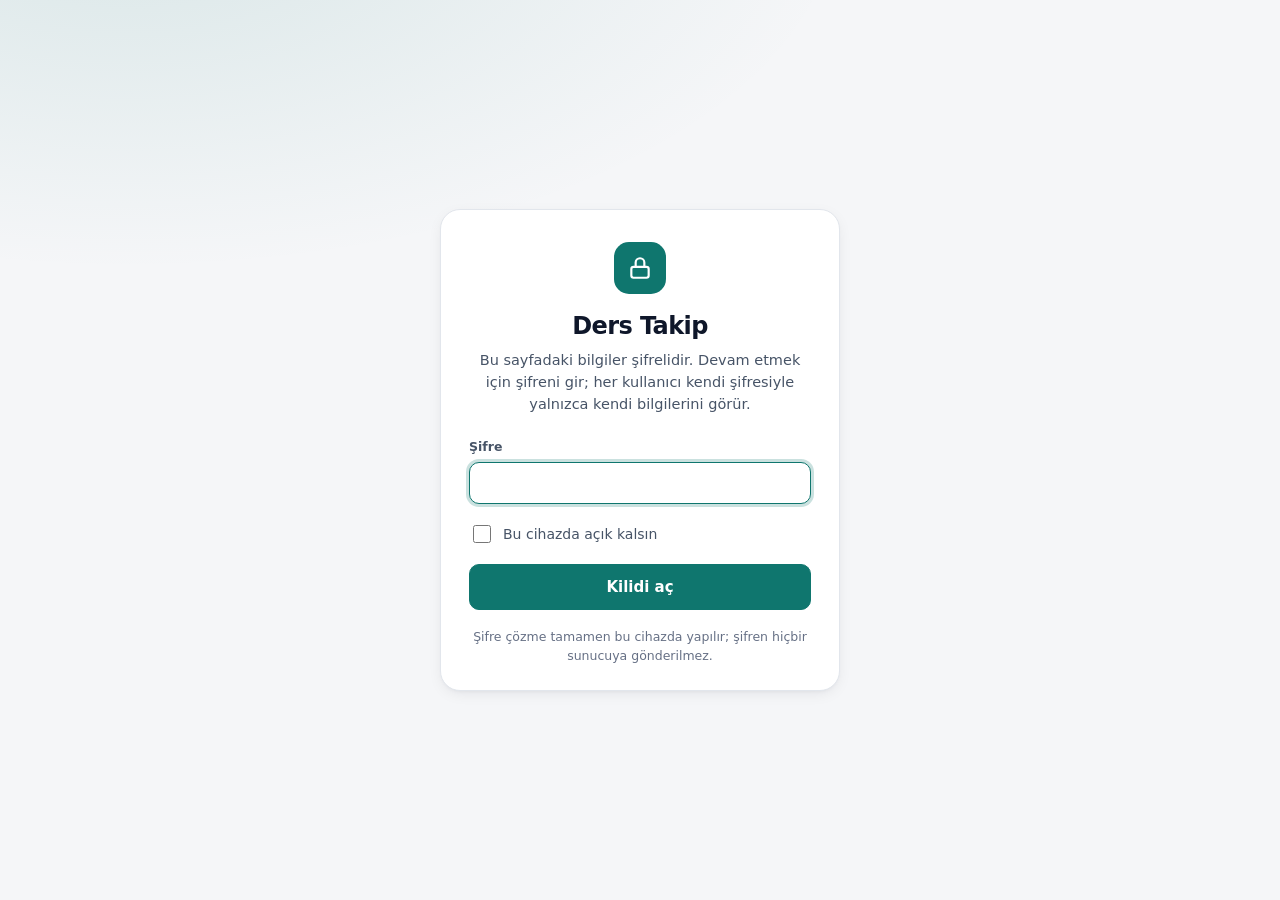
<file: index.html>
<!DOCTYPE html>
<html lang="tr">
<head>
<meta charset="utf-8">
<meta name="viewport" content="width=device-width, initial-scale=1, viewport-fit=cover">
<meta http-equiv="Content-Security-Policy" content="default-src 'self'; script-src 'self'; style-src 'self' 'unsafe-inline' https://fonts.googleapis.com; font-src https://fonts.gstatic.com; img-src 'self' data:; connect-src 'self' https://api.github.com https://gist.githubusercontent.com; object-src 'none'; base-uri 'none'; form-action 'none'">
<meta name="referrer" content="no-referrer">
<meta name="robots" content="noindex, nofollow, noarchive">
<meta name="color-scheme" content="light dark">
<meta name="theme-color" content="#f5f6f8" media="(prefers-color-scheme: light)">
<meta name="theme-color" content="#0b0f15" media="(prefers-color-scheme: dark)">
<meta name="application-name" content="Ders Takip">
<meta name="mobile-web-app-capable" content="yes">
<meta name="apple-mobile-web-app-capable" content="yes">
<meta name="apple-mobile-web-app-title" content="Ders Takip">
<meta name="apple-mobile-web-app-status-bar-style" content="default">
<link rel="manifest" href="manifest.webmanifest">
<link rel="apple-touch-icon" href="icons/apple-touch-icon.png">
<title>Ders Takip</title>
<link rel="icon" type="image/png" sizes="32x32" href="icons/favicon-32.png">
<link rel="preconnect" href="https://fonts.googleapis.com">
<link rel="preconnect" href="https://fonts.gstatic.com" crossorigin>
<link crossorigin="anonymous" href="https://fonts.googleapis.com/css2?family=Plus+Jakarta+Sans:wght@400;500;600;700;800&family=JetBrains+Mono:wght@500;600&display=swap" rel="stylesheet">
<link rel="stylesheet" href="style.css?v=28">
<script src="tema.js?v=28"></script>
</head>
<body>

<main class="lock" id="lock" hidden>
  <div class="lock-card">
    <div class="brand-mark lock-mark" aria-hidden="true">
      <svg viewBox="0 0 24 24"><rect x="4" y="11" width="16" height="10" rx="2"/><path d="M8 11V7a4 4 0 0 1 8 0v4"/></svg>
    </div>
    <h1 class="lock-title">Ders Takip</h1>
    <p class="lock-sub">Bu sayfadaki bilgiler şifrelidir. Devam etmek için şifreni gir; her kullanıcı kendi şifresiyle yalnızca kendi bilgilerini görür.</p>
    <form id="lockForm" class="lock-form" novalidate>
      <div class="field">
        <label for="lockPw">Şifre</label>
        <input id="lockPw" class="input" type="password" name="password" autocomplete="current-password" required>
      </div>
      <label class="lock-remember"><input type="checkbox" id="lockRemember"> Bu cihazda açık kalsın</label>
      <button id="lockBtn" class="btn btn-primary" type="submit">Kilidi aç</button>
    </form>
    <p class="lock-err" id="lockErr" role="alert" hidden></p>
    <p class="help lock-foot">Şifre çözme tamamen bu cihazda yapılır; şifren hiçbir sunucuya gönderilmez.</p>
  </div>
</main>

<div id="app" hidden>
<a class="skip" href="#view">İçeriğe geç</a>
<div class="app">
  <aside class="sidebar" aria-label="Ana menü">
    <div class="brand">
      <div class="brand-mark" aria-hidden="true">
        <svg viewBox="0 0 24 24"><path d="M22 10 12 5 2 10l10 5 10-5z"/><path d="M6 12v5c3 3 9 3 12 0v-5"/></svg>
      </div>
      <div>
        <div class="brand-title">Ders Takip</div>
        <div class="brand-sub" id="brandSub"></div>
      </div>
    </div>
    <nav class="nav" id="nav"></nav>
    <div class="side-foot" id="sideFoot"></div>
  </aside>

  <main class="main">
    <header class="topbar">
      <div class="topbar-left">
        <h1 class="page-title" id="pageTitle">Bugün</h1>
        <span class="week-pill" id="weekPill"></span>
      </div>
      <div class="topbar-right">
        <a class="sync-pill" id="syncPill" href="#ayarlar" hidden></a>
        <button class="icon-btn" id="themeBtn" type="button" aria-label="Temayı değiştir"></button>
        <button class="icon-btn only-mobile" id="settingsBtnTop" type="button" aria-label="Ayarlar"></button>
      </div>
    </header>
    <div id="view" class="view" tabindex="-1"></div>
  </main>

  <nav class="tabbar" id="tabbar" aria-label="Alt menü"></nav>
</div>

<div class="drawer-wrap" id="drawerWrap" hidden>
  <div class="scrim" data-close></div>
  <section class="drawer" id="drawer" role="dialog" aria-modal="true" aria-labelledby="drawerTitle"></section>
</div>

<div class="toast-wrap" id="toasts" aria-live="polite"></div>
</div>

<noscript><p style="padding:24px;font-family:sans-serif">Bu uygulama için JavaScript gereklidir.</p></noscript>
<script src="sabitler.js?v=28"></script>
<script src="kilit.js?v=28"></script>
</body>
</html>
</file>
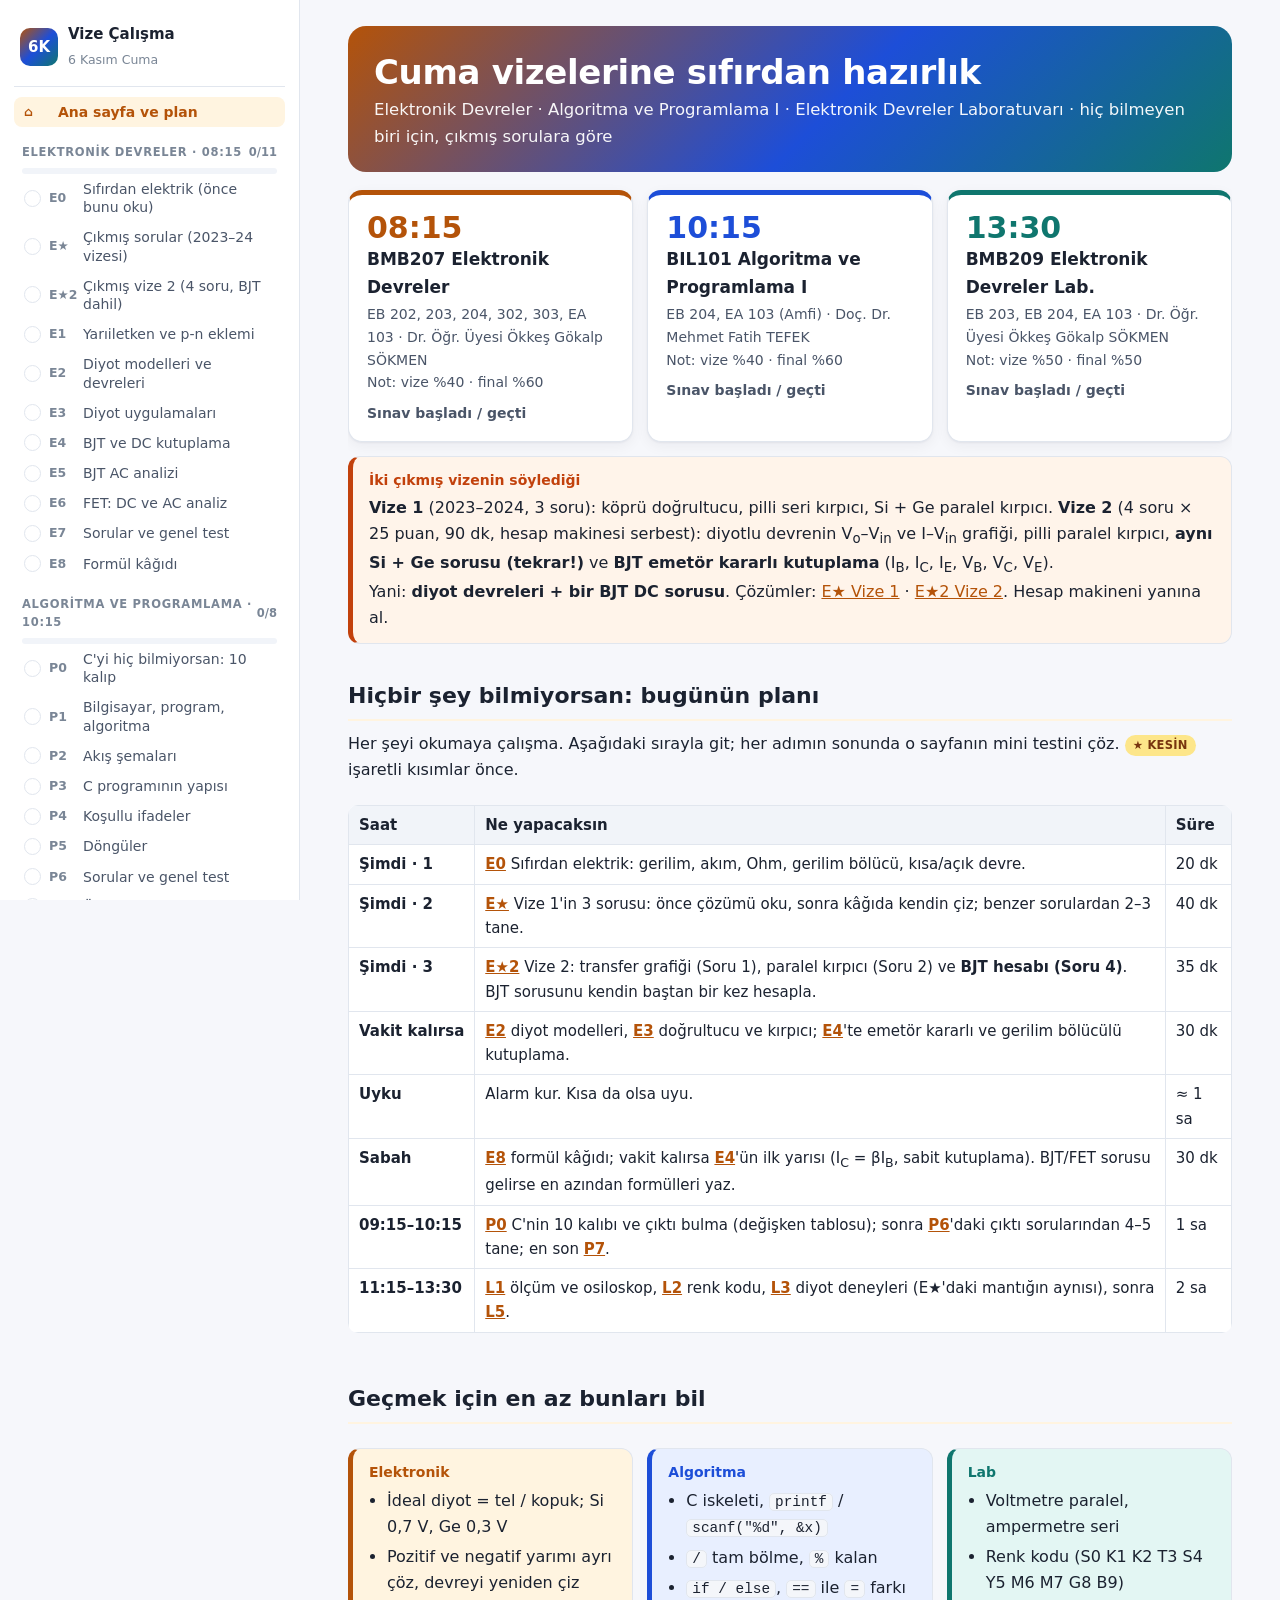
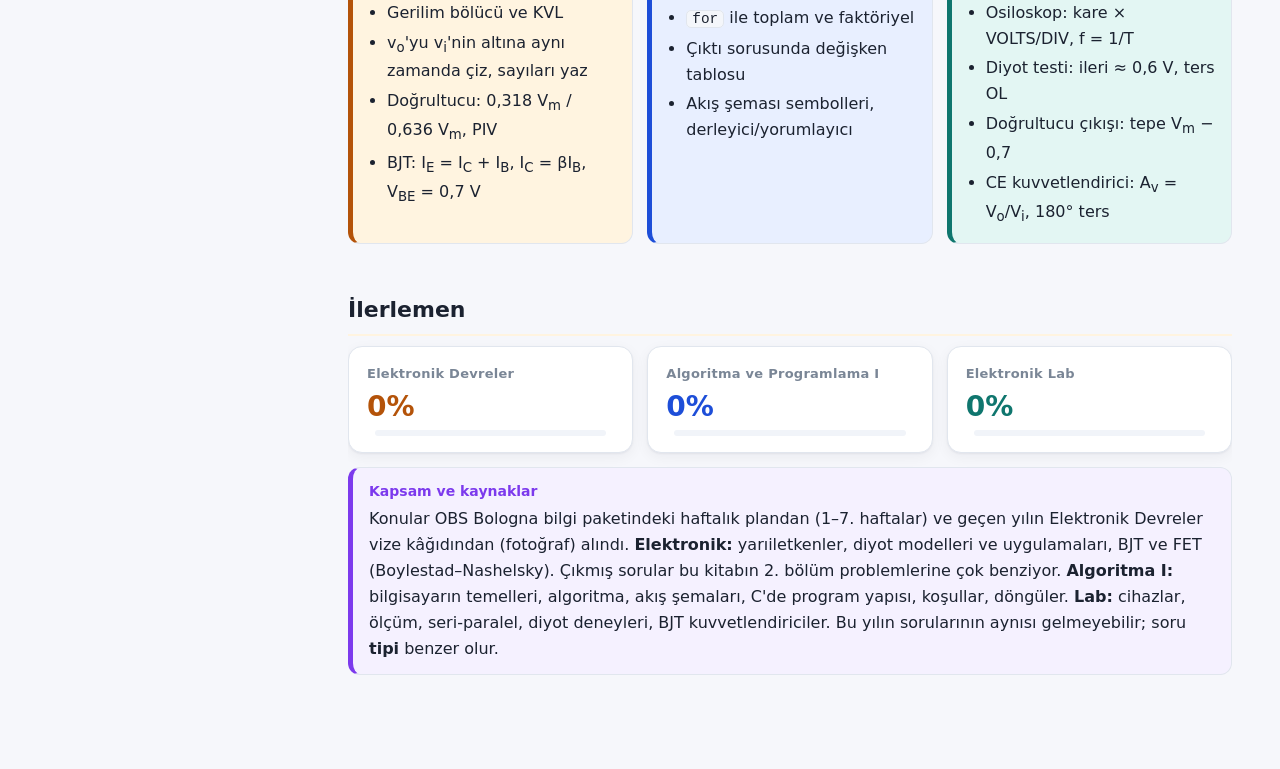
<file: vize/index.html>
<!doctype html>
<html lang="tr">
<head>
<meta charset="utf-8">
<meta name="viewport" content="width=device-width, initial-scale=1">
<title>Vize Çalışma · 6 Kasım</title>
<style>
:root {
  --bg: #f6f7fb; --panel: #ffffff; --panel2: #f1f4f9; --text: #1b2230; --text2: #4a5568; --text3: #7a8696;
  --border: #e1e6ee; --dd: #b45309; --dd-soft: #fff4e0; --os: #1d4ed8; --os-soft: #e8efff; --lb: #0f766e; --lb-soft: #e3f6f3;
  --info: #2563eb; --info-soft: #eef4ff; --ok: #15803d; --ok-soft: #ecfbf1; --warn: #c2410c; --warn-soft: #fff4ea;
  --tip: #7c3aed; --tip-soft: #f5f1ff; --bad: #b91c1c; --bad-soft: #fdeeee; --code-bg: #f4f6fa;
  --acc: var(--dd); --acc-soft: var(--dd-soft); --shadow: 0 1px 2px rgba(16,24,40,.05), 0 4px 14px rgba(16,24,40,.05);
}
:root[data-theme="dark"] {
  --bg: #0f131a; --panel: #161b24; --panel2: #1c2330; --text: #e6eaf0; --text2: #b3bdca; --text3: #8592a3;
  --border: #283142; --dd: #f5b14c; --dd-soft: #3a2a12; --os: #6ea0ff; --os-soft: #16234a; --lb: #3fd0b8; --lb-soft: #11302b;
  --info: #6ea2ff; --info-soft: #18243d; --ok: #4ad083; --ok-soft: #142b1f; --warn: #ff9a5c; --warn-soft: #33221a;
  --tip: #b392ff; --tip-soft: #261e3d; --bad: #ff7a7a; --bad-soft: #3a1c1f; --code-bg: #121822; --shadow: none;
}
@media (prefers-color-scheme: dark) {
  :root:not([data-theme="light"]) {
    --bg: #0f131a; --panel: #161b24; --panel2: #1c2330; --text: #e6eaf0; --text2: #b3bdca; --text3: #8592a3;
    --border: #283142; --dd: #f5b14c; --dd-soft: #3a2a12; --os: #6ea0ff; --os-soft: #16234a; --lb: #3fd0b8; --lb-soft: #11302b;
    --info: #6ea2ff; --info-soft: #18243d; --ok: #4ad083; --ok-soft: #142b1f; --warn: #ff9a5c; --warn-soft: #33221a;
    --tip: #b392ff; --tip-soft: #261e3d; --bad: #ff7a7a; --bad-soft: #3a1c1f; --code-bg: #121822; --shadow: none;
  }
}
* { box-sizing: border-box; }
html { font-size: 16px; scroll-behavior: smooth; }
body { margin: 0; background: var(--bg); color: var(--text); font-family: 'Segoe UI', system-ui, -apple-system, 'Helvetica Neue', Arial, sans-serif; line-height: 1.62; -webkit-font-smoothing: antialiased; }
a { color: var(--acc); }
code, pre, .mono { font-family: Consolas, 'Cascadia Code', 'JetBrains Mono', monospace; }
code { background: var(--code-bg); border: 1px solid var(--border); border-radius: 5px; padding: 0 5px; font-size: .9em; }
pre { background: var(--code-bg); border: 1px solid var(--border); border-left: 4px solid var(--acc); border-radius: 8px; padding: 12px 14px; overflow-x: auto; font-size: .88rem; line-height: 1.5; }
pre .c { color: var(--text3); font-style: italic; }
math { font-family: 'Cambria Math', 'STIX Two Math', 'Latin Modern Math', serif; font-size: 1.1em; }
.mb { overflow-x: auto; overflow-y: hidden; max-width: 100%; margin: .6em 0; padding: 2px 0; }
math[display="block"] { margin: 0; }

/* Yerleşim */
.layout { display: grid; grid-template-columns: 300px minmax(0, 1fr); min-height: 100vh; }
.side { position: sticky; top: 0; height: 100vh; overflow-y: auto; background: var(--panel); border-right: 1px solid var(--border); padding: 18px 14px 40px; }
.brand { display: flex; align-items: center; gap: 10px; padding: 4px 6px 14px; border-bottom: 1px solid var(--border); margin-bottom: 10px; }
.brand .logo { width: 38px; height: 38px; border-radius: 10px; background: linear-gradient(135deg, var(--dd), var(--os), var(--lb)); display: grid; place-items: center; color: #fff; font-weight: 800; font-size: 15px; }
.brand b { display: block; font-size: 15px; } .brand span { font-size: 12.5px; color: var(--text3); }
.navh { display: flex; justify-content: space-between; align-items: center; font-size: 11.5px; font-weight: 700; letter-spacing: .06em; text-transform: uppercase; color: var(--text3); margin: 16px 8px 6px; }
.navh .pc { font-weight: 700; letter-spacing: 0; text-transform: none; }
.side nav a { display: flex; align-items: center; gap: 8px; padding: 6px 10px; border-radius: 8px; color: var(--text2); text-decoration: none; font-size: 14px; line-height: 1.3; }
.side nav a:hover { background: var(--panel2); color: var(--text); }
.side nav a.on { background: var(--acc-soft); color: var(--acc); font-weight: 650; }
.side nav a .ck { width: 17px; height: 17px; flex: none; border-radius: 50%; border: 1.6px solid var(--border); display: grid; place-items: center; font-size: 11px; color: transparent; }
.side nav a.done .ck { background: var(--ok); border-color: var(--ok); color: #fff; }
.side nav a .num { font-variant-numeric: tabular-nums; font-weight: 700; min-width: 26px; color: var(--text3); font-size: 12.5px; }
.side nav a.on .num { color: var(--acc); }
.bar { height: 6px; border-radius: 4px; background: var(--panel2); overflow: hidden; margin: 0 8px; }
.bar i { display: block; height: 100%; background: var(--acc); border-radius: 4px; transition: width .3s; }
.side .tools { display: flex; gap: 8px; margin: 18px 6px 0; }
.btn { appearance: none; border: 1px solid var(--border); background: var(--panel); color: var(--text); border-radius: 9px; padding: 7px 12px; font: inherit; font-size: 14px; cursor: pointer; display: inline-flex; align-items: center; gap: 6px; }
.btn:hover { background: var(--panel2); }
.btn.pri { background: var(--acc); color: #fff; border-color: var(--acc); }
.btn.pri:hover { filter: brightness(1.07); }
.btn.sm { padding: 4px 9px; font-size: 13px; }
main { padding: 26px clamp(16px, 4vw, 48px) 80px; max-width: 980px; width: 100%; }
.topbar { display: none; }

/* Bölümler */
section.page { display: none; }
section.page.show { display: block; animation: fade .18s ease; overflow-x: auto; }
@keyframes fade { from { opacity: .4; transform: translateY(4px); } to { opacity: 1; transform: none; } }
.dd { --acc: var(--dd); --acc-soft: var(--dd-soft); }
.os { --acc: var(--os); --acc-soft: var(--os-soft); }
.lb { --acc: var(--lb); --acc-soft: var(--lb-soft); }
.crumb { font-size: 13px; color: var(--text3); font-weight: 600; letter-spacing: .02em; }
h1 { font-size: clamp(26px, 3.4vw, 34px); line-height: 1.2; margin: 4px 0 6px; letter-spacing: -.01em; }
h1 .tag, h2 .tag { vertical-align: middle; }
.lead { font-size: 17px; color: var(--text2); margin: 4px 0 18px; }
h2 { font-size: 22px; margin: 34px 0 10px; padding-bottom: 6px; border-bottom: 2px solid var(--acc-soft); }
h3 { font-size: 18px; margin: 24px 0 8px; }
h4 { font-size: 16px; margin: 16px 0 6px; color: var(--text2); }
p { margin: 8px 0 12px; }
ul, ol { padding-left: 22px; } li { margin: 4px 0; }
.tag { display: inline-block; font-size: 11.5px; font-weight: 700; padding: 1px 8px; border-radius: 20px; background: #fde68a; color: #78350f; letter-spacing: .02em; }
.tag.ileri { background: var(--panel2); color: var(--text3); border: 1px solid var(--border); }
.card { background: var(--panel); border: 1px solid var(--border); border-radius: 14px; padding: 16px 18px; box-shadow: var(--shadow); margin: 14px 0; }
.box { border-radius: 12px; padding: 12px 16px; margin: 14px 0; border: 1px solid var(--border); border-left-width: 5px; background: var(--panel); }
.box > .bt { font-weight: 750; font-size: 14px; margin-bottom: 4px; display: flex; align-items: center; gap: 8px; }
.box.tanim { border-left-color: var(--info); background: var(--info-soft); } .box.tanim > .bt { color: var(--info); }
.box.ornek { border-left-color: var(--ok); background: var(--ok-soft); } .box.ornek > .bt { color: var(--ok); }
.box.dikkat { border-left-color: var(--warn); background: var(--warn-soft); } .box.dikkat > .bt { color: var(--warn); }
.box.ipucu { border-left-color: var(--tip); background: var(--tip-soft); } .box.ipucu > .bt { color: var(--tip); }
.box.ozet { border-left-color: var(--acc); background: var(--acc-soft); } .box.ozet > .bt { color: var(--acc); }
.box p:first-of-type { margin-top: 2px; } .box > :last-child { margin-bottom: 2px; }
table { border-collapse: collapse; width: 100%; margin: 10px 0 14px; font-size: 15px; background: var(--panel); border-radius: 10px; overflow: hidden; }
th, td { border: 1px solid var(--border); padding: 7px 10px; text-align: left; vertical-align: top; }
th { background: var(--panel2); font-weight: 650; }
table.c th, table.c td { text-align: center; }
.tw { overflow-x: auto; }
.grid2 { display: grid; grid-template-columns: minmax(0,1fr) minmax(0,1fr); gap: 14px; }
.grid2 > *, .grid3 > * { min-width: 0; }
.grid3 { display: grid; grid-template-columns: repeat(3, minmax(0,1fr)); gap: 14px; }
details.sol { border: 1px dashed var(--border); border-radius: 10px; padding: 0 14px; margin: 10px 0 14px; background: var(--panel); }
details.sol > summary { cursor: pointer; padding: 9px 0; font-weight: 650; color: var(--acc); list-style: none; display: flex; align-items: center; gap: 8px; }
details.sol > summary::before { content: "▸"; transition: transform .15s; display: inline-block; }
details.sol[open] > summary::before { transform: rotate(90deg); }
details.sol[open] { padding-bottom: 8px; border-style: solid; }
.step { display: grid; grid-template-columns: 30px 1fr; gap: 8px; margin: 8px 0; }
.step > b { width: 26px; height: 26px; border-radius: 50%; background: var(--acc); color: #fff; display: grid; place-items: center; font-size: 13px; margin-top: 2px; }
.soru { background: var(--panel); border: 1px solid var(--border); border-radius: 12px; padding: 12px 16px; margin: 12px 0; }
.soru > .n { font-weight: 750; color: var(--acc); margin-right: 6px; }
.done-row { display: flex; align-items: center; justify-content: space-between; gap: 10px; flex-wrap: wrap; margin-top: 40px; padding-top: 18px; border-top: 1px solid var(--border); }
.done-btn.isdone { background: var(--ok); border-color: var(--ok); color: #fff; }

/* Test */
.quiz { margin: 16px 0; }
.q { background: var(--panel); border: 1px solid var(--border); border-radius: 12px; padding: 14px 16px; margin: 12px 0; }
.q .qt { font-weight: 600; margin-bottom: 8px; }
.q .qt .qn { color: var(--acc); margin-right: 6px; }
.q .opts { display: grid; gap: 7px; }
.q .opt { text-align: left; border: 1px solid var(--border); background: var(--panel2); color: var(--text); border-radius: 9px; padding: 8px 12px; font: inherit; cursor: pointer; }
.q .opt:hover:not([disabled]) { border-color: var(--acc); }
.q .opt.right { background: var(--ok-soft); border-color: var(--ok); color: var(--text); font-weight: 600; }
.q .opt.wrong { background: var(--bad-soft); border-color: var(--bad); }
.q .opt[disabled] { cursor: default; }
.q .exp { display: none; margin-top: 10px; font-size: 15px; color: var(--text2); border-top: 1px dashed var(--border); padding-top: 8px; }
.q.answered .exp { display: block; }
.score { font-weight: 700; }

/* Ana sayfa */
.hero { border-radius: 18px; padding: 26px 26px 22px; color: #fff; background: linear-gradient(135deg, #b45309, #1d4ed8 55%, #0f766e); margin-bottom: 18px; }
.hero h1 { color: #fff; margin: 0 0 4px; }
.hero p { margin: 0; opacity: .95; font-size: 16.5px; }
.exam { display: grid; grid-template-columns: repeat(3, minmax(0,1fr)); gap: 14px; }
.exam .card { margin: 0; border-top: 5px solid var(--acc); }
.exam .t { font-size: 30px; font-weight: 800; color: var(--acc); line-height: 1.1; }
.exam .n { font-weight: 700; font-size: 17px; margin: 2px 0; }
.exam .r { color: var(--text2); font-size: 14px; }
.exam .cd { margin-top: 8px; font-weight: 700; font-size: 14px; color: var(--text2); }
.plan td:first-child { white-space: nowrap; font-weight: 650; }
.prog { display: grid; grid-template-columns: repeat(3, minmax(0,1fr)); gap: 14px; }
.prog .card { margin: 0; }
.prog .big { font-size: 28px; font-weight: 800; color: var(--acc); }

/* Araçlar */
.sim input, .sim select { font: inherit; padding: 5px 8px; border: 1px solid var(--border); border-radius: 7px; background: var(--panel); color: var(--text); width: 100%; }
.sim table input { min-width: 54px; }
.sim .row { display: flex; gap: 10px; flex-wrap: wrap; align-items: end; margin: 8px 0; }
.sim .row label { font-size: 13px; font-weight: 650; color: var(--text2); display: grid; gap: 3px; }
.gantt { display: flex; margin: 12px 0 30px; border-radius: 8px; overflow: visible; position: relative; min-height: 46px; }
.gantt .gb { position: relative; border: 1px solid rgba(0,0,0,.18); color: #fff; font-weight: 700; display: grid; place-items: center; min-width: 26px; height: 44px; font-size: 14px; }
.gantt .gb .tl { position: absolute; bottom: -22px; left: -6px; font-size: 12px; color: var(--text2); font-weight: 600; }
.gantt .gb .tr { position: absolute; bottom: -22px; right: -6px; font-size: 12px; color: var(--text2); font-weight: 600; }
.gantt .idle { background: repeating-linear-gradient(45deg, var(--panel2), var(--panel2) 6px, var(--border) 6px, var(--border) 12px) !important; color: var(--text3); }

@media (max-width: 900px) {
  .layout { grid-template-columns: minmax(0, 1fr); }
  .side { position: fixed; inset: 0 auto 0 0; width: 300px; z-index: 50; transform: translateX(-102%); transition: transform .2s; box-shadow: 0 0 40px rgba(0,0,0,.25); }
  body.navopen .side { transform: none; }
  #topTitle { white-space: nowrap; overflow: hidden; text-overflow: ellipsis; min-width: 0; }
  .topbar { display: flex; position: sticky; top: 0; z-index: 40; align-items: center; gap: 10px; padding: 10px 16px; background: var(--panel); border-bottom: 1px solid var(--border); }
  .grid2, .grid3, .exam, .prog { grid-template-columns: minmax(0,1fr); }
  main { padding-top: 16px; }
}
@media print {
  .side, .topbar, .done-row, .btn { display: none !important; }
  .layout { display: block; }
  section.page { display: block !important; break-before: page; }
  details.sol { display: block; } details.sol > * { display: block; }
}
</style>
</head>
<body>
<div class="topbar"><button class="btn sm" id="menuBtn" aria-label="Menüyü aç">☰ Menü</button><b id="topTitle">Vize Çalışma</b></div>
<div class="layout">
<aside class="side" id="side">
  <div class="brand"><div class="logo">6K</div><div><b>Vize Çalışma</b><span>6 Kasım Cuma</span></div></div>
  <nav id="nav">
    <a href="#home" data-k="home"><span class="num">⌂</span>Ana sayfa ve plan</a>
    <div class="navh dd"><span>Elektronik Devreler · 08:15</span><span class="pc" id="pc-dd">0/0</span></div>
    <div class="bar dd"><i id="bar-dd" style="width:0"></i></div>
    <a href="#d0" class="dd"><span class="ck">✓</span><span class="num">E0</span>Sıfırdan elektrik (önce bunu oku)</a>
    <a href="#d9" class="dd"><span class="ck">✓</span><span class="num">E★</span>Çıkmış sorular (2023–24 vizesi)</a>
    <a href="#d10" class="dd"><span class="ck">✓</span><span class="num">E★2</span>Çıkmış vize 2 (4 soru, BJT dahil)</a>
    <a href="#d1" class="dd"><span class="ck">✓</span><span class="num">E1</span>Yarıiletken ve p-n eklemi</a>
    <a href="#d2" class="dd"><span class="ck">✓</span><span class="num">E2</span>Diyot modelleri ve devreleri</a>
    <a href="#d3" class="dd"><span class="ck">✓</span><span class="num">E3</span>Diyot uygulamaları</a>
    <a href="#d4" class="dd"><span class="ck">✓</span><span class="num">E4</span>BJT ve DC kutuplama</a>
    <a href="#d5" class="dd"><span class="ck">✓</span><span class="num">E5</span>BJT AC analizi</a>
    <a href="#d6" class="dd"><span class="ck">✓</span><span class="num">E6</span>FET: DC ve AC analiz</a>
    <a href="#d7" class="dd"><span class="ck">✓</span><span class="num">E7</span>Sorular ve genel test</a>
    <a href="#d8" class="dd"><span class="ck">✓</span><span class="num">E8</span>Formül kâğıdı</a>
    <div class="navh os"><span>Algoritma ve Programlama · 10:15</span><span class="pc" id="pc-os">0/0</span></div>
    <div class="bar os"><i id="bar-os" style="width:0"></i></div>
    <a href="#o0" class="os"><span class="ck">✓</span><span class="num">P0</span>C'yi hiç bilmiyorsan: 10 kalıp</a>
    <a href="#o1" class="os"><span class="ck">✓</span><span class="num">P1</span>Bilgisayar, program, algoritma</a>
    <a href="#o2" class="os"><span class="ck">✓</span><span class="num">P2</span>Akış şemaları</a>
    <a href="#o3" class="os"><span class="ck">✓</span><span class="num">P3</span>C programının yapısı</a>
    <a href="#o4" class="os"><span class="ck">✓</span><span class="num">P4</span>Koşullu ifadeler</a>
    <a href="#o5" class="os"><span class="ck">✓</span><span class="num">P5</span>Döngüler</a>
    <a href="#o6" class="os"><span class="ck">✓</span><span class="num">P6</span>Sorular ve genel test</a>
    <a href="#o7" class="os"><span class="ck">✓</span><span class="num">P7</span>Özet kâğıdı</a>
    <div class="navh lb"><span>Elektronik Lab · 13:30</span><span class="pc" id="pc-lb">0/0</span></div>
    <div class="bar lb"><i id="bar-lb" style="width:0"></i></div>
    <a href="#l1" class="lb"><span class="ck">✓</span><span class="num">L1</span>Cihazlar ve ölçüm</a>
    <a href="#l2" class="lb"><span class="ck">✓</span><span class="num">L2</span>Seri-paralel, bölücüler</a>
    <a href="#l3" class="lb"><span class="ck">✓</span><span class="num">L3</span>Diyot deneyleri</a>
    <a href="#l4" class="lb"><span class="ck">✓</span><span class="num">L4</span>BJT kuvvetlendirici deneyleri</a>
    <a href="#l5" class="lb"><span class="ck">✓</span><span class="num">L5</span>Sorular ve özet</a>
    <div class="navh"><span>Araçlar</span></div>
    <a href="#araclar" class="dd"><span class="num">⚙</span>Renk kodu, kutuplama, doğrultucu</a>
  </nav>
  <div class="tools">
    <button class="btn sm" id="themeBtn" title="Açık / koyu tema">◐ Tema</button>
    <button class="btn sm" id="resetBtn" title="İlerlemeyi sıfırla">↺ Sıfırla</button>
  </div>
</aside>
<main id="main">

<!-- ===================== ANA SAYFA ===================== -->
<section class="page" id="home">
  <div class="hero">
    <h1>Cuma vizelerine sıfırdan hazırlık</h1>
    <p>Elektronik Devreler · Algoritma ve Programlama I · Elektronik Devreler Laboratuvarı · hiç bilmeyen biri için, çıkmış sorulara göre</p>
  </div>

  <div class="exam">
    <div class="card dd"><div class="t">08:15</div><div class="n">BMB207 Elektronik Devreler</div>
      <div class="r">EB 202, 203, 204, 302, 303, EA 103 · Dr. Öğr. Üyesi Ökkeş Gökalp SÖKMEN<br>Not: vize %40 · final %60</div>
      <div class="cd" data-cd="2026-11-06T08:15:00"></div></div>
    <div class="card os"><div class="t">10:15</div><div class="n">BIL101 Algoritma ve Programlama I</div>
      <div class="r">EB 204, EA 103 (Amfi) · Doç. Dr. Mehmet Fatih TEFEK<br>Not: vize %40 · final %60</div>
      <div class="cd" data-cd="2026-11-06T10:15:00"></div></div>
    <div class="card lb"><div class="t">13:30</div><div class="n">BMB209 Elektronik Devreler Lab.</div>
      <div class="r">EB 203, EB 204, EA 103 · Dr. Öğr. Üyesi Ökkeş Gökalp SÖKMEN<br>Not: vize %50 · final %50</div>
      <div class="cd" data-cd="2026-11-06T13:30:00"></div></div>
  </div>

  <div class="box dikkat"><div class="bt">İki çıkmış vizenin söylediği</div><b>Vize 1</b> (2023–2024, 3 soru): köprü doğrultucu, pilli seri kırpıcı, Si + Ge paralel kırpıcı. <b>Vize 2</b> (4 soru × 25 puan, 90 dk, hesap makinesi serbest): diyotlu devrenin V<sub>o</sub>–V<sub>in</sub> ve I–V<sub>in</sub> grafiği, pilli paralel kırpıcı, <b>aynı Si + Ge sorusu (tekrar!)</b> ve <b>BJT emetör kararlı kutuplama</b> (I<sub>B</sub>, I<sub>C</sub>, I<sub>E</sub>, V<sub>B</sub>, V<sub>C</sub>, V<sub>E</sub>).<br>Yani: <b>diyot devreleri + bir BJT DC sorusu</b>. Çözümler: <a href="#d9">E★ Vize 1</a> · <a href="#d10">E★2 Vize 2</a>. Hesap makineni yanına al.</div>

  <h2>Hiçbir şey bilmiyorsan: bugünün planı</h2>
  <p>Her şeyi okumaya çalışma. Aşağıdaki sırayla git; her adımın sonunda o sayfanın mini testini çöz. <span class="tag">★ KESİN</span> işaretli kısımlar önce.</p>
  <div class="tw"><table class="plan">
    <tr><th>Saat</th><th>Ne yapacaksın</th><th>Süre</th></tr>
    <tr><td>Şimdi · 1</td><td><a href="#d0"><b>E0</b></a> Sıfırdan elektrik: gerilim, akım, Ohm, gerilim bölücü, kısa/açık devre.</td><td>20 dk</td></tr>
    <tr><td>Şimdi · 2</td><td><a href="#d9"><b>E★</b></a> Vize 1'in 3 sorusu: önce çözümü oku, sonra kâğıda kendin çiz; benzer sorulardan 2–3 tane.</td><td>40 dk</td></tr>
    <tr><td>Şimdi · 3</td><td><a href="#d10"><b>E★2</b></a> Vize 2: transfer grafiği (Soru 1), paralel kırpıcı (Soru 2) ve <b>BJT hesabı (Soru 4)</b>. BJT sorusunu kendin baştan bir kez hesapla.</td><td>35 dk</td></tr>
    <tr><td>Vakit kalırsa</td><td><a href="#d2"><b>E2</b></a> diyot modelleri, <a href="#d3"><b>E3</b></a> doğrultucu ve kırpıcı; <a href="#d4"><b>E4</b></a>'te emetör kararlı ve gerilim bölücülü kutuplama.</td><td>30 dk</td></tr>
    <tr><td>Uyku</td><td>Alarm kur. Kısa da olsa uyu.</td><td>≈ 1 sa</td></tr>
    <tr><td>Sabah</td><td><a href="#d8"><b>E8</b></a> formül kâğıdı; vakit kalırsa <a href="#d4"><b>E4</b></a>'ün ilk yarısı (I<sub>C</sub> = βI<sub>B</sub>, sabit kutuplama). BJT/FET sorusu gelirse en azından formülleri yaz.</td><td>30 dk</td></tr>
    <tr><td>09:15–10:15</td><td><a href="#o0"><b>P0</b></a> C'nin 10 kalıbı ve çıktı bulma (değişken tablosu); sonra <a href="#o6"><b>P6</b></a>'daki çıktı sorularından 4–5 tane; en son <a href="#o7"><b>P7</b></a>.</td><td>1 sa</td></tr>
    <tr><td>11:15–13:30</td><td><a href="#l1"><b>L1</b></a> ölçüm ve osiloskop, <a href="#l2"><b>L2</b></a> renk kodu, <a href="#l3"><b>L3</b></a> diyot deneyleri (E★'daki mantığın aynısı), sonra <a href="#l5"><b>L5</b></a>.</td><td>2 sa</td></tr>
  </table></div>

  <h2>Geçmek için en az bunları bil</h2>
  <div class="grid3">
    <div class="box ozet dd"><div class="bt">Elektronik</div>
      <ul style="margin:4px 0;padding-left:18px">
        <li>İdeal diyot = tel / kopuk; Si 0,7 V, Ge 0,3 V</li>
        <li>Pozitif ve negatif yarımı ayrı çöz, devreyi yeniden çiz</li>
        <li>Gerilim bölücü ve KVL</li>
        <li>v<sub>o</sub>'yu v<sub>i</sub>'nin altına aynı zamanda çiz, sayıları yaz</li>
        <li>Doğrultucu: 0,318 V<sub>m</sub> / 0,636 V<sub>m</sub>, PIV</li>
        <li>BJT: I<sub>E</sub> = I<sub>C</sub> + I<sub>B</sub>, I<sub>C</sub> = βI<sub>B</sub>, V<sub>BE</sub> = 0,7 V</li>
      </ul></div>
    <div class="box ozet os"><div class="bt">Algoritma</div>
      <ul style="margin:4px 0;padding-left:18px">
        <li>C iskeleti, <code>printf</code> / <code>scanf("%d", &amp;x)</code></li>
        <li><code>/</code> tam bölme, <code>%</code> kalan</li>
        <li><code>if / else</code>, <code>==</code> ile <code>=</code> farkı</li>
        <li><code>for</code> ile toplam ve faktöriyel</li>
        <li>Çıktı sorusunda değişken tablosu</li>
        <li>Akış şeması sembolleri, derleyici/yorumlayıcı</li>
      </ul></div>
    <div class="box ozet lb"><div class="bt">Lab</div>
      <ul style="margin:4px 0;padding-left:18px">
        <li>Voltmetre paralel, ampermetre seri</li>
        <li>Renk kodu (S0 K1 K2 T3 S4 Y5 M6 M7 G8 B9)</li>
        <li>Osiloskop: kare × VOLTS/DIV, f = 1/T</li>
        <li>Diyot testi: ileri ≈ 0,6 V, ters OL</li>
        <li>Doğrultucu çıkışı: tepe V<sub>m</sub> − 0,7</li>
        <li>CE kuvvetlendirici: A<sub>v</sub> = V<sub>o</sub>/V<sub>i</sub>, 180° ters</li>
      </ul></div>
  </div>

  <h2>İlerlemen</h2>
  <div class="prog">
    <div class="card dd"><div class="crumb">Elektronik Devreler</div><div class="big" id="hp-dd">0%</div><div class="bar"><i id="hb-dd" style="width:0"></i></div></div>
    <div class="card os"><div class="crumb">Algoritma ve Programlama I</div><div class="big" id="hp-os">0%</div><div class="bar"><i id="hb-os" style="width:0"></i></div></div>
    <div class="card lb"><div class="crumb">Elektronik Lab</div><div class="big" id="hp-lb">0%</div><div class="bar"><i id="hb-lb" style="width:0"></i></div></div>
  </div>

  <div class="box ipucu"><div class="bt">Kapsam ve kaynaklar</div>
  Konular OBS Bologna bilgi paketindeki haftalık plandan (1–7. haftalar) ve geçen yılın Elektronik Devreler vize kâğıdından (fotoğraf) alındı.
  <b>Elektronik:</b> yarıiletkenler, diyot modelleri ve uygulamaları, BJT ve FET (Boylestad–Nashelsky). Çıkmış sorular bu kitabın 2. bölüm problemlerine çok benziyor.
  <b>Algoritma I:</b> bilgisayarın temelleri, algoritma, akış şemaları, C'de program yapısı, koşullar, döngüler.
  <b>Lab:</b> cihazlar, ölçüm, seri-paralel, diyot deneyleri, BJT kuvvetlendiriciler.
  Bu yılın sorularının aynısı gelmeyebilir; soru <b>tipi</b> benzer olur.
  </div>
</section>

<!-- ===================== E0 ===================== -->
<section class="page dd" id="d0">
<div class="crumb">Elektronik Devreler + Lab · Hiç bilmeyen için başlangıç</div>
<h1>E0 · Sıfırdan elektrik: gerilim, akım, direnç</h1>
<p class="lead">Diyot ve transistör sorularının hepsi aynı üç kurala dayanır: Ohm yasası, Kirchhoff gerilim yasası ve gerilim bölücü. Bu sayfayı 20 dakikada bitir; sonra çıkmış sorular sayfasına (E★) geç.</p>

<h2>Üç büyüklük <span class="tag">★ KESİN</span></h2>
<div class="tw"><table>
<tr><th>Büyüklük</th><th>Sembol / birim</th><th>Su benzetmesi</th><th>Nasıl düşün</th></tr>
<tr><td><b>Gerilim</b></td><td>V, volt (V)</td><td>Su basıncı farkı</td><td>İki nokta <b>arasında</b> ölçülür. Akımı iten "itme gücü". Pil 9 V = + ucu − ucundan 9 V yüksek.</td></tr>
<tr><td><b>Akım</b></td><td>I, amper (A); mA = 0,001 A</td><td>Borudan akan su miktarı</td><td>Bir telden <b>geçen</b> yük. Yüksek gerilimden alçak gerilime doğru akar.</td></tr>
<tr><td><b>Direnç</b></td><td>R, ohm (Ω); kΩ = 1000 Ω</td><td>Borunun darlığı</td><td>Akıma karşı koyma. Büyük direnç → az akım.</td></tr>
</table></div>
<p><b>Toprak (⏚, 0 V):</b> gerilimleri ölçtüğümüz referans nokta. "A noktası 5 V" demek, "A ile toprak arası 5 V" demektir.</p>

<h2>Ohm yasası <span class="tag">★ KESİN</span></h2>
<div class="mb"><math xmlns="http://www.w3.org/1998/Math/MathML" display="block"><mrow><mi>V</mi><mo>&#x0003D;</mo><mi>I</mi><mo>&#x000B7;</mo><mi>R</mi><mspace width="2em" /><mi>I</mi><mo>&#x0003D;</mo><mfrac><mrow><mi>V</mi></mrow><mrow><mi>R</mi></mrow></mfrac><mspace width="2em" /><mi>R</mi><mo>&#x0003D;</mo><mfrac><mrow><mi>V</mi></mrow><mrow><mi>I</mi></mrow></mfrac></mrow></math></div>
<div class="box ornek"><div class="bt">Örnekler</div>10 V'luk pile 2 kΩ direnç: I = 10/2000 = 0,005 A = <b>5 mA</b>.<br>1 kΩ'dan 3 mA geçiyor: V = 0,003 · 1000 = <b>3 V</b>.<br><b>Kısayol:</b> volt / kΩ = mA. 12 V / 4 kΩ = 3 mA.</div>

<h2>Kısa devre ve açık devre <span class="tag">★ Diyot sorularının anahtarı</span></h2>
<div class="grid2">
<div class="box tanim"><div class="bt">Kısa devre (tel)</div>İki nokta tel ile bağlı. Aralarındaki gerilim <b>0</b>, yani <b>aynı gerilimdeler</b>. Akım geçebilir. <b>İletimdeki ideal diyot = kısa devre.</b></div>
<div class="box tanim"><div class="bt">Açık devre (kopuk)</div>Bağlantı yok. Akım <b>0</b>. Uçlar arasında herhangi bir gerilim olabilir. <b>Kesimdeki diyot = açık devre.</b></div>
</div>
<p><b>Akım geçmeyen dirençte gerilim düşmez:</b> I = 0 → V = 0 · R = 0. Bu yüzden bir direncin iki ucu, akım yoksa aynı gerilimdedir. (Soru 2'de diyot kesimdeyken v<sub>o</sub> = 0 olmasının sebebi bu.)</p>

<h2>Seri ve paralel</h2>
<div class="grid2">
<div class="box ozet"><div class="bt">Seri (art arda)</div>Aynı akım hepsinden geçer. <math xmlns="http://www.w3.org/1998/Math/MathML" display="inline"><mrow><msub><mi>R</mi><mrow><mi>e</mi><mi>ş</mi></mrow></msub><mo>&#x0003D;</mo><msub><mi>R</mi><mn>1</mn></msub><mo>&#x0002B;</mo><msub><mi>R</mi><mn>2</mn></msub></mrow></math>.<br>Gerilim paylaşılır: <b>gerilim bölücü</b>
<div class="mb"><math xmlns="http://www.w3.org/1998/Math/MathML" display="block"><mrow><msub><mi>V</mi><mn>2</mn></msub><mo>&#x0003D;</mo><mi>V</mi><mspace width="0.167em" /><mfrac><mrow><msub><mi>R</mi><mn>2</mn></msub></mrow><mrow><msub><mi>R</mi><mn>1</mn></msub><mo>&#x0002B;</mo><msub><mi>R</mi><mn>2</mn></msub></mrow></mfrac></mrow></math></div>
Eşit iki direnç → her birine yarısı.</div>
<div class="box ozet"><div class="bt">Paralel (yan yana, uçları ortak)</div>Gerilim hepsinde aynı. <math xmlns="http://www.w3.org/1998/Math/MathML" display="inline"><mrow><msub><mi>R</mi><mrow><mi>e</mi><mi>ş</mi></mrow></msub><mo>&#x0003D;</mo><mfrac><mrow><msub><mi>R</mi><mn>1</mn></msub><msub><mi>R</mi><mn>2</mn></msub></mrow><mrow><msub><mi>R</mi><mn>1</mn></msub><mo>&#x0002B;</mo><msub><mi>R</mi><mn>2</mn></msub></mrow></mfrac></mrow></math>.<br>Eşit iki direnç paralel → <b>yarısı</b> (2,2 kΩ ∥ 2,2 kΩ = 1,1 kΩ).</div>
</div>
<div class="box ornek"><div class="bt">Gerilim bölücü örneği</div>12 V, üstte 1 kΩ, altta 2 kΩ: alttaki direncin gerilimi = 12 · 2/3 = <b>8 V</b>, üstteki 4 V.<br>Çıkmış Soru 1'de: üstte 1,1 kΩ, altta 2,2 kΩ → alttaki = v<sub>i</sub> · 2,2/3,3 = <b>2v<sub>i</sub>/3</b>.</div>

<h2>Kirchhoff gerilim yasası (KVL) <span class="tag">★ KESİN</span></h2>
<p>Kapalı bir döngüde dolaşınca kazanılan ve kaybedilen gerilimlerin toplamı <b>sıfırdır</b>. Pratikte: <b>kaynak gerilimi = yol üzerindeki gerilim düşümlerinin toplamı</b>.</p>
<div class="box ornek"><div class="bt">Örnek: pil + Si diyot + direnç</div>10 V = 0,7 V (diyot) + V<sub>R</sub> → V<sub>R</sub> = 9,3 V → I = 9,3/2,2 kΩ = 4,23 mA. (E2'de ayrıntılı.)</div>
<p><b>Pil sembolü:</b> uzun çizgi <b>+</b>, kısa çizgi <b>−</b>. Bir pilin içinden − uçtan + uca geçersen gerilim pil değeri kadar <b>artar</b> (Soru 2: v<sub>i</sub> + 4).</p>
<p><b>Kirchhoff akım yasası (KCL):</b> bir düğüme giren akımların toplamı çıkanlara eşittir.</p>

<h2>Sinyaller</h2>
<ul>
<li><b>DC:</b> sabit gerilim (pil).</li>
<li><b>Sinüs (AC):</b> tepesi V<sub>m</sub> (ör. 170 V), tepeden tepeye 2V<sub>m</sub>. Yarısı pozitif, yarısı negatif.</li>
<li><b>Kare dalga:</b> iki sabit seviye arasında atlar (ör. +20 V ve −5 V).</li>
<li>"v<sub>o</sub>–t grafiğini v<sub>i</sub> ile eşzamanlı çiz" = çıkışı, girişin altına <b>aynı zaman ekseniyle</b> çiz.</li>
</ul>

<h2>Diyot tek cümlede</h2>
<div class="box ozet"><div class="bt">Diyot = tek yönlü vana</div>Akım yalnızca <b>anottan katoda</b> (üçgenin ucu yönünde) akar. <code>A ──▶|── K</code>. Anot katottan yeterince yüksekse (ideal: 0 V, Si: 0,7 V, Ge: 0,3 V) <b>iletir</b>; değilse <b>kesimdedir</b>. Ayrıntısı E1–E3'te.</div>

<h3>Mini test</h3>
<div class="quiz" data-id="e0">
  <div class="q" data-a="1"><div class="qt">6 V'luk kaynağa 3 kΩ direnç bağlandı. Akım?</div><div class="opts"><button class="opt">18 mA</button><button class="opt">2 mA</button><button class="opt">0,5 mA</button><button class="opt">3 mA</button></div><div class="exp">V/R = 6/3k.</div></div>
  <div class="q" data-a="3"><div class="qt">Akım geçmeyen bir direncin üzerindeki gerilim?</div><div class="opts"><button class="opt">Kaynak gerilimi</button><button class="opt">Direnç değeri kadar</button><button class="opt">Sonsuz</button><button class="opt">0</button></div><div class="exp">V = I·R = 0.</div></div>
  <div class="q" data-a="0"><div class="qt">İki 2,2 kΩ paralel bağlanırsa eşdeğer?</div><div class="opts"><button class="opt">1,1 kΩ</button><button class="opt">4,4 kΩ</button><button class="opt">2,2 kΩ</button><button class="opt">0</button></div><div class="exp">Eşit iki direnç paralel → yarısı.</div></div>
  <div class="q" data-a="2"><div class="qt">9 V, üstte 1 kΩ altta 2 kΩ seri. Alttaki direncin gerilimi?</div><div class="opts"><button class="opt">3 V</button><button class="opt">4,5 V</button><button class="opt">6 V</button><button class="opt">9 V</button></div><div class="exp">9 · 2/3.</div></div>
  <div class="q" data-a="1"><div class="qt">Kısa devre olmuş iki nokta arasındaki gerilim?</div><div class="opts"><button class="opt">Kaynak kadar</button><button class="opt">0</button><button class="opt">0,7 V</button><button class="opt">Belirsiz</button></div><div class="exp">Tel ile bağlı noktalar aynı gerilimde.</div></div>
  <div class="q" data-a="3"><div class="qt">Pilin içinden − uçtan + uca geçince gerilim?</div><div class="opts"><button class="opt">Azalır</button><button class="opt">Değişmez</button><button class="opt">Sıfırlanır</button><button class="opt">Pil değeri kadar artar</button></div><div class="exp">Uzun çizgi +.</div></div>
</div>
</section>

<!-- ===================== ÇIKMIŞ SORULAR ===================== -->
<section class="page dd" id="d9">
<div class="crumb">Elektronik Devreler · 2023–2024 vizesi (fotoğraftan)</div>
<h1>E★ · Çıkmış sorular ve adım adım çözümleri</h1>
<p class="lead">Geçmiş yılın BMB207 vizesinde <b>3 soru</b> vardı (her biri yaklaşık 33 puan) ve <b>üçü de diyot devresiydi</b>: "Devre verilir, v<sub>o</sub> çıkış gerilimini bul ve v<sub>o</sub>–t grafiğini v<sub>i</sub> ile eşzamanlı çiz." Bu yıl plan BJT ve FET'i de içeriyor ama soru tipi büyük ihtimalle aynı. <b>Bu sayfayı tamamen anlarsan sınavın çoğunu yaparsın.</b></p>

<div class="box dikkat"><div class="bt">Önce şunu bil (E0'da var)</div><b>Kısa devre</b> = iki nokta tel ile bağlı, aralarında gerilim 0. <b>Açık devre</b> = bağlantı kopuk, akım 0. <b>İdeal diyot</b>: iletimdeyken kısa devre (tel), kesimdeyken açık devre (yok gibi). <b>Si diyot</b> iletimde 0,7 V'luk pil, <b>Ge</b> 0,3 V'luk pil. Diyot sembolünde <b>üçgenin ucu</b> akımın gidebildiği yönü gösterir; ucun dokunduğu çizgi <b>katot</b>.</div>

<h2>v<sub>o</sub>–t grafiği çizme tarifi <span class="tag">★ KESİN</span></h2>
<div class="step"><b>1</b><div><b>Girişi parçalara ayır.</b> Sinüs: pozitif yarım ve negatif yarım. Kare dalga: her seviye ayrı (ör. +20 V ve −5 V).</div></div>
<div class="step"><b>2</b><div><b>Her parçada her diyota sor:</b> kaynak, akımı bu diyotun üçgeninin ucu yönünde itiyor mu? İtiyorsa <b>iletim</b>, itmiyorsa <b>kesim</b>. Emin değilsen "kesimde" varsay: diyotu sil, anot ve katot gerilimlerini hesapla. Anot katottan büyükse (Si'de 0,7 V fazlaysa) aslında iletimdedir.</div></div>
<div class="step"><b>3</b><div><b>Diyotu değiştir:</b> iletimdeki ideal diyot → tel, Si → 0,7 V pil, Ge → 0,3 V pil. Kesimdeki → sil.</div></div>
<div class="step"><b>4</b><div><b>Devreyi yeniden çiz</b>, v<sub>o</sub>'yu bul: Ohm (V = IR), gerilim bölücü <math xmlns="http://www.w3.org/1998/Math/MathML" display="inline"><mrow><msub><mi>V</mi><mn>2</mn></msub><mo>&#x0003D;</mo><mi>V</mi><mfrac><mrow><msub><mi>R</mi><mn>2</mn></msub></mrow><mrow><msub><mi>R</mi><mn>1</mn></msub><mo>&#x0002B;</mo><msub><mi>R</mi><mn>2</mn></msub></mrow></mfrac></mrow></math>, KVL (çevredeki gerilimlerin toplamı 0).</div></div>
<div class="step"><b>5</b><div><b>Geçiş noktasını bul:</b> diyot hangi v<sub>i</sub> değerinde açılıyor? (Soru 2'de −4 V, Soru 3'te +0,3 V ve −0,7 V.)</div></div>
<div class="step"><b>6</b><div><b>Çiz:</b> v<sub>i</sub>'yi üstte, v<sub>o</sub>'yu hemen altında <b>aynı zaman ekseninde</b> çiz. Tepe değerlerini ve sabit seviyeleri sayıyla yaz (ör. −56,67 V). Puanın yarısı doğru şekil, yarısı doğru sayılar.</div></div>

<!-- ---------------- SORU 1 ---------------- -->
<h2>Soru 1 · İdeal diyotlu köprü, v<sub>i</sub> = 170 V tepe sinüs</h2>
<div class="soru"><span class="n">Soru 1.</span> Aşağıdaki devrede diyotların ideal olduğu kabul edilirse v<sub>o</sub> çıkış gerilimini elde ediniz ve v<sub>o</sub>–t grafiğini v<sub>i</sub> ile eşzamanlı olarak çiziniz. (Üç direnç de 2,2 kΩ.)</div>
<div>
<div style="max-width:500px"><svg viewBox="0 0 360 230" style="width:100%;max-width:500px;height:auto;display:block" font-family="Segoe UI, sans-serif" font-size="13" fill="none" stroke="currentColor" stroke-width="1.8">
<circle cx="40" cy="40" r="3.5" fill="none" stroke="currentColor" stroke-width="1.6"/><circle cx="40" cy="200" r="3.5" fill="none" stroke="currentColor" stroke-width="1.6"/>
<line x1="44" y1="40" x2="210" y2="40"/><line x1="44" y1="200" x2="210" y2="200"/>
<line x1="210" y1="40" x2="130" y2="120"/><line x1="210" y1="200" x2="130" y2="120"/>
<g transform="translate(170,80) rotate(135)"><polygon points="-8,-8 -8,8 8,0" fill="currentColor"/><line x1="8" y1="-9" x2="8" y2="9" stroke="currentColor" stroke-width="2.4"/></g><text x="122" y="74" fill="currentColor" stroke="none" font-weight="700">D₁</text>
<g transform="translate(170,160) rotate(225)"><polygon points="-8,-8 -8,8 8,0" fill="currentColor"/><line x1="8" y1="-9" x2="8" y2="9" stroke="currentColor" stroke-width="2.4"/></g><text x="120" y="178" fill="currentColor" stroke="none" font-weight="700">D₂</text>
<line x1="210" y1="40" x2="239.4" y2="69.4"/><line x1="260.6" y1="90.6" x2="290" y2="120"/><g transform="translate(250.0,80.0) rotate(45.0)"><path d="M-15,0 l3,-6 l6,12 l6,-12 l6,12 l6,-12 l3,6" fill="none"/></g><text x="264.0" y="72.0" fill="currentColor" stroke="none" font-size="12">2,2 kΩ</text>
<line x1="210" y1="200" x2="239.4" y2="170.6"/><line x1="260.6" y1="149.4" x2="290" y2="120"/><g transform="translate(250.0,160.0) rotate(-45.0)"><path d="M-15,0 l3,-6 l6,12 l6,-12 l6,12 l6,-12 l3,6" fill="none"/></g><text x="264.0" y="178.0" fill="currentColor" stroke="none" font-size="12">2,2 kΩ</text>
<line x1="130" y1="120" x2="195.0" y2="120.0"/><line x1="225.0" y1="120.0" x2="290" y2="120"/><g transform="translate(210.0,120.0) rotate(0.0)"><path d="M-15,0 l3,-6 l6,12 l6,-12 l6,12 l6,-12 l3,6" fill="none"/></g><text x="192.0" y="142.0" fill="currentColor" stroke="none" font-size="12">2,2 kΩ</text>
<circle cx="210" cy="40" r="3" fill="currentColor" stroke="none"/><circle cx="130" cy="120" r="3" fill="currentColor" stroke="none"/><circle cx="290" cy="120" r="3" fill="currentColor" stroke="none"/><circle cx="210" cy="200" r="3" fill="currentColor" stroke="none"/>
<g fill="currentColor" stroke="none" font-weight="700"><text x="30" y="30">+</text><text x="30" y="222">−</text><text x="22" y="125" font-style="italic">vᵢ</text><text x="158" y="112">−</text><text x="203.0" y="108" font-style="italic">vₒ</text><text x="254" y="112">+</text><text x="206" y="30">T</text><text x="112" y="124">L</text><text x="298" y="124">R</text><text x="206" y="220">B</text></g>
</svg><p style="font-size:13px;color:var(--text3)">Düğüm adları (T, L, R, B) çözümü anlatmak için eklendi. Giriş T ile B arasında; v<sub>o</sub> ortadaki direncin üzerinde, − ucu L'de, + ucu R'de.</p></div>
<div>
<div class="box ipucu"><div class="bt">Fotoğraftan okuduğum diyot yönleri</div>İki diyotun da üçgen ucu <b>sol düğüme (L)</b> bakıyor: D<sub>1</sub>'in anodu T'de, D<sub>2</sub>'nin anodu B'de, ikisinin katodu L'de. Fotoğraf bulanık; oklar ters çizilmişse cevabın yalnız <b>işareti</b> değişir (aşağıda var).</div>
</div>
</div>
<h3>Çözüm</h3>
<div class="step"><b>1</b><div><b>Pozitif yarım (T artı, B 0 V):</b> D<sub>1</sub>'in anodu T'de (yüksek) → <b>iletir</b>, tel olur: L = T = v<sub>i</sub>. D<sub>2</sub>'nin anodu B (0 V), katodu L (v<sub>i</sub>, yüksek) → ters → <b>kesim</b>, sil.</div></div>
<div class="step"><b>2</b><div>Şimdi R düğümüne üç direnç bağlı: T'den (v<sub>i</sub>), L'den (v<sub>i</sub>) ve B'den (0). T ve L aynı gerilimde olduğu için üstteki iki 2,2 kΩ <b>paralel</b>: 1,1 kΩ. Gerilim bölücü:
<div class="mb"><math xmlns="http://www.w3.org/1998/Math/MathML" display="block"><mrow><msub><mi>V</mi><mi>R</mi></msub><mo>&#x0003D;</mo><msub><mi>v</mi><mi>i</mi></msub><mo>&#x000B7;</mo><mfrac><mrow><mn>2,2</mn></mrow><mrow><mn>1,1</mn><mo>&#x0002B;</mo><mn>2,2</mn></mrow></mfrac><mo>&#x0003D;</mo><mfrac><mrow><mn>2</mn></mrow><mrow><mn>3</mn></mrow></mfrac><msub><mi>v</mi><mi>i</mi></msub></mrow></math></div></div></div>
<div class="step"><b>3</b><div><math xmlns="http://www.w3.org/1998/Math/MathML" display="inline"><mrow><msub><mi>v</mi><mi>o</mi></msub><mo>&#x0003D;</mo><msub><mi>V</mi><mi>R</mi></msub><mo>&#x02212;</mo><msub><mi>V</mi><mi>L</mi></msub><mo>&#x0003D;</mo><mfrac><mrow><mn>2</mn></mrow><mrow><mn>3</mn></mrow></mfrac><msub><mi>v</mi><mi>i</mi></msub><mo>&#x02212;</mo><msub><mi>v</mi><mi>i</mi></msub><mo>&#x0003D;</mo><mo>&#x02212;</mo><mfrac><mrow><mn>1</mn></mrow><mrow><mn>3</mn></mrow></mfrac><msub><mi>v</mi><mi>i</mi></msub></mrow></math>. Tepede: <math xmlns="http://www.w3.org/1998/Math/MathML" display="inline"><mrow><mo>&#x02212;</mo><mfrac><mrow><mn>170</mn></mrow><mrow><mn>3</mn></mrow></mfrac><mo>&#x0003D;</mo><mrow><mo mathvariant="bold">&#x02212;</mo><mn mathvariant="bold">56,67</mn><mtext mathvariant="bold">&#x000A0;</mtext><mi mathvariant="bold">V</mi></mrow></mrow></math>.</div></div>
<div class="step"><b>4</b><div><b>Negatif yarım (T eksi):</b> D<sub>1</sub>'in anodu (T) eksi → <b>kesim</b>. D<sub>2</sub>'nin anodu B (0 V), katodu L → L'yi 0'a çeker, D<sub>2</sub> <b>iletir</b>: L = B = 0. R düğümü: T'den 2,2 kΩ, L'den ve B'den (ikisi de 0 V) 2,2 kΩ → alttaki ikisi paralel 1,1 kΩ:
<div class="mb"><math xmlns="http://www.w3.org/1998/Math/MathML" display="block"><mrow><msub><mi>V</mi><mi>R</mi></msub><mo>&#x0003D;</mo><msub><mi>v</mi><mi>i</mi></msub><mo>&#x000B7;</mo><mfrac><mrow><mn>1,1</mn></mrow><mrow><mn>2,2</mn><mo>&#x0002B;</mo><mn>1,1</mn></mrow></mfrac><mo>&#x0003D;</mo><mfrac><mrow><mn>1</mn></mrow><mrow><mn>3</mn></mrow></mfrac><msub><mi>v</mi><mi>i</mi></msub><mspace width="2em" /><msub><mi>v</mi><mi>o</mi></msub><mo>&#x0003D;</mo><msub><mi>V</mi><mi>R</mi></msub><mo>&#x02212;</mo><msub><mi>V</mi><mi>L</mi></msub><mo>&#x0003D;</mo><mfrac><mrow><mn>1</mn></mrow><mrow><mn>3</mn></mrow></mfrac><msub><mi>v</mi><mi>i</mi></msub><mo>&#x02212;</mo><mn>0</mn></mrow></math></div>
v<sub>i</sub> = −170 V'ta: v<sub>o</sub> = <b>−56,67 V</b>.</div></div>
<div class="box ozet"><div class="bt">Sonuç</div>Her iki yarım periyotta da v<sub>o</sub> <b>negatif</b> ve büyüklüğü |v<sub>i</sub>|/3: çıkış <b>tam dalga doğrultulmuş</b>, tepesi <b>−56,67 V</b>, frekansı girişin <b>iki katı</b>.<br>
Ek olarak sorulabilir: V<sub>dc</sub> = 0,636 · 56,67 ≈ <b>36,04 V</b> (eksi işaretli) · Kesimdeki diyotun ters gerilimi (PIV) = <b>170 V</b> · D<sub>1</sub>'in tepe akımı = (170 − 113,33)/2,2 kΩ ≈ <b>25,8 mA</b>.</div>
<div class="tw" style="background:none"><svg viewBox="0 0 560 130" style="width:100%;max-width:560px;height:auto;display:block" font-family="Segoe UI, sans-serif" font-size="12">
<line x1="52" y1="14" x2="52" y2="112" stroke="currentColor" stroke-width="1.2"/>
<line x1="52" y1="61.0" x2="546" y2="61.0" stroke="currentColor" stroke-width="1.2"/>
<line x1="52" y1="21.1" x2="546" y2="21.1" stroke="currentColor" stroke-opacity=".18" stroke-dasharray="3 3"/>
<text x="46" y="25.1" text-anchor="end" fill="currentColor">+170 V</text>
<line x1="52" y1="100.9" x2="546" y2="100.9" stroke="currentColor" stroke-opacity=".18" stroke-dasharray="3 3"/>
<text x="46" y="104.9" text-anchor="end" fill="currentColor">-170 V</text>
<line x1="175.5" y1="14" x2="175.5" y2="108" stroke="currentColor" stroke-opacity=".12"/>
<line x1="299.0" y1="14" x2="299.0" y2="108" stroke="currentColor" stroke-opacity=".12"/>
<line x1="422.5" y1="14" x2="422.5" y2="108" stroke="currentColor" stroke-opacity=".12"/>
<polyline points="52.0,61.0 53.2,59.7 54.5,58.5 55.7,57.2 56.9,56.0 58.2,54.8 59.4,53.5 60.6,52.3 61.9,51.1 63.1,49.9 64.3,48.7 65.6,47.5 66.8,46.3 68.1,45.1 69.3,44.0 70.5,42.9 71.8,41.8 73.0,40.7 74.2,39.6 75.5,38.5 76.7,37.5 77.9,36.5 79.2,35.5 80.4,34.6 81.6,33.7 82.9,32.8 84.1,31.9 85.3,31.0 86.6,30.2 87.8,29.4 89.0,28.7 90.3,28.0 91.5,27.3 92.8,26.6 94.0,26.0 95.2,25.4 96.5,24.9 97.7,24.3 98.9,23.9 100.2,23.4 101.4,23.0 102.6,22.6 103.9,22.3 105.1,22.0 106.3,21.8 107.6,21.5 108.8,21.4 110.0,21.2 111.3,21.1 112.5,21.1 113.8,21.1 115.0,21.1 116.2,21.1 117.5,21.2 118.7,21.4 119.9,21.5 121.2,21.8 122.4,22.0 123.6,22.3 124.9,22.6 126.1,23.0 127.3,23.4 128.6,23.9 129.8,24.3 131.0,24.9 132.3,25.4 133.5,26.0 134.7,26.6 136.0,27.3 137.2,28.0 138.4,28.7 139.7,29.4 140.9,30.2 142.2,31.0 143.4,31.9 144.6,32.8 145.9,33.7 147.1,34.6 148.3,35.5 149.6,36.5 150.8,37.5 152.0,38.5 153.3,39.6 154.5,40.7 155.7,41.8 157.0,42.9 158.2,44.0 159.4,45.1 160.7,46.3 161.9,47.5 163.2,48.7 164.4,49.9 165.6,51.1 166.9,52.3 168.1,53.5 169.3,54.8 170.6,56.0 171.8,57.2 173.0,58.5 174.3,59.7 175.5,61.0 176.7,62.3 178.0,63.5 179.2,64.8 180.4,66.0 181.7,67.2 182.9,68.5 184.1,69.7 185.4,70.9 186.6,72.1 187.9,73.3 189.1,74.5 190.3,75.7 191.6,76.9 192.8,78.0 194.0,79.1 195.3,80.2 196.5,81.3 197.7,82.4 199.0,83.5 200.2,84.5 201.4,85.5 202.7,86.5 203.9,87.4 205.1,88.3 206.4,89.2 207.6,90.1 208.8,91.0 210.1,91.8 211.3,92.6 212.6,93.3 213.8,94.0 215.0,94.7 216.3,95.4 217.5,96.0 218.7,96.6 220.0,97.1 221.2,97.7 222.4,98.1 223.7,98.6 224.9,99.0 226.1,99.4 227.4,99.7 228.6,100.0 229.8,100.2 231.1,100.5 232.3,100.6 233.5,100.8 234.8,100.9 236.0,100.9 237.2,100.9 238.5,100.9 239.7,100.9 241.0,100.8 242.2,100.6 243.4,100.5 244.7,100.2 245.9,100.0 247.1,99.7 248.4,99.4 249.6,99.0 250.8,98.6 252.1,98.1 253.3,97.7 254.5,97.1 255.8,96.6 257.0,96.0 258.2,95.4 259.5,94.7 260.7,94.0 261.9,93.3 263.2,92.6 264.4,91.8 265.7,91.0 266.9,90.1 268.1,89.2 269.4,88.3 270.6,87.4 271.8,86.5 273.1,85.5 274.3,84.5 275.5,83.5 276.8,82.4 278.0,81.3 279.2,80.2 280.5,79.1 281.7,78.0 282.9,76.9 284.2,75.7 285.4,74.5 286.6,73.3 287.9,72.1 289.1,70.9 290.4,69.7 291.6,68.5 292.8,67.2 294.1,66.0 295.3,64.8 296.5,63.5 297.8,62.3 299.0,61.0 300.2,59.7 301.5,58.5 302.7,57.2 303.9,56.0 305.2,54.8 306.4,53.5 307.6,52.3 308.9,51.1 310.1,49.9 311.4,48.7 312.6,47.5 313.8,46.3 315.1,45.1 316.3,44.0 317.5,42.9 318.8,41.8 320.0,40.7 321.2,39.6 322.5,38.5 323.7,37.5 324.9,36.5 326.2,35.5 327.4,34.6 328.6,33.7 329.9,32.8 331.1,31.9 332.3,31.0 333.6,30.2 334.8,29.4 336.0,28.7 337.3,28.0 338.5,27.3 339.8,26.6 341.0,26.0 342.2,25.4 343.5,24.9 344.7,24.3 345.9,23.9 347.2,23.4 348.4,23.0 349.6,22.6 350.9,22.3 352.1,22.0 353.3,21.8 354.6,21.5 355.8,21.4 357.0,21.2 358.3,21.1 359.5,21.1 360.8,21.1 362.0,21.1 363.2,21.1 364.5,21.2 365.7,21.4 366.9,21.5 368.2,21.8 369.4,22.0 370.6,22.3 371.9,22.6 373.1,23.0 374.3,23.4 375.6,23.9 376.8,24.3 378.0,24.9 379.3,25.4 380.5,26.0 381.7,26.6 383.0,27.3 384.2,28.0 385.5,28.7 386.7,29.4 387.9,30.2 389.2,31.0 390.4,31.9 391.6,32.8 392.9,33.7 394.1,34.6 395.3,35.5 396.6,36.5 397.8,37.5 399.0,38.5 400.3,39.6 401.5,40.7 402.7,41.8 404.0,42.9 405.2,44.0 406.4,45.1 407.7,46.3 408.9,47.5 410.1,48.7 411.4,49.9 412.6,51.1 413.9,52.3 415.1,53.5 416.3,54.8 417.6,56.0 418.8,57.2 420.0,58.5 421.3,59.7 422.5,61.0 423.7,62.3 425.0,63.5 426.2,64.8 427.4,66.0 428.7,67.2 429.9,68.5 431.1,69.7 432.4,70.9 433.6,72.1 434.9,73.3 436.1,74.5 437.3,75.7 438.6,76.9 439.8,78.0 441.0,79.1 442.3,80.2 443.5,81.3 444.7,82.4 446.0,83.5 447.2,84.5 448.4,85.5 449.7,86.5 450.9,87.4 452.1,88.3 453.4,89.2 454.6,90.1 455.8,91.0 457.1,91.8 458.3,92.6 459.5,93.3 460.8,94.0 462.0,94.7 463.3,95.4 464.5,96.0 465.7,96.6 467.0,97.1 468.2,97.7 469.4,98.1 470.7,98.6 471.9,99.0 473.1,99.4 474.4,99.7 475.6,100.0 476.8,100.2 478.1,100.5 479.3,100.6 480.5,100.8 481.8,100.9 483.0,100.9 484.2,100.9 485.5,100.9 486.7,100.9 488.0,100.8 489.2,100.6 490.4,100.5 491.7,100.2 492.9,100.0 494.1,99.7 495.4,99.4 496.6,99.0 497.8,98.6 499.1,98.1 500.3,97.7 501.5,97.1 502.8,96.6 504.0,96.0 505.2,95.4 506.5,94.7 507.7,94.0 509.0,93.3 510.2,92.6 511.4,91.8 512.7,91.0 513.9,90.1 515.1,89.2 516.4,88.3 517.6,87.4 518.8,86.5 520.1,85.5 521.3,84.5 522.5,83.5 523.8,82.4 525.0,81.3 526.2,80.2 527.5,79.1 528.7,78.0 529.9,76.9 531.2,75.7 532.4,74.5 533.6,73.3 534.9,72.1 536.1,70.9 537.4,69.7 538.6,68.5 539.8,67.2 541.1,66.0 542.3,64.8 543.5,63.5 544.8,62.3 546.0,61.0" fill="none" stroke="#1d4ed8" stroke-width="2.4" stroke-linejoin="round"/>
<text x="546" y="55.0" text-anchor="end" fill="currentColor" font-style="italic">t</text>
<text x="58" y="24" fill="#1d4ed8" font-weight="700">vᵢ</text>
</svg><svg viewBox="0 0 560 130" style="width:100%;max-width:560px;height:auto;display:block" font-family="Segoe UI, sans-serif" font-size="12">
<line x1="52" y1="14" x2="52" y2="112" stroke="currentColor" stroke-width="1.2"/>
<line x1="52" y1="61.0" x2="546" y2="61.0" stroke="currentColor" stroke-width="1.2"/>
<line x1="52" y1="74.3" x2="546" y2="74.3" stroke="currentColor" stroke-opacity=".18" stroke-dasharray="3 3"/>
<text x="46" y="78.3" text-anchor="end" fill="currentColor">-56,67 V</text>
<line x1="175.5" y1="14" x2="175.5" y2="108" stroke="currentColor" stroke-opacity=".12"/>
<line x1="299.0" y1="14" x2="299.0" y2="108" stroke="currentColor" stroke-opacity=".12"/>
<line x1="422.5" y1="14" x2="422.5" y2="108" stroke="currentColor" stroke-opacity=".12"/>
<polyline points="52.0,61.0 53.2,61.4 54.5,61.8 55.7,62.3 56.9,62.7 58.2,63.1 59.4,63.5 60.6,63.9 61.9,64.3 63.1,64.7 64.3,65.1 65.6,65.5 66.8,65.9 68.1,66.3 69.3,66.7 70.5,67.0 71.8,67.4 73.0,67.8 74.2,68.1 75.5,68.5 76.7,68.8 77.9,69.2 79.2,69.5 80.4,69.8 81.6,70.1 82.9,70.4 84.1,70.7 85.3,71.0 86.6,71.3 87.8,71.5 89.0,71.8 90.3,72.0 91.5,72.2 92.8,72.5 94.0,72.7 95.2,72.9 96.5,73.0 97.7,73.2 98.9,73.4 100.2,73.5 101.4,73.7 102.6,73.8 103.9,73.9 105.1,74.0 106.3,74.1 107.6,74.2 108.8,74.2 110.0,74.3 111.3,74.3 112.5,74.3 113.8,74.3 115.0,74.3 116.2,74.3 117.5,74.3 118.7,74.2 119.9,74.2 121.2,74.1 122.4,74.0 123.6,73.9 124.9,73.8 126.1,73.7 127.3,73.5 128.6,73.4 129.8,73.2 131.0,73.0 132.3,72.9 133.5,72.7 134.7,72.5 136.0,72.2 137.2,72.0 138.4,71.8 139.7,71.5 140.9,71.3 142.2,71.0 143.4,70.7 144.6,70.4 145.9,70.1 147.1,69.8 148.3,69.5 149.6,69.2 150.8,68.8 152.0,68.5 153.3,68.1 154.5,67.8 155.7,67.4 157.0,67.0 158.2,66.7 159.4,66.3 160.7,65.9 161.9,65.5 163.2,65.1 164.4,64.7 165.6,64.3 166.9,63.9 168.1,63.5 169.3,63.1 170.6,62.7 171.8,62.3 173.0,61.8 174.3,61.4 175.5,61.0 176.7,61.4 178.0,61.8 179.2,62.3 180.4,62.7 181.7,63.1 182.9,63.5 184.1,63.9 185.4,64.3 186.6,64.7 187.9,65.1 189.1,65.5 190.3,65.9 191.6,66.3 192.8,66.7 194.0,67.0 195.3,67.4 196.5,67.8 197.7,68.1 199.0,68.5 200.2,68.8 201.4,69.2 202.7,69.5 203.9,69.8 205.1,70.1 206.4,70.4 207.6,70.7 208.8,71.0 210.1,71.3 211.3,71.5 212.6,71.8 213.8,72.0 215.0,72.2 216.3,72.5 217.5,72.7 218.7,72.9 220.0,73.0 221.2,73.2 222.4,73.4 223.7,73.5 224.9,73.7 226.1,73.8 227.4,73.9 228.6,74.0 229.8,74.1 231.1,74.2 232.3,74.2 233.5,74.3 234.8,74.3 236.0,74.3 237.2,74.3 238.5,74.3 239.7,74.3 241.0,74.3 242.2,74.2 243.4,74.2 244.7,74.1 245.9,74.0 247.1,73.9 248.4,73.8 249.6,73.7 250.8,73.5 252.1,73.4 253.3,73.2 254.5,73.0 255.8,72.9 257.0,72.7 258.2,72.5 259.5,72.2 260.7,72.0 261.9,71.8 263.2,71.5 264.4,71.3 265.7,71.0 266.9,70.7 268.1,70.4 269.4,70.1 270.6,69.8 271.8,69.5 273.1,69.2 274.3,68.8 275.5,68.5 276.8,68.1 278.0,67.8 279.2,67.4 280.5,67.0 281.7,66.7 282.9,66.3 284.2,65.9 285.4,65.5 286.6,65.1 287.9,64.7 289.1,64.3 290.4,63.9 291.6,63.5 292.8,63.1 294.1,62.7 295.3,62.3 296.5,61.8 297.8,61.4 299.0,61.0 300.2,61.4 301.5,61.8 302.7,62.3 303.9,62.7 305.2,63.1 306.4,63.5 307.6,63.9 308.9,64.3 310.1,64.7 311.4,65.1 312.6,65.5 313.8,65.9 315.1,66.3 316.3,66.7 317.5,67.0 318.8,67.4 320.0,67.8 321.2,68.1 322.5,68.5 323.7,68.8 324.9,69.2 326.2,69.5 327.4,69.8 328.6,70.1 329.9,70.4 331.1,70.7 332.3,71.0 333.6,71.3 334.8,71.5 336.0,71.8 337.3,72.0 338.5,72.2 339.8,72.5 341.0,72.7 342.2,72.9 343.5,73.0 344.7,73.2 345.9,73.4 347.2,73.5 348.4,73.7 349.6,73.8 350.9,73.9 352.1,74.0 353.3,74.1 354.6,74.2 355.8,74.2 357.0,74.3 358.3,74.3 359.5,74.3 360.8,74.3 362.0,74.3 363.2,74.3 364.5,74.3 365.7,74.2 366.9,74.2 368.2,74.1 369.4,74.0 370.6,73.9 371.9,73.8 373.1,73.7 374.3,73.5 375.6,73.4 376.8,73.2 378.0,73.0 379.3,72.9 380.5,72.7 381.7,72.5 383.0,72.2 384.2,72.0 385.5,71.8 386.7,71.5 387.9,71.3 389.2,71.0 390.4,70.7 391.6,70.4 392.9,70.1 394.1,69.8 395.3,69.5 396.6,69.2 397.8,68.8 399.0,68.5 400.3,68.1 401.5,67.8 402.7,67.4 404.0,67.0 405.2,66.7 406.4,66.3 407.7,65.9 408.9,65.5 410.1,65.1 411.4,64.7 412.6,64.3 413.9,63.9 415.1,63.5 416.3,63.1 417.6,62.7 418.8,62.3 420.0,61.8 421.3,61.4 422.5,61.0 423.7,61.4 425.0,61.8 426.2,62.3 427.4,62.7 428.7,63.1 429.9,63.5 431.1,63.9 432.4,64.3 433.6,64.7 434.9,65.1 436.1,65.5 437.3,65.9 438.6,66.3 439.8,66.7 441.0,67.0 442.3,67.4 443.5,67.8 444.7,68.1 446.0,68.5 447.2,68.8 448.4,69.2 449.7,69.5 450.9,69.8 452.1,70.1 453.4,70.4 454.6,70.7 455.8,71.0 457.1,71.3 458.3,71.5 459.5,71.8 460.8,72.0 462.0,72.2 463.3,72.5 464.5,72.7 465.7,72.9 467.0,73.0 468.2,73.2 469.4,73.4 470.7,73.5 471.9,73.7 473.1,73.8 474.4,73.9 475.6,74.0 476.8,74.1 478.1,74.2 479.3,74.2 480.5,74.3 481.8,74.3 483.0,74.3 484.2,74.3 485.5,74.3 486.7,74.3 488.0,74.3 489.2,74.2 490.4,74.2 491.7,74.1 492.9,74.0 494.1,73.9 495.4,73.8 496.6,73.7 497.8,73.5 499.1,73.4 500.3,73.2 501.5,73.0 502.8,72.9 504.0,72.7 505.2,72.5 506.5,72.2 507.7,72.0 509.0,71.8 510.2,71.5 511.4,71.3 512.7,71.0 513.9,70.7 515.1,70.4 516.4,70.1 517.6,69.8 518.8,69.5 520.1,69.2 521.3,68.8 522.5,68.5 523.8,68.1 525.0,67.8 526.2,67.4 527.5,67.0 528.7,66.7 529.9,66.3 531.2,65.9 532.4,65.5 533.6,65.1 534.9,64.7 536.1,64.3 537.4,63.9 538.6,63.5 539.8,63.1 541.1,62.7 542.3,62.3 543.5,61.8 544.8,61.4 546.0,61.0" fill="none" stroke="#b45309" stroke-width="2.4" stroke-linejoin="round"/>
<text x="546" y="55.0" text-anchor="end" fill="currentColor" font-style="italic">t</text>
<text x="58" y="24" fill="#b45309" font-weight="700">vₒ</text>
</svg></div>
<details class="sol"><summary>Diyotlar ters çizilmişse (iki anot da L'de)</summary>
<p>Pozitif yarımda D<sub>2</sub> iletir (L = 0), V<sub>R</sub> = v<sub>i</sub>/3 → v<sub>o</sub> = +v<sub>i</sub>/3. Negatif yarımda D<sub>1</sub> iletir (L = v<sub>i</sub>), V<sub>R</sub> = 2v<sub>i</sub>/3 → v<sub>o</sub> = −v<sub>i</sub>/3 (pozitif). Çıkış aynı şekil ama <b>pozitif</b>: tepe +56,67 V.</p>
<div class="tw" style="background:none"><svg viewBox="0 0 560 130" style="width:100%;max-width:560px;height:auto;display:block" font-family="Segoe UI, sans-serif" font-size="12">
<line x1="52" y1="14" x2="52" y2="112" stroke="currentColor" stroke-width="1.2"/>
<line x1="52" y1="61.0" x2="546" y2="61.0" stroke="currentColor" stroke-width="1.2"/>
<line x1="52" y1="47.7" x2="546" y2="47.7" stroke="currentColor" stroke-opacity=".18" stroke-dasharray="3 3"/>
<text x="46" y="51.7" text-anchor="end" fill="currentColor">+56,67 V</text>
<line x1="175.5" y1="14" x2="175.5" y2="108" stroke="currentColor" stroke-opacity=".12"/>
<line x1="299.0" y1="14" x2="299.0" y2="108" stroke="currentColor" stroke-opacity=".12"/>
<line x1="422.5" y1="14" x2="422.5" y2="108" stroke="currentColor" stroke-opacity=".12"/>
<polyline points="52.0,61.0 53.2,60.6 54.5,60.2 55.7,59.7 56.9,59.3 58.2,58.9 59.4,58.5 60.6,58.1 61.9,57.7 63.1,57.3 64.3,56.9 65.6,56.5 66.8,56.1 68.1,55.7 69.3,55.3 70.5,55.0 71.8,54.6 73.0,54.2 74.2,53.9 75.5,53.5 76.7,53.2 77.9,52.8 79.2,52.5 80.4,52.2 81.6,51.9 82.9,51.6 84.1,51.3 85.3,51.0 86.6,50.7 87.8,50.5 89.0,50.2 90.3,50.0 91.5,49.8 92.8,49.5 94.0,49.3 95.2,49.1 96.5,49.0 97.7,48.8 98.9,48.6 100.2,48.5 101.4,48.3 102.6,48.2 103.9,48.1 105.1,48.0 106.3,47.9 107.6,47.8 108.8,47.8 110.0,47.7 111.3,47.7 112.5,47.7 113.8,47.7 115.0,47.7 116.2,47.7 117.5,47.7 118.7,47.8 119.9,47.8 121.2,47.9 122.4,48.0 123.6,48.1 124.9,48.2 126.1,48.3 127.3,48.5 128.6,48.6 129.8,48.8 131.0,49.0 132.3,49.1 133.5,49.3 134.7,49.5 136.0,49.8 137.2,50.0 138.4,50.2 139.7,50.5 140.9,50.7 142.2,51.0 143.4,51.3 144.6,51.6 145.9,51.9 147.1,52.2 148.3,52.5 149.6,52.8 150.8,53.2 152.0,53.5 153.3,53.9 154.5,54.2 155.7,54.6 157.0,55.0 158.2,55.3 159.4,55.7 160.7,56.1 161.9,56.5 163.2,56.9 164.4,57.3 165.6,57.7 166.9,58.1 168.1,58.5 169.3,58.9 170.6,59.3 171.8,59.7 173.0,60.2 174.3,60.6 175.5,61.0 176.7,60.6 178.0,60.2 179.2,59.7 180.4,59.3 181.7,58.9 182.9,58.5 184.1,58.1 185.4,57.7 186.6,57.3 187.9,56.9 189.1,56.5 190.3,56.1 191.6,55.7 192.8,55.3 194.0,55.0 195.3,54.6 196.5,54.2 197.7,53.9 199.0,53.5 200.2,53.2 201.4,52.8 202.7,52.5 203.9,52.2 205.1,51.9 206.4,51.6 207.6,51.3 208.8,51.0 210.1,50.7 211.3,50.5 212.6,50.2 213.8,50.0 215.0,49.8 216.3,49.5 217.5,49.3 218.7,49.1 220.0,49.0 221.2,48.8 222.4,48.6 223.7,48.5 224.9,48.3 226.1,48.2 227.4,48.1 228.6,48.0 229.8,47.9 231.1,47.8 232.3,47.8 233.5,47.7 234.8,47.7 236.0,47.7 237.2,47.7 238.5,47.7 239.7,47.7 241.0,47.7 242.2,47.8 243.4,47.8 244.7,47.9 245.9,48.0 247.1,48.1 248.4,48.2 249.6,48.3 250.8,48.5 252.1,48.6 253.3,48.8 254.5,49.0 255.8,49.1 257.0,49.3 258.2,49.5 259.5,49.8 260.7,50.0 261.9,50.2 263.2,50.5 264.4,50.7 265.7,51.0 266.9,51.3 268.1,51.6 269.4,51.9 270.6,52.2 271.8,52.5 273.1,52.8 274.3,53.2 275.5,53.5 276.8,53.9 278.0,54.2 279.2,54.6 280.5,55.0 281.7,55.3 282.9,55.7 284.2,56.1 285.4,56.5 286.6,56.9 287.9,57.3 289.1,57.7 290.4,58.1 291.6,58.5 292.8,58.9 294.1,59.3 295.3,59.7 296.5,60.2 297.8,60.6 299.0,61.0 300.2,60.6 301.5,60.2 302.7,59.7 303.9,59.3 305.2,58.9 306.4,58.5 307.6,58.1 308.9,57.7 310.1,57.3 311.4,56.9 312.6,56.5 313.8,56.1 315.1,55.7 316.3,55.3 317.5,55.0 318.8,54.6 320.0,54.2 321.2,53.9 322.5,53.5 323.7,53.2 324.9,52.8 326.2,52.5 327.4,52.2 328.6,51.9 329.9,51.6 331.1,51.3 332.3,51.0 333.6,50.7 334.8,50.5 336.0,50.2 337.3,50.0 338.5,49.8 339.8,49.5 341.0,49.3 342.2,49.1 343.5,49.0 344.7,48.8 345.9,48.6 347.2,48.5 348.4,48.3 349.6,48.2 350.9,48.1 352.1,48.0 353.3,47.9 354.6,47.8 355.8,47.8 357.0,47.7 358.3,47.7 359.5,47.7 360.8,47.7 362.0,47.7 363.2,47.7 364.5,47.7 365.7,47.8 366.9,47.8 368.2,47.9 369.4,48.0 370.6,48.1 371.9,48.2 373.1,48.3 374.3,48.5 375.6,48.6 376.8,48.8 378.0,49.0 379.3,49.1 380.5,49.3 381.7,49.5 383.0,49.8 384.2,50.0 385.5,50.2 386.7,50.5 387.9,50.7 389.2,51.0 390.4,51.3 391.6,51.6 392.9,51.9 394.1,52.2 395.3,52.5 396.6,52.8 397.8,53.2 399.0,53.5 400.3,53.9 401.5,54.2 402.7,54.6 404.0,55.0 405.2,55.3 406.4,55.7 407.7,56.1 408.9,56.5 410.1,56.9 411.4,57.3 412.6,57.7 413.9,58.1 415.1,58.5 416.3,58.9 417.6,59.3 418.8,59.7 420.0,60.2 421.3,60.6 422.5,61.0 423.7,60.6 425.0,60.2 426.2,59.7 427.4,59.3 428.7,58.9 429.9,58.5 431.1,58.1 432.4,57.7 433.6,57.3 434.9,56.9 436.1,56.5 437.3,56.1 438.6,55.7 439.8,55.3 441.0,55.0 442.3,54.6 443.5,54.2 444.7,53.9 446.0,53.5 447.2,53.2 448.4,52.8 449.7,52.5 450.9,52.2 452.1,51.9 453.4,51.6 454.6,51.3 455.8,51.0 457.1,50.7 458.3,50.5 459.5,50.2 460.8,50.0 462.0,49.8 463.3,49.5 464.5,49.3 465.7,49.1 467.0,49.0 468.2,48.8 469.4,48.6 470.7,48.5 471.9,48.3 473.1,48.2 474.4,48.1 475.6,48.0 476.8,47.9 478.1,47.8 479.3,47.8 480.5,47.7 481.8,47.7 483.0,47.7 484.2,47.7 485.5,47.7 486.7,47.7 488.0,47.7 489.2,47.8 490.4,47.8 491.7,47.9 492.9,48.0 494.1,48.1 495.4,48.2 496.6,48.3 497.8,48.5 499.1,48.6 500.3,48.8 501.5,49.0 502.8,49.1 504.0,49.3 505.2,49.5 506.5,49.8 507.7,50.0 509.0,50.2 510.2,50.5 511.4,50.7 512.7,51.0 513.9,51.3 515.1,51.6 516.4,51.9 517.6,52.2 518.8,52.5 520.1,52.8 521.3,53.2 522.5,53.5 523.8,53.9 525.0,54.2 526.2,54.6 527.5,55.0 528.7,55.3 529.9,55.7 531.2,56.1 532.4,56.5 533.6,56.9 534.9,57.3 536.1,57.7 537.4,58.1 538.6,58.5 539.8,58.9 541.1,59.3 542.3,59.7 543.5,60.2 544.8,60.6 546.0,61.0" fill="none" stroke="#b45309" stroke-width="2.4" stroke-linejoin="round"/>
<text x="546" y="55.0" text-anchor="end" fill="currentColor" font-style="italic">t</text>
<text x="58" y="24" fill="#b45309" font-weight="700">vₒ (diyotlar ters çizilmiş olsaydı)</text>
</svg></div>
</details>

<!-- ---------------- SORU 2 ---------------- -->
<h2>Soru 2 · Seri kırpıcı: 4 V pil + ideal diyot, kare dalga +20 V / −5 V</h2>
<div class="soru"><span class="n">Soru 2.</span> Aşağıdaki devrede diyotun ideal olduğu kabul edilirse v<sub>o</sub> çıkış gerilimini elde ediniz ve v<sub>o</sub>–t grafiğini v<sub>i</sub> ile eşzamanlı olarak çiziniz.</div>
<div>
<div style="max-width:500px"><svg viewBox="0 0 380 170" style="width:100%;max-width:500px;height:auto;display:block" font-family="Segoe UI, sans-serif" font-size="13" fill="none" stroke="currentColor" stroke-width="1.8">
<circle cx="30" cy="40" r="3.5" fill="none" stroke="currentColor" stroke-width="1.6"/><circle cx="30" cy="140" r="3.5" fill="none" stroke="currentColor" stroke-width="1.6"/><circle cx="350" cy="40" r="3.5" fill="none" stroke="currentColor" stroke-width="1.6"/><circle cx="350" cy="140" r="3.5" fill="none" stroke="currentColor" stroke-width="1.6"/>
<line x1="34" y1="40" x2="96" y2="40"/>
<line x1="96" y1="30" x2="96" y2="50" stroke-width="1.8"/><line x1="104" y1="22" x2="104" y2="58" stroke-width="2.6"/><line x1="112" y1="30" x2="112" y2="50"/><line x1="120" y1="22" x2="120" y2="58" stroke-width="2.6"/>
<line x1="120" y1="40" x2="170" y2="40"/>
<g transform="translate(185,40) rotate(180)"><polygon points="-8,-8 -8,8 8,0" fill="currentColor"/><line x1="8" y1="-9" x2="8" y2="9" stroke="currentColor" stroke-width="2.4"/></g>
<line x1="193" y1="40" x2="346" y2="40"/><line x1="170" y1="40" x2="177" y2="40"/>
<line x1="260" y1="40" x2="260.0" y2="75.0"/><line x1="260.0" y1="105.0" x2="260" y2="140"/><g transform="translate(260.0,90.0) rotate(90.0)"><path d="M-15,0 l3,-6 l6,12 l6,-12 l6,12 l6,-12 l3,6" fill="none"/></g><text x="272.0" y="94.0" fill="currentColor" stroke="none" font-size="12">1 kΩ</text>
<line x1="34" y1="140" x2="346" y2="140"/><circle cx="260" cy="40" r="3" fill="currentColor" stroke="none"/><circle cx="260" cy="140" r="3" fill="currentColor" stroke="none"/>
<g fill="currentColor" stroke="none" font-weight="700"><text x="84" y="22">−</text><text x="124" y="22">+</text><text x="96" y="76">4 V</text><text x="168" y="22">ideal</text><text x="18" y="70">+</text><text x="18" y="128">−</text><text x="12" y="98" font-style="italic">vᵢ</text><text x="356" y="70">+</text><text x="356" y="128">−</text><text x="352" y="98" font-style="italic">vₒ</text><text x="150" y="62" font-size="11" font-weight="400">X</text><text x="226" y="32" font-size="11" font-weight="400">Y</text></g>
</svg></div>
<div><div class="box ipucu"><div class="bt">Fotoğraftan okuduğum yönler</div>Pilin <b>−</b> ucu girişe, <b>+</b> ucu diyota bakıyor. Diyotun üçgen ucu <b>sola</b> (pile) bakıyor: katot X'te (pil tarafı), anot Y'de (çıkış tarafı). Yani akım ancak çıkıştan pile doğru akabilir.</div></div>
</div>
<h3>Çözüm</h3>
<div class="step"><b>1</b><div><b>X noktasının gerilimi:</b> girişten pile − ucundan girip + ucundan çıkınca 4 V kazanılır: <math xmlns="http://www.w3.org/1998/Math/MathML" display="inline"><mrow><msub><mi>V</mi><mi>X</mi></msub><mo>&#x0003D;</mo><msub><mi>v</mi><mi>i</mi></msub><mo>&#x0002B;</mo><mn>4</mn></mrow></math>.</div></div>
<div class="step"><b>2</b><div><b>Diyot kesimdeyse</b> 1 kΩ'dan akım geçmez → v<sub>o</sub> = 0 (Y = 0 V). Diyot ancak anot (Y) katottan (X) büyükse iletir: 0 &gt; v<sub>i</sub> + 4 → <b>v<sub>i</sub> &lt; −4 V</b>. <b>Geçiş noktası −4 V.</b></div></div>
<div class="step"><b>3</b><div><b>v<sub>i</sub> = +20 V:</b> X = 24 V, Y = 0 → anot katottan küçük → <b>kesim</b> → <b>v<sub>o</sub> = 0 V</b>. (Diyotun ters gerilimi 24 V.)</div></div>
<div class="step"><b>4</b><div><b>v<sub>i</sub> = −5 V:</b> X = −1 V &lt; 0 → diyot <b>iletir</b> (ideal → tel) → Y = X → <b>v<sub>o</sub> = −1 V</b>. Akım = 1 V / 1 kΩ = 1 mA (topraktan dirence, oradan diyot üzerinden kaynağa doğru).</div></div>
<div class="box ozet"><div class="bt">Sonuç</div>v<sub>i</sub> = +20 V iken <b>v<sub>o</sub> = 0</b>, v<sub>i</sub> = −5 V iken <b>v<sub>o</sub> = −1 V</b>. Çıkış, girişle aynı anlarda seviye değiştiren küçük bir kare dalga (0 / −1 V).</div>
<div class="tw" style="background:none"><svg viewBox="0 0 560 130" style="width:100%;max-width:560px;height:auto;display:block" font-family="Segoe UI, sans-serif" font-size="12">
<line x1="52" y1="14" x2="52" y2="112" stroke="currentColor" stroke-width="1.2"/>
<line x1="52" y1="61.0" x2="546" y2="61.0" stroke="currentColor" stroke-width="1.2"/>
<line x1="52" y1="23.4" x2="546" y2="23.4" stroke="currentColor" stroke-opacity=".18" stroke-dasharray="3 3"/>
<text x="46" y="27.4" text-anchor="end" fill="currentColor">+20 V</text>
<line x1="52" y1="70.4" x2="546" y2="70.4" stroke="currentColor" stroke-opacity=".18" stroke-dasharray="3 3"/>
<text x="46" y="74.4" text-anchor="end" fill="currentColor">-5 V</text>
<line x1="175.5" y1="14" x2="175.5" y2="108" stroke="currentColor" stroke-opacity=".12"/>
<line x1="299.0" y1="14" x2="299.0" y2="108" stroke="currentColor" stroke-opacity=".12"/>
<line x1="422.5" y1="14" x2="422.5" y2="108" stroke="currentColor" stroke-opacity=".12"/>
<polyline points="52.0,23.4 53.2,23.4 54.5,23.4 55.7,23.4 56.9,23.4 58.2,23.4 59.4,23.4 60.6,23.4 61.9,23.4 63.1,23.4 64.3,23.4 65.6,23.4 66.8,23.4 68.1,23.4 69.3,23.4 70.5,23.4 71.8,23.4 73.0,23.4 74.2,23.4 75.5,23.4 76.7,23.4 77.9,23.4 79.2,23.4 80.4,23.4 81.6,23.4 82.9,23.4 84.1,23.4 85.3,23.4 86.6,23.4 87.8,23.4 89.0,23.4 90.3,23.4 91.5,23.4 92.8,23.4 94.0,23.4 95.2,23.4 96.5,23.4 97.7,23.4 98.9,23.4 100.2,23.4 101.4,23.4 102.6,23.4 103.9,23.4 105.1,23.4 106.3,23.4 107.6,23.4 108.8,23.4 110.0,23.4 111.3,23.4 112.5,23.4 113.8,23.4 115.0,23.4 116.2,23.4 117.5,23.4 118.7,23.4 119.9,23.4 121.2,23.4 122.4,23.4 123.6,23.4 124.9,23.4 126.1,23.4 127.3,23.4 128.6,23.4 129.8,23.4 131.0,23.4 132.3,23.4 133.5,23.4 134.7,23.4 136.0,23.4 137.2,23.4 138.4,23.4 139.7,23.4 140.9,23.4 142.2,23.4 143.4,23.4 144.6,23.4 145.9,23.4 147.1,23.4 148.3,23.4 149.6,23.4 150.8,23.4 152.0,23.4 153.3,23.4 154.5,23.4 155.7,23.4 157.0,23.4 158.2,23.4 159.4,23.4 160.7,23.4 161.9,23.4 163.2,23.4 164.4,23.4 165.6,23.4 166.9,23.4 168.1,23.4 169.3,23.4 170.6,23.4 171.8,23.4 173.0,23.4 174.3,23.4 175.5,70.4 176.7,70.4 178.0,70.4 179.2,70.4 180.4,70.4 181.7,70.4 182.9,70.4 184.1,70.4 185.4,70.4 186.6,70.4 187.9,70.4 189.1,70.4 190.3,70.4 191.6,70.4 192.8,70.4 194.0,70.4 195.3,70.4 196.5,70.4 197.7,70.4 199.0,70.4 200.2,70.4 201.4,70.4 202.7,70.4 203.9,70.4 205.1,70.4 206.4,70.4 207.6,70.4 208.8,70.4 210.1,70.4 211.3,70.4 212.6,70.4 213.8,70.4 215.0,70.4 216.3,70.4 217.5,70.4 218.7,70.4 220.0,70.4 221.2,70.4 222.4,70.4 223.7,70.4 224.9,70.4 226.1,70.4 227.4,70.4 228.6,70.4 229.8,70.4 231.1,70.4 232.3,70.4 233.5,70.4 234.8,70.4 236.0,70.4 237.2,70.4 238.5,70.4 239.7,70.4 241.0,70.4 242.2,70.4 243.4,70.4 244.7,70.4 245.9,70.4 247.1,70.4 248.4,70.4 249.6,70.4 250.8,70.4 252.1,70.4 253.3,70.4 254.5,70.4 255.8,70.4 257.0,70.4 258.2,70.4 259.5,70.4 260.7,70.4 261.9,70.4 263.2,70.4 264.4,70.4 265.7,70.4 266.9,70.4 268.1,70.4 269.4,70.4 270.6,70.4 271.8,70.4 273.1,70.4 274.3,70.4 275.5,70.4 276.8,70.4 278.0,70.4 279.2,70.4 280.5,70.4 281.7,70.4 282.9,70.4 284.2,70.4 285.4,70.4 286.6,70.4 287.9,70.4 289.1,70.4 290.4,70.4 291.6,70.4 292.8,70.4 294.1,70.4 295.3,70.4 296.5,70.4 297.8,70.4 299.0,23.4 300.2,23.4 301.5,23.4 302.7,23.4 303.9,23.4 305.2,23.4 306.4,23.4 307.6,23.4 308.9,23.4 310.1,23.4 311.4,23.4 312.6,23.4 313.8,23.4 315.1,23.4 316.3,23.4 317.5,23.4 318.8,23.4 320.0,23.4 321.2,23.4 322.5,23.4 323.7,23.4 324.9,23.4 326.2,23.4 327.4,23.4 328.6,23.4 329.9,23.4 331.1,23.4 332.3,23.4 333.6,23.4 334.8,23.4 336.0,23.4 337.3,23.4 338.5,23.4 339.8,23.4 341.0,23.4 342.2,23.4 343.5,23.4 344.7,23.4 345.9,23.4 347.2,23.4 348.4,23.4 349.6,23.4 350.9,23.4 352.1,23.4 353.3,23.4 354.6,23.4 355.8,23.4 357.0,23.4 358.3,23.4 359.5,23.4 360.8,23.4 362.0,23.4 363.2,23.4 364.5,23.4 365.7,23.4 366.9,23.4 368.2,23.4 369.4,23.4 370.6,23.4 371.9,23.4 373.1,23.4 374.3,23.4 375.6,23.4 376.8,23.4 378.0,23.4 379.3,23.4 380.5,23.4 381.7,23.4 383.0,23.4 384.2,23.4 385.5,23.4 386.7,23.4 387.9,23.4 389.2,23.4 390.4,23.4 391.6,23.4 392.9,23.4 394.1,23.4 395.3,23.4 396.6,23.4 397.8,23.4 399.0,23.4 400.3,23.4 401.5,23.4 402.7,23.4 404.0,23.4 405.2,23.4 406.4,23.4 407.7,23.4 408.9,23.4 410.1,23.4 411.4,23.4 412.6,23.4 413.9,23.4 415.1,23.4 416.3,23.4 417.6,23.4 418.8,23.4 420.0,23.4 421.3,23.4 422.5,70.4 423.7,70.4 425.0,70.4 426.2,70.4 427.4,70.4 428.7,70.4 429.9,70.4 431.1,70.4 432.4,70.4 433.6,70.4 434.9,70.4 436.1,70.4 437.3,70.4 438.6,70.4 439.8,70.4 441.0,70.4 442.3,70.4 443.5,70.4 444.7,70.4 446.0,70.4 447.2,70.4 448.4,70.4 449.7,70.4 450.9,70.4 452.1,70.4 453.4,70.4 454.6,70.4 455.8,70.4 457.1,70.4 458.3,70.4 459.5,70.4 460.8,70.4 462.0,70.4 463.3,70.4 464.5,70.4 465.7,70.4 467.0,70.4 468.2,70.4 469.4,70.4 470.7,70.4 471.9,70.4 473.1,70.4 474.4,70.4 475.6,70.4 476.8,70.4 478.1,70.4 479.3,70.4 480.5,70.4 481.8,70.4 483.0,70.4 484.2,70.4 485.5,70.4 486.7,70.4 488.0,70.4 489.2,70.4 490.4,70.4 491.7,70.4 492.9,70.4 494.1,70.4 495.4,70.4 496.6,70.4 497.8,70.4 499.1,70.4 500.3,70.4 501.5,70.4 502.8,70.4 504.0,70.4 505.2,70.4 506.5,70.4 507.7,70.4 509.0,70.4 510.2,70.4 511.4,70.4 512.7,70.4 513.9,70.4 515.1,70.4 516.4,70.4 517.6,70.4 518.8,70.4 520.1,70.4 521.3,70.4 522.5,70.4 523.8,70.4 525.0,70.4 526.2,70.4 527.5,70.4 528.7,70.4 529.9,70.4 531.2,70.4 532.4,70.4 533.6,70.4 534.9,70.4 536.1,70.4 537.4,70.4 538.6,70.4 539.8,70.4 541.1,70.4 542.3,70.4 543.5,70.4 544.8,70.4 546.0,23.4" fill="none" stroke="#1d4ed8" stroke-width="2.4" stroke-linejoin="round"/>
<text x="546" y="55.0" text-anchor="end" fill="currentColor" font-style="italic">t</text>
<text x="58" y="24" fill="#1d4ed8" font-weight="700">vᵢ</text>
</svg><svg viewBox="0 0 560 130" style="width:100%;max-width:560px;height:auto;display:block" font-family="Segoe UI, sans-serif" font-size="12">
<line x1="52" y1="14" x2="52" y2="112" stroke="currentColor" stroke-width="1.2"/>
<line x1="52" y1="61.0" x2="546" y2="61.0" stroke="currentColor" stroke-width="1.2"/>
<line x1="52" y1="84.5" x2="546" y2="84.5" stroke="currentColor" stroke-opacity=".18" stroke-dasharray="3 3"/>
<text x="46" y="88.5" text-anchor="end" fill="currentColor">-1 V</text>
<line x1="175.5" y1="14" x2="175.5" y2="108" stroke="currentColor" stroke-opacity=".12"/>
<line x1="299.0" y1="14" x2="299.0" y2="108" stroke="currentColor" stroke-opacity=".12"/>
<line x1="422.5" y1="14" x2="422.5" y2="108" stroke="currentColor" stroke-opacity=".12"/>
<polyline points="52.0,61.0 53.2,61.0 54.5,61.0 55.7,61.0 56.9,61.0 58.2,61.0 59.4,61.0 60.6,61.0 61.9,61.0 63.1,61.0 64.3,61.0 65.6,61.0 66.8,61.0 68.1,61.0 69.3,61.0 70.5,61.0 71.8,61.0 73.0,61.0 74.2,61.0 75.5,61.0 76.7,61.0 77.9,61.0 79.2,61.0 80.4,61.0 81.6,61.0 82.9,61.0 84.1,61.0 85.3,61.0 86.6,61.0 87.8,61.0 89.0,61.0 90.3,61.0 91.5,61.0 92.8,61.0 94.0,61.0 95.2,61.0 96.5,61.0 97.7,61.0 98.9,61.0 100.2,61.0 101.4,61.0 102.6,61.0 103.9,61.0 105.1,61.0 106.3,61.0 107.6,61.0 108.8,61.0 110.0,61.0 111.3,61.0 112.5,61.0 113.8,61.0 115.0,61.0 116.2,61.0 117.5,61.0 118.7,61.0 119.9,61.0 121.2,61.0 122.4,61.0 123.6,61.0 124.9,61.0 126.1,61.0 127.3,61.0 128.6,61.0 129.8,61.0 131.0,61.0 132.3,61.0 133.5,61.0 134.7,61.0 136.0,61.0 137.2,61.0 138.4,61.0 139.7,61.0 140.9,61.0 142.2,61.0 143.4,61.0 144.6,61.0 145.9,61.0 147.1,61.0 148.3,61.0 149.6,61.0 150.8,61.0 152.0,61.0 153.3,61.0 154.5,61.0 155.7,61.0 157.0,61.0 158.2,61.0 159.4,61.0 160.7,61.0 161.9,61.0 163.2,61.0 164.4,61.0 165.6,61.0 166.9,61.0 168.1,61.0 169.3,61.0 170.6,61.0 171.8,61.0 173.0,61.0 174.3,61.0 175.5,84.5 176.7,84.5 178.0,84.5 179.2,84.5 180.4,84.5 181.7,84.5 182.9,84.5 184.1,84.5 185.4,84.5 186.6,84.5 187.9,84.5 189.1,84.5 190.3,84.5 191.6,84.5 192.8,84.5 194.0,84.5 195.3,84.5 196.5,84.5 197.7,84.5 199.0,84.5 200.2,84.5 201.4,84.5 202.7,84.5 203.9,84.5 205.1,84.5 206.4,84.5 207.6,84.5 208.8,84.5 210.1,84.5 211.3,84.5 212.6,84.5 213.8,84.5 215.0,84.5 216.3,84.5 217.5,84.5 218.7,84.5 220.0,84.5 221.2,84.5 222.4,84.5 223.7,84.5 224.9,84.5 226.1,84.5 227.4,84.5 228.6,84.5 229.8,84.5 231.1,84.5 232.3,84.5 233.5,84.5 234.8,84.5 236.0,84.5 237.2,84.5 238.5,84.5 239.7,84.5 241.0,84.5 242.2,84.5 243.4,84.5 244.7,84.5 245.9,84.5 247.1,84.5 248.4,84.5 249.6,84.5 250.8,84.5 252.1,84.5 253.3,84.5 254.5,84.5 255.8,84.5 257.0,84.5 258.2,84.5 259.5,84.5 260.7,84.5 261.9,84.5 263.2,84.5 264.4,84.5 265.7,84.5 266.9,84.5 268.1,84.5 269.4,84.5 270.6,84.5 271.8,84.5 273.1,84.5 274.3,84.5 275.5,84.5 276.8,84.5 278.0,84.5 279.2,84.5 280.5,84.5 281.7,84.5 282.9,84.5 284.2,84.5 285.4,84.5 286.6,84.5 287.9,84.5 289.1,84.5 290.4,84.5 291.6,84.5 292.8,84.5 294.1,84.5 295.3,84.5 296.5,84.5 297.8,84.5 299.0,61.0 300.2,61.0 301.5,61.0 302.7,61.0 303.9,61.0 305.2,61.0 306.4,61.0 307.6,61.0 308.9,61.0 310.1,61.0 311.4,61.0 312.6,61.0 313.8,61.0 315.1,61.0 316.3,61.0 317.5,61.0 318.8,61.0 320.0,61.0 321.2,61.0 322.5,61.0 323.7,61.0 324.9,61.0 326.2,61.0 327.4,61.0 328.6,61.0 329.9,61.0 331.1,61.0 332.3,61.0 333.6,61.0 334.8,61.0 336.0,61.0 337.3,61.0 338.5,61.0 339.8,61.0 341.0,61.0 342.2,61.0 343.5,61.0 344.7,61.0 345.9,61.0 347.2,61.0 348.4,61.0 349.6,61.0 350.9,61.0 352.1,61.0 353.3,61.0 354.6,61.0 355.8,61.0 357.0,61.0 358.3,61.0 359.5,61.0 360.8,61.0 362.0,61.0 363.2,61.0 364.5,61.0 365.7,61.0 366.9,61.0 368.2,61.0 369.4,61.0 370.6,61.0 371.9,61.0 373.1,61.0 374.3,61.0 375.6,61.0 376.8,61.0 378.0,61.0 379.3,61.0 380.5,61.0 381.7,61.0 383.0,61.0 384.2,61.0 385.5,61.0 386.7,61.0 387.9,61.0 389.2,61.0 390.4,61.0 391.6,61.0 392.9,61.0 394.1,61.0 395.3,61.0 396.6,61.0 397.8,61.0 399.0,61.0 400.3,61.0 401.5,61.0 402.7,61.0 404.0,61.0 405.2,61.0 406.4,61.0 407.7,61.0 408.9,61.0 410.1,61.0 411.4,61.0 412.6,61.0 413.9,61.0 415.1,61.0 416.3,61.0 417.6,61.0 418.8,61.0 420.0,61.0 421.3,61.0 422.5,84.5 423.7,84.5 425.0,84.5 426.2,84.5 427.4,84.5 428.7,84.5 429.9,84.5 431.1,84.5 432.4,84.5 433.6,84.5 434.9,84.5 436.1,84.5 437.3,84.5 438.6,84.5 439.8,84.5 441.0,84.5 442.3,84.5 443.5,84.5 444.7,84.5 446.0,84.5 447.2,84.5 448.4,84.5 449.7,84.5 450.9,84.5 452.1,84.5 453.4,84.5 454.6,84.5 455.8,84.5 457.1,84.5 458.3,84.5 459.5,84.5 460.8,84.5 462.0,84.5 463.3,84.5 464.5,84.5 465.7,84.5 467.0,84.5 468.2,84.5 469.4,84.5 470.7,84.5 471.9,84.5 473.1,84.5 474.4,84.5 475.6,84.5 476.8,84.5 478.1,84.5 479.3,84.5 480.5,84.5 481.8,84.5 483.0,84.5 484.2,84.5 485.5,84.5 486.7,84.5 488.0,84.5 489.2,84.5 490.4,84.5 491.7,84.5 492.9,84.5 494.1,84.5 495.4,84.5 496.6,84.5 497.8,84.5 499.1,84.5 500.3,84.5 501.5,84.5 502.8,84.5 504.0,84.5 505.2,84.5 506.5,84.5 507.7,84.5 509.0,84.5 510.2,84.5 511.4,84.5 512.7,84.5 513.9,84.5 515.1,84.5 516.4,84.5 517.6,84.5 518.8,84.5 520.1,84.5 521.3,84.5 522.5,84.5 523.8,84.5 525.0,84.5 526.2,84.5 527.5,84.5 528.7,84.5 529.9,84.5 531.2,84.5 532.4,84.5 533.6,84.5 534.9,84.5 536.1,84.5 537.4,84.5 538.6,84.5 539.8,84.5 541.1,84.5 542.3,84.5 543.5,84.5 544.8,84.5 546.0,61.0" fill="none" stroke="#b45309" stroke-width="2.4" stroke-linejoin="round"/>
<text x="546" y="55.0" text-anchor="end" fill="currentColor" font-style="italic">t</text>
<text x="58" y="24" fill="#b45309" font-weight="700">vₒ</text>
</svg></div>
<p style="font-size:13px;color:var(--text3)">Alttaki grafiğin dikey ölçeği büyütüldü (±2 V), yoksa −1 V görünmezdi.</p>

<!-- ---------------- SORU 3 ---------------- -->
<h2>Soru 3 · Paralel kırpıcı: Si ve Ge diyot, v<sub>in</sub> = ±30 V sinüs</h2>
<div class="soru"><span class="n">Soru 3.</span> Aşağıdaki devrede D<sub>1</sub> diyotu silisyum, D<sub>2</sub> diyotu germanyum malzemeden üretilmiş ise v<sub>o</sub> çıkış gerilimini elde ediniz ve v<sub>o</sub>–t grafiğini v<sub>in</sub> ile eşzamanlı olarak çiziniz. (V<sub>D,on</sub>(Si) = 0,7 V, V<sub>D,on</sub>(Ge) = 0,3 V)</div>
<div>
<div style="max-width:500px"><svg viewBox="0 0 380 190" style="width:100%;max-width:500px;height:auto;display:block" font-family="Segoe UI, sans-serif" font-size="13" fill="none" stroke="currentColor" stroke-width="1.8">
<circle cx="30" cy="40" r="3.5" fill="none" stroke="currentColor" stroke-width="1.6"/><circle cx="30" cy="160" r="3.5" fill="none" stroke="currentColor" stroke-width="1.6"/><circle cx="350" cy="40" r="3.5" fill="none" stroke="currentColor" stroke-width="1.6"/><circle cx="350" cy="160" r="3.5" fill="none" stroke="currentColor" stroke-width="1.6"/>
<line x1="34" y1="40" x2="77.0" y2="40.0"/><line x1="107.0" y1="40.0" x2="150" y2="40"/><g transform="translate(92.0,40.0) rotate(0.0)"><path d="M-15,0 l3,-6 l6,12 l6,-12 l6,12 l6,-12 l3,6" fill="none"/></g><text x="72.0" y="28.0" fill="currentColor" stroke="none" font-size="12">2,2 kΩ</text>
<line x1="150" y1="40" x2="346" y2="40"/><line x1="34" y1="160" x2="346" y2="160"/>
<line x1="190" y1="40" x2="190" y2="92"/><line x1="190" y1="108" x2="190" y2="160"/><g transform="translate(190,100) rotate(-90)"><polygon points="-8,-8 -8,8 8,0" fill="currentColor"/><line x1="8" y1="-9" x2="8" y2="9" stroke="currentColor" stroke-width="2.4"/></g><text x="124" y="105" fill="currentColor" stroke="none" font-weight="700">D₁ (Si)</text>
<line x1="280" y1="40" x2="280" y2="92"/><line x1="280" y1="108" x2="280" y2="160"/><g transform="translate(280,100) rotate(90)"><polygon points="-8,-8 -8,8 8,0" fill="currentColor"/><line x1="8" y1="-9" x2="8" y2="9" stroke="currentColor" stroke-width="2.4"/></g><text x="294" y="105" fill="currentColor" stroke="none" font-weight="700">D₂ (Ge)</text>
<circle cx="190" cy="40" r="3" fill="currentColor" stroke="none"/><circle cx="280" cy="40" r="3" fill="currentColor" stroke="none"/><circle cx="190" cy="160" r="3" fill="currentColor" stroke="none"/><circle cx="280" cy="160" r="3" fill="currentColor" stroke="none"/>
<line x1="315" y1="160" x2="315" y2="172"/><line x1="303" y1="172" x2="327" y2="172"/><line x1="308" y1="177" x2="322" y2="177"/><line x1="312" y1="182" x2="318" y2="182"/>
<g fill="currentColor" stroke="none" font-weight="700"><text x="12" y="104" font-style="italic">vᵢₙ</text><text x="18" y="70">+</text><text x="18" y="146">−</text><text x="352" y="104" font-style="italic">vₒᵤₜ</text><text x="356" y="70">+</text><text x="356" y="146">−</text><text x="196" y="32" font-size="11" font-weight="400">A</text></g>
</svg></div>
<div><div class="box ipucu"><div class="bt">Yönler</div>D<sub>1</sub> (Si): üçgen <b>yukarı</b> → anot altta (toprak), katot üstte (A). D<sub>2</sub> (Ge): üçgen <b>aşağı</b> → anot üstte (A), katot altta (toprak). v<sub>out</sub> = A noktasının gerilimi (iki diyota da paralel).</div></div>
</div>
<h3>Çözüm</h3>
<div class="step"><b>1</b><div><b>Pozitif yarım:</b> A artıya gider. D<sub>2</sub>'nin anodu A'da → A, 0,3 V'u geçince <b>D<sub>2</sub> iletir</b> ve A'yı <b>0,3 V</b>'ta tutar. D<sub>1</sub>'in katodu A'da (artı) → ters → kesim.</div></div>
<div class="step"><b>2</b><div><b>Negatif yarım:</b> A eksiye gider. D<sub>1</sub>'in anodu toprakta (0), katodu A (eksi) → A, −0,7 V'un altına inince <b>D<sub>1</sub> iletir</b> ve A'yı <b>−0,7 V</b>'ta tutar. D<sub>2</sub> ters → kesim.</div></div>
<div class="step"><b>3</b><div><b>Arada</b> (−0,7 V &lt; v<sub>in</sub> &lt; 0,3 V): iki diyot da kesim, akım yok, R'de gerilim düşümü yok → <b>v<sub>out</sub> = v<sub>in</sub></b>.</div></div>
<div class="step"><b>4</b><div>Fazlası R'de düşer. Tepe akımları: <math xmlns="http://www.w3.org/1998/Math/MathML" display="inline"><mrow><mfrac><mrow><mn>30</mn><mo>&#x02212;</mo><mn>0,3</mn></mrow><mrow><mn>2,2</mn><mspace width="0.167em" /><mtext>k</mtext></mrow></mfrac><mo>&#x0003D;</mo><mn>13,5</mn><mtext>&#x000A0;</mtext><mtext>mA</mtext></mrow></math> (D<sub>2</sub>) ve <math xmlns="http://www.w3.org/1998/Math/MathML" display="inline"><mrow><mfrac><mrow><mn>30</mn><mo>&#x02212;</mo><mn>0,7</mn></mrow><mrow><mn>2,2</mn><mspace width="0.167em" /><mtext>k</mtext></mrow></mfrac><mo>&#x0003D;</mo><mn>13,32</mn><mtext>&#x000A0;</mtext><mtext>mA</mtext></mrow></math> (D<sub>1</sub>).</div></div>
<div class="box ozet"><div class="bt">Sonuç</div>v<sub>out</sub> pozitif yarımda <b>+0,3 V</b>'ta, negatif yarımda <b>−0,7 V</b>'ta kırpılır. 30 V'a göre bu seviyeler çok küçük olduğu için çıkış neredeyse <b>+0,3 V / −0,7 V'luk bir kare dalga</b> gibi görünür.</div>
<div class="tw" style="background:none"><svg viewBox="0 0 560 130" style="width:100%;max-width:560px;height:auto;display:block" font-family="Segoe UI, sans-serif" font-size="12">
<line x1="52" y1="14" x2="52" y2="112" stroke="currentColor" stroke-width="1.2"/>
<line x1="52" y1="61.0" x2="546" y2="61.0" stroke="currentColor" stroke-width="1.2"/>
<line x1="52" y1="21.8" x2="546" y2="21.8" stroke="currentColor" stroke-opacity=".18" stroke-dasharray="3 3"/>
<text x="46" y="25.8" text-anchor="end" fill="currentColor">+30 V</text>
<line x1="52" y1="100.2" x2="546" y2="100.2" stroke="currentColor" stroke-opacity=".18" stroke-dasharray="3 3"/>
<text x="46" y="104.2" text-anchor="end" fill="currentColor">-30 V</text>
<line x1="175.5" y1="14" x2="175.5" y2="108" stroke="currentColor" stroke-opacity=".12"/>
<line x1="299.0" y1="14" x2="299.0" y2="108" stroke="currentColor" stroke-opacity=".12"/>
<line x1="422.5" y1="14" x2="422.5" y2="108" stroke="currentColor" stroke-opacity=".12"/>
<polyline points="52.0,61.0 53.2,59.8 54.5,58.5 55.7,57.3 56.9,56.1 58.2,54.9 59.4,53.7 60.6,52.5 61.9,51.3 63.1,50.1 64.3,48.9 65.6,47.7 66.8,46.6 68.1,45.4 69.3,44.3 70.5,43.2 71.8,42.1 73.0,41.1 74.2,40.0 75.5,39.0 76.7,38.0 77.9,37.0 79.2,36.0 80.4,35.1 81.6,34.2 82.9,33.3 84.1,32.4 85.3,31.6 86.6,30.8 87.8,30.1 89.0,29.3 90.3,28.6 91.5,27.9 92.8,27.3 94.0,26.7 95.2,26.1 96.5,25.6 97.7,25.1 98.9,24.6 100.2,24.1 101.4,23.8 102.6,23.4 103.9,23.1 105.1,22.8 106.3,22.5 107.6,22.3 108.8,22.1 110.0,22.0 111.3,21.9 112.5,21.9 113.8,21.8 115.0,21.9 116.2,21.9 117.5,22.0 118.7,22.1 119.9,22.3 121.2,22.5 122.4,22.8 123.6,23.1 124.9,23.4 126.1,23.8 127.3,24.1 128.6,24.6 129.8,25.1 131.0,25.6 132.3,26.1 133.5,26.7 134.7,27.3 136.0,27.9 137.2,28.6 138.4,29.3 139.7,30.1 140.9,30.8 142.2,31.6 143.4,32.4 144.6,33.3 145.9,34.2 147.1,35.1 148.3,36.0 149.6,37.0 150.8,38.0 152.0,39.0 153.3,40.0 154.5,41.1 155.7,42.1 157.0,43.2 158.2,44.3 159.4,45.4 160.7,46.6 161.9,47.7 163.2,48.9 164.4,50.1 165.6,51.3 166.9,52.5 168.1,53.7 169.3,54.9 170.6,56.1 171.8,57.3 173.0,58.5 174.3,59.8 175.5,61.0 176.7,62.2 178.0,63.5 179.2,64.7 180.4,65.9 181.7,67.1 182.9,68.3 184.1,69.5 185.4,70.7 186.6,71.9 187.9,73.1 189.1,74.3 190.3,75.4 191.6,76.6 192.8,77.7 194.0,78.8 195.3,79.9 196.5,80.9 197.7,82.0 199.0,83.0 200.2,84.0 201.4,85.0 202.7,86.0 203.9,86.9 205.1,87.8 206.4,88.7 207.6,89.6 208.8,90.4 210.1,91.2 211.3,91.9 212.6,92.7 213.8,93.4 215.0,94.1 216.3,94.7 217.5,95.3 218.7,95.9 220.0,96.4 221.2,96.9 222.4,97.4 223.7,97.9 224.9,98.2 226.1,98.6 227.4,98.9 228.6,99.2 229.8,99.5 231.1,99.7 232.3,99.9 233.5,100.0 234.8,100.1 236.0,100.1 237.2,100.2 238.5,100.1 239.7,100.1 241.0,100.0 242.2,99.9 243.4,99.7 244.7,99.5 245.9,99.2 247.1,98.9 248.4,98.6 249.6,98.2 250.8,97.9 252.1,97.4 253.3,96.9 254.5,96.4 255.8,95.9 257.0,95.3 258.2,94.7 259.5,94.1 260.7,93.4 261.9,92.7 263.2,91.9 264.4,91.2 265.7,90.4 266.9,89.6 268.1,88.7 269.4,87.8 270.6,86.9 271.8,86.0 273.1,85.0 274.3,84.0 275.5,83.0 276.8,82.0 278.0,80.9 279.2,79.9 280.5,78.8 281.7,77.7 282.9,76.6 284.2,75.4 285.4,74.3 286.6,73.1 287.9,71.9 289.1,70.7 290.4,69.5 291.6,68.3 292.8,67.1 294.1,65.9 295.3,64.7 296.5,63.5 297.8,62.2 299.0,61.0 300.2,59.8 301.5,58.5 302.7,57.3 303.9,56.1 305.2,54.9 306.4,53.7 307.6,52.5 308.9,51.3 310.1,50.1 311.4,48.9 312.6,47.7 313.8,46.6 315.1,45.4 316.3,44.3 317.5,43.2 318.8,42.1 320.0,41.1 321.2,40.0 322.5,39.0 323.7,38.0 324.9,37.0 326.2,36.0 327.4,35.1 328.6,34.2 329.9,33.3 331.1,32.4 332.3,31.6 333.6,30.8 334.8,30.1 336.0,29.3 337.3,28.6 338.5,27.9 339.8,27.3 341.0,26.7 342.2,26.1 343.5,25.6 344.7,25.1 345.9,24.6 347.2,24.1 348.4,23.8 349.6,23.4 350.9,23.1 352.1,22.8 353.3,22.5 354.6,22.3 355.8,22.1 357.0,22.0 358.3,21.9 359.5,21.9 360.8,21.8 362.0,21.9 363.2,21.9 364.5,22.0 365.7,22.1 366.9,22.3 368.2,22.5 369.4,22.8 370.6,23.1 371.9,23.4 373.1,23.8 374.3,24.1 375.6,24.6 376.8,25.1 378.0,25.6 379.3,26.1 380.5,26.7 381.7,27.3 383.0,27.9 384.2,28.6 385.5,29.3 386.7,30.1 387.9,30.8 389.2,31.6 390.4,32.4 391.6,33.3 392.9,34.2 394.1,35.1 395.3,36.0 396.6,37.0 397.8,38.0 399.0,39.0 400.3,40.0 401.5,41.1 402.7,42.1 404.0,43.2 405.2,44.3 406.4,45.4 407.7,46.6 408.9,47.7 410.1,48.9 411.4,50.1 412.6,51.3 413.9,52.5 415.1,53.7 416.3,54.9 417.6,56.1 418.8,57.3 420.0,58.5 421.3,59.8 422.5,61.0 423.7,62.2 425.0,63.5 426.2,64.7 427.4,65.9 428.7,67.1 429.9,68.3 431.1,69.5 432.4,70.7 433.6,71.9 434.9,73.1 436.1,74.3 437.3,75.4 438.6,76.6 439.8,77.7 441.0,78.8 442.3,79.9 443.5,80.9 444.7,82.0 446.0,83.0 447.2,84.0 448.4,85.0 449.7,86.0 450.9,86.9 452.1,87.8 453.4,88.7 454.6,89.6 455.8,90.4 457.1,91.2 458.3,91.9 459.5,92.7 460.8,93.4 462.0,94.1 463.3,94.7 464.5,95.3 465.7,95.9 467.0,96.4 468.2,96.9 469.4,97.4 470.7,97.9 471.9,98.2 473.1,98.6 474.4,98.9 475.6,99.2 476.8,99.5 478.1,99.7 479.3,99.9 480.5,100.0 481.8,100.1 483.0,100.1 484.2,100.2 485.5,100.1 486.7,100.1 488.0,100.0 489.2,99.9 490.4,99.7 491.7,99.5 492.9,99.2 494.1,98.9 495.4,98.6 496.6,98.2 497.8,97.9 499.1,97.4 500.3,96.9 501.5,96.4 502.8,95.9 504.0,95.3 505.2,94.7 506.5,94.1 507.7,93.4 509.0,92.7 510.2,91.9 511.4,91.2 512.7,90.4 513.9,89.6 515.1,88.7 516.4,87.8 517.6,86.9 518.8,86.0 520.1,85.0 521.3,84.0 522.5,83.0 523.8,82.0 525.0,80.9 526.2,79.9 527.5,78.8 528.7,77.7 529.9,76.6 531.2,75.4 532.4,74.3 533.6,73.1 534.9,71.9 536.1,70.7 537.4,69.5 538.6,68.3 539.8,67.1 541.1,65.9 542.3,64.7 543.5,63.5 544.8,62.2 546.0,61.0" fill="none" stroke="#1d4ed8" stroke-width="2.4" stroke-linejoin="round"/>
<text x="546" y="55.0" text-anchor="end" fill="currentColor" font-style="italic">t</text>
<text x="58" y="24" fill="#1d4ed8" font-weight="700">vᵢₙ</text>
</svg><svg viewBox="0 0 560 130" style="width:100%;max-width:560px;height:auto;display:block" font-family="Segoe UI, sans-serif" font-size="12">
<line x1="52" y1="14" x2="52" y2="112" stroke="currentColor" stroke-width="1.2"/>
<line x1="52" y1="61.0" x2="546" y2="61.0" stroke="currentColor" stroke-width="1.2"/>
<line x1="52" y1="46.9" x2="546" y2="46.9" stroke="currentColor" stroke-opacity=".18" stroke-dasharray="3 3"/>
<text x="46" y="50.9" text-anchor="end" fill="currentColor">+0,3 V</text>
<line x1="52" y1="93.9" x2="546" y2="93.9" stroke="currentColor" stroke-opacity=".18" stroke-dasharray="3 3"/>
<text x="46" y="97.9" text-anchor="end" fill="currentColor">-0,7 V</text>
<line x1="175.5" y1="14" x2="175.5" y2="108" stroke="currentColor" stroke-opacity=".12"/>
<line x1="299.0" y1="14" x2="299.0" y2="108" stroke="currentColor" stroke-opacity=".12"/>
<line x1="422.5" y1="14" x2="422.5" y2="108" stroke="currentColor" stroke-opacity=".12"/>
<polyline points="52.0,61.0 53.2,46.9 54.5,46.9 55.7,46.9 56.9,46.9 58.2,46.9 59.4,46.9 60.6,46.9 61.9,46.9 63.1,46.9 64.3,46.9 65.6,46.9 66.8,46.9 68.1,46.9 69.3,46.9 70.5,46.9 71.8,46.9 73.0,46.9 74.2,46.9 75.5,46.9 76.7,46.9 77.9,46.9 79.2,46.9 80.4,46.9 81.6,46.9 82.9,46.9 84.1,46.9 85.3,46.9 86.6,46.9 87.8,46.9 89.0,46.9 90.3,46.9 91.5,46.9 92.8,46.9 94.0,46.9 95.2,46.9 96.5,46.9 97.7,46.9 98.9,46.9 100.2,46.9 101.4,46.9 102.6,46.9 103.9,46.9 105.1,46.9 106.3,46.9 107.6,46.9 108.8,46.9 110.0,46.9 111.3,46.9 112.5,46.9 113.8,46.9 115.0,46.9 116.2,46.9 117.5,46.9 118.7,46.9 119.9,46.9 121.2,46.9 122.4,46.9 123.6,46.9 124.9,46.9 126.1,46.9 127.3,46.9 128.6,46.9 129.8,46.9 131.0,46.9 132.3,46.9 133.5,46.9 134.7,46.9 136.0,46.9 137.2,46.9 138.4,46.9 139.7,46.9 140.9,46.9 142.2,46.9 143.4,46.9 144.6,46.9 145.9,46.9 147.1,46.9 148.3,46.9 149.6,46.9 150.8,46.9 152.0,46.9 153.3,46.9 154.5,46.9 155.7,46.9 157.0,46.9 158.2,46.9 159.4,46.9 160.7,46.9 161.9,46.9 163.2,46.9 164.4,46.9 165.6,46.9 166.9,46.9 168.1,46.9 169.3,46.9 170.6,46.9 171.8,46.9 173.0,46.9 174.3,46.9 175.5,61.0 176.7,93.9 178.0,93.9 179.2,93.9 180.4,93.9 181.7,93.9 182.9,93.9 184.1,93.9 185.4,93.9 186.6,93.9 187.9,93.9 189.1,93.9 190.3,93.9 191.6,93.9 192.8,93.9 194.0,93.9 195.3,93.9 196.5,93.9 197.7,93.9 199.0,93.9 200.2,93.9 201.4,93.9 202.7,93.9 203.9,93.9 205.1,93.9 206.4,93.9 207.6,93.9 208.8,93.9 210.1,93.9 211.3,93.9 212.6,93.9 213.8,93.9 215.0,93.9 216.3,93.9 217.5,93.9 218.7,93.9 220.0,93.9 221.2,93.9 222.4,93.9 223.7,93.9 224.9,93.9 226.1,93.9 227.4,93.9 228.6,93.9 229.8,93.9 231.1,93.9 232.3,93.9 233.5,93.9 234.8,93.9 236.0,93.9 237.2,93.9 238.5,93.9 239.7,93.9 241.0,93.9 242.2,93.9 243.4,93.9 244.7,93.9 245.9,93.9 247.1,93.9 248.4,93.9 249.6,93.9 250.8,93.9 252.1,93.9 253.3,93.9 254.5,93.9 255.8,93.9 257.0,93.9 258.2,93.9 259.5,93.9 260.7,93.9 261.9,93.9 263.2,93.9 264.4,93.9 265.7,93.9 266.9,93.9 268.1,93.9 269.4,93.9 270.6,93.9 271.8,93.9 273.1,93.9 274.3,93.9 275.5,93.9 276.8,93.9 278.0,93.9 279.2,93.9 280.5,93.9 281.7,93.9 282.9,93.9 284.2,93.9 285.4,93.9 286.6,93.9 287.9,93.9 289.1,93.9 290.4,93.9 291.6,93.9 292.8,93.9 294.1,93.9 295.3,93.9 296.5,93.9 297.8,93.9 299.0,61.0 300.2,46.9 301.5,46.9 302.7,46.9 303.9,46.9 305.2,46.9 306.4,46.9 307.6,46.9 308.9,46.9 310.1,46.9 311.4,46.9 312.6,46.9 313.8,46.9 315.1,46.9 316.3,46.9 317.5,46.9 318.8,46.9 320.0,46.9 321.2,46.9 322.5,46.9 323.7,46.9 324.9,46.9 326.2,46.9 327.4,46.9 328.6,46.9 329.9,46.9 331.1,46.9 332.3,46.9 333.6,46.9 334.8,46.9 336.0,46.9 337.3,46.9 338.5,46.9 339.8,46.9 341.0,46.9 342.2,46.9 343.5,46.9 344.7,46.9 345.9,46.9 347.2,46.9 348.4,46.9 349.6,46.9 350.9,46.9 352.1,46.9 353.3,46.9 354.6,46.9 355.8,46.9 357.0,46.9 358.3,46.9 359.5,46.9 360.8,46.9 362.0,46.9 363.2,46.9 364.5,46.9 365.7,46.9 366.9,46.9 368.2,46.9 369.4,46.9 370.6,46.9 371.9,46.9 373.1,46.9 374.3,46.9 375.6,46.9 376.8,46.9 378.0,46.9 379.3,46.9 380.5,46.9 381.7,46.9 383.0,46.9 384.2,46.9 385.5,46.9 386.7,46.9 387.9,46.9 389.2,46.9 390.4,46.9 391.6,46.9 392.9,46.9 394.1,46.9 395.3,46.9 396.6,46.9 397.8,46.9 399.0,46.9 400.3,46.9 401.5,46.9 402.7,46.9 404.0,46.9 405.2,46.9 406.4,46.9 407.7,46.9 408.9,46.9 410.1,46.9 411.4,46.9 412.6,46.9 413.9,46.9 415.1,46.9 416.3,46.9 417.6,46.9 418.8,46.9 420.0,46.9 421.3,46.9 422.5,61.0 423.7,93.9 425.0,93.9 426.2,93.9 427.4,93.9 428.7,93.9 429.9,93.9 431.1,93.9 432.4,93.9 433.6,93.9 434.9,93.9 436.1,93.9 437.3,93.9 438.6,93.9 439.8,93.9 441.0,93.9 442.3,93.9 443.5,93.9 444.7,93.9 446.0,93.9 447.2,93.9 448.4,93.9 449.7,93.9 450.9,93.9 452.1,93.9 453.4,93.9 454.6,93.9 455.8,93.9 457.1,93.9 458.3,93.9 459.5,93.9 460.8,93.9 462.0,93.9 463.3,93.9 464.5,93.9 465.7,93.9 467.0,93.9 468.2,93.9 469.4,93.9 470.7,93.9 471.9,93.9 473.1,93.9 474.4,93.9 475.6,93.9 476.8,93.9 478.1,93.9 479.3,93.9 480.5,93.9 481.8,93.9 483.0,93.9 484.2,93.9 485.5,93.9 486.7,93.9 488.0,93.9 489.2,93.9 490.4,93.9 491.7,93.9 492.9,93.9 494.1,93.9 495.4,93.9 496.6,93.9 497.8,93.9 499.1,93.9 500.3,93.9 501.5,93.9 502.8,93.9 504.0,93.9 505.2,93.9 506.5,93.9 507.7,93.9 509.0,93.9 510.2,93.9 511.4,93.9 512.7,93.9 513.9,93.9 515.1,93.9 516.4,93.9 517.6,93.9 518.8,93.9 520.1,93.9 521.3,93.9 522.5,93.9 523.8,93.9 525.0,93.9 526.2,93.9 527.5,93.9 528.7,93.9 529.9,93.9 531.2,93.9 532.4,93.9 533.6,93.9 534.9,93.9 536.1,93.9 537.4,93.9 538.6,93.9 539.8,93.9 541.1,93.9 542.3,93.9 543.5,93.9 544.8,93.9 546.0,61.0" fill="none" stroke="#b45309" stroke-width="2.4" stroke-linejoin="round"/>
<text x="546" y="55.0" text-anchor="end" fill="currentColor" font-style="italic">t</text>
<text x="58" y="24" fill="#b45309" font-weight="700">vₒᵤₜ (ölçek büyütüldü)</text>
</svg></div>

<h2>Benzer sorular (kendin çöz, sonra bak)</h2>
<div class="soru"><span class="n">B1.</span> Soru 2'deki diyot ideal değil, <b>Si</b> (0,7 V) olsaydı v<sub>o</sub>?</div>
<details class="sol"><summary>Çözümü göster</summary><p>İletim için anot katottan 0,7 V büyük olmalı: 0 − (v<sub>i</sub> + 4) ≥ 0,7 → v<sub>i</sub> ≤ −4,7 V. v<sub>i</sub> = −5: iletim, Y = X + 0,7 = −1 + 0,7 = <b>−0,3 V</b>. v<sub>i</sub> = +20: kesim, <b>0 V</b>.</p></details>
<div class="soru"><span class="n">B2.</span> Soru 2'de diyot ters takılsaydı (anot pil tarafında)?</div>
<details class="sol"><summary>Çözümü göster</summary><p>İletim: X &gt; 0 → v<sub>i</sub> + 4 &gt; 0. v<sub>i</sub> = +20: iletim, v<sub>o</sub> = 20 + 4 = <b>24 V</b>. v<sub>i</sub> = −5: X = −1 → kesim, <b>0 V</b>.</p></details>
<div class="soru"><span class="n">B3.</span> Soru 2'de pil ters takılsaydı (+ ucu girişte)?</div>
<details class="sol"><summary>Çözümü göster</summary><p>X = v<sub>i</sub> − 4. Diyot (katot X) iletir ⇔ 0 &gt; v<sub>i</sub> − 4 ⇔ v<sub>i</sub> &lt; 4. v<sub>i</sub> = +20: kesim, <b>0 V</b>. v<sub>i</sub> = −5: iletim, v<sub>o</sub> = −5 − 4 = <b>−9 V</b>.</p></details>
<div class="soru"><span class="n">B4.</span> Soru 3'te iki diyot da Si olsaydı? D<sub>1</sub> Ge, D<sub>2</sub> Si olsaydı?</div>
<details class="sol"><summary>Çözümü göster</summary><p>İkisi Si: <b>+0,7 V / −0,7 V</b>'ta kırpılır. D<sub>1</sub> Ge, D<sub>2</sub> Si: <b>+0,7 V / −0,3 V</b>.</p></details>
<div class="soru"><span class="n">B5.</span> Soru 3'te D<sub>2</sub>'ye seri 5 V pil eklenseydi (pilin + ucu D<sub>2</sub>'nin katoduna, − ucu toprağa)?</div>
<details class="sol"><summary>Çözümü göster</summary><p>D<sub>2</sub> ancak A &gt; 5 + 0,3 = 5,3 V olunca iletir → pozitif yarım <b>5,3 V</b>'ta kırpılır; negatif yarım yine <b>−0,7 V</b>'ta. Arada v<sub>out</sub> = v<sub>in</sub>.</p></details>
<div class="soru"><span class="n">B6.</span> Tek ideal diyot ve 2,2 kΩ yükle <b>yarım dalga doğrultucu</b>, v<sub>i</sub> = 170 V tepe. v<sub>o</sub>, V<sub>dc</sub>, PIV?</div>
<details class="sol"><summary>Çözümü göster</summary><p>Pozitif yarımda diyot tel: v<sub>o</sub> = v<sub>i</sub> (tepe <b>170 V</b>); negatif yarımda kesim: v<sub>o</sub> = 0. V<sub>dc</sub> = 0,318 · 170 = <b>54,06 V</b>. PIV = <b>170 V</b>. Si olsaydı tepe 169,3 V.</p></details>
<div class="soru"><span class="n">B7.</span> Soru 2'deki devrede giriş ±10 V'luk <b>sinüs</b> olsaydı?</div>
<details class="sol"><summary>Çözümü göster</summary><p>Diyot yalnız v<sub>i</sub> &lt; −4 V iken iletir: o sürede v<sub>o</sub> = v<sub>i</sub> + 4 (tepede −10 + 4 = <b>−6 V</b>); diğer zamanlarda v<sub>o</sub> = 0. Çıkış, negatif tepelerin −4 V'un altındaki kısmının 4 V yukarı kaymış hâli.</p></details>

<h3>Mini test</h3>
<div class="quiz" data-id="e9">
  <div class="q" data-a="2"><div class="qt">İdeal diyot iletimdeyken devrede neyle değiştirilir?</div><div class="opts"><button class="opt">0,7 V'luk pil</button><button class="opt">Açık devre</button><button class="opt">Kısa devre (tel)</button><button class="opt">1 kΩ direnç</button></div><div class="exp">Si olsaydı 0,7 V'luk pil.</div></div>
  <div class="q" data-a="0"><div class="qt">Soru 1'deki köprüde çıkışın tepe değeri (büyüklük)?</div><div class="opts"><button class="opt">56,67 V</button><button class="opt">85 V</button><button class="opt">170 V</button><button class="opt">113,33 V</button></div><div class="exp">|v<sub>i</sub>|/3 = 170/3.</div></div>
  <div class="q" data-a="3"><div class="qt">Soru 1'de çıkışın frekansı girişe göre?</div><div class="opts"><button class="opt">Aynı</button><button class="opt">Yarısı</button><button class="opt">Sıfır</button><button class="opt">İki katı</button></div><div class="exp">Her yarım periyotta bir tümsek: tam dalga.</div></div>
  <div class="q" data-a="1"><div class="qt">Soru 2'de v<sub>i</sub> = +20 V iken v<sub>o</sub>?</div><div class="opts"><button class="opt">24 V</button><button class="opt">0 V</button><button class="opt">20 V</button><button class="opt">−1 V</button></div><div class="exp">Diyot ters yönde, akım yok.</div></div>
  <div class="q" data-a="2"><div class="qt">Soru 2'de v<sub>i</sub> = −5 V iken v<sub>o</sub>?</div><div class="opts"><button class="opt">−5 V</button><button class="opt">−9 V</button><button class="opt">−1 V</button><button class="opt">0 V</button></div><div class="exp">X = −5 + 4 = −1 V, ideal diyot tel.</div></div>
  <div class="q" data-a="0"><div class="qt">Soru 3'te pozitif yarımda çıkışı hangi diyot, hangi değerde tutar?</div><div class="opts"><button class="opt">D<sub>2</sub> (Ge), +0,3 V</button><button class="opt">D<sub>1</sub> (Si), +0,7 V</button><button class="opt">D<sub>2</sub>, +30 V</button><button class="opt">Hiçbiri</button></div><div class="exp">Anodu A'da olan D<sub>2</sub>.</div></div>
  <div class="q" data-a="3"><div class="qt">Soru 3'te v<sub>in</sub> = 0,1 V iken v<sub>out</sub>?</div><div class="opts"><button class="opt">0,3 V</button><button class="opt">−0,7 V</button><button class="opt">0 V</button><button class="opt">0,1 V</button></div><div class="exp">İki diyot da kesim; akım yok, v<sub>out</sub> = v<sub>in</sub>.</div></div>
  <div class="q" data-a="1"><div class="qt">Diyot sembolünde katot nerededir?</div><div class="opts"><button class="opt">Üçgenin geniş tarafında</button><button class="opt">Üçgenin ucunun dokunduğu çizgide</button><button class="opt">Ortada</button><button class="opt">Fark etmez</button></div><div class="exp">Akım anottan katoda (üçgenin ucu yönünde) akar.</div></div>
</div>
</section>

<!-- ===================== ÇIKMIŞ VİZE 2 ===================== -->
<section class="page dd" id="d10">
<div class="crumb">Elektronik Devreler · Başka bir yılın vizesi (fotoğraftan)</div>
<h1>E★2 · Çıkmış vize 2: 4 soru, BJT dahil</h1>
<p class="lead">Bu sınavda <b>4 soru</b> vardı (her biri 25 puan, süre 90 dakika, <b>hesap makinesi serbest</b>). Üç soru diyot, biri BJT. <b>Soru 3, diğer sınavın Soru 3'ünün birebir aynısı</b>: hoca soru tekrarlıyor. İki sınavı birlikte çalışırsan bu yılın sorularının büyük kısmını görmüş olursun.</p>

<div class="box ozet"><div class="bt">İki sınavda çıkan soru tipleri</div>
<b>1)</b> Köprü / doğrultucu, v<sub>o</sub>–t çizimi · <b>2)</b> Pilli kırpıcı (seri ya da paralel), v<sub>o</sub>–t çizimi · <b>3)</b> Si + Ge paralel kırpıcı (<b>iki sınavda da aynı</b>) · <b>4)</b> Diyotlu devrenin <b>transfer karakteristiği</b> (V<sub>o</sub>–V<sub>in</sub> ve I–V<sub>in</sub> grafiği) · <b>5)</b> BJT DC kutuplama: I<sub>B</sub>, I<sub>C</sub>, I<sub>E</sub>, V<sub>B</sub>, V<sub>C</sub>, V<sub>E</sub>.</div>

<!-- ---------------- SORU 1 ---------------- -->
<h2>Soru 1 · Transfer karakteristiği (V<sub>o</sub>–V<sub>in</sub> ve I<sub>1</sub>–V<sub>in</sub>)</h2>
<div class="soru"><span class="n">Soru 1.</span> Aşağıdaki devrede V<sub>D,on</sub> = 0,7 V olduğu kabul edilirse, R<sub>1</sub> direnci üzerinden geçen I<sub>1</sub> akımını ve V<sub>o</sub> çıkış gerilimini V<sub>in</sub> giriş geriliminin bir fonksiyonu olarak −2 V &lt; V<sub>in</sub> &lt; 2 V aralığı için elde ediniz. Ayrıca V<sub>o</sub>–V<sub>in</sub> ve I<sub>1</sub>–V<sub>in</sub> grafiklerini çiziniz.</div>
<div style="max-width:500px"><svg viewBox="0 0 430 200" style="width:100%;max-width:500px;height:auto;display:block" font-family="Segoe UI, sans-serif" font-size="13" fill="none" stroke="currentColor" stroke-width="1.8">
<line x1="60" y1="40" x2="60" y2="92"/><line x1="60" y1="118" x2="60" y2="160"/>
<line x1="44" y1="92" x2="76" y2="92" stroke-width="2.6"/><line x1="51" y1="100" x2="69" y2="100"/><line x1="44" y1="108" x2="76" y2="108" stroke-width="2.6"/><line x1="51" y1="116" x2="69" y2="116"/>
<line x1="60" y1="40" x2="95" y2="40"/>
<line x1="95" y1="40" x2="120.0" y2="40.0"/><line x1="150.0" y1="40.0" x2="175" y2="40"/><g transform="translate(135.0,40.0) rotate(0.0)"><path d="M-15,0 l3,-6 l6,12 l6,-12 l6,12 l6,-12 l3,6" fill="none"/></g><text x="109.0" y="26.0" fill="currentColor" stroke="none" font-size="12">R₁ 500 Ω</text>
<line x1="175" y1="40" x2="232" y2="40"/><g transform="translate(240,40) rotate(0)"><polygon points="-8,-8 -8,8 8,0" fill="currentColor"/><line x1="8" y1="-9" x2="8" y2="9" stroke="currentColor" stroke-width="2.4"/></g><text x="232" y="26" fill="currentColor" stroke="none" font-weight="700">D₁</text><line x1="248" y1="40" x2="396" y2="40"/>
<line x1="200" y1="40" x2="200" y2="92"/><line x1="200" y1="108" x2="200" y2="160"/><g transform="translate(200,100) rotate(-90)"><polygon points="-8,-8 -8,8 8,0" fill="currentColor"/><line x1="8" y1="-9" x2="8" y2="9" stroke="currentColor" stroke-width="2.4"/></g><text x="214" y="105" fill="currentColor" stroke="none" font-weight="700">D₂</text>
<line x1="320" y1="40" x2="320.0" y2="85.0"/><line x1="320.0" y1="115.0" x2="320" y2="160"/><g transform="translate(320.0,100.0) rotate(90.0)"><path d="M-15,0 l3,-6 l6,12 l6,-12 l6,12 l6,-12 l3,6" fill="none"/></g><text x="332.0" y="104.0" fill="currentColor" stroke="none" font-size="12">R₂ 1 kΩ</text>
<line x1="60" y1="160" x2="396" y2="160"/><circle cx="400" cy="40" r="3.5" fill="none" stroke="currentColor" stroke-width="1.6"/><circle cx="400" cy="160" r="3.5" fill="none" stroke="currentColor" stroke-width="1.6"/>
<circle cx="200" cy="40" r="3" fill="currentColor" stroke="none"/><circle cx="320" cy="40" r="3" fill="currentColor" stroke="none"/><circle cx="200" cy="160" r="3" fill="currentColor" stroke="none"/><circle cx="320" cy="160" r="3" fill="currentColor" stroke="none"/>
<g fill="currentColor" stroke="none" font-weight="700"><text x="14" y="106" font-style="italic">Vᵢₙ</text><text x="40" y="86">+</text><text x="408" y="70">+</text><text x="408" y="146">−</text><text x="404" y="106" font-style="italic">Vₒ</text><text x="204" y="32" font-size="11" font-weight="400">A</text><text x="64" y="30" font-style="italic">I₁ →</text></g>
</svg></div>
<div class="box ipucu"><div class="bt">Yönler</div>D<sub>1</sub>: üçgen <b>sağa</b> → anot A'da, katot çıkışta (akım A'dan R<sub>2</sub>'ye gidebilir). D<sub>2</sub>: üçgen <b>yukarı</b> → anot toprakta, katot A'da (akım topraktan A'ya gidebilir). V<sub>in</sub> bir <b>DC</b> gerilim; −2 V'tan +2 V'a kadar değiştiriliyor. Burada zaman yok, "V<sub>in</sub> şu değerken ne olur" diye bölge bölge bakıyoruz.</div>
<h3>Çözüm: üç bölge</h3>
<div class="step"><b>1</b><div><b>V<sub>in</sub> &gt; 0,7 V:</b> A artı. D<sub>1</sub> ileri yönde → <b>iletir</b> (0,7 V pil). D<sub>2</sub>'nin katodu A'da (artı) → <b>kesim</b>. Tek yol: V<sub>in</sub> → R<sub>1</sub> → D<sub>1</sub> → R<sub>2</sub> → toprak. KVL:
<div class="mb"><math xmlns="http://www.w3.org/1998/Math/MathML" display="block"><mrow><msub><mi>I</mi><mn>1</mn></msub><mo>&#x0003D;</mo><mfrac><mrow><msub><mi>V</mi><mrow><mi>i</mi><mi>n</mi></mrow></msub><mo>&#x02212;</mo><mn>0,7</mn></mrow><mrow><msub><mi>R</mi><mn>1</mn></msub><mo>&#x0002B;</mo><msub><mi>R</mi><mn>2</mn></msub></mrow></mfrac><mo>&#x0003D;</mo><mfrac><mrow><msub><mi>V</mi><mrow><mi>i</mi><mi>n</mi></mrow></msub><mo>&#x02212;</mo><mn>0,7</mn></mrow><mrow><mn>1500</mn><mtext>&#x000A0;</mtext><mi>&#x003A9;</mi></mrow></mfrac><mspace width="2em" /><msub><mi>V</mi><mi>o</mi></msub><mo>&#x0003D;</mo><msub><mi>I</mi><mn>1</mn></msub><msub><mi>R</mi><mn>2</mn></msub><mo>&#x0003D;</mo><mfrac><mrow><mn>2</mn></mrow><mrow><mn>3</mn></mrow></mfrac><mspace width="0.167em" /><mo stretchy="false">&#x00028;</mo><msub><mi>V</mi><mrow><mi>i</mi><mi>n</mi></mrow></msub><mo>&#x02212;</mo><mn>0,7</mn><mo stretchy="false">&#x00029;</mo></mrow></math></div>
V<sub>in</sub> = 2 V'ta: I<sub>1</sub> = 1,3/1500 = <b>0,867 mA</b>, V<sub>o</sub> = <b>0,867 V</b>.</div></div>
<div class="step"><b>2</b><div><b>−0,7 V ≤ V<sub>in</sub> ≤ 0,7 V:</b> hiçbir diyot 0,7 V'u aşacak gerilimi görmüyor → ikisi de <b>kesim</b> → akım yok: <b>I<sub>1</sub> = 0</b>, <b>V<sub>o</sub> = 0</b>.</div></div>
<div class="step"><b>3</b><div><b>V<sub>in</sub> &lt; −0,7 V:</b> A eksi. D<sub>2</sub> ileri yönde (anot 0 V, katot A eksi) → <b>iletir</b>, A'yı <b>−0,7 V</b>'ta tutar. D<sub>1</sub> ters → kesim → R<sub>2</sub>'den akım yok → <b>V<sub>o</sub> = 0</b>.
<div class="mb"><math xmlns="http://www.w3.org/1998/Math/MathML" display="block"><mrow><msub><mi>I</mi><mn>1</mn></msub><mo>&#x0003D;</mo><mfrac><mrow><msub><mi>V</mi><mrow><mi>i</mi><mi>n</mi></mrow></msub><mo>&#x02212;</mo><mo stretchy="false">&#x00028;</mo><mo>&#x02212;</mo><mn>0,7</mn><mo stretchy="false">&#x00029;</mo></mrow><mrow><msub><mi>R</mi><mn>1</mn></msub></mrow></mfrac><mo>&#x0003D;</mo><mfrac><mrow><msub><mi>V</mi><mrow><mi>i</mi><mi>n</mi></mrow></msub><mo>&#x0002B;</mo><mn>0,7</mn></mrow><mrow><mn>500</mn><mtext>&#x000A0;</mtext><mi>&#x003A9;</mi></mrow></mfrac></mrow></math></div>
V<sub>in</sub> = −2 V'ta: I<sub>1</sub> = −1,3/500 = <b>−2,6 mA</b> (eksi: akım ters yönde, D<sub>2</sub> üzerinden kaynağa doğru akıyor).</div></div>
<div class="tw"><table class="c">
<tr><th>V<sub>in</sub> (V)</th><th>−2</th><th>−1</th><th>−0,7</th><th>0</th><th>0,7</th><th>1</th><th>2</th></tr>
<tr><td>İleten diyot</td><td>D<sub>2</sub></td><td>D<sub>2</sub></td><td>—</td><td>—</td><td>—</td><td>D<sub>1</sub></td><td>D<sub>1</sub></td></tr>
<tr><td>I<sub>1</sub> (mA)</td><td>−2,6</td><td>−0,6</td><td>0</td><td>0</td><td>0</td><td>0,2</td><td>0,867</td></tr>
<tr><td>V<sub>o</sub> (V)</td><td>0</td><td>0</td><td>0</td><td>0</td><td>0</td><td>0,2</td><td>0,867</td></tr>
</table></div>
<div class="tw" style="background:none"><b>V<sub>o</sub>–V<sub>in</sub> grafiği</b><svg viewBox="0 0 560 200" style="width:100%;max-width:560px;height:auto;display:block" font-family="Segoe UI, sans-serif" font-size="12">
<line x1="301.0" y1="16" x2="301.0" y2="170" stroke="currentColor" stroke-width="1.2"/>
<line x1="58" y1="144.3" x2="544" y2="144.3" stroke="currentColor" stroke-width="1.2"/>
<line x1="58.0" y1="16" x2="58.0" y2="170" stroke="currentColor" stroke-opacity=".15" stroke-dasharray="3 3"/>
<text x="58.0" y="186" text-anchor="middle" fill="currentColor">-2</text>
<line x1="216.0" y1="16" x2="216.0" y2="170" stroke="currentColor" stroke-opacity=".15" stroke-dasharray="3 3"/>
<text x="216.0" y="186" text-anchor="middle" fill="currentColor">-0,7</text>
<line x1="386.1" y1="16" x2="386.1" y2="170" stroke="currentColor" stroke-opacity=".15" stroke-dasharray="3 3"/>
<text x="386.1" y="186" text-anchor="middle" fill="currentColor">0,7</text>
<line x1="544.0" y1="16" x2="544.0" y2="170" stroke="currentColor" stroke-opacity=".15" stroke-dasharray="3 3"/>
<text x="544.0" y="186" text-anchor="middle" fill="currentColor">2</text>
<line x1="58" y1="33.1" x2="544" y2="33.1" stroke="currentColor" stroke-opacity=".15" stroke-dasharray="3 3"/>
<text x="52" y="37.1" text-anchor="end" fill="currentColor">0,867</text>
<polyline points="58.0,144.3 59.2,144.3 60.4,144.3 61.6,144.3 62.9,144.3 64.1,144.3 65.3,144.3 66.5,144.3 67.7,144.3 68.9,144.3 70.2,144.3 71.4,144.3 72.6,144.3 73.8,144.3 75.0,144.3 76.2,144.3 77.4,144.3 78.7,144.3 79.9,144.3 81.1,144.3 82.3,144.3 83.5,144.3 84.7,144.3 85.9,144.3 87.2,144.3 88.4,144.3 89.6,144.3 90.8,144.3 92.0,144.3 93.2,144.3 94.5,144.3 95.7,144.3 96.9,144.3 98.1,144.3 99.3,144.3 100.5,144.3 101.7,144.3 103.0,144.3 104.2,144.3 105.4,144.3 106.6,144.3 107.8,144.3 109.0,144.3 110.2,144.3 111.5,144.3 112.7,144.3 113.9,144.3 115.1,144.3 116.3,144.3 117.5,144.3 118.8,144.3 120.0,144.3 121.2,144.3 122.4,144.3 123.6,144.3 124.8,144.3 126.0,144.3 127.3,144.3 128.5,144.3 129.7,144.3 130.9,144.3 132.1,144.3 133.3,144.3 134.5,144.3 135.8,144.3 137.0,144.3 138.2,144.3 139.4,144.3 140.6,144.3 141.8,144.3 143.1,144.3 144.3,144.3 145.5,144.3 146.7,144.3 147.9,144.3 149.1,144.3 150.3,144.3 151.6,144.3 152.8,144.3 154.0,144.3 155.2,144.3 156.4,144.3 157.6,144.3 158.8,144.3 160.1,144.3 161.3,144.3 162.5,144.3 163.7,144.3 164.9,144.3 166.1,144.3 167.3,144.3 168.6,144.3 169.8,144.3 171.0,144.3 172.2,144.3 173.4,144.3 174.6,144.3 175.9,144.3 177.1,144.3 178.3,144.3 179.5,144.3 180.7,144.3 181.9,144.3 183.1,144.3 184.4,144.3 185.6,144.3 186.8,144.3 188.0,144.3 189.2,144.3 190.4,144.3 191.7,144.3 192.9,144.3 194.1,144.3 195.3,144.3 196.5,144.3 197.7,144.3 198.9,144.3 200.2,144.3 201.4,144.3 202.6,144.3 203.8,144.3 205.0,144.3 206.2,144.3 207.4,144.3 208.7,144.3 209.9,144.3 211.1,144.3 212.3,144.3 213.5,144.3 214.7,144.3 216.0,144.3 217.2,144.3 218.4,144.3 219.6,144.3 220.8,144.3 222.0,144.3 223.2,144.3 224.5,144.3 225.7,144.3 226.9,144.3 228.1,144.3 229.3,144.3 230.5,144.3 231.7,144.3 233.0,144.3 234.2,144.3 235.4,144.3 236.6,144.3 237.8,144.3 239.0,144.3 240.2,144.3 241.5,144.3 242.7,144.3 243.9,144.3 245.1,144.3 246.3,144.3 247.5,144.3 248.8,144.3 250.0,144.3 251.2,144.3 252.4,144.3 253.6,144.3 254.8,144.3 256.0,144.3 257.3,144.3 258.5,144.3 259.7,144.3 260.9,144.3 262.1,144.3 263.3,144.3 264.5,144.3 265.8,144.3 267.0,144.3 268.2,144.3 269.4,144.3 270.6,144.3 271.8,144.3 273.1,144.3 274.3,144.3 275.5,144.3 276.7,144.3 277.9,144.3 279.1,144.3 280.3,144.3 281.6,144.3 282.8,144.3 284.0,144.3 285.2,144.3 286.4,144.3 287.6,144.3 288.9,144.3 290.1,144.3 291.3,144.3 292.5,144.3 293.7,144.3 294.9,144.3 296.1,144.3 297.4,144.3 298.6,144.3 299.8,144.3 301.0,144.3 302.2,144.3 303.4,144.3 304.6,144.3 305.9,144.3 307.1,144.3 308.3,144.3 309.5,144.3 310.7,144.3 311.9,144.3 313.1,144.3 314.4,144.3 315.6,144.3 316.8,144.3 318.0,144.3 319.2,144.3 320.4,144.3 321.7,144.3 322.9,144.3 324.1,144.3 325.3,144.3 326.5,144.3 327.7,144.3 328.9,144.3 330.2,144.3 331.4,144.3 332.6,144.3 333.8,144.3 335.0,144.3 336.2,144.3 337.4,144.3 338.7,144.3 339.9,144.3 341.1,144.3 342.3,144.3 343.5,144.3 344.7,144.3 346.0,144.3 347.2,144.3 348.4,144.3 349.6,144.3 350.8,144.3 352.0,144.3 353.2,144.3 354.5,144.3 355.7,144.3 356.9,144.3 358.1,144.3 359.3,144.3 360.5,144.3 361.8,144.3 363.0,144.3 364.2,144.3 365.4,144.3 366.6,144.3 367.8,144.3 369.0,144.3 370.3,144.3 371.5,144.3 372.7,144.3 373.9,144.3 375.1,144.3 376.3,144.3 377.5,144.3 378.8,144.3 380.0,144.3 381.2,144.3 382.4,144.3 383.6,144.3 384.8,144.3 386.1,144.3 387.3,143.5 388.5,142.6 389.7,141.8 390.9,140.9 392.1,140.1 393.3,139.2 394.6,138.3 395.8,137.5 397.0,136.6 398.2,135.8 399.4,134.9 400.6,134.1 401.8,133.2 403.1,132.4 404.3,131.5 405.5,130.6 406.7,129.8 407.9,128.9 409.1,128.1 410.3,127.2 411.6,126.4 412.8,125.5 414.0,124.7 415.2,123.8 416.4,122.9 417.6,122.1 418.9,121.2 420.1,120.4 421.3,119.5 422.5,118.7 423.7,117.8 424.9,117.0 426.1,116.1 427.4,115.2 428.6,114.4 429.8,113.5 431.0,112.7 432.2,111.8 433.4,111.0 434.7,110.1 435.9,109.3 437.1,108.4 438.3,107.5 439.5,106.7 440.7,105.8 441.9,105.0 443.2,104.1 444.4,103.3 445.6,102.4 446.8,101.6 448.0,100.7 449.2,99.8 450.4,99.0 451.7,98.1 452.9,97.3 454.1,96.4 455.3,95.6 456.5,94.7 457.7,93.9 458.9,93.0 460.2,92.1 461.4,91.3 462.6,90.4 463.8,89.6 465.0,88.7 466.2,87.9 467.5,87.0 468.7,86.2 469.9,85.3 471.1,84.4 472.3,83.6 473.5,82.7 474.7,81.9 476.0,81.0 477.2,80.2 478.4,79.3 479.6,78.5 480.8,77.6 482.0,76.7 483.2,75.9 484.5,75.0 485.7,74.2 486.9,73.3 488.1,72.5 489.3,71.6 490.5,70.8 491.8,69.9 493.0,69.0 494.2,68.2 495.4,67.3 496.6,66.5 497.8,65.6 499.0,64.8 500.3,63.9 501.5,63.1 502.7,62.2 503.9,61.3 505.1,60.5 506.3,59.6 507.6,58.8 508.8,57.9 510.0,57.1 511.2,56.2 512.4,55.4 513.6,54.5 514.8,53.6 516.1,52.8 517.3,51.9 518.5,51.1 519.7,50.2 520.9,49.4 522.1,48.5 523.3,47.7 524.6,46.8 525.8,45.9 527.0,45.1 528.2,44.2 529.4,43.4 530.6,42.5 531.8,41.7 533.1,40.8 534.3,40.0 535.5,39.1 536.7,38.2 537.9,37.4 539.1,36.5 540.4,35.7 541.6,34.8 542.8,34.0 544.0,33.1" fill="none" stroke="#b45309" stroke-width="2.6" stroke-linejoin="round"/>
<text x="544" y="138.3" text-anchor="end" fill="currentColor" font-style="italic">Vᵢₙ (V)</text>
<text x="307.0" y="26" fill="#b45309" font-weight="700">Vₒ (V)</text>
<text x="58" y="26" fill="currentColor" font-weight="700"></text>
</svg></div>
<div class="tw" style="background:none;margin-top:12px"><b>I<sub>1</sub>–V<sub>in</sub> grafiği</b><svg viewBox="0 0 560 200" style="width:100%;max-width:560px;height:auto;display:block" font-family="Segoe UI, sans-serif" font-size="12">
<line x1="301.0" y1="16" x2="301.0" y2="170" stroke="currentColor" stroke-width="1.2"/>
<line x1="58" y1="60.0" x2="544" y2="60.0" stroke="currentColor" stroke-width="1.2"/>
<line x1="58.0" y1="16" x2="58.0" y2="170" stroke="currentColor" stroke-opacity=".15" stroke-dasharray="3 3"/>
<text x="58.0" y="186" text-anchor="middle" fill="currentColor">-2</text>
<line x1="216.0" y1="16" x2="216.0" y2="170" stroke="currentColor" stroke-opacity=".15" stroke-dasharray="3 3"/>
<text x="216.0" y="186" text-anchor="middle" fill="currentColor">-0,7</text>
<line x1="386.1" y1="16" x2="386.1" y2="170" stroke="currentColor" stroke-opacity=".15" stroke-dasharray="3 3"/>
<text x="386.1" y="186" text-anchor="middle" fill="currentColor">0,7</text>
<line x1="544.0" y1="16" x2="544.0" y2="170" stroke="currentColor" stroke-opacity=".15" stroke-dasharray="3 3"/>
<text x="544.0" y="186" text-anchor="middle" fill="currentColor">2</text>
<line x1="58" y1="155.3" x2="544" y2="155.3" stroke="currentColor" stroke-opacity=".15" stroke-dasharray="3 3"/>
<text x="52" y="159.3" text-anchor="end" fill="currentColor">-2,6</text>
<line x1="58" y1="28.2" x2="544" y2="28.2" stroke="currentColor" stroke-opacity=".15" stroke-dasharray="3 3"/>
<text x="52" y="32.2" text-anchor="end" fill="currentColor">0,867</text>
<polyline points="58.0,155.3 59.2,154.6 60.4,153.9 61.6,153.1 62.9,152.4 64.1,151.7 65.3,150.9 66.5,150.2 67.7,149.5 68.9,148.7 70.2,148.0 71.4,147.3 72.6,146.5 73.8,145.8 75.0,145.1 76.2,144.3 77.4,143.6 78.7,142.9 79.9,142.1 81.1,141.4 82.3,140.7 83.5,139.9 84.7,139.2 85.9,138.5 87.2,137.7 88.4,137.0 89.6,136.3 90.8,135.5 92.0,134.8 93.2,134.1 94.5,133.3 95.7,132.6 96.9,131.9 98.1,131.1 99.3,130.4 100.5,129.7 101.7,128.9 103.0,128.2 104.2,127.5 105.4,126.7 106.6,126.0 107.8,125.3 109.0,124.5 110.2,123.8 111.5,123.1 112.7,122.3 113.9,121.6 115.1,120.9 116.3,120.1 117.5,119.4 118.8,118.7 120.0,117.9 121.2,117.2 122.4,116.5 123.6,115.7 124.8,115.0 126.0,114.3 127.3,113.5 128.5,112.8 129.7,112.1 130.9,111.3 132.1,110.6 133.3,109.9 134.5,109.1 135.8,108.4 137.0,107.7 138.2,106.9 139.4,106.2 140.6,105.5 141.8,104.7 143.1,104.0 144.3,103.3 145.5,102.5 146.7,101.8 147.9,101.1 149.1,100.3 150.3,99.6 151.6,98.9 152.8,98.1 154.0,97.4 155.2,96.7 156.4,95.9 157.6,95.2 158.8,94.5 160.1,93.7 161.3,93.0 162.5,92.3 163.7,91.5 164.9,90.8 166.1,90.1 167.3,89.3 168.6,88.6 169.8,87.9 171.0,87.1 172.2,86.4 173.4,85.7 174.6,84.9 175.9,84.2 177.1,83.5 178.3,82.7 179.5,82.0 180.7,81.3 181.9,80.5 183.1,79.8 184.4,79.1 185.6,78.3 186.8,77.6 188.0,76.9 189.2,76.1 190.4,75.4 191.7,74.7 192.9,73.9 194.1,73.2 195.3,72.5 196.5,71.7 197.7,71.0 198.9,70.3 200.2,69.5 201.4,68.8 202.6,68.1 203.8,67.3 205.0,66.6 206.2,65.9 207.4,65.1 208.7,64.4 209.9,63.7 211.1,62.9 212.3,62.2 213.5,61.5 214.7,60.7 216.0,60.0 217.2,60.0 218.4,60.0 219.6,60.0 220.8,60.0 222.0,60.0 223.2,60.0 224.5,60.0 225.7,60.0 226.9,60.0 228.1,60.0 229.3,60.0 230.5,60.0 231.7,60.0 233.0,60.0 234.2,60.0 235.4,60.0 236.6,60.0 237.8,60.0 239.0,60.0 240.2,60.0 241.5,60.0 242.7,60.0 243.9,60.0 245.1,60.0 246.3,60.0 247.5,60.0 248.8,60.0 250.0,60.0 251.2,60.0 252.4,60.0 253.6,60.0 254.8,60.0 256.0,60.0 257.3,60.0 258.5,60.0 259.7,60.0 260.9,60.0 262.1,60.0 263.3,60.0 264.5,60.0 265.8,60.0 267.0,60.0 268.2,60.0 269.4,60.0 270.6,60.0 271.8,60.0 273.1,60.0 274.3,60.0 275.5,60.0 276.7,60.0 277.9,60.0 279.1,60.0 280.3,60.0 281.6,60.0 282.8,60.0 284.0,60.0 285.2,60.0 286.4,60.0 287.6,60.0 288.9,60.0 290.1,60.0 291.3,60.0 292.5,60.0 293.7,60.0 294.9,60.0 296.1,60.0 297.4,60.0 298.6,60.0 299.8,60.0 301.0,60.0 302.2,60.0 303.4,60.0 304.6,60.0 305.9,60.0 307.1,60.0 308.3,60.0 309.5,60.0 310.7,60.0 311.9,60.0 313.1,60.0 314.4,60.0 315.6,60.0 316.8,60.0 318.0,60.0 319.2,60.0 320.4,60.0 321.7,60.0 322.9,60.0 324.1,60.0 325.3,60.0 326.5,60.0 327.7,60.0 328.9,60.0 330.2,60.0 331.4,60.0 332.6,60.0 333.8,60.0 335.0,60.0 336.2,60.0 337.4,60.0 338.7,60.0 339.9,60.0 341.1,60.0 342.3,60.0 343.5,60.0 344.7,60.0 346.0,60.0 347.2,60.0 348.4,60.0 349.6,60.0 350.8,60.0 352.0,60.0 353.2,60.0 354.5,60.0 355.7,60.0 356.9,60.0 358.1,60.0 359.3,60.0 360.5,60.0 361.8,60.0 363.0,60.0 364.2,60.0 365.4,60.0 366.6,60.0 367.8,60.0 369.0,60.0 370.3,60.0 371.5,60.0 372.7,60.0 373.9,60.0 375.1,60.0 376.3,60.0 377.5,60.0 378.8,60.0 380.0,60.0 381.2,60.0 382.4,60.0 383.6,60.0 384.8,60.0 386.1,60.0 387.3,59.8 388.5,59.5 389.7,59.3 390.9,59.0 392.1,58.8 393.3,58.5 394.6,58.3 395.8,58.0 397.0,57.8 398.2,57.6 399.4,57.3 400.6,57.1 401.8,56.8 403.1,56.6 404.3,56.3 405.5,56.1 406.7,55.8 407.9,55.6 409.1,55.4 410.3,55.1 411.6,54.9 412.8,54.6 414.0,54.4 415.2,54.1 416.4,53.9 417.6,53.6 418.9,53.4 420.1,53.2 421.3,52.9 422.5,52.7 423.7,52.4 424.9,52.2 426.1,51.9 427.4,51.7 428.6,51.4 429.8,51.2 431.0,51.0 432.2,50.7 433.4,50.5 434.7,50.2 435.9,50.0 437.1,49.7 438.3,49.5 439.5,49.2 440.7,49.0 441.9,48.8 443.2,48.5 444.4,48.3 445.6,48.0 446.8,47.8 448.0,47.5 449.2,47.3 450.4,47.0 451.7,46.8 452.9,46.6 454.1,46.3 455.3,46.1 456.5,45.8 457.7,45.6 458.9,45.3 460.2,45.1 461.4,44.8 462.6,44.6 463.8,44.4 465.0,44.1 466.2,43.9 467.5,43.6 468.7,43.4 469.9,43.1 471.1,42.9 472.3,42.6 473.5,42.4 474.7,42.2 476.0,41.9 477.2,41.7 478.4,41.4 479.6,41.2 480.8,40.9 482.0,40.7 483.2,40.4 484.5,40.2 485.7,40.0 486.9,39.7 488.1,39.5 489.3,39.2 490.5,39.0 491.8,38.7 493.0,38.5 494.2,38.2 495.4,38.0 496.6,37.8 497.8,37.5 499.0,37.3 500.3,37.0 501.5,36.8 502.7,36.5 503.9,36.3 505.1,36.0 506.3,35.8 507.6,35.6 508.8,35.3 510.0,35.1 511.2,34.8 512.4,34.6 513.6,34.3 514.8,34.1 516.1,33.8 517.3,33.6 518.5,33.4 519.7,33.1 520.9,32.9 522.1,32.6 523.3,32.4 524.6,32.1 525.8,31.9 527.0,31.6 528.2,31.4 529.4,31.2 530.6,30.9 531.8,30.7 533.1,30.4 534.3,30.2 535.5,29.9 536.7,29.7 537.9,29.4 539.1,29.2 540.4,29.0 541.6,28.7 542.8,28.5 544.0,28.2" fill="none" stroke="#b45309" stroke-width="2.6" stroke-linejoin="round"/>
<text x="544" y="54.0" text-anchor="end" fill="currentColor" font-style="italic">Vᵢₙ (V)</text>
<text x="307.0" y="26" fill="#b45309" font-weight="700">I₁ (mA)</text>
<text x="58" y="26" fill="currentColor" font-weight="700"></text>
</svg></div>
<p>Grafiklerde eğimler: V<sub>o</sub> için 0,7 V'tan sonra <b>2/3</b>; I<sub>1</sub> için 0,7 V'tan sonra <b>1/1500 = 0,667 mA/V</b>, −0,7 V'tan önce <b>1/500 = 2 mA/V</b> (daha dik). Kırılma noktaları <b>±0,7 V</b>.</p>

<!-- ---------------- SORU 2 ---------------- -->
<h2>Soru 2 · Paralel kırpıcı: Si diyot + 4 V pil, ±8 V sinüs</h2>
<div class="soru"><span class="n">Soru 2.</span> Aşağıdaki devrede v<sub>o</sub> çıkış gerilimini elde ediniz ve v<sub>o</sub>–t grafiğini v<sub>i</sub> ile eşzamanlı olarak çiziniz. (V<sub>D,on</sub>(Si) = 0,7 V)</div>
<div style="max-width:500px"><svg viewBox="0 0 380 200" style="width:100%;max-width:500px;height:auto;display:block" font-family="Segoe UI, sans-serif" font-size="13" fill="none" stroke="currentColor" stroke-width="1.8">
<circle cx="30" cy="40" r="3.5" fill="none" stroke="currentColor" stroke-width="1.6"/><circle cx="30" cy="170" r="3.5" fill="none" stroke="currentColor" stroke-width="1.6"/><circle cx="350" cy="40" r="3.5" fill="none" stroke="currentColor" stroke-width="1.6"/><circle cx="350" cy="170" r="3.5" fill="none" stroke="currentColor" stroke-width="1.6"/>
<line x1="34" y1="40" x2="82.0" y2="40.0"/><line x1="112.0" y1="40.0" x2="160" y2="40"/><g transform="translate(97.0,40.0) rotate(0.0)"><path d="M-15,0 l3,-6 l6,12 l6,-12 l6,12 l6,-12 l3,6" fill="none"/></g><text x="83.0" y="28.0" fill="currentColor" stroke="none" font-size="12">1 kΩ</text>
<line x1="160" y1="40" x2="346" y2="40"/><line x1="34" y1="170" x2="346" y2="170"/>
<line x1="250" y1="40" x2="250" y2="72"/><g transform="translate(250,80) rotate(90)"><polygon points="-8,-8 -8,8 8,0" fill="currentColor"/><line x1="8" y1="-9" x2="8" y2="9" stroke="currentColor" stroke-width="2.4"/></g><text x="264" y="85" fill="currentColor" stroke="none" font-weight="700">Si</text><line x1="250" y1="88" x2="250" y2="112"/>
<line x1="234" y1="112" x2="266" y2="112" stroke-width="2.6"/><line x1="241" y1="120" x2="259" y2="120"/><line x1="234" y1="128" x2="266" y2="128" stroke-width="2.6"/><line x1="241" y1="136" x2="259" y2="136"/>
<line x1="250" y1="136" x2="250" y2="170"/><circle cx="250" cy="40" r="3" fill="currentColor" stroke="none"/><circle cx="250" cy="170" r="3" fill="currentColor" stroke="none"/>
<g fill="currentColor" stroke="none" font-weight="700"><text x="222" y="116">+</text><text x="272" y="130">4 V</text><text x="222" y="146">−</text><text x="18" y="70">+</text><text x="18" y="156">−</text><text x="12" y="110" font-style="italic">vᵢ</text><text x="356" y="70">+</text><text x="356" y="156">−</text><text x="352" y="110" font-style="italic">vₒ</text></g>
</svg></div>
<div class="box ipucu"><div class="bt">Yönler</div>Diyotun üçgeni <b>aşağı</b>: anot çıkış düğümünde, katot pilin <b>+</b> ucunda (4 V). Diyot ile pil seri, ikisi birlikte çıkışa paralel.</div>
<h3>Çözüm</h3>
<div class="step"><b>1</b><div><b>Diyot ne zaman iletir?</b> Anot (çıkış) katottan (4 V) en az 0,7 V yüksek olunca: v<sub>o</sub> ≥ 4 + 0,7 = <b>4,7 V</b>.</div></div>
<div class="step"><b>2</b><div><b>v<sub>i</sub> &lt; 4,7 V iken</b> diyot kesimde (sil) → 1 kΩ'dan akım geçmez → gerilim düşmez → <b>v<sub>o</sub> = v<sub>i</sub></b>. Negatif yarımın tamamı (−8 V'a kadar) olduğu gibi çıkar.</div></div>
<div class="step"><b>3</b><div><b>v<sub>i</sub> ≥ 4,7 V iken</b> diyot iletir: çıkış = pil + diyot = <b>4,7 V</b>'ta sabit (kırpılır). Fazlası 1 kΩ'da düşer: tepede akım = (8 − 4,7)/1 kΩ = <b>3,3 mA</b>.</div></div>
<div class="box ozet"><div class="bt">Sonuç</div>v<sub>o</sub>, girişin <b>4,7 V'un üstündeki kısmı kesilmiş</b> hâlidir: pozitif tepeler 4,7 V'ta düz, negatif yarım −8 V'a kadar aynen. (Diyot ideal alınsaydı kırpma seviyesi 4 V olurdu; soru Si = 0,7 V verdiği için 4,7 V kullan.)</div>
<div class="tw" style="background:none"><svg viewBox="0 0 560 130" style="width:100%;max-width:560px;height:auto;display:block" font-family="Segoe UI, sans-serif" font-size="12">
<line x1="52" y1="14" x2="52" y2="112" stroke="currentColor" stroke-width="1.2"/>
<line x1="52" y1="61.0" x2="546" y2="61.0" stroke="currentColor" stroke-width="1.2"/>
<line x1="52" y1="19.2" x2="546" y2="19.2" stroke="currentColor" stroke-opacity=".18" stroke-dasharray="3 3"/>
<text x="46" y="23.2" text-anchor="end" fill="currentColor">+8 V</text>
<line x1="52" y1="102.8" x2="546" y2="102.8" stroke="currentColor" stroke-opacity=".18" stroke-dasharray="3 3"/>
<text x="46" y="106.8" text-anchor="end" fill="currentColor">-8 V</text>
<line x1="175.5" y1="14" x2="175.5" y2="108" stroke="currentColor" stroke-opacity=".12"/>
<line x1="299.0" y1="14" x2="299.0" y2="108" stroke="currentColor" stroke-opacity=".12"/>
<line x1="422.5" y1="14" x2="422.5" y2="108" stroke="currentColor" stroke-opacity=".12"/>
<polyline points="52.0,61.0 53.2,59.7 54.5,58.4 55.7,57.1 56.9,55.8 58.2,54.5 59.4,53.2 60.6,51.9 61.9,50.6 63.1,49.3 64.3,48.1 65.6,46.8 66.8,45.6 68.1,44.4 69.3,43.2 70.5,42.0 71.8,40.9 73.0,39.7 74.2,38.6 75.5,37.5 76.7,36.4 77.9,35.4 79.2,34.4 80.4,33.4 81.6,32.4 82.9,31.5 84.1,30.5 85.3,29.7 86.6,28.8 87.8,28.0 89.0,27.2 90.3,26.4 91.5,25.7 92.8,25.0 94.0,24.4 95.2,23.8 96.5,23.2 97.7,22.7 98.9,22.2 100.2,21.7 101.4,21.3 102.6,20.9 103.9,20.5 105.1,20.2 106.3,20.0 107.6,19.7 108.8,19.6 110.0,19.4 111.3,19.3 112.5,19.2 113.8,19.2 115.0,19.2 116.2,19.3 117.5,19.4 118.7,19.6 119.9,19.7 121.2,20.0 122.4,20.2 123.6,20.5 124.9,20.9 126.1,21.3 127.3,21.7 128.6,22.2 129.8,22.7 131.0,23.2 132.3,23.8 133.5,24.4 134.7,25.0 136.0,25.7 137.2,26.4 138.4,27.2 139.7,28.0 140.9,28.8 142.2,29.7 143.4,30.5 144.6,31.5 145.9,32.4 147.1,33.4 148.3,34.4 149.6,35.4 150.8,36.4 152.0,37.5 153.3,38.6 154.5,39.7 155.7,40.9 157.0,42.0 158.2,43.2 159.4,44.4 160.7,45.6 161.9,46.8 163.2,48.1 164.4,49.3 165.6,50.6 166.9,51.9 168.1,53.2 169.3,54.5 170.6,55.8 171.8,57.1 173.0,58.4 174.3,59.7 175.5,61.0 176.7,62.3 178.0,63.6 179.2,64.9 180.4,66.2 181.7,67.5 182.9,68.8 184.1,70.1 185.4,71.4 186.6,72.7 187.9,73.9 189.1,75.2 190.3,76.4 191.6,77.6 192.8,78.8 194.0,80.0 195.3,81.1 196.5,82.3 197.7,83.4 199.0,84.5 200.2,85.6 201.4,86.6 202.7,87.6 203.9,88.6 205.1,89.6 206.4,90.5 207.6,91.5 208.8,92.3 210.1,93.2 211.3,94.0 212.6,94.8 213.8,95.6 215.0,96.3 216.3,97.0 217.5,97.6 218.7,98.2 220.0,98.8 221.2,99.3 222.4,99.8 223.7,100.3 224.9,100.7 226.1,101.1 227.4,101.5 228.6,101.8 229.8,102.0 231.1,102.3 232.3,102.4 233.5,102.6 234.8,102.7 236.0,102.8 237.2,102.8 238.5,102.8 239.7,102.7 241.0,102.6 242.2,102.4 243.4,102.3 244.7,102.0 245.9,101.8 247.1,101.5 248.4,101.1 249.6,100.7 250.8,100.3 252.1,99.8 253.3,99.3 254.5,98.8 255.8,98.2 257.0,97.6 258.2,97.0 259.5,96.3 260.7,95.6 261.9,94.8 263.2,94.0 264.4,93.2 265.7,92.3 266.9,91.5 268.1,90.5 269.4,89.6 270.6,88.6 271.8,87.6 273.1,86.6 274.3,85.6 275.5,84.5 276.8,83.4 278.0,82.3 279.2,81.1 280.5,80.0 281.7,78.8 282.9,77.6 284.2,76.4 285.4,75.2 286.6,73.9 287.9,72.7 289.1,71.4 290.4,70.1 291.6,68.8 292.8,67.5 294.1,66.2 295.3,64.9 296.5,63.6 297.8,62.3 299.0,61.0 300.2,59.7 301.5,58.4 302.7,57.1 303.9,55.8 305.2,54.5 306.4,53.2 307.6,51.9 308.9,50.6 310.1,49.3 311.4,48.1 312.6,46.8 313.8,45.6 315.1,44.4 316.3,43.2 317.5,42.0 318.8,40.9 320.0,39.7 321.2,38.6 322.5,37.5 323.7,36.4 324.9,35.4 326.2,34.4 327.4,33.4 328.6,32.4 329.9,31.5 331.1,30.5 332.3,29.7 333.6,28.8 334.8,28.0 336.0,27.2 337.3,26.4 338.5,25.7 339.8,25.0 341.0,24.4 342.2,23.8 343.5,23.2 344.7,22.7 345.9,22.2 347.2,21.7 348.4,21.3 349.6,20.9 350.9,20.5 352.1,20.2 353.3,20.0 354.6,19.7 355.8,19.6 357.0,19.4 358.3,19.3 359.5,19.2 360.8,19.2 362.0,19.2 363.2,19.3 364.5,19.4 365.7,19.6 366.9,19.7 368.2,20.0 369.4,20.2 370.6,20.5 371.9,20.9 373.1,21.3 374.3,21.7 375.6,22.2 376.8,22.7 378.0,23.2 379.3,23.8 380.5,24.4 381.7,25.0 383.0,25.7 384.2,26.4 385.5,27.2 386.7,28.0 387.9,28.8 389.2,29.7 390.4,30.5 391.6,31.5 392.9,32.4 394.1,33.4 395.3,34.4 396.6,35.4 397.8,36.4 399.0,37.5 400.3,38.6 401.5,39.7 402.7,40.9 404.0,42.0 405.2,43.2 406.4,44.4 407.7,45.6 408.9,46.8 410.1,48.1 411.4,49.3 412.6,50.6 413.9,51.9 415.1,53.2 416.3,54.5 417.6,55.8 418.8,57.1 420.0,58.4 421.3,59.7 422.5,61.0 423.7,62.3 425.0,63.6 426.2,64.9 427.4,66.2 428.7,67.5 429.9,68.8 431.1,70.1 432.4,71.4 433.6,72.7 434.9,73.9 436.1,75.2 437.3,76.4 438.6,77.6 439.8,78.8 441.0,80.0 442.3,81.1 443.5,82.3 444.7,83.4 446.0,84.5 447.2,85.6 448.4,86.6 449.7,87.6 450.9,88.6 452.1,89.6 453.4,90.5 454.6,91.5 455.8,92.3 457.1,93.2 458.3,94.0 459.5,94.8 460.8,95.6 462.0,96.3 463.3,97.0 464.5,97.6 465.7,98.2 467.0,98.8 468.2,99.3 469.4,99.8 470.7,100.3 471.9,100.7 473.1,101.1 474.4,101.5 475.6,101.8 476.8,102.0 478.1,102.3 479.3,102.4 480.5,102.6 481.8,102.7 483.0,102.8 484.2,102.8 485.5,102.8 486.7,102.7 488.0,102.6 489.2,102.4 490.4,102.3 491.7,102.0 492.9,101.8 494.1,101.5 495.4,101.1 496.6,100.7 497.8,100.3 499.1,99.8 500.3,99.3 501.5,98.8 502.8,98.2 504.0,97.6 505.2,97.0 506.5,96.3 507.7,95.6 509.0,94.8 510.2,94.0 511.4,93.2 512.7,92.3 513.9,91.5 515.1,90.5 516.4,89.6 517.6,88.6 518.8,87.6 520.1,86.6 521.3,85.6 522.5,84.5 523.8,83.4 525.0,82.3 526.2,81.1 527.5,80.0 528.7,78.8 529.9,77.6 531.2,76.4 532.4,75.2 533.6,73.9 534.9,72.7 536.1,71.4 537.4,70.1 538.6,68.8 539.8,67.5 541.1,66.2 542.3,64.9 543.5,63.6 544.8,62.3 546.0,61.0" fill="none" stroke="#1d4ed8" stroke-width="2.4" stroke-linejoin="round"/>
<text x="546" y="55.0" text-anchor="end" fill="currentColor" font-style="italic">t</text>
<text x="58" y="24" fill="#1d4ed8" font-weight="700">vᵢ</text>
</svg><svg viewBox="0 0 560 130" style="width:100%;max-width:560px;height:auto;display:block" font-family="Segoe UI, sans-serif" font-size="12">
<line x1="52" y1="14" x2="52" y2="112" stroke="currentColor" stroke-width="1.2"/>
<line x1="52" y1="61.0" x2="546" y2="61.0" stroke="currentColor" stroke-width="1.2"/>
<line x1="52" y1="36.5" x2="546" y2="36.5" stroke="currentColor" stroke-opacity=".18" stroke-dasharray="3 3"/>
<text x="46" y="40.5" text-anchor="end" fill="currentColor">+4,7 V</text>
<line x1="52" y1="102.8" x2="546" y2="102.8" stroke="currentColor" stroke-opacity=".18" stroke-dasharray="3 3"/>
<text x="46" y="106.8" text-anchor="end" fill="currentColor">-8 V</text>
<line x1="175.5" y1="14" x2="175.5" y2="108" stroke="currentColor" stroke-opacity=".12"/>
<line x1="299.0" y1="14" x2="299.0" y2="108" stroke="currentColor" stroke-opacity=".12"/>
<line x1="422.5" y1="14" x2="422.5" y2="108" stroke="currentColor" stroke-opacity=".12"/>
<polyline points="52.0,61.0 53.2,59.7 54.5,58.4 55.7,57.1 56.9,55.8 58.2,54.5 59.4,53.2 60.6,51.9 61.9,50.6 63.1,49.3 64.3,48.1 65.6,46.8 66.8,45.6 68.1,44.4 69.3,43.2 70.5,42.0 71.8,40.9 73.0,39.7 74.2,38.6 75.5,37.5 76.7,36.5 77.9,36.5 79.2,36.5 80.4,36.5 81.6,36.5 82.9,36.5 84.1,36.5 85.3,36.5 86.6,36.5 87.8,36.5 89.0,36.5 90.3,36.5 91.5,36.5 92.8,36.5 94.0,36.5 95.2,36.5 96.5,36.5 97.7,36.5 98.9,36.5 100.2,36.5 101.4,36.5 102.6,36.5 103.9,36.5 105.1,36.5 106.3,36.5 107.6,36.5 108.8,36.5 110.0,36.5 111.3,36.5 112.5,36.5 113.8,36.5 115.0,36.5 116.2,36.5 117.5,36.5 118.7,36.5 119.9,36.5 121.2,36.5 122.4,36.5 123.6,36.5 124.9,36.5 126.1,36.5 127.3,36.5 128.6,36.5 129.8,36.5 131.0,36.5 132.3,36.5 133.5,36.5 134.7,36.5 136.0,36.5 137.2,36.5 138.4,36.5 139.7,36.5 140.9,36.5 142.2,36.5 143.4,36.5 144.6,36.5 145.9,36.5 147.1,36.5 148.3,36.5 149.6,36.5 150.8,36.5 152.0,37.5 153.3,38.6 154.5,39.7 155.7,40.9 157.0,42.0 158.2,43.2 159.4,44.4 160.7,45.6 161.9,46.8 163.2,48.1 164.4,49.3 165.6,50.6 166.9,51.9 168.1,53.2 169.3,54.5 170.6,55.8 171.8,57.1 173.0,58.4 174.3,59.7 175.5,61.0 176.7,62.3 178.0,63.6 179.2,64.9 180.4,66.2 181.7,67.5 182.9,68.8 184.1,70.1 185.4,71.4 186.6,72.7 187.9,73.9 189.1,75.2 190.3,76.4 191.6,77.6 192.8,78.8 194.0,80.0 195.3,81.1 196.5,82.3 197.7,83.4 199.0,84.5 200.2,85.6 201.4,86.6 202.7,87.6 203.9,88.6 205.1,89.6 206.4,90.5 207.6,91.5 208.8,92.3 210.1,93.2 211.3,94.0 212.6,94.8 213.8,95.6 215.0,96.3 216.3,97.0 217.5,97.6 218.7,98.2 220.0,98.8 221.2,99.3 222.4,99.8 223.7,100.3 224.9,100.7 226.1,101.1 227.4,101.5 228.6,101.8 229.8,102.0 231.1,102.3 232.3,102.4 233.5,102.6 234.8,102.7 236.0,102.8 237.2,102.8 238.5,102.8 239.7,102.7 241.0,102.6 242.2,102.4 243.4,102.3 244.7,102.0 245.9,101.8 247.1,101.5 248.4,101.1 249.6,100.7 250.8,100.3 252.1,99.8 253.3,99.3 254.5,98.8 255.8,98.2 257.0,97.6 258.2,97.0 259.5,96.3 260.7,95.6 261.9,94.8 263.2,94.0 264.4,93.2 265.7,92.3 266.9,91.5 268.1,90.5 269.4,89.6 270.6,88.6 271.8,87.6 273.1,86.6 274.3,85.6 275.5,84.5 276.8,83.4 278.0,82.3 279.2,81.1 280.5,80.0 281.7,78.8 282.9,77.6 284.2,76.4 285.4,75.2 286.6,73.9 287.9,72.7 289.1,71.4 290.4,70.1 291.6,68.8 292.8,67.5 294.1,66.2 295.3,64.9 296.5,63.6 297.8,62.3 299.0,61.0 300.2,59.7 301.5,58.4 302.7,57.1 303.9,55.8 305.2,54.5 306.4,53.2 307.6,51.9 308.9,50.6 310.1,49.3 311.4,48.1 312.6,46.8 313.8,45.6 315.1,44.4 316.3,43.2 317.5,42.0 318.8,40.9 320.0,39.7 321.2,38.6 322.5,37.5 323.7,36.5 324.9,36.5 326.2,36.5 327.4,36.5 328.6,36.5 329.9,36.5 331.1,36.5 332.3,36.5 333.6,36.5 334.8,36.5 336.0,36.5 337.3,36.5 338.5,36.5 339.8,36.5 341.0,36.5 342.2,36.5 343.5,36.5 344.7,36.5 345.9,36.5 347.2,36.5 348.4,36.5 349.6,36.5 350.9,36.5 352.1,36.5 353.3,36.5 354.6,36.5 355.8,36.5 357.0,36.5 358.3,36.5 359.5,36.5 360.8,36.5 362.0,36.5 363.2,36.5 364.5,36.5 365.7,36.5 366.9,36.5 368.2,36.5 369.4,36.5 370.6,36.5 371.9,36.5 373.1,36.5 374.3,36.5 375.6,36.5 376.8,36.5 378.0,36.5 379.3,36.5 380.5,36.5 381.7,36.5 383.0,36.5 384.2,36.5 385.5,36.5 386.7,36.5 387.9,36.5 389.2,36.5 390.4,36.5 391.6,36.5 392.9,36.5 394.1,36.5 395.3,36.5 396.6,36.5 397.8,36.5 399.0,37.5 400.3,38.6 401.5,39.7 402.7,40.9 404.0,42.0 405.2,43.2 406.4,44.4 407.7,45.6 408.9,46.8 410.1,48.1 411.4,49.3 412.6,50.6 413.9,51.9 415.1,53.2 416.3,54.5 417.6,55.8 418.8,57.1 420.0,58.4 421.3,59.7 422.5,61.0 423.7,62.3 425.0,63.6 426.2,64.9 427.4,66.2 428.7,67.5 429.9,68.8 431.1,70.1 432.4,71.4 433.6,72.7 434.9,73.9 436.1,75.2 437.3,76.4 438.6,77.6 439.8,78.8 441.0,80.0 442.3,81.1 443.5,82.3 444.7,83.4 446.0,84.5 447.2,85.6 448.4,86.6 449.7,87.6 450.9,88.6 452.1,89.6 453.4,90.5 454.6,91.5 455.8,92.3 457.1,93.2 458.3,94.0 459.5,94.8 460.8,95.6 462.0,96.3 463.3,97.0 464.5,97.6 465.7,98.2 467.0,98.8 468.2,99.3 469.4,99.8 470.7,100.3 471.9,100.7 473.1,101.1 474.4,101.5 475.6,101.8 476.8,102.0 478.1,102.3 479.3,102.4 480.5,102.6 481.8,102.7 483.0,102.8 484.2,102.8 485.5,102.8 486.7,102.7 488.0,102.6 489.2,102.4 490.4,102.3 491.7,102.0 492.9,101.8 494.1,101.5 495.4,101.1 496.6,100.7 497.8,100.3 499.1,99.8 500.3,99.3 501.5,98.8 502.8,98.2 504.0,97.6 505.2,97.0 506.5,96.3 507.7,95.6 509.0,94.8 510.2,94.0 511.4,93.2 512.7,92.3 513.9,91.5 515.1,90.5 516.4,89.6 517.6,88.6 518.8,87.6 520.1,86.6 521.3,85.6 522.5,84.5 523.8,83.4 525.0,82.3 526.2,81.1 527.5,80.0 528.7,78.8 529.9,77.6 531.2,76.4 532.4,75.2 533.6,73.9 534.9,72.7 536.1,71.4 537.4,70.1 538.6,68.8 539.8,67.5 541.1,66.2 542.3,64.9 543.5,63.6 544.8,62.3 546.0,61.0" fill="none" stroke="#b45309" stroke-width="2.4" stroke-linejoin="round"/>
<text x="546" y="55.0" text-anchor="end" fill="currentColor" font-style="italic">t</text>
<text x="58" y="24" fill="#b45309" font-weight="700">vₒ</text>
</svg></div>

<!-- ---------------- SORU 3 ---------------- -->
<h2>Soru 3 · Si + Ge paralel kırpıcı (tekrar eden soru)</h2>
<p>Devre, değerler ve soru metni diğer sınavdakiyle <b>aynı</b> (R = 2,2 kΩ, ±30 V, D<sub>1</sub> Si, D<sub>2</sub> Ge). Cevap: v<sub>out</sub> pozitif yarımda <b>+0,3 V</b>'ta, negatif yarımda <b>−0,7 V</b>'ta kırpılır; aradaki küçük aralıkta v<sub>out</sub> = v<sub>in</sub>. Adım adım çözüm ve grafik: <a href="#d9">E★ Soru 3</a>.</p>

<!-- ---------------- SORU 4 ---------------- -->
<h2>Soru 4 · BJT: emetör kararlı kutuplama</h2>
<div class="soru"><span class="n">Soru 4.</span> Aşağıdaki devrede I<sub>B</sub>, I<sub>C</sub> ve I<sub>E</sub> akımları ile V<sub>B</sub>, V<sub>C</sub> ve V<sub>E</sub> gerilimlerini bulunuz. (V<sub>CC</sub> = 20 V, R<sub>B</sub> = 270 kΩ, R<sub>C</sub> = 470 Ω, R<sub>E</sub> = 2,2 kΩ, β = 125)</div>
<div style="max-width:460px"><svg viewBox="0 0 400 300" style="width:100%;max-width:460px;height:auto;display:block" font-family="Segoe UI, sans-serif" font-size="13" fill="none" stroke="currentColor" stroke-width="1.8">
<circle cx="200" cy="18" r="3.5" fill="none" stroke="currentColor" stroke-width="1.6"/><line x1="200" y1="22" x2="200" y2="40"/><line x1="110" y1="40" x2="250" y2="40"/>
<line x1="110" y1="40" x2="110.0" y2="85.0"/><line x1="110.0" y1="115.0" x2="110" y2="160"/><g transform="translate(110.0,100.0) rotate(90.0)"><path d="M-15,0 l3,-6 l6,12 l6,-12 l6,12 l6,-12 l3,6" fill="none"/></g><text x="52.0" y="104.0" fill="currentColor" stroke="none" font-size="12">270 kΩ</text>
<line x1="110" y1="160" x2="200" y2="160"/>
<line x1="250" y1="40" x2="250.0" y2="61.0"/><line x1="250.0" y1="91.0" x2="250" y2="112"/><g transform="translate(250.0,76.0) rotate(90.0)"><path d="M-15,0 l3,-6 l6,12 l6,-12 l6,12 l6,-12 l3,6" fill="none"/></g><text x="262.0" y="80.0" fill="currentColor" stroke="none" font-size="12">470 Ω</text>
<line x1="200" y1="138" x2="200" y2="182" stroke-width="3"/>
<line x1="200" y1="150" x2="250" y2="124"/><line x1="250" y1="124" x2="250" y2="112"/>
<line x1="200" y1="170" x2="250" y2="196"/><line x1="250" y1="196" x2="250" y2="210"/>
<polygon points="250,196 236,195 243,184" fill="currentColor" stroke="none"/>
<line x1="250" y1="210" x2="250.0" y2="225.0"/><line x1="250.0" y1="255.0" x2="250" y2="270"/><g transform="translate(250.0,240.0) rotate(90.0)"><path d="M-15,0 l3,-6 l6,12 l6,-12 l6,12 l6,-12 l3,6" fill="none"/></g><text x="262.0" y="244.0" fill="currentColor" stroke="none" font-size="12">2,2 kΩ</text>
<line x1="236" y1="270" x2="264" y2="270"/><line x1="241" y1="276" x2="259" y2="276"/><line x1="246" y1="282" x2="254" y2="282"/>
<line x1="250" y1="118" x2="320" y2="118"/><circle cx="324" cy="118" r="3.5" fill="none" stroke="currentColor" stroke-width="1.6"/><line x1="250" y1="204" x2="320" y2="204"/><circle cx="324" cy="204" r="3.5" fill="none" stroke="currentColor" stroke-width="1.6"/>
<circle cx="250" cy="118" r="3" fill="currentColor" stroke="none"/><circle cx="250" cy="204" r="3" fill="currentColor" stroke="none"/><circle cx="110" cy="40" r="3" fill="currentColor" stroke="none"/><circle cx="250" cy="40" r="3" fill="currentColor" stroke="none"/>
<g fill="currentColor" stroke="none" font-weight="700"><text x="212" y="14">20 V</text><text x="334" y="122" font-style="italic">V<tspan dy="4" font-size="10">C</tspan></text><text x="334" y="208" font-style="italic">V<tspan dy="4" font-size="10">E</tspan></text><text x="150" y="152" font-style="italic">V<tspan dy="4" font-size="10">B</tspan></text><text x="124" y="184" font-style="italic" font-size="12">I<tspan dy="4" font-size="10">B</tspan><tspan dy="-4"> →</tspan></text><text x="262" y="100" font-style="italic" font-size="12">↓ I<tspan dy="4" font-size="10">C</tspan></text><rect x="296" y="150" width="68" height="24" rx="4" fill="none" stroke="currentColor" stroke-width="1.2"/><text x="304" y="167">β = 125</text></g>
</svg></div>
<div class="box ipucu"><div class="bt">Bu devre E4'teki "emetör kararlı kutuplama"</div>Beyz direnci V<sub>CC</sub>'den beyze, kolektör direnci V<sub>CC</sub>'den kolektöre, emetör direnci emetörden toprağa. Ezberlenecek tek formül I<sub>B</sub>'ninki; gerisi Ohm yasası.</div>
<h3>Çözüm</h3>
<div class="step"><b>1</b><div><b>Beyz çevresi (KVL):</b> 20 V = I<sub>B</sub>·R<sub>B</sub> + 0,7 V + I<sub>E</sub>·R<sub>E</sub>, ve I<sub>E</sub> = (β+1)·I<sub>B</sub>:
<div class="mb"><math xmlns="http://www.w3.org/1998/Math/MathML" display="block"><mrow><msub><mi>I</mi><mi>B</mi></msub><mo>&#x0003D;</mo><mfrac><mrow><msub><mi>V</mi><mrow><mi>C</mi><mi>C</mi></mrow></msub><mo>&#x02212;</mo><mn>0,7</mn></mrow><mrow><msub><mi>R</mi><mi>B</mi></msub><mo>&#x0002B;</mo><mo stretchy="false">&#x00028;</mo><mi>&#x003B2;</mi><mo>&#x0002B;</mo><mn>1</mn><mo stretchy="false">&#x00029;</mo><msub><mi>R</mi><mi>E</mi></msub></mrow></mfrac><mo>&#x0003D;</mo><mfrac><mrow><mn>20</mn><mo>&#x02212;</mo><mn>0,7</mn></mrow><mrow><mn>270</mn><mtext>&#x000A0;</mtext><mtext>k</mtext><mo>&#x0002B;</mo><mn>126</mn><mo>&#x000B7;</mo><mn>2,2</mn><mtext>&#x000A0;</mtext><mtext>k</mtext></mrow></mfrac><mo>&#x0003D;</mo><mfrac><mrow><mn>19,3</mn></mrow><mrow><mn>547,2</mn><mtext>&#x000A0;</mtext><mtext>k</mtext><mi>&#x003A9;</mi></mrow></mfrac><mo>&#x0003D;</mo><mn>35,27</mn><mtext>&#x000A0;</mtext><mi>&#x003BC;</mi><mtext>A</mtext></mrow></math></div></div></div>
<div class="step"><b>2</b><div><math xmlns="http://www.w3.org/1998/Math/MathML" display="inline"><mrow><msub><mi>I</mi><mi>C</mi></msub><mo>&#x0003D;</mo><mi>&#x003B2;</mi><msub><mi>I</mi><mi>B</mi></msub><mo>&#x0003D;</mo><mn>125</mn><mo>&#x000B7;</mo><mn>35,27</mn><mtext>&#x000A0;</mtext><mi>&#x003BC;</mi><mtext>A</mtext><mo>&#x0003D;</mo><mn>4,41</mn><mtext>&#x000A0;</mtext><mtext>mA</mtext></mrow></math> · <math xmlns="http://www.w3.org/1998/Math/MathML" display="inline"><mrow><msub><mi>I</mi><mi>E</mi></msub><mo>&#x0003D;</mo><mo stretchy="false">&#x00028;</mo><mi>&#x003B2;</mi><mo>&#x0002B;</mo><mn>1</mn><mo stretchy="false">&#x00029;</mo><msub><mi>I</mi><mi>B</mi></msub><mo>&#x0003D;</mo><mn>126</mn><mo>&#x000B7;</mo><mn>35,27</mn><mtext>&#x000A0;</mtext><mi>&#x003BC;</mi><mtext>A</mtext><mo>&#x0003D;</mo><mn>4,44</mn><mtext>&#x000A0;</mtext><mtext>mA</mtext></mrow></math></div></div>
<div class="step"><b>3</b><div><math xmlns="http://www.w3.org/1998/Math/MathML" display="inline"><mrow><msub><mi>V</mi><mi>E</mi></msub><mo>&#x0003D;</mo><msub><mi>I</mi><mi>E</mi></msub><msub><mi>R</mi><mi>E</mi></msub><mo>&#x0003D;</mo><mn>4,44</mn><mtext>&#x000A0;</mtext><mtext>mA</mtext><mo>&#x000B7;</mo><mn>2,2</mn><mtext>&#x000A0;</mtext><mtext>k</mtext><mi>&#x003A9;</mi><mo>&#x0003D;</mo><mn>9,78</mn><mtext>&#x000A0;</mtext><mtext>V</mtext></mrow></math> · <math xmlns="http://www.w3.org/1998/Math/MathML" display="inline"><mrow><msub><mi>V</mi><mi>B</mi></msub><mo>&#x0003D;</mo><msub><mi>V</mi><mi>E</mi></msub><mo>&#x0002B;</mo><mn>0,7</mn><mo>&#x0003D;</mo><mn>10,48</mn><mtext>&#x000A0;</mtext><mtext>V</mtext></mrow></math></div></div>
<div class="step"><b>4</b><div><math xmlns="http://www.w3.org/1998/Math/MathML" display="inline"><mrow><msub><mi>V</mi><mi>C</mi></msub><mo>&#x0003D;</mo><msub><mi>V</mi><mrow><mi>C</mi><mi>C</mi></mrow></msub><mo>&#x02212;</mo><msub><mi>I</mi><mi>C</mi></msub><msub><mi>R</mi><mi>C</mi></msub><mo>&#x0003D;</mo><mn>20</mn><mo>&#x02212;</mo><mn>4,41</mn><mtext>&#x000A0;</mtext><mtext>mA</mtext><mo>&#x000B7;</mo><mn>0,47</mn><mtext>&#x000A0;</mtext><mtext>k</mtext><mi>&#x003A9;</mi><mo>&#x0003D;</mo><mn>20</mn><mo>&#x02212;</mo><mn>2,07</mn><mo>&#x0003D;</mo><mn>17,93</mn><mtext>&#x000A0;</mtext><mtext>V</mtext></mrow></math></div></div>
<div class="step"><b>5</b><div><b>Kontrol:</b> V<sub>CE</sub> = V<sub>C</sub> − V<sub>E</sub> = 17,93 − 9,78 = <b>8,15 V</b> &gt; 0,3 V → transistör <b>aktif bölgede</b> (doğru çalışıyor). I<sub>C(sat)</sub> = 20/(0,47k + 2,2k) = 7,49 mA &gt; 4,41 mA ✔</div></div>
<div class="tw"><table class="c">
<tr><th>I<sub>B</sub></th><th>I<sub>C</sub></th><th>I<sub>E</sub></th><th>V<sub>B</sub></th><th>V<sub>C</sub></th><th>V<sub>E</sub></th><th>V<sub>CE</sub></th></tr>
<tr><td><b>35,27 µA</b></td><td><b>4,41 mA</b></td><td><b>4,44 mA</b></td><td><b>10,48 V</b></td><td><b>17,93 V</b></td><td><b>9,78 V</b></td><td>8,15 V</td></tr>
</table></div>
<div class="box dikkat"><div class="bt">Sık yapılan hatalar</div>β+1 yerine β kullanmak (küçük fark, ama tam puan için β+1) · R<sub>E</sub>'yi β+1 ile çarpmayı unutmak (çok büyük hata) · kΩ ile mA'yı karıştırmak: <b>V = mA × kΩ</b> · V<sub>B</sub>'yi 0,7 V sanmak (V<sub>B</sub> = V<sub>E</sub> + 0,7; emetör toprakta değil).</div>

<h2>Benzer sorular</h2>
<div class="soru"><span class="n">B1.</span> Soru 1'de aralık −5 V &lt; V<sub>in</sub> &lt; 5 V olsaydı uç değerler?</div>
<details class="sol"><summary>Çözümü göster</summary><p>V<sub>in</sub> = 5: I<sub>1</sub> = 4,3/1,5k = <b>2,87 mA</b>, V<sub>o</sub> = <b>2,87 V</b>. V<sub>in</sub> = −5: I<sub>1</sub> = −4,3/0,5k = <b>−8,6 mA</b>, V<sub>o</sub> = 0. Kırılma noktaları yine ±0,7 V.</p></details>
<div class="soru"><span class="n">B2.</span> Soru 2'de diyot ters çevrilirse (anot pilde, katot çıkışta)?</div>
<details class="sol"><summary>Çözümü göster</summary><p>Diyot, çıkış 4 − 0,7 = <b>3,3 V</b>'un altına inince iletir → v<sub>o</sub> en az 3,3 V olur: v<sub>i</sub> &gt; 3,3 V iken v<sub>o</sub> = v<sub>i</sub> (tepe 8 V), v<sub>i</sub> &lt; 3,3 V iken v<sub>o</sub> = 3,3 V (negatif yarım tamamen kesilir).</p></details>
<div class="soru"><span class="n">B3.</span> Soru 2'de pil ters takılırsa (+ ucu toprakta)?</div>
<details class="sol"><summary>Çözümü göster</summary><p>Katot −4 V'ta → diyot v<sub>o</sub> ≥ −4 + 0,7 = <b>−3,3 V</b> olunca iletir: çıkış −3,3 V'un üstüne çıkamaz; −3,3 V ile −8 V arası aynen geçer.</p></details>
<div class="soru"><span class="n">B4.</span> Soru 4'te β = 100 olsaydı?</div>
<details class="sol"><summary>Çözümü göster</summary><p>I<sub>B</sub> = 19,3/(270k + 101·2,2k) = 19,3/492,2k = <b>39,21 µA</b> · I<sub>C</sub> = <b>3,92 mA</b> · I<sub>E</sub> = <b>3,96 mA</b> · V<sub>E</sub> = <b>8,71 V</b> · V<sub>B</sub> = <b>9,41 V</b> · V<sub>C</sub> = 20 − 3,92·0,47 = <b>18,16 V</b>.</p></details>
<div class="soru"><span class="n">B5.</span> Soru 4'te R<sub>E</sub> olmasaydı (emetör doğrudan toprakta, sabit kutuplama)?</div>
<details class="sol"><summary>Çözümü göster</summary><p>I<sub>B</sub> = 19,3/270k = <b>71,48 µA</b> · I<sub>C</sub> = 125 · 71,48 µA = <b>8,94 mA</b> · V<sub>E</sub> = 0 · V<sub>B</sub> = 0,7 V · V<sub>C</sub> = 20 − 8,94·0,47 = <b>15,8 V</b>. (I<sub>C(sat)</sub> = 20/0,47k = 42,6 mA → aktif.)</p></details>

<h3>Mini test</h3>
<div class="quiz" data-id="e10">
  <div class="q" data-a="1"><div class="qt">Soru 1'de V<sub>in</sub> = 0,5 V iken I<sub>1</sub>?</div><div class="opts"><button class="opt">1 mA</button><button class="opt">0</button><button class="opt">0,33 mA</button><button class="opt">−0,4 mA</button></div><div class="exp">±0,7 V arasında iki diyot da kesim.</div></div>
  <div class="q" data-a="2"><div class="qt">Soru 1'de V<sub>in</sub> = 2 V iken V<sub>o</sub>?</div><div class="opts"><button class="opt">2 V</button><button class="opt">1,3 V</button><button class="opt">0,867 V</button><button class="opt">0 V</button></div><div class="exp">(2 − 0,7) · 1000/1500.</div></div>
  <div class="q" data-a="3"><div class="qt">Soru 1'de V<sub>in</sub> = −2 V iken V<sub>o</sub>?</div><div class="opts"><button class="opt">−2 V</button><button class="opt">−1,3 V</button><button class="opt">−0,7 V</button><button class="opt">0 V</button></div><div class="exp">D<sub>1</sub> kesim, R<sub>2</sub>'den akım yok.</div></div>
  <div class="q" data-a="0"><div class="qt">Soru 2'de çıkışın en büyük değeri?</div><div class="opts"><button class="opt">4,7 V</button><button class="opt">8 V</button><button class="opt">4 V</button><button class="opt">3,3 V</button></div><div class="exp">4 V pil + 0,7 V diyot.</div></div>
  <div class="q" data-a="1"><div class="qt">Soru 2'de v<sub>i</sub> = −8 V iken v<sub>o</sub>?</div><div class="opts"><button class="opt">0 V</button><button class="opt">−8 V</button><button class="opt">−4,7 V</button><button class="opt">4,7 V</button></div><div class="exp">Diyot kesim, akım yok, v<sub>o</sub> = v<sub>i</sub>.</div></div>
  <div class="q" data-a="2"><div class="qt">Soru 4'te I<sub>B</sub> formülünün paydası?</div><div class="opts"><button class="opt">R<sub>B</sub></button><button class="opt">R<sub>B</sub> + R<sub>E</sub></button><button class="opt">R<sub>B</sub> + (β+1)R<sub>E</sub></button><button class="opt">R<sub>C</sub> + R<sub>E</sub></button></div><div class="exp">Emetör direnci beyzden (β+1) kat görünür.</div></div>
  <div class="q" data-a="0"><div class="qt">Soru 4'te V<sub>B</sub> nasıl bulunur?</div><div class="opts"><button class="opt">V<sub>E</sub> + 0,7</button><button class="opt">0,7 V</button><button class="opt">V<sub>CC</sub> − 0,7</button><button class="opt">V<sub>C</sub> − 0,7</button></div><div class="exp">V<sub>BE</sub> = 0,7 V, emetör R<sub>E</sub> üzerinde yükseltilmiş.</div></div>
  <div class="q" data-a="3"><div class="qt">Soru 4'te V<sub>CE</sub> = 8,15 V çıkması neyi gösterir?</div><div class="opts"><button class="opt">Doyum</button><button class="opt">Kesim</button><button class="opt">Hesap hatası</button><button class="opt">Aktif bölge</button></div><div class="exp">Doyumda ≈ 0,2 V, kesimde ≈ V<sub>CC</sub>.</div></div>
</div>
</section>

<!-- ===================== E1 ===================== -->
<section class="page dd" id="d1">
<div class="crumb">Elektronik Devreler · Hafta 1–2 · Boylestad Bölüm 1</div>
<h1>E1 · Yarıiletkenler ve p-n eklemi</h1>
<p class="lead">Diyot, transistör ve tüm entegreler yarıiletkenden yapılır. Diyotun neden tek yönde akım geçirdiğini anlamak için önce yarıiletkenin içinde ne olduğunu bilmek gerekir.</p>

<h2>İletken, yalıtkan, yarıiletken</h2>
<div class="grid3">
<div class="box tanim"><div class="bt">İletken</div>Akımı kolay geçirir: bakır, alüminyum. Serbest elektron çok.</div>
<div class="box tanim"><div class="bt">Yalıtkan</div>Akımı neredeyse hiç geçirmez: cam, plastik, mika.</div>
<div class="box tanim"><div class="bt">Yarıiletken</div>İkisinin arasında: <b>silisyum (Si)</b>, <b>germanyum (Ge)</b>, galyum arsenür (GaAs). İletkenliği katkıyla ve sıcaklıkla ayarlanabilir.</div>
</div>
<ul>
<li>Si ve Ge'nin son yörüngesinde <b>4 değerlik elektronu</b> vardır; komşu atomlarla <b>kovalent bağ</b> kurarak kristal oluştururlar.</li>
<li>Bir elektron bağdan kopunca <b>serbest elektron</b> olur, geride bıraktığı boşluğa <b>hol (oyuk)</b> denir. Hol, pozitif yük taşıyormuş gibi davranır.</li>
<li><b>Saf (intrinsic)</b> yarıiletkende elektron sayısı = hol sayısı.</li>
<li>Yarıiletkende <b>sıcaklık artınca direnç azalır</b> (daha çok bağ kopar). Buna negatif sıcaklık katsayısı denir; iletkenlerde tersidir.</li>
</ul>

<h2>Enerji bantları</h2>
<p>Elektronun iletime geçmesi için <b>değerlik bandından</b> <b>iletim bandına</b> sıçraması gerekir; aradaki enerji farkı <b>yasak bant</b> (E<sub>g</sub>):</p>
<div class="tw"><table>
<tr><th>Malzeme</th><th>E<sub>g</sub></th></tr>
<tr><td>Ge</td><td>0,67 eV</td></tr>
<tr><td>Si</td><td>1,1 eV</td></tr>
<tr><td>GaAs</td><td>1,43 eV</td></tr>
<tr><td>Yalıtkan</td><td>&gt; 5 eV</td></tr>
<tr><td>İletken</td><td>Bantlar üst üste (yasak bant yok)</td></tr>
</table></div>

<h2>Katkılama: n tipi ve p tipi <span class="tag">★ KESİN</span></h2>
<div class="grid2">
<div class="box ozet"><div class="bt">n tipi</div>Si'ye <b>5 değerlikli</b> (beş değerlik elektronlu) katkı: fosfor, arsenik, antimon. Fazla elektron serbest kalır. Katkı atomuna <b>verici (donör)</b> denir.<br><b>Çoğunluk taşıyıcı: elektron</b>, azınlık: hol.</div>
<div class="box ozet"><div class="bt">p tipi</div>Si'ye <b>3 değerlikli</b> katkı: bor, galyum, indiyum. Bir bağ eksik kalır → hol oluşur. Katkı atomuna <b>alıcı (akseptör)</b> denir.<br><b>Çoğunluk taşıyıcı: hol</b>, azınlık: elektron.</div>
</div>
<div class="box ipucu"><div class="bt">Ezber</div><b>N</b>egatif → fazla elektron → <b>5</b>'li katkı. <b>P</b>ozitif → fazla hol → <b>3</b>'lü katkı. Malzemenin <b>toplam yükü yine sıfırdır</b> (n tipi "negatif yüklü" değildir).</div>

<h2>p-n eklemi <span class="tag">★ KESİN</span></h2>
<pre>     p tipi            n tipi
  + + + + + |- -|+ +|  − − − − −
  + + + + + |- -|+ +|  − − − − −
            └─────┘
       fakirleşmiş bölge (taşıyıcı yok)</pre>
<ul>
<li>p ve n birleşince eklem yüzeyinde elektronlar p'ye, holler n'ye <b>difüzyonla</b> geçip birbirini yok eder.</li>
<li>Eklem çevresinde serbest taşıyıcı kalmayan bölgeye <b>fakirleşmiş bölge</b> (depletion region) denir; burada sabit iyonlar bir elektrik alan, yani <b>engel potansiyeli</b> oluşturur.</li>
<li>Bu engeli aşmak için gereken gerilim yaklaşık: <b>Si ≈ 0,7 V</b>, <b>Ge ≈ 0,3 V</b>, GaAs ≈ 1,2 V.</li>
</ul>

<h3>Polarma (kutuplama)</h3>
<div class="tw"><table>
<tr><th></th><th>Bağlantı</th><th>Fakirleşmiş bölge</th><th>Akım</th></tr>
<tr><td><b>Ters polarma</b></td><td>Kaynağın + ucu <b>n</b>'ye, − ucu <b>p</b>'ye</td><td>Genişler</td><td>Yalnızca çok küçük <b>ters doyma akımı</b> I<sub>s</sub> (nA–µA), azınlık taşıyıcılardan</td></tr>
<tr><td><b>İleri polarma</b></td><td>Kaynağın + ucu <b>p</b>'ye (anot), − ucu <b>n</b>'ye (katot)</td><td>Daralır</td><td>Gerilim ≈ 0,7 V'u (Si) geçince akım hızla artar</td></tr>
</table></div>
<p>Diyotun uçları: <b>anot (A)</b> = p tarafı, <b>katot (K)</b> = n tarafı. Sembolde üçgen akım yönünü gösterir: <code>A ──▶|── K</code>. Gövdedeki çizgi katottur.</p>

<h3>Shockley diyot denklemi</h3>
<div class="mb"><math xmlns="http://www.w3.org/1998/Math/MathML" display="block"><mrow><msub><mi>I</mi><mi>D</mi></msub><mo>&#x0003D;</mo><msub><mi>I</mi><mi>s</mi></msub><mrow><mo stretchy="true" fence="true" form="prefix">&#x00028;</mo><msup><mi>e</mi><mrow><msub><mi>V</mi><mi>D</mi></msub><mo>&#x0002F;</mo><mo stretchy="false">&#x00028;</mo><mi>n</mi><msub><mi>V</mi><mi>T</mi></msub><mo stretchy="false">&#x00029;</mo></mrow></msup><mo>&#x02212;</mo><mn>1</mn><mo stretchy="true" fence="true" form="postfix">&#x00029;</mo></mrow><mo>&#x0002C;</mo><mspace width="2em" /><msub><mi>V</mi><mi>T</mi></msub><mo>&#x0003D;</mo><mfrac><mrow><mi>k</mi><mi>T</mi></mrow><mrow><mi>q</mi></mrow></mfrac><mo>&#x02248;</mo><mn>26</mn><mtext>&#x000A0;</mtext><mtext>mV</mtext><mtext>&#x000A0;</mtext><mo stretchy="false">&#x00028;</mo><msup><mn>27</mn><mo>&#x02218;</mo></msup><mtext>C</mtext><mo stretchy="false">&#x00029;</mo></mrow></math></div>
<p>I<sub>s</sub>: ters doyma akımı, n: 1–2 arası ideal olmama katsayısı (genelde 1 alınır), V<sub>T</sub>: ısıl gerilim.</p>
<div class="box ornek"><div class="bt">Örnek</div>I<sub>s</sub> = 10⁻¹² A, n = 1, V<sub>D</sub> = 0,6 V: <math xmlns="http://www.w3.org/1998/Math/MathML" display="inline"><mrow><msup><mi>e</mi><mrow><mn>0,6</mn><mo>&#x0002F;</mo><mn>0,026</mn></mrow></msup><mo>&#x0003D;</mo><msup><mi>e</mi><mrow><mn>23,08</mn></mrow></msup><mo>&#x02248;</mo><mn>1,05</mn><mo>&#x000B7;</mo><msup><mn>10</mn><mrow><mn>10</mn></mrow></msup></mrow></math> → I<sub>D</sub> ≈ <b>10,5 mA</b>. Gerilim yalnızca 0,06 V artsa akım yaklaşık 10 katına çıkar: diyot akımı gerilime <b>üstel</b> bağlıdır.</div>

<h3>Kırılma (breakdown)</h3>
<p>Ters gerilim belli bir değeri (V<sub>BR</sub>, tepe ters gerilim sınırı) aşınca akım birden artar. İki mekanizma: <b>çığ (avalanche)</b> (yüksek gerilimde taşıyıcıların çarparak yeni taşıyıcı koparması) ve <b>Zener</b> (yoğun katkılı eklemde güçlü alanın bağları koparması, düşük gerilimde). Zener diyotlar bu bölgede bilerek çalıştırılır (E3).</p>
<p><b>Sıcaklık etkisi:</b> sıcaklık arttıkça I<sub>s</sub> artar (her 10 °C'de yaklaşık iki katı), ileri yöndeki eşik gerilimi azalır (yaklaşık −2,5 mV/°C).</p>

<h3>Mini test</h3>
<div class="quiz" data-id="e1">
  <div class="q" data-a="1"><div class="qt">n tipi yarıiletken elde etmek için Si'ye hangi katkı yapılır?</div><div class="opts"><button class="opt">Bor (3 değerlikli)</button><button class="opt">Fosfor (5 değerlikli)</button><button class="opt">Germanyum</button><button class="opt">Galyum</button></div><div class="exp">5 değerlikli verici atom fazla elektron verir.</div></div>
  <div class="q" data-a="3"><div class="qt">p tipi malzemede çoğunluk taşıyıcısı?</div><div class="opts"><button class="opt">Elektron</button><button class="opt">Proton</button><button class="opt">İyon</button><button class="opt">Hol</button></div><div class="exp">3 değerlikli katkı bağda boşluk bırakır.</div></div>
  <div class="q" data-a="0"><div class="qt">Si diyotun yaklaşık eşik (engel) gerilimi?</div><div class="opts"><button class="opt">0,7 V</button><button class="opt">0,3 V</button><button class="opt">1,1 V</button><button class="opt">5 V</button></div><div class="exp">Ge 0,3 V; 1,1 eV Si'nin yasak bant genişliği.</div></div>
  <div class="q" data-a="2"><div class="qt">Ters polarmada fakirleşmiş bölge ne olur?</div><div class="opts"><button class="opt">Kaybolur</button><button class="opt">Daralır</button><button class="opt">Genişler</button><button class="opt">Değişmez</button></div><div class="exp">İleri polarmada daralır.</div></div>
  <div class="q" data-a="1"><div class="qt">İleri polarmada kaynağın + ucu nereye bağlanır?</div><div class="opts"><button class="opt">Katoda (n)</button><button class="opt">Anoda (p)</button><button class="opt">Fark etmez</button><button class="opt">Toprağa</button></div><div class="exp">p'ye +, n'ye −.</div></div>
  <div class="q" data-a="3"><div class="qt">Yarıiletkenin sıcaklığı artınca direnci?</div><div class="opts"><button class="opt">Artar</button><button class="opt">Değişmez</button><button class="opt">Sonsuz olur</button><button class="opt">Azalır</button></div><div class="exp">Daha çok elektron-hol çifti oluşur.</div></div>
  <div class="q" data-a="0"><div class="qt">Oda sıcaklığında ısıl gerilim V<sub>T</sub> yaklaşık?</div><div class="opts"><button class="opt">26 mV</button><button class="opt">0,7 V</button><button class="opt">2,6 V</button><button class="opt">260 mV</button></div><div class="exp">kT/q ≈ 25,9 mV.</div></div>
</div>
</section>

<!-- ===================== E2 ===================== -->
<section class="page dd" id="d2">
<div class="crumb">Elektronik Devreler · Hafta 2 · Boylestad Bölüm 1–2</div>
<h1>E2 · Diyot modelleri ve diyotlu devre çözümü</h1>
<p class="lead">Sınavda en çok "şu devredeki akımı ve gerilimleri bul" sorusu gelir. Diyotu basit bir modelle değiştirip Ohm ve Kirchhoff yasalarıyla çözeriz.</p>

<h2>Üç diyot modeli <span class="tag">★ KESİN</span></h2>
<div class="tw"><table>
<tr><th>Model</th><th>İleri yönde (iletimde)</th><th>Ters yönde (kesimde)</th><th>Ne zaman?</th></tr>
<tr><td><b>İdeal diyot</b></td><td>Kısa devre (V<sub>D</sub> = 0)</td><td>Açık devre (I<sub>D</sub> = 0)</td><td>Kaynak gerilimi çok büyükse</td></tr>
<tr><td><b>Sabit gerilim düşümlü</b> (pratik, en çok kullanılan)</td><td>V<sub>K</sub> = <b>0,7 V</b> (Si) / 0,3 V (Ge) değerinde bir pil</td><td>Açık devre</td><td><b>Sınavda varsayılan budur</b></td></tr>
<tr><td><b>Parçalı doğrusal</b></td><td>V<sub>K</sub> pili + seri r<sub>av</sub> direnci</td><td>Açık devre</td><td>Daha hassas hesap</td></tr>
</table></div>
<p><b>Diyot dirençleri:</b> DC (statik) direnç <math xmlns="http://www.w3.org/1998/Math/MathML" display="inline"><mrow><msub><mi>R</mi><mi>D</mi></msub><mo>&#x0003D;</mo><msub><mi>V</mi><mi>D</mi></msub><mo>&#x0002F;</mo><msub><mi>I</mi><mi>D</mi></msub></mrow></math>. AC (dinamik) direnç <math xmlns="http://www.w3.org/1998/Math/MathML" display="inline"><mrow><msub><mi>r</mi><mi>d</mi></msub><mo>&#x0003D;</mo><mfrac><mrow><mn>26</mn><mtext>&#x000A0;</mtext><mtext>mV</mtext></mrow><mrow><msub><mi>I</mi><mi>D</mi></msub></mrow></mfrac></mrow></math> (I<sub>D</sub> büyüdükçe küçülür). Örnek: I<sub>D</sub> = 2 mA → r<sub>d</sub> = 13 Ω.</p>

<h2>Çözüm yöntemi <span class="tag">★ KESİN</span></h2>
<div class="step"><b>1</b><div>Her diyot için karar ver: kaynağın yönü akımı anottan katoda doğru <b>itmeye çalışıyorsa</b> diyot <b>iletimdedir</b>, değilse <b>kesimdedir</b>.</div></div>
<div class="step"><b>2</b><div>İletimdeki diyotun yerine <b>0,7 V'luk pil</b> (artı ucu anot tarafında), kesimdekinin yerine <b>açık devre</b> koy.</div></div>
<div class="step"><b>3</b><div>Ohm (V = IR) ve Kirchhoff gerilim yasasıyla (KVL: kapalı çevrede gerilimlerin toplamı 0) akım ve gerilimleri bul.</div></div>
<div class="step"><b>4</b><div><b>Kontrol:</b> iletimde varsaydığın diyotun akımı anottan katoda pozitif çıktı mı? Kesimde varsaydığın diyotun üzerindeki gerilim 0,7 V'un altında mı? Değilse varsayımı değiştir.</div></div>

<h2>Seri devre örnekleri</h2>
<pre>  +E ──[R]──▶|── toprak        (diyot ileri yönde)</pre>
<div class="box ornek"><div class="bt">Örnek 1: E = 10 V, R = 2,2 kΩ, Si diyot</div>
Diyot iletimde. KVL: E − V<sub>R</sub> − 0,7 = 0 → V<sub>R</sub> = 9,3 V.<br>
<math xmlns="http://www.w3.org/1998/Math/MathML" display="inline"><mrow><msub><mi>I</mi><mi>D</mi></msub><mo>&#x0003D;</mo><mfrac><mrow><mn>10</mn><mo>&#x02212;</mo><mn>0,7</mn></mrow><mrow><mn>2,2</mn><mspace width="0.167em" /><mtext>k</mtext><mi>&#x003A9;</mi></mrow></mfrac><mo>&#x0003D;</mo><mn>4,23</mn><mtext>&#x000A0;</mtext><mtext>mA</mtext></mrow></math> · V<sub>D</sub> = 0,7 V.<br>
<b>Diyot ters takılsaydı:</b> I<sub>D</sub> = 0, V<sub>R</sub> = 0, diyotun üzerindeki gerilim = E = 10 V (tüm gerilim açık devrede görünür).</div>
<div class="box ornek"><div class="bt">Örnek 2: seri Si + Ge diyot</div>
E = 12 V, R = 5,6 kΩ, Si ve Ge diyot seri, ikisi de ileri: <math xmlns="http://www.w3.org/1998/Math/MathML" display="inline"><mrow><mi>I</mi><mo>&#x0003D;</mo><mfrac><mrow><mn>12</mn><mo>&#x02212;</mo><mn>0,7</mn><mo>&#x02212;</mo><mn>0,3</mn></mrow><mrow><mn>5,6</mn><mspace width="0.167em" /><mtext>k</mtext></mrow></mfrac><mo>&#x0003D;</mo><mn>1,96</mn><mtext>&#x000A0;</mtext><mtext>mA</mtext></mrow></math>; V<sub>R</sub> = 11 V.</div>
<div class="box ornek"><div class="bt">Örnek 3: E &lt; 0,7 V</div>E = 0,5 V, Si diyot ileri yönde: kaynak eşiği aşamıyor → diyot <b>kesimde</b>, I = 0, V<sub>D</sub> = 0,5 V.</div>

<h2>Paralel diyotlar</h2>
<div class="box ornek"><div class="bt">Örnek: E = 10 V, R = 0,33 kΩ, iki özdeş Si diyot paralel</div>
Paralel diyotların uçları ortak → V<sub>D</sub> = 0,7 V. Dirençten geçen: <math xmlns="http://www.w3.org/1998/Math/MathML" display="inline"><mrow><msub><mi>I</mi><mi>R</mi></msub><mo>&#x0003D;</mo><mfrac><mrow><mn>10</mn><mo>&#x02212;</mo><mn>0,7</mn></mrow><mrow><mn>0,33</mn><mspace width="0.167em" /><mtext>k</mtext></mrow></mfrac><mo>&#x0003D;</mo><mn>28,18</mn><mtext>&#x000A0;</mtext><mtext>mA</mtext></mrow></math>. Özdeş oldukları için eşit bölünür: her biri <b>14,09 mA</b>.</div>
<p><b>Si ve Ge paralel</b> bağlanırsa önce Ge (0,3 V) iletime girer ve gerilimi 0,3 V'ta tutar; Si'ye 0,7 V düşemez → <b>Si kesimde</b> kalır.</p>

<h2>Yük doğrusu (load line)</h2>
<p>Seri devrede KVL: <math xmlns="http://www.w3.org/1998/Math/MathML" display="inline"><mrow><mi>E</mi><mo>&#x0003D;</mo><msub><mi>V</mi><mi>D</mi></msub><mo>&#x0002B;</mo><msub><mi>I</mi><mi>D</mi></msub><mi>R</mi></mrow></math>. Bu bir doğrudur. İki ucu:</p>
<ul>
<li>V<sub>D</sub> = 0 → <math xmlns="http://www.w3.org/1998/Math/MathML" display="inline"><mrow><msub><mi>I</mi><mi>D</mi></msub><mo>&#x0003D;</mo><mi>E</mi><mo>&#x0002F;</mo><mi>R</mi></mrow></math> (dikey eksen)</li>
<li>I<sub>D</sub> = 0 → <math xmlns="http://www.w3.org/1998/Math/MathML" display="inline"><mrow><msub><mi>V</mi><mi>D</mi></msub><mo>&#x0003D;</mo><mi>E</mi></mrow></math> (yatay eksen)</li>
</ul>
<p>Doğrunun diyot karakteristiğini kestiği nokta <b>çalışma noktası (Q noktası)</b>: (V<sub>DQ</sub>, I<sub>DQ</sub>). Örnek: E = 10 V, R = 1 kΩ → uçlar 10 mA ve 10 V.</p>

<h2>Diyotlu mantık kapıları</h2>
<div class="grid2">
<div class="box ornek"><div class="bt">VEYA (OR) kapısı</div>İki giriş diyotların anotlarına, katotlar birleşip R üzerinden toprağa. Girişlerden biri 10 V (1), diğeri 0 V (0): 10 V'luk girişin diyotu iletimde → çıkış = 10 − 0,7 = <b>9,3 V</b> (mantık 1). Diğer diyot ters polarmalı (katodu 9,3 V, anodu 0 V).</div>
<div class="box ornek"><div class="bt">VE (AND) kapısı</div>Diyotların katotları girişlere, anotlar birleşip R üzerinden +10 V'a. Bir giriş 0 V ise o diyot iletime girer → çıkış = 0 + 0,7 = <b>0,7 V</b> (mantık 0). Çıkış yalnız iki giriş de 10 V iken 10 V olur.</div>
</div>

<h3>Mini test</h3>
<div class="quiz" data-id="e2">
  <div class="q" data-a="2"><div class="qt">E = 5 V, R = 1 kΩ, ileri yönlü Si diyot. I<sub>D</sub>?</div><div class="opts"><button class="opt">5 mA</button><button class="opt">0,7 mA</button><button class="opt">4,3 mA</button><button class="opt">5,7 mA</button></div><div class="exp">(5 − 0,7)/1k.</div></div>
  <div class="q" data-a="0"><div class="qt">Aynı devrede diyot ters takılırsa diyotun üzerindeki gerilim?</div><div class="opts"><button class="opt">5 V</button><button class="opt">0,7 V</button><button class="opt">0 V</button><button class="opt">4,3 V</button></div><div class="exp">Akım yok → dirençte gerilim yok → hepsi diyotta.</div></div>
  <div class="q" data-a="3"><div class="qt">I<sub>D</sub> = 13 mA'de diyotun AC direnci r<sub>d</sub>?</div><div class="opts"><button class="opt">13 Ω</button><button class="opt">0,5 Ω</button><button class="opt">26 Ω</button><button class="opt">2 Ω</button></div><div class="exp">26 mV / 13 mA.</div></div>
  <div class="q" data-a="1"><div class="qt">E = 20 V, R = 2 kΩ, iki Si diyot seri ve ileri yönde. Akım?</div><div class="opts"><button class="opt">10 mA</button><button class="opt">9,3 mA</button><button class="opt">9,65 mA</button><button class="opt">8,6 mA</button></div><div class="exp">(20 − 1,4)/2k = 9,3 mA.</div></div>
  <div class="q" data-a="2"><div class="qt">Diyotlu VEYA kapısında girişler 5 V ve 0 V (Si). Çıkış?</div><div class="opts"><button class="opt">5 V</button><button class="opt">0,7 V</button><button class="opt">4,3 V</button><button class="opt">0 V</button></div><div class="exp">5 − 0,7.</div></div>
  <div class="q" data-a="0"><div class="qt">E = 12 V, R = 3 kΩ yük doğrusunun dikey eksen (V<sub>D</sub> = 0) kesişimi?</div><div class="opts"><button class="opt">4 mA</button><button class="opt">12 mA</button><button class="opt">36 mA</button><button class="opt">0,25 mA</button></div><div class="exp">E/R.</div></div>
  <div class="q" data-a="3"><div class="qt">Paralel bağlı Si ve Ge diyot, ikisi de ileri yönde. Hangisi iletir?</div><div class="opts"><button class="opt">İkisi eşit</button><button class="opt">Yalnız Si</button><button class="opt">Hiçbiri</button><button class="opt">Yalnız Ge</button></div><div class="exp">Ge 0,3 V'ta iletir ve gerilimi Si'nin eşiğinin altında tutar.</div></div>
</div>
</section>

<!-- ===================== E3 ===================== -->
<section class="page dd" id="d3">
<div class="crumb">Elektronik Devreler · Hafta 3 · Boylestad Bölüm 2</div>
<h1>E3 · Diyot uygulamaları: doğrultucu, kırpıcı, kenetleyici, Zener, LED</h1>
<p class="lead">Şehir şebekesi AC (alternatif akım), elektronik cihazlar DC ister. AC'yi DC'ye çeviren devreye <b>doğrultucu</b> denir; temelinde diyotun tek yön özelliği vardır.</p>

<h2>Önce sinüs dalgası terimleri</h2>
<ul>
<li><math xmlns="http://www.w3.org/1998/Math/MathML" display="inline"><mrow><mi>v</mi><mo stretchy="false">&#x00028;</mo><mi>t</mi><mo stretchy="false">&#x00029;</mo><mo>&#x0003D;</mo><msub><mi>V</mi><mi>m</mi></msub><mi>sin</mi><mo stretchy="false">&#x00028;</mo><mi>&#x003C9;</mi><mi>t</mi><mo stretchy="false">&#x00029;</mo></mrow></math>. <b>V<sub>m</sub></b> = tepe değer, <b>V<sub>pp</sub></b> = tepeden tepeye = 2V<sub>m</sub>.</li>
<li><b>Etkin (rms)</b> değer: <math xmlns="http://www.w3.org/1998/Math/MathML" display="inline"><mrow><msub><mi>V</mi><mrow><mi>r</mi><mi>m</mi><mi>s</mi></mrow></msub><mo>&#x0003D;</mo><msub><mi>V</mi><mi>m</mi></msub><mo>&#x0002F;</mo><msqrt><mrow><mn>2</mn></mrow></msqrt><mo>&#x02248;</mo><mn>0,707</mn><mspace width="0.167em" /><msub><mi>V</mi><mi>m</mi></msub></mrow></math>. Şebeke 220 V rms → V<sub>m</sub> ≈ 311 V.</li>
<li>f = 1/T. Şebeke 50 Hz → T = 20 ms.</li>
</ul>

<h2>Yarım dalga doğrultucu <span class="tag">★ KESİN</span></h2>
<pre>   ~ v_i ──▶|──┬── v_o
               R
   ────────────┴── toprak</pre>
<p>Pozitif yarım periyotta diyot iletir, çıkış girişi izler; negatif yarım periyotta diyot kesimde, çıkış 0. Çıkış "tümsekler" hâlindedir.</p>
<div class="mb"><math xmlns="http://www.w3.org/1998/Math/MathML" display="block"><mrow><msub><mi>V</mi><mrow><mi>d</mi><mi>c</mi></mrow></msub><mo>&#x0003D;</mo><mn>0,318</mn><mspace width="0.167em" /><msub><mi>V</mi><mi>m</mi></msub><mspace width="1em" /><mo stretchy="false">&#x00028;</mo><mtext>ideal</mtext><mo stretchy="false">&#x00029;</mo><mspace width="2em" /><msub><mi>V</mi><mrow><mi>d</mi><mi>c</mi></mrow></msub><mo>&#x02248;</mo><mn>0,318</mn><mspace width="0.167em" /><mo stretchy="false">&#x00028;</mo><msub><mi>V</mi><mi>m</mi></msub><mo>&#x02212;</mo><mn>0,7</mn><mo stretchy="false">&#x00029;</mo><mspace width="1em" /><mo stretchy="false">&#x00028;</mo><mtext>Si</mtext><mo stretchy="false">&#x00029;</mo></mrow></math></div>
<ul>
<li><b>PIV</b> (tepe ters gerilim): diyot negatif yarım periyotta <math xmlns="http://www.w3.org/1998/Math/MathML" display="inline"><mrow><msub><mi>V</mi><mi>m</mi></msub></mrow></math> gerilimine dayanmalı → PIV ≥ V<sub>m</sub>.</li>
<li>Çıkışın frekansı girişinkiyle <b>aynı</b> (50 Hz).</li>
</ul>

<h2>Tam dalga doğrultucu <span class="tag">★ KESİN</span></h2>
<div class="grid2">
<div class="box ozet"><div class="bt">Köprü (4 diyot)</div>Her yarım periyotta <b>2 diyot</b> iletir (çapraz çiftler); yük akımı hep aynı yönde.<br><math xmlns="http://www.w3.org/1998/Math/MathML" display="inline"><mrow><msub><mi>V</mi><mrow><mi>d</mi><mi>c</mi></mrow></msub><mo>&#x0003D;</mo><mn>0,636</mn><mspace width="0.167em" /><msub><mi>V</mi><mi>m</mi></msub></mrow></math> (ideal) · Si: <math xmlns="http://www.w3.org/1998/Math/MathML" display="inline"><mrow><mn>0,636</mn><mspace width="0.167em" /><mo stretchy="false">&#x00028;</mo><msub><mi>V</mi><mi>m</mi></msub><mo>&#x02212;</mo><mn>1,4</mn><mo stretchy="false">&#x00029;</mo></mrow></math><br>PIV ≥ V<sub>m</sub></div>
<div class="box ozet"><div class="bt">Orta uçlu trafo (2 diyot)</div>Trafonun sekonderi ortadan topraklı; her yarım periyotta 1 diyot iletir (V<sub>m</sub> burada sekonderin yarısının tepe değeri).<br><math xmlns="http://www.w3.org/1998/Math/MathML" display="inline"><mrow><msub><mi>V</mi><mrow><mi>d</mi><mi>c</mi></mrow></msub><mo>&#x0003D;</mo><mn>0,636</mn><mspace width="0.167em" /><msub><mi>V</mi><mi>m</mi></msub></mrow></math> · Si: <math xmlns="http://www.w3.org/1998/Math/MathML" display="inline"><mrow><mn>0,636</mn><mspace width="0.167em" /><mo stretchy="false">&#x00028;</mo><msub><mi>V</mi><mi>m</mi></msub><mo>&#x02212;</mo><mn>0,7</mn><mo stretchy="false">&#x00029;</mo></mrow></math><br>PIV ≥ <b>2V<sub>m</sub></b></div>
</div>
<p>Tam dalgada çıkış frekansı girişin <b>iki katı</b> (100 Hz). Ortalama gerilim yarım dalganın iki katı.</p>
<div class="box ornek"><div class="bt">Örnek: V<sub>m</sub> = 20 V, Si diyotlar</div>
Yarım dalga: 0,318 · (20 − 0,7) = <b>6,14 V</b> (ideal 6,36 V), PIV ≥ 20 V.<br>
Köprü: 0,636 · (20 − 1,4) = <b>11,83 V</b> (ideal 12,72 V), PIV ≥ 20 V.<br>
Orta uçlu (her yarı 20 V tepe): 0,636 · 19,3 = <b>12,27 V</b>, PIV ≥ 40 V.</div>
<details class="sol"><summary>İleri: filtre kondansatörü ve dalgalılık</summary>
<p>Çıkışa paralel C konursa kondansatör tepede dolar, aralarda yavaşça boşalır; çıkış neredeyse düz DC olur. Kalan dalgalanma (ripple) yaklaşık <math xmlns="http://www.w3.org/1998/Math/MathML" display="inline"><mrow><msub><mi>V</mi><mrow><mi>r</mi><mo stretchy="false">&#x00028;</mo><mi>p</mi><mi>p</mi><mo stretchy="false">&#x00029;</mo></mrow></msub><mo>&#x02248;</mo><mfrac><mrow><msub><mi>I</mi><mrow><mi>d</mi><mi>c</mi></mrow></msub></mrow><mrow><mi>f</mi><mspace width="0.167em" /><mi>C</mi></mrow></mfrac></mrow></math> (yarım dalga) ve <math xmlns="http://www.w3.org/1998/Math/MathML" display="inline"><mrow><mfrac><mrow><msub><mi>I</mi><mrow><mi>d</mi><mi>c</mi></mrow></msub></mrow><mrow><mn>2</mn><mi>f</mi><mspace width="0.167em" /><mi>C</mi></mrow></mfrac></mrow></math> (tam dalga). C büyüdükçe dalgalılık azalır.</p>
</details>

<h2>Kırpıcılar (clipper)</h2>
<p>Sinyalin bir kısmını "keser". Paralel kırpıcıda diyot (ve bir pil) çıkışa paralel bağlıdır: diyot iletime girince çıkış sabit bir değerde tutulur.</p>
<div class="box ornek"><div class="bt">Örnek</div>Giriş ±10 V sinüs, çıkışa paralel Si diyot (anot çıkışta) + 4 V pil (diyotun katodunda, + ucu katota). Çıkış 4 + 0,7 = <b>4,7 V</b>'u geçemez; o seviyenin üstü kırpılır, negatif kısım olduğu gibi geçer.</div>
<p><b>Seri kırpıcı:</b> diyot seri bağlıdır; yarım dalga doğrultucu en basit seri kırpıcıdır.</p>

<h2>Kenetleyiciler (clamper)</h2>
<p>Kondansatör + diyot + direnç. Sinyalin <b>şeklini değiştirmeden DC seviyesini kaydırır</b>. Kural: çıkışın tepeden tepeye değeri girişinkiyle <b>aynıdır</b>.</p>
<div class="box ornek"><div class="bt">Örnek</div>Giriş ±10 V kare dalga (V<sub>pp</sub> = 20 V), diyot çıkışa paralel ve anodu toprakta (katodu çıkışta). Kondansatör ilk yarıda 10 V'a dolar; çıkış 0 V ile +20 V arasında salınır (ideal diyot). Diyot ters çevrilirse 0 ile −20 V arası.</div>

<h2>Zener diyot ve gerilim regülatörü <span class="tag">★ KESİN</span></h2>
<p>Zener diyot <b>ters yönde</b>, kırılma bölgesinde çalıştırılır: akım değişse de üzerindeki gerilim <b>V<sub>Z</sub></b>'de sabit kalır.</p>
<pre>  V_i ──[R]──┬─────┬── V_L
             Z     R_L       (Zener'in katodu üstte)
  ───────────┴─────┴── toprak</pre>
<div class="step"><b>1</b><div><b>Zener iletimde mi?</b> Zener'i söküp yük gerilimini bul: <math xmlns="http://www.w3.org/1998/Math/MathML" display="inline"><mrow><mi>V</mi><mo>&#x0003D;</mo><msub><mi>V</mi><mi>i</mi></msub><mfrac><mrow><msub><mi>R</mi><mi>L</mi></msub></mrow><mrow><mi>R</mi><mo>&#x0002B;</mo><msub><mi>R</mi><mi>L</mi></msub></mrow></mfrac></mrow></math>. V ≥ V<sub>Z</sub> ise Zener iletimde.</div></div>
<div class="step"><b>2</b><div>İletimde ise: <math xmlns="http://www.w3.org/1998/Math/MathML" display="inline"><mrow><msub><mi>V</mi><mi>L</mi></msub><mo>&#x0003D;</mo><msub><mi>V</mi><mi>Z</mi></msub></mrow></math>, <math xmlns="http://www.w3.org/1998/Math/MathML" display="inline"><mrow><msub><mi>I</mi><mi>R</mi></msub><mo>&#x0003D;</mo><mfrac><mrow><msub><mi>V</mi><mi>i</mi></msub><mo>&#x02212;</mo><msub><mi>V</mi><mi>Z</mi></msub></mrow><mrow><mi>R</mi></mrow></mfrac></mrow></math>, <math xmlns="http://www.w3.org/1998/Math/MathML" display="inline"><mrow><msub><mi>I</mi><mi>L</mi></msub><mo>&#x0003D;</mo><mfrac><mrow><msub><mi>V</mi><mi>Z</mi></msub></mrow><mrow><msub><mi>R</mi><mi>L</mi></msub></mrow></mfrac></mrow></math>, <math xmlns="http://www.w3.org/1998/Math/MathML" display="inline"><mrow><msub><mi>I</mi><mi>Z</mi></msub><mo>&#x0003D;</mo><msub><mi>I</mi><mi>R</mi></msub><mo>&#x02212;</mo><msub><mi>I</mi><mi>L</mi></msub></mrow></math>, güç <math xmlns="http://www.w3.org/1998/Math/MathML" display="inline"><mrow><msub><mi>P</mi><mi>Z</mi></msub><mo>&#x0003D;</mo><msub><mi>V</mi><mi>Z</mi></msub><msub><mi>I</mi><mi>Z</mi></msub></mrow></math>.</div></div>
<div class="box ornek"><div class="bt">Örnek: V<sub>i</sub> = 16 V, R = 1 kΩ, V<sub>Z</sub> = 10 V</div>
<b>(a) R<sub>L</sub> = 3 kΩ:</b> V = 16 · 3/4 = 12 V ≥ 10 → iletimde. V<sub>L</sub> = 10 V, I<sub>R</sub> = 6 mA, I<sub>L</sub> = 3,33 mA, I<sub>Z</sub> = <b>2,67 mA</b>, P<sub>Z</sub> = <b>26,7 mW</b>.<br>
<b>(b) R<sub>L</sub> = 1,2 kΩ:</b> V = 16 · 1,2/2,2 = 8,73 V &lt; 10 → Zener <b>kesimde</b>, V<sub>L</sub> = <b>8,73 V</b>, I<sub>Z</sub> = 0.</div>

<h2>LED</h2>
<p>Işık yayan diyot; ileri yönde çalışır, eşik gerilimi renge göre 1,8–3,3 V (kırmızı ≈ 2 V), akımı genelde 10–20 mA. Seri direnç: <math xmlns="http://www.w3.org/1998/Math/MathML" display="inline"><mrow><mi>R</mi><mo>&#x0003D;</mo><mfrac><mrow><msub><mi>V</mi><mi>s</mi></msub><mo>&#x02212;</mo><msub><mi>V</mi><mrow><mi>L</mi><mi>E</mi><mi>D</mi></mrow></msub></mrow><mrow><msub><mi>I</mi><mrow><mi>L</mi><mi>E</mi><mi>D</mi></mrow></msub></mrow></mfrac></mrow></math>. Örnek: 5 V kaynak, 2 V LED, 15 mA → R = 200 Ω.</p>

<h3>Mini test</h3>
<div class="quiz" data-id="e3">
  <div class="q" data-a="1"><div class="qt">V<sub>m</sub> = 10 V, ideal yarım dalga doğrultucunun V<sub>dc</sub>'si?</div><div class="opts"><button class="opt">6,36 V</button><button class="opt">3,18 V</button><button class="opt">7,07 V</button><button class="opt">10 V</button></div><div class="exp">0,318 · 10.</div></div>
  <div class="q" data-a="0"><div class="qt">Köprü doğrultucuda her yarım periyotta kaç diyot iletir?</div><div class="opts"><button class="opt">2</button><button class="opt">1</button><button class="opt">4</button><button class="opt">3</button></div><div class="exp">Bu yüzden Si'de 1,4 V düşer.</div></div>
  <div class="q" data-a="3"><div class="qt">Orta uçlu tam dalga doğrultucuda diyotun PIV'i?</div><div class="opts"><button class="opt">V<sub>m</sub>/2</button><button class="opt">V<sub>m</sub></button><button class="opt">0,636 V<sub>m</sub></button><button class="opt">2V<sub>m</sub></button></div><div class="exp">Köprü ve yarım dalgada V<sub>m</sub>.</div></div>
  <div class="q" data-a="2"><div class="qt">50 Hz girişte tam dalga doğrultucunun çıkış frekansı?</div><div class="opts"><button class="opt">25 Hz</button><button class="opt">50 Hz</button><button class="opt">100 Hz</button><button class="opt">0 Hz</button></div><div class="exp">Her yarım periyot bir tümsek.</div></div>
  <div class="q" data-a="1"><div class="qt">V<sub>i</sub> = 20 V, R = 1 kΩ, V<sub>Z</sub> = 12 V, R<sub>L</sub> = 4 kΩ. I<sub>Z</sub>?</div><div class="opts"><button class="opt">8 mA</button><button class="opt">5 mA</button><button class="opt">3 mA</button><button class="opt">0</button></div><div class="exp">Kontrol: 20·4/5 = 16 ≥ 12 → iletimde. I<sub>R</sub> = 8 mA, I<sub>L</sub> = 3 mA, I<sub>Z</sub> = 5 mA.</div></div>
  <div class="q" data-a="0"><div class="qt">Sinyalin şeklini bozmadan DC seviyesini kaydıran devre?</div><div class="opts"><button class="opt">Kenetleyici</button><button class="opt">Kırpıcı</button><button class="opt">Doğrultucu</button><button class="opt">Regülatör</button></div><div class="exp">Kırpıcı bir kısmı keser.</div></div>
  <div class="q" data-a="3"><div class="qt">220 V rms şebekenin tepe değeri yaklaşık?</div><div class="opts"><button class="opt">155 V</button><button class="opt">220 V</button><button class="opt">440 V</button><button class="opt">311 V</button></div><div class="exp">220 · √2.</div></div>
  <div class="q" data-a="2"><div class="qt">Zener diyot regülatörde nasıl bağlanır?</div><div class="opts"><button class="opt">İleri yönde, seri</button><button class="opt">İleri yönde, yüke paralel</button><button class="opt">Ters yönde, yüke paralel</button><button class="opt">Ters yönde, seri</button></div><div class="exp">Kırılma bölgesinde, yük gerilimini sabit tutar.</div></div>
</div>
</section>

<!-- ===================== E4 ===================== -->
<section class="page dd" id="d4">
<div class="crumb">Elektronik Devreler · Hafta 4 · Boylestad Bölüm 3–4</div>
<h1>E4 · BJT ve DC kutuplama</h1>
<p class="lead">Transistör, küçük bir akımla büyük bir akımı kontrol eden elemandır. BJT'de (çift kutuplu eklem transistörü) <b>beyz akımı</b> küçük, <b>kolektör akımı</b> onun β katıdır. Önce DC çalışma noktasını (Q) bulmayı öğreneceğiz.</p>

<h2>Yapı ve uçlar</h2>
<pre>  npn:   C (kolektör)          pnp:   E
         │                            │
   B ──┤ (ok dışarı, emetörde)  B ──┤ (ok içeri)
         │                            │
         E (emetör)                   C</pre>
<ul>
<li>İki eklem: <b>beyz–emetör (BE)</b> ve <b>beyz–kolektör (BC)</b>. Üç uç: emetör (E), beyz (B), kolektör (C). Beyz çok ince ve az katkılı.</li>
<li>Sembolde ok <b>emetördedir</b> ve akımın yönünü gösterir: npn'de dışarı, pnp'de içeri ("<b>N</b>ot <b>P</b>ointing i<b>N</b>" → npn).</li>
</ul>

<h2>Akım ilişkileri <span class="tag">★ KESİN</span></h2>
<div class="mb"><math xmlns="http://www.w3.org/1998/Math/MathML" display="block"><mrow><msub><mi>I</mi><mi>E</mi></msub><mo>&#x0003D;</mo><msub><mi>I</mi><mi>C</mi></msub><mo>&#x0002B;</mo><msub><mi>I</mi><mi>B</mi></msub><mspace width="2em" /><msub><mi>I</mi><mi>C</mi></msub><mo>&#x0003D;</mo><mi>&#x003B2;</mi><mspace width="0.167em" /><msub><mi>I</mi><mi>B</mi></msub><mspace width="2em" /><mi>&#x003B1;</mi><mo>&#x0003D;</mo><mfrac><mrow><msub><mi>I</mi><mi>C</mi></msub></mrow><mrow><msub><mi>I</mi><mi>E</mi></msub></mrow></mfrac><mo>&#x0003D;</mo><mfrac><mrow><mi>&#x003B2;</mi></mrow><mrow><mi>&#x003B2;</mi><mo>&#x0002B;</mo><mn>1</mn></mrow></mfrac><mspace width="2em" /><msub><mi>I</mi><mi>E</mi></msub><mo>&#x0003D;</mo><mo stretchy="false">&#x00028;</mo><mi>&#x003B2;</mi><mo>&#x0002B;</mo><mn>1</mn><mo stretchy="false">&#x00029;</mo><mspace width="0.167em" /><msub><mi>I</mi><mi>B</mi></msub></mrow></math></div>
<p>β (h<sub>FE</sub>): akım kazancı, tipik 50–300. α ≈ 0,98–0,995 (1'e çok yakın) → çoğu hesapta <b>I<sub>E</sub> ≈ I<sub>C</sub></b>. Aktif bölgede <b>V<sub>BE</sub> ≈ 0,7 V</b> (Si).</p>
<div class="box ornek"><div class="bt">Örnek</div>β = 100, I<sub>B</sub> = 20 µA → I<sub>C</sub> = 2 mA, I<sub>E</sub> = 2,02 mA, α = 100/101 = 0,990.</div>

<h2>Çalışma bölgeleri <span class="tag">★ KESİN</span></h2>
<div class="tw"><table>
<tr><th>Bölge</th><th>BE eklemi</th><th>BC eklemi</th><th>Davranış</th><th>Kullanım</th></tr>
<tr><td><b>Aktif</b></td><td>İleri</td><td>Ters</td><td>I<sub>C</sub> = βI<sub>B</sub></td><td>Kuvvetlendirici</td></tr>
<tr><td><b>Doyum</b> (saturation)</td><td>İleri</td><td>İleri</td><td>V<sub>CE</sub> ≈ 0 (0,1–0,3 V), I<sub>C</sub> en büyük</td><td>Kapalı anahtar</td></tr>
<tr><td><b>Kesim</b> (cutoff)</td><td>Ters</td><td>Ters</td><td>I<sub>C</sub> ≈ 0, V<sub>CE</sub> ≈ V<sub>CC</sub></td><td>Açık anahtar</td></tr>
</table></div>
<p>Bağlantı biçimleri: <b>ortak emetör</b> (CE, en yaygın), <b>ortak beyz</b> (CB), <b>ortak kolektör</b> (CC, emetör izleyici).</p>

<h2>1) Sabit kutuplama (fixed bias)</h2>
<pre>  V_CC ──┬──────────┐
         R_B        R_C
         │          │
         └── B    C ┘
               E ── toprak</pre>
<p>Beyz çevresi (KVL): <math xmlns="http://www.w3.org/1998/Math/MathML" display="inline"><mrow><msub><mi>V</mi><mrow><mi>C</mi><mi>C</mi></mrow></msub><mo>&#x02212;</mo><msub><mi>I</mi><mi>B</mi></msub><msub><mi>R</mi><mi>B</mi></msub><mo>&#x02212;</mo><msub><mi>V</mi><mrow><mi>B</mi><mi>E</mi></mrow></msub><mo>&#x0003D;</mo><mn>0</mn></mrow></math>. Kolektör çevresi: <math xmlns="http://www.w3.org/1998/Math/MathML" display="inline"><mrow><msub><mi>V</mi><mrow><mi>C</mi><mi>E</mi></mrow></msub><mo>&#x0003D;</mo><msub><mi>V</mi><mrow><mi>C</mi><mi>C</mi></mrow></msub><mo>&#x02212;</mo><msub><mi>I</mi><mi>C</mi></msub><msub><mi>R</mi><mi>C</mi></msub></mrow></math>.</p>
<div class="mb"><math xmlns="http://www.w3.org/1998/Math/MathML" display="block"><mrow><msub><mi>I</mi><mi>B</mi></msub><mo>&#x0003D;</mo><mfrac><mrow><msub><mi>V</mi><mrow><mi>C</mi><mi>C</mi></mrow></msub><mo>&#x02212;</mo><msub><mi>V</mi><mrow><mi>B</mi><mi>E</mi></mrow></msub></mrow><mrow><msub><mi>R</mi><mi>B</mi></msub></mrow></mfrac><mspace width="2em" /><msub><mi>I</mi><mi>C</mi></msub><mo>&#x0003D;</mo><mi>&#x003B2;</mi><msub><mi>I</mi><mi>B</mi></msub><mspace width="2em" /><msub><mi>V</mi><mrow><mi>C</mi><mi>E</mi></mrow></msub><mo>&#x0003D;</mo><msub><mi>V</mi><mrow><mi>C</mi><mi>C</mi></mrow></msub><mo>&#x02212;</mo><msub><mi>I</mi><mi>C</mi></msub><msub><mi>R</mi><mi>C</mi></msub></mrow></math></div>
<div class="box ornek"><div class="bt">Örnek: V<sub>CC</sub> = 12 V, R<sub>B</sub> = 240 kΩ, R<sub>C</sub> = 2,2 kΩ, β = 50</div>
I<sub>B</sub> = (12 − 0,7)/240k = <b>47,08 µA</b> → I<sub>C</sub> = 50 · 47,08 µA = <b>2,35 mA</b> → V<sub>CE</sub> = 12 − 2,35 · 2,2 = <b>6,83 V</b>.<br>
V<sub>B</sub> = 0,7 V, V<sub>C</sub> = V<sub>CE</sub> = 6,83 V, V<sub>BC</sub> = 0,7 − 6,83 = −6,13 V (BC ters → <b>aktif bölge</b> ✔).</div>
<h3>Doyum akımı ve yük doğrusu</h3>
<p>Doyumda V<sub>CE</sub> ≈ 0: <math xmlns="http://www.w3.org/1998/Math/MathML" display="inline"><mrow><msub><mi>I</mi><mrow><mi>C</mi><mo stretchy="false">&#x00028;</mo><mi>s</mi><mi>a</mi><mi>t</mi><mo stretchy="false">&#x00029;</mo></mrow></msub><mo>&#x0003D;</mo><mfrac><mrow><msub><mi>V</mi><mrow><mi>C</mi><mi>C</mi></mrow></msub></mrow><mrow><msub><mi>R</mi><mi>C</mi></msub></mrow></mfrac></mrow></math> (yukarıda 12/2,2k = 5,45 mA). Yük doğrusu <math xmlns="http://www.w3.org/1998/Math/MathML" display="inline"><mrow><msub><mi>V</mi><mrow><mi>C</mi><mi>E</mi></mrow></msub><mo>&#x0003D;</mo><msub><mi>V</mi><mrow><mi>C</mi><mi>C</mi></mrow></msub><mo>&#x02212;</mo><msub><mi>I</mi><mi>C</mi></msub><msub><mi>R</mi><mi>C</mi></msub></mrow></math>: uçları (V<sub>CE</sub> = V<sub>CC</sub>, I<sub>C</sub> = 0) ve (0, V<sub>CC</sub>/R<sub>C</sub>). Q noktası bu doğru üzerindedir; I<sub>B</sub> değişince doğru boyunca kayar.</p>
<div class="box dikkat"><div class="bt">Doyum kontrolü</div>Hesapladığın βI<sub>B</sub>, I<sub>C(sat)</sub>'tan büyük çıkarsa transistör <b>doyumdadır</b>: I<sub>C</sub> = I<sub>C(sat)</sub>, V<sub>CE</sub> ≈ 0 al.</div>
<p>Sabit kutuplamanın kusuru: Q noktası doğrudan β'ya bağlı (β sıcaklıkla ve transistörden transistöre değişir) → kararsız.</p>

<h2>2) Emetör kararlı kutuplama (R<sub>E</sub> eklenmiş)</h2>
<p>Beyz KVL: <math xmlns="http://www.w3.org/1998/Math/MathML" display="inline"><mrow><msub><mi>V</mi><mrow><mi>C</mi><mi>C</mi></mrow></msub><mo>&#x02212;</mo><msub><mi>I</mi><mi>B</mi></msub><msub><mi>R</mi><mi>B</mi></msub><mo>&#x02212;</mo><msub><mi>V</mi><mrow><mi>B</mi><mi>E</mi></mrow></msub><mo>&#x02212;</mo><msub><mi>I</mi><mi>E</mi></msub><msub><mi>R</mi><mi>E</mi></msub><mo>&#x0003D;</mo><mn>0</mn></mrow></math>, I<sub>E</sub> = (β+1)I<sub>B</sub>:</p>
<div class="mb"><math xmlns="http://www.w3.org/1998/Math/MathML" display="block"><mrow><msub><mi>I</mi><mi>B</mi></msub><mo>&#x0003D;</mo><mfrac><mrow><msub><mi>V</mi><mrow><mi>C</mi><mi>C</mi></mrow></msub><mo>&#x02212;</mo><msub><mi>V</mi><mrow><mi>B</mi><mi>E</mi></mrow></msub></mrow><mrow><msub><mi>R</mi><mi>B</mi></msub><mo>&#x0002B;</mo><mo stretchy="false">&#x00028;</mo><mi>&#x003B2;</mi><mo>&#x0002B;</mo><mn>1</mn><mo stretchy="false">&#x00029;</mo><msub><mi>R</mi><mi>E</mi></msub></mrow></mfrac><mspace width="2em" /><msub><mi>V</mi><mrow><mi>C</mi><mi>E</mi></mrow></msub><mo>&#x02248;</mo><msub><mi>V</mi><mrow><mi>C</mi><mi>C</mi></mrow></msub><mo>&#x02212;</mo><msub><mi>I</mi><mi>C</mi></msub><mo stretchy="false">&#x00028;</mo><msub><mi>R</mi><mi>C</mi></msub><mo>&#x0002B;</mo><msub><mi>R</mi><mi>E</mi></msub><mo stretchy="false">&#x00029;</mo></mrow></math></div>
<p>(β+1)R<sub>E</sub> terimi: emetör direnci beyzden bakınca <b>(β+1) kat büyük</b> görünür.</p>
<div class="box ornek"><div class="bt">Örnek: V<sub>CC</sub> = 20 V, R<sub>B</sub> = 430 kΩ, R<sub>C</sub> = 2 kΩ, R<sub>E</sub> = 1 kΩ, β = 50</div>
I<sub>B</sub> = 19,3 / (430k + 51 · 1k) = 19,3/481k = <b>40,1 µA</b> · I<sub>C</sub> = <b>2,01 mA</b> · V<sub>CE</sub> = 20 − 2,01 · 3 = <b>13,97 V</b>.<br>V<sub>E</sub> = I<sub>E</sub>R<sub>E</sub> ≈ 2,01 V, V<sub>C</sub> = 20 − 2,01·2 = 15,98 V, V<sub>B</sub> = V<sub>E</sub> + 0,7 = 2,71 V.</div>

<h2>3) Gerilim bölücülü kutuplama <span class="tag">★ KESİN · en çok sorulan</span></h2>
<pre>  V_CC ──┬───────────┐
         R1          R_C
         ├── B     C ┘
         R2          E
         │           R_E
  toprak ┴───────────┘</pre>
<h3>Yaklaşık yöntem (önce bunu dene)</h3>
<p>Şart: <b>βR<sub>E</sub> ≥ 10 R<sub>2</sub></b> (beyz akımı bölücüyü etkilemeyecek kadar küçük).</p>
<div class="step"><b>1</b><div><math xmlns="http://www.w3.org/1998/Math/MathML" display="inline"><mrow><msub><mi>V</mi><mi>B</mi></msub><mo>&#x0003D;</mo><msub><mi>V</mi><mrow><mi>C</mi><mi>C</mi></mrow></msub><mspace width="0.167em" /><mfrac><mrow><msub><mi>R</mi><mn>2</mn></msub></mrow><mrow><msub><mi>R</mi><mn>1</mn></msub><mo>&#x0002B;</mo><msub><mi>R</mi><mn>2</mn></msub></mrow></mfrac></mrow></math></div></div>
<div class="step"><b>2</b><div><math xmlns="http://www.w3.org/1998/Math/MathML" display="inline"><mrow><msub><mi>V</mi><mi>E</mi></msub><mo>&#x0003D;</mo><msub><mi>V</mi><mi>B</mi></msub><mo>&#x02212;</mo><mn>0,7</mn></mrow></math></div></div>
<div class="step"><b>3</b><div><math xmlns="http://www.w3.org/1998/Math/MathML" display="inline"><mrow><msub><mi>I</mi><mi>E</mi></msub><mo>&#x0003D;</mo><mfrac><mrow><msub><mi>V</mi><mi>E</mi></msub></mrow><mrow><msub><mi>R</mi><mi>E</mi></msub></mrow></mfrac><mo>&#x02248;</mo><msub><mi>I</mi><mi>C</mi></msub></mrow></math></div></div>
<div class="step"><b>4</b><div><math xmlns="http://www.w3.org/1998/Math/MathML" display="inline"><mrow><msub><mi>V</mi><mrow><mi>C</mi><mi>E</mi></mrow></msub><mo>&#x0003D;</mo><msub><mi>V</mi><mrow><mi>C</mi><mi>C</mi></mrow></msub><mo>&#x02212;</mo><msub><mi>I</mi><mi>C</mi></msub><mo stretchy="false">&#x00028;</mo><msub><mi>R</mi><mi>C</mi></msub><mo>&#x0002B;</mo><msub><mi>R</mi><mi>E</mi></msub><mo stretchy="false">&#x00029;</mo></mrow></math>, <math xmlns="http://www.w3.org/1998/Math/MathML" display="inline"><mrow><msub><mi>V</mi><mi>C</mi></msub><mo>&#x0003D;</mo><msub><mi>V</mi><mrow><mi>C</mi><mi>C</mi></mrow></msub><mo>&#x02212;</mo><msub><mi>I</mi><mi>C</mi></msub><msub><mi>R</mi><mi>C</mi></msub></mrow></math></div></div>
<div class="box ornek"><div class="bt">Örnek: V<sub>CC</sub> = 22 V, R<sub>1</sub> = 39 kΩ, R<sub>2</sub> = 3,9 kΩ, R<sub>C</sub> = 10 kΩ, R<sub>E</sub> = 1,5 kΩ, β = 140</div>
Şart: βR<sub>E</sub> = 140 · 1,5k = 210 kΩ ≥ 10 · 3,9k = 39 kΩ ✔<br>
V<sub>B</sub> = 22 · 3,9/42,9 = <b>2 V</b> → V<sub>E</sub> = <b>1,3 V</b> → I<sub>E</sub> = 1,3/1,5k = <b>0,867 mA</b> → V<sub>CE</sub> = 22 − 0,867 · 11,5 = <b>12,03 V</b>.</div>
<h3>Tam (Thevenin) yöntemi</h3>
<div class="mb"><math xmlns="http://www.w3.org/1998/Math/MathML" display="block"><mrow><msub><mi>R</mi><mrow><mi>T</mi><mi>h</mi></mrow></msub><mo>&#x0003D;</mo><msub><mi>R</mi><mn>1</mn></msub><mo>&#x02225;</mo><msub><mi>R</mi><mn>2</mn></msub><mo>&#x0003D;</mo><mfrac><mrow><msub><mi>R</mi><mn>1</mn></msub><msub><mi>R</mi><mn>2</mn></msub></mrow><mrow><msub><mi>R</mi><mn>1</mn></msub><mo>&#x0002B;</mo><msub><mi>R</mi><mn>2</mn></msub></mrow></mfrac><mspace width="2em" /><msub><mi>E</mi><mrow><mi>T</mi><mi>h</mi></mrow></msub><mo>&#x0003D;</mo><msub><mi>V</mi><mrow><mi>C</mi><mi>C</mi></mrow></msub><mspace width="0.167em" /><mfrac><mrow><msub><mi>R</mi><mn>2</mn></msub></mrow><mrow><msub><mi>R</mi><mn>1</mn></msub><mo>&#x0002B;</mo><msub><mi>R</mi><mn>2</mn></msub></mrow></mfrac><mspace width="2em" /><msub><mi>I</mi><mi>B</mi></msub><mo>&#x0003D;</mo><mfrac><mrow><msub><mi>E</mi><mrow><mi>T</mi><mi>h</mi></mrow></msub><mo>&#x02212;</mo><msub><mi>V</mi><mrow><mi>B</mi><mi>E</mi></mrow></msub></mrow><mrow><msub><mi>R</mi><mrow><mi>T</mi><mi>h</mi></mrow></msub><mo>&#x0002B;</mo><mo stretchy="false">&#x00028;</mo><mi>&#x003B2;</mi><mo>&#x0002B;</mo><mn>1</mn><mo stretchy="false">&#x00029;</mo><msub><mi>R</mi><mi>E</mi></msub></mrow></mfrac></mrow></math></div>
<div class="box ornek"><div class="bt">Aynı devre, tam yöntem</div>R<sub>Th</sub> = 3,55 kΩ, E<sub>Th</sub> = 2 V · I<sub>B</sub> = 1,3/(3,55k + 141 · 1,5k) = 1,3/215,05k = <b>6,05 µA</b> · I<sub>C</sub> = 140 · 6,05 µA = <b>0,85 mA</b> · V<sub>CE</sub> = 22 − 0,85 · 11,5 = <b>12,22 V</b>. Yaklaşık sonuçla çok yakın; bu yüzden şart sağlanıyorsa yaklaşık yöntem yeterli.</div>
<p><b>Neden en iyi kutuplama?</b> Q noktası neredeyse β'dan bağımsızdır (β değişse de V<sub>B</sub> ve I<sub>E</sub> değişmez) → kararlı.</p>

<details class="sol"><summary>4) Kolektör geri beslemeli kutuplama (formül)</summary>
<p>R<sub>F</sub> kolektörden beyze bağlı: <math xmlns="http://www.w3.org/1998/Math/MathML" display="inline"><mrow><msub><mi>I</mi><mi>B</mi></msub><mo>&#x0003D;</mo><mfrac><mrow><msub><mi>V</mi><mrow><mi>C</mi><mi>C</mi></mrow></msub><mo>&#x02212;</mo><msub><mi>V</mi><mrow><mi>B</mi><mi>E</mi></mrow></msub></mrow><mrow><msub><mi>R</mi><mi>F</mi></msub><mo>&#x0002B;</mo><mi>&#x003B2;</mi><mo stretchy="false">&#x00028;</mo><msub><mi>R</mi><mi>C</mi></msub><mo>&#x0002B;</mo><msub><mi>R</mi><mi>E</mi></msub><mo stretchy="false">&#x00029;</mo></mrow></mfrac></mrow></math>, <math xmlns="http://www.w3.org/1998/Math/MathML" display="inline"><mrow><msub><mi>V</mi><mrow><mi>C</mi><mi>E</mi></mrow></msub><mo>&#x0003D;</mo><msub><mi>V</mi><mrow><mi>C</mi><mi>C</mi></mrow></msub><mo>&#x02212;</mo><msub><mi>I</mi><mi>C</mi></msub><mo stretchy="false">&#x00028;</mo><msub><mi>R</mi><mi>C</mi></msub><mo>&#x0002B;</mo><msub><mi>R</mi><mi>E</mi></msub><mo stretchy="false">&#x00029;</mo></mrow></math>. I<sub>C</sub> artarsa V<sub>C</sub> düşer, I<sub>B</sub> azalır → kendini dengeler.</p>
</details>

<h2>pnp ve anahtar olarak transistör</h2>
<ul>
<li><b>pnp:</b> hesaplar aynı, yalnızca tüm gerilim ve akım yönleri ters (V<sub>CC</sub> genelde negatif ya da emetör artı kaynağa bağlı).</li>
<li><b>Anahtar:</b> giriş 0 → kesim (açık anahtar, çıkış V<sub>CC</sub>); giriş yüksek → doyum (kapalı, çıkış ≈ 0). Doyum için I<sub>B</sub> &gt; I<sub>C(sat)</sub>/β olmalı. (Eviren / DEĞİL kapısı gibi çalışır.)</li>
</ul>

<h3>Mini test</h3>
<div class="quiz" data-id="e4">
  <div class="q" data-a="2"><div class="qt">β = 120, I<sub>B</sub> = 25 µA. I<sub>C</sub>?</div><div class="opts"><button class="opt">0,3 mA</button><button class="opt">4,8 mA</button><button class="opt">3 mA</button><button class="opt">25 mA</button></div><div class="exp">120 · 25 µA.</div></div>
  <div class="q" data-a="0"><div class="qt">Aktif bölgede BE ve BC eklemleri?</div><div class="opts"><button class="opt">BE ileri, BC ters</button><button class="opt">İkisi de ileri</button><button class="opt">İkisi de ters</button><button class="opt">BE ters, BC ileri</button></div><div class="exp">İkisi ileri: doyum; ikisi ters: kesim.</div></div>
  <div class="q" data-a="3"><div class="qt">Sabit kutuplama: V<sub>CC</sub> = 10 V, R<sub>B</sub> = 465 kΩ, β = 100. I<sub>C</sub>?</div><div class="opts"><button class="opt">20 µA</button><button class="opt">0,2 mA</button><button class="opt">2,15 mA</button><button class="opt">2 mA</button></div><div class="exp">I<sub>B</sub> = 9,3/465k = 20 µA → I<sub>C</sub> = 2 mA.</div></div>
  <div class="q" data-a="1"><div class="qt">Yukarıdaki devrede R<sub>C</sub> = 2 kΩ. V<sub>CE</sub>?</div><div class="opts"><button class="opt">4 V</button><button class="opt">6 V</button><button class="opt">8 V</button><button class="opt">10 V</button></div><div class="exp">10 − 2 mA · 2 kΩ.</div></div>
  <div class="q" data-a="2"><div class="qt">Gerilim bölücü: V<sub>CC</sub> = 12 V, R<sub>1</sub> = 10 kΩ, R<sub>2</sub> = 2,2 kΩ, R<sub>E</sub> = 1 kΩ (yaklaşık yöntem). I<sub>E</sub>?</div><div class="opts"><button class="opt">2,16 mA</button><button class="opt">1 mA</button><button class="opt">1,46 mA</button><button class="opt">0,7 mA</button></div><div class="exp">V<sub>B</sub> = 12·2,2/12,2 = 2,16 V; V<sub>E</sub> = 1,46 V; I<sub>E</sub> = 1,46 mA.</div></div>
  <div class="q" data-a="0"><div class="qt">Yaklaşık yöntemin şartı?</div><div class="opts"><button class="opt">βR<sub>E</sub> ≥ 10R<sub>2</sub></button><button class="opt">R<sub>1</sub> = R<sub>2</sub></button><button class="opt">β &gt; 1000</button><button class="opt">R<sub>C</sub> ≥ 10R<sub>E</sub></button></div><div class="exp">Beyzden görünen direnç βR<sub>E</sub>, R<sub>2</sub>'ye göre büyük olmalı.</div></div>
  <div class="q" data-a="3"><div class="qt">V<sub>CC</sub> = 15 V, R<sub>C</sub> = 3 kΩ (R<sub>E</sub> yok). I<sub>C(sat)</sub>?</div><div class="opts"><button class="opt">45 mA</button><button class="opt">0,2 mA</button><button class="opt">15 mA</button><button class="opt">5 mA</button></div><div class="exp">V<sub>CC</sub>/R<sub>C</sub>.</div></div>
  <div class="q" data-a="1"><div class="qt">β = 99 için α?</div><div class="opts"><button class="opt">0,98</button><button class="opt">0,99</button><button class="opt">1,01</button><button class="opt">99</button></div><div class="exp">99/100.</div></div>
  <div class="q" data-a="2"><div class="qt">Hangi kutuplama β değişimine karşı en kararlıdır?</div><div class="opts"><button class="opt">Sabit kutuplama</button><button class="opt">Emetörsüz kolektör geri beslemeli</button><button class="opt">Gerilim bölücülü</button><button class="opt">Hepsi aynı</button></div><div class="exp">Q noktası neredeyse β'dan bağımsız.</div></div>
</div>
</section>

<!-- ===================== E5 ===================== -->
<section class="page dd" id="d5">
<div class="crumb">Elektronik Devreler · Hafta 5 · Boylestad Bölüm 5</div>
<h1>E5 · BJT kuvvetlendiricilerin AC analizi (r<sub>e</sub> modeli)</h1>
<p class="lead">DC kutuplama transistörü aktif bölgede tutar. Üstüne küçük bir AC sinyal bindirince transistör onu büyütür. AC analizde bu büyütmeyi (kazanç) ve giriş/çıkış dirençlerini (empedans) buluruz.</p>

<h2>AC analize geçiş: üç kural <span class="tag">★ KESİN</span></h2>
<div class="step"><b>1</b><div>Önce <b>DC analiz</b> yap, I<sub>E</sub>'yi bul (E4).</div></div>
<div class="step"><b>2</b><div><math xmlns="http://www.w3.org/1998/Math/MathML" display="inline"><mrow><msub><mi>r</mi><mi>e</mi></msub><mo>&#x0003D;</mo><mfrac><mrow><mn>26</mn><mtext>&#x000A0;</mtext><mtext>mV</mtext></mrow><mrow><msub><mi>I</mi><mi>E</mi></msub></mrow></mfrac></mrow></math> hesapla (emetörün AC direnci).</div></div>
<div class="step"><b>3</b><div>AC eşdeğer devre: <b>kondansatörler kısa devre</b>, <b>DC kaynaklar toprak</b> (V<sub>CC</sub> → 0). Transistörün yerine r<sub>e</sub> modelini koy: beyzden bakınca <b>βr<sub>e</sub></b> görünür, kolektörde βI<sub>b</sub> akım kaynağı.</div></div>
<p>Tanımlar: <b>Z<sub>i</sub></b> giriş empedansı, <b>Z<sub>o</sub></b> çıkış empedansı, <b>A<sub>v</sub> = V<sub>o</sub>/V<sub>i</sub></b> gerilim kazancı. Eksi işaret = çıkış girişle <b>180° ters fazda</b>. r<sub>o</sub> (transistörün çıkış direnci) genelde ≥ 10R<sub>C</sub> olduğundan ihmal edilir.</p>

<h2>Formül tablosu <span class="tag">★ KESİN</span></h2>
<div class="tw"><table>
<tr><th>Devre</th><th>Z<sub>i</sub></th><th>Z<sub>o</sub></th><th>A<sub>v</sub></th><th>Faz</th></tr>
<tr><td><b>CE sabit kutuplama</b></td><td>R<sub>B</sub> ∥ βr<sub>e</sub></td><td>R<sub>C</sub></td><td>−R<sub>C</sub>/r<sub>e</sub></td><td>180°</td></tr>
<tr><td><b>CE gerilim bölücü</b> (R<sub>E</sub> kondansatörle köprülü)</td><td>R<sub>1</sub> ∥ R<sub>2</sub> ∥ βr<sub>e</sub></td><td>R<sub>C</sub></td><td>−R<sub>C</sub>/r<sub>e</sub></td><td>180°</td></tr>
<tr><td><b>CE, R<sub>E</sub> köprülü değil</b></td><td>R<sub>B</sub> ∥ β(r<sub>e</sub> + R<sub>E</sub>)</td><td>R<sub>C</sub></td><td>−R<sub>C</sub>/(r<sub>e</sub> + R<sub>E</sub>) ≈ −R<sub>C</sub>/R<sub>E</sub></td><td>180°</td></tr>
<tr><td><b>Emetör izleyici</b> (CC)</td><td>R<sub>B</sub> ∥ β(r<sub>e</sub> + R<sub>E</sub>)</td><td>R<sub>E</sub> ∥ r<sub>e</sub> ≈ r<sub>e</sub></td><td>R<sub>E</sub>/(R<sub>E</sub> + r<sub>e</sub>) ≈ 1</td><td>0°</td></tr>
<tr><td><b>Ortak beyz</b> (CB)</td><td>R<sub>E</sub> ∥ r<sub>e</sub> ≈ r<sub>e</sub></td><td>R<sub>C</sub></td><td>+R<sub>C</sub>/r<sub>e</sub></td><td>0°</td></tr>
</table></div>
<div class="box ipucu"><div class="bt">Akılda tutma</div><b>CE:</b> yüksek gerilim kazancı, ters faz · <b>CC (emetör izleyici):</b> kazanç ≈ 1, giriş empedansı yüksek, çıkış empedansı çok düşük → tampon (buffer) · <b>CB:</b> yüksek kazanç, aynı faz, giriş empedansı çok düşük, akım kazancı ≈ 1 (α).</div>

<h2>Çözümlü örnekler</h2>
<div class="box ornek"><div class="bt">Örnek 1: CE sabit kutuplama · V<sub>CC</sub> = 12 V, R<sub>B</sub> = 470 kΩ, R<sub>C</sub> = 3 kΩ, β = 100</div>
DC: I<sub>B</sub> = 11,3/470k = 24,04 µA → I<sub>E</sub> = 101 · 24,04 µA = <b>2,428 mA</b><br>
r<sub>e</sub> = 26 mV / 2,428 mA = <b>10,71 Ω</b> · βr<sub>e</sub> = 1,071 kΩ<br>
Z<sub>i</sub> = 470k ∥ 1,071k ≈ <b>1,07 kΩ</b> · Z<sub>o</sub> = <b>3 kΩ</b> · A<sub>v</sub> = −3000/10,71 = <b>−280</b></div>
<div class="box ornek"><div class="bt">Örnek 2: gerilim bölücü (E4'teki devre, R<sub>E</sub> köprülü)</div>
I<sub>E</sub> = 0,867 mA → r<sub>e</sub> = <b>30 Ω</b> · βr<sub>e</sub> = 140 · 30 = 4,2 kΩ · R′ = R<sub>1</sub> ∥ R<sub>2</sub> = 3,55 kΩ<br>
Z<sub>i</sub> = 3,55k ∥ 4,2k = <b>1,92 kΩ</b> · Z<sub>o</sub> = <b>10 kΩ</b> · A<sub>v</sub> = −10k/30 = <b>−333</b><br>
R<sub>E</sub> köprülenmeseydi: A<sub>v</sub> ≈ −10k/(30 + 1500) ≈ <b>−6,5</b> (kazanç çok düşer ama daha kararlı olur).</div>
<div class="box ornek"><div class="bt">Örnek 3: emetör izleyici · V<sub>CC</sub> = 12 V, R<sub>B</sub> = 220 kΩ, R<sub>E</sub> = 3,3 kΩ, β = 100</div>
DC: I<sub>B</sub> = 11,3/(220k + 101 · 3,3k) = 11,3/553,3k = 20,42 µA → I<sub>E</sub> = 2,063 mA → r<sub>e</sub> = <b>12,6 Ω</b><br>
Z<sub>b</sub> = β(r<sub>e</sub> + R<sub>E</sub>) = 100 · 3312,6 = 331,3 kΩ · Z<sub>i</sub> = 220k ∥ 331,3k = <b>132,2 kΩ</b><br>
Z<sub>o</sub> = R<sub>E</sub> ∥ r<sub>e</sub> ≈ <b>12,56 Ω</b> · A<sub>v</sub> = 3300/3312,6 = <b>0,996</b></div>
<p><b>Akım kazancı</b> (yük R<sub>L</sub> ise): <math xmlns="http://www.w3.org/1998/Math/MathML" display="inline"><mrow><msub><mi>A</mi><mi>i</mi></msub><mo>&#x0003D;</mo><mo>&#x02212;</mo><msub><mi>A</mi><mi>v</mi></msub><mfrac><mrow><msub><mi>Z</mi><mi>i</mi></msub></mrow><mrow><msub><mi>R</mi><mi>L</mi></msub></mrow></mfrac></mrow></math>. <b>Yük bağlanınca</b> CE kazancında R<sub>C</sub> yerine R<sub>C</sub> ∥ R<sub>L</sub> kullanılır.</p>

<h3>Mini test</h3>
<div class="quiz" data-id="e5">
  <div class="q" data-a="1"><div class="qt">I<sub>E</sub> = 2 mA için r<sub>e</sub>?</div><div class="opts"><button class="opt">52 Ω</button><button class="opt">13 Ω</button><button class="opt">26 Ω</button><button class="opt">2 Ω</button></div><div class="exp">26 mV / 2 mA.</div></div>
  <div class="q" data-a="3"><div class="qt">CE (köprülü), R<sub>C</sub> = 2,6 kΩ, r<sub>e</sub> = 13 Ω. A<sub>v</sub>?</div><div class="opts"><button class="opt">+200</button><button class="opt">−13</button><button class="opt">−2,6</button><button class="opt">−200</button></div><div class="exp">−R<sub>C</sub>/r<sub>e</sub>.</div></div>
  <div class="q" data-a="0"><div class="qt">AC eşdeğer devrede V<sub>CC</sub> ne yapılır?</div><div class="opts"><button class="opt">Toprağa bağlanır (0 V)</button><button class="opt">Açık devre</button><button class="opt">İki katına çıkar</button><button class="opt">Olduğu gibi kalır</button></div><div class="exp">DC kaynaklar AC için kısa devre (toprak); kondansatörler de kısa devre.</div></div>
  <div class="q" data-a="2"><div class="qt">Kazancı yaklaşık 1 olan, çıkışı girişle aynı fazda devre?</div><div class="opts"><button class="opt">Ortak emetör</button><button class="opt">Ortak beyz</button><button class="opt">Emetör izleyici</button><button class="opt">Köprü doğrultucu</button></div><div class="exp">Ortak kolektör = emetör izleyici.</div></div>
  <div class="q" data-a="1"><div class="qt">CE sabit kutuplama: R<sub>B</sub> çok büyük, β = 100, r<sub>e</sub> = 20 Ω. Z<sub>i</sub> yaklaşık?</div><div class="opts"><button class="opt">20 Ω</button><button class="opt">2 kΩ</button><button class="opt">100 Ω</button><button class="opt">R<sub>B</sub></button></div><div class="exp">R<sub>B</sub> ∥ βr<sub>e</sub> ≈ βr<sub>e</sub>.</div></div>
  <div class="q" data-a="3"><div class="qt">Emetör direnci kondansatörle köprülenmezse CE kazancı?</div><div class="opts"><button class="opt">Artar</button><button class="opt">Değişmez</button><button class="opt">İşaret değiştirir</button><button class="opt">Çok düşer (≈ −R<sub>C</sub>/R<sub>E</sub>)</button></div><div class="exp">Ama kazanç β'dan bağımsız ve kararlı olur.</div></div>
  <div class="q" data-a="0"><div class="qt">Ortak beyz devresinin giriş empedansı?</div><div class="opts"><button class="opt">Çok düşük (≈ r<sub>e</sub>)</button><button class="opt">Çok yüksek</button><button class="opt">R<sub>C</sub></button><button class="opt">βR<sub>E</sub></button></div><div class="exp">Birkaç on ohm.</div></div>
</div>
</section>

<!-- ===================== E6 ===================== -->
<section class="page dd" id="d6">
<div class="crumb">Elektronik Devreler · Hafta 6–7 · Boylestad Bölüm 6–8</div>
<h1>E6 · FET: yapı, DC kutuplama ve AC analiz</h1>
<p class="lead">FET (alan etkili transistör) <b>gerilimle</b> kontrol edilir: kapı (gate) gerilimi kanaldaki akımı ayarlar ve kapıdan neredeyse <b>hiç akım geçmez</b>. BJT ise beyz <b>akımıyla</b> kontrol edilir.</p>

<h2>BJT ve FET karşılaştırması</h2>
<div class="tw"><table>
<tr><th></th><th>BJT</th><th>FET</th></tr>
<tr><td>Kontrol</td><td>Akım (I<sub>B</sub>)</td><td>Gerilim (V<sub>GS</sub>)</td></tr>
<tr><td>Uçlar</td><td>Beyz, kolektör, emetör</td><td>Kapı (G), akaç (D, drain), kaynak (S, source)</td></tr>
<tr><td>Taşıyıcı</td><td>İki tür (bipolar)</td><td>Tek tür (unipolar)</td></tr>
<tr><td>Giriş empedansı</td><td>Orta (kΩ)</td><td><b>Çok yüksek</b> (MΩ'lar), I<sub>G</sub> ≈ 0</td></tr>
<tr><td>Kazanç</td><td>Yüksek</td><td>Daha düşük</td></tr>
<tr><td>Denklem</td><td>I<sub>C</sub> = βI<sub>B</sub> (doğrusal)</td><td>Shockley (karesel)</td></tr>
</table></div>

<h2>JFET ve Shockley denklemi <span class="tag">★ KESİN</span></h2>
<div class="mb"><math xmlns="http://www.w3.org/1998/Math/MathML" display="block"><mrow><msub><mi>I</mi><mi>D</mi></msub><mo>&#x0003D;</mo><msub><mi>I</mi><mrow><mi>D</mi><mi>S</mi><mi>S</mi></mrow></msub><msup><mrow><mo stretchy="true" fence="true" form="prefix">&#x00028;</mo><mn>1</mn><mo>&#x02212;</mo><mfrac><mrow><msub><mi>V</mi><mrow><mi>G</mi><mi>S</mi></mrow></msub></mrow><mrow><msub><mi>V</mi><mi>P</mi></msub></mrow></mfrac><mo stretchy="true" fence="true" form="postfix">&#x00029;</mo></mrow><mn>2</mn></msup></mrow></math></div>
<ul>
<li><b>I<sub>DSS</sub>:</b> V<sub>GS</sub> = 0 iken akan en büyük akaç akımı.</li>
<li><b>V<sub>P</sub></b> (kısılma, pinch-off): akımın 0 olduğu V<sub>GS</sub>. n kanallıda V<sub>P</sub> <b>negatiftir</b> (ör. −4 V), V<sub>GS</sub> 0 ile V<sub>P</sub> arasında olur.</li>
<li>I<sub>G</sub> = 0 → <b>I<sub>D</sub> = I<sub>S</sub></b>.</li>
<li>Kolay noktalar: V<sub>GS</sub> = V<sub>P</sub>/2 → I<sub>D</sub> = I<sub>DSS</sub>/4 · V<sub>GS</sub> ≈ 0,3V<sub>P</sub> → I<sub>D</sub> ≈ I<sub>DSS</sub>/2.</li>
</ul>
<div class="box ornek"><div class="bt">Örnek</div>I<sub>DSS</sub> = 12 mA, V<sub>P</sub> = −4 V, V<sub>GS</sub> = −1 V → I<sub>D</sub> = 12 (1 − 0,25)² = 12 · 0,5625 = <b>6,75 mA</b>.</div>

<h3>MOSFET</h3>
<ul>
<li><b>Azaltan tip (D-MOSFET):</b> aynı Shockley denklemi; V<sub>GS</sub> pozitif de olabilir (o zaman I<sub>D</sub> &gt; I<sub>DSS</sub>, "artırma modu").</li>
<li><b>Artıran tip (E-MOSFET):</b> V<sub>GS</sub> = 0'da kanal yok; <math xmlns="http://www.w3.org/1998/Math/MathML" display="inline"><mrow><msub><mi>I</mi><mi>D</mi></msub><mo>&#x0003D;</mo><mi>k</mi><mspace width="0.167em" /><mo stretchy="false">&#x00028;</mo><msub><mi>V</mi><mrow><mi>G</mi><mi>S</mi></mrow></msub><mo>&#x02212;</mo><msub><mi>V</mi><mrow><mi>G</mi><mi>S</mi><mo stretchy="false">&#x00028;</mo><mi>T</mi><mi>h</mi><mo stretchy="false">&#x00029;</mo></mrow></msub><msup><mo stretchy="false">&#x00029;</mo><mn>2</mn></msup></mrow></math>, yalnızca V<sub>GS</sub> &gt; V<sub>GS(Th)</sub> (eşik) iken akım akar.</li>
<li>Kapı oksitle yalıtılmış → giriş empedansı JFET'ten de yüksek; statik elektriğe hassas.</li>
</ul>

<h2>FET DC kutuplama</h2>
<h3>1) Sabit kutuplama</h3>
<p><math xmlns="http://www.w3.org/1998/Math/MathML" display="inline"><mrow><msub><mi>V</mi><mrow><mi>G</mi><mi>S</mi></mrow></msub><mo>&#x0003D;</mo><mo>&#x02212;</mo><msub><mi>V</mi><mrow><mi>G</mi><mi>G</mi></mrow></msub></mrow></math> (kapıya ayrı negatif kaynak), <math xmlns="http://www.w3.org/1998/Math/MathML" display="inline"><mrow><msub><mi>I</mi><mi>D</mi></msub></mrow></math> Shockley'den, <math xmlns="http://www.w3.org/1998/Math/MathML" display="inline"><mrow><msub><mi>V</mi><mrow><mi>D</mi><mi>S</mi></mrow></msub><mo>&#x0003D;</mo><msub><mi>V</mi><mrow><mi>D</mi><mi>D</mi></mrow></msub><mo>&#x02212;</mo><msub><mi>I</mi><mi>D</mi></msub><msub><mi>R</mi><mi>D</mi></msub></mrow></math>.</p>
<div class="box ornek"><div class="bt">Örnek: V<sub>GG</sub> = 2 V, I<sub>DSS</sub> = 10 mA, V<sub>P</sub> = −8 V, R<sub>D</sub> = 2 kΩ, V<sub>DD</sub> = 16 V</div>
V<sub>GS</sub> = −2 V → I<sub>D</sub> = 10 (1 − (−2)/(−8))² = 10 · 0,75² = <b>5,625 mA</b> → V<sub>DS</sub> = 16 − 5,625 · 2 = <b>4,75 V</b>.</div>
<h3>2) Kendinden kutuplama (self-bias) <span class="tag">★ KESİN</span></h3>
<p>Kaynakta R<sub>S</sub> var, kapı R<sub>G</sub> ile toprakta (I<sub>G</sub> = 0 → V<sub>G</sub> = 0): <math xmlns="http://www.w3.org/1998/Math/MathML" display="inline"><mrow><msub><mi>V</mi><mrow><mi>G</mi><mi>S</mi></mrow></msub><mo>&#x0003D;</mo><mo>&#x02212;</mo><msub><mi>I</mi><mi>D</mi></msub><msub><mi>R</mi><mi>S</mi></msub></mrow></math>. Bunu Shockley'de yerine koyunca ikinci derece denklem çıkar (ya da grafikle çözülür).</p>
<div class="box ornek"><div class="bt">Örnek: I<sub>DSS</sub> = 8 mA, V<sub>P</sub> = −6 V, R<sub>S</sub> = 1 kΩ, R<sub>D</sub> = 3,3 kΩ, V<sub>DD</sub> = 20 V</div>
I<sub>D</sub> (mA) = 8 (1 − I<sub>D</sub>/6)² → I<sub>D</sub>² − 16,5 I<sub>D</sub> + 36 = 0 → I<sub>D</sub> = 2,59 mA veya 13,9 mA. 13,9 &gt; I<sub>DSS</sub> olduğu için geçersiz.<br>
<b>I<sub>D</sub> ≈ 2,59 mA</b>, V<sub>GS</sub> = <b>−2,59 V</b>, V<sub>DS</sub> = 20 − 2,59 · (3,3 + 1) = <b>8,87 V</b>. (Kitapta grafikle ≈ 2,6 mA, −2,6 V bulunur.)</div>
<h3>3) Gerilim bölücülü</h3>
<p><math xmlns="http://www.w3.org/1998/Math/MathML" display="inline"><mrow><msub><mi>V</mi><mi>G</mi></msub><mo>&#x0003D;</mo><msub><mi>V</mi><mrow><mi>D</mi><mi>D</mi></mrow></msub><mfrac><mrow><msub><mi>R</mi><mn>2</mn></msub></mrow><mrow><msub><mi>R</mi><mn>1</mn></msub><mo>&#x0002B;</mo><msub><mi>R</mi><mn>2</mn></msub></mrow></mfrac></mrow></math>, <math xmlns="http://www.w3.org/1998/Math/MathML" display="inline"><mrow><msub><mi>V</mi><mrow><mi>G</mi><mi>S</mi></mrow></msub><mo>&#x0003D;</mo><msub><mi>V</mi><mi>G</mi></msub><mo>&#x02212;</mo><msub><mi>I</mi><mi>D</mi></msub><msub><mi>R</mi><mi>S</mi></msub></mrow></math>, I<sub>D</sub> Shockley ile ortak çözüm; <math xmlns="http://www.w3.org/1998/Math/MathML" display="inline"><mrow><msub><mi>V</mi><mrow><mi>D</mi><mi>S</mi></mrow></msub><mo>&#x0003D;</mo><msub><mi>V</mi><mrow><mi>D</mi><mi>D</mi></mrow></msub><mo>&#x02212;</mo><msub><mi>I</mi><mi>D</mi></msub><mo stretchy="false">&#x00028;</mo><msub><mi>R</mi><mi>D</mi></msub><mo>&#x0002B;</mo><msub><mi>R</mi><mi>S</mi></msub><mo stretchy="false">&#x00029;</mo></mrow></math>.</p>

<h2>FET AC analizi</h2>
<p>FET'in AC parametresi <b>geçiş iletkenliği</b> g<sub>m</sub> (BJT'deki 1/r<sub>e</sub> gibi):</p>
<div class="mb"><math xmlns="http://www.w3.org/1998/Math/MathML" display="block"><mrow><msub><mi>g</mi><mrow><mi>m</mi><mn>0</mn></mrow></msub><mo>&#x0003D;</mo><mfrac><mrow><mn>2</mn><msub><mi>I</mi><mrow><mi>D</mi><mi>S</mi><mi>S</mi></mrow></msub></mrow><mrow><mo stretchy="false">&#x0007C;</mo><msub><mi>V</mi><mi>P</mi></msub><mo stretchy="false">&#x0007C;</mo></mrow></mfrac><mspace width="2em" /><msub><mi>g</mi><mi>m</mi></msub><mo>&#x0003D;</mo><msub><mi>g</mi><mrow><mi>m</mi><mn>0</mn></mrow></msub><mrow><mo stretchy="true" fence="true" form="prefix">&#x00028;</mo><mn>1</mn><mo>&#x02212;</mo><mfrac><mrow><msub><mi>V</mi><mrow><mi>G</mi><mi>S</mi></mrow></msub></mrow><mrow><msub><mi>V</mi><mi>P</mi></msub></mrow></mfrac><mo stretchy="true" fence="true" form="postfix">&#x00029;</mo></mrow></mrow></math></div>
<div class="tw"><table>
<tr><th>Devre</th><th>Z<sub>i</sub></th><th>Z<sub>o</sub></th><th>A<sub>v</sub></th></tr>
<tr><td><b>Ortak kaynak</b> (CS; sabit ya da R<sub>S</sub> köprülü)</td><td>R<sub>G</sub></td><td>R<sub>D</sub></td><td>−g<sub>m</sub>R<sub>D</sub></td></tr>
<tr><td>Ortak kaynak, R<sub>S</sub> köprülü değil</td><td>R<sub>G</sub></td><td>≈ R<sub>D</sub></td><td>−g<sub>m</sub>R<sub>D</sub> / (1 + g<sub>m</sub>R<sub>S</sub>)</td></tr>
<tr><td>Gerilim bölücülü CS</td><td>R<sub>1</sub> ∥ R<sub>2</sub></td><td>R<sub>D</sub></td><td>−g<sub>m</sub>R<sub>D</sub></td></tr>
<tr><td><b>Kaynak izleyici</b> (ortak akaç, CD)</td><td>R<sub>G</sub></td><td>R<sub>S</sub> ∥ 1/g<sub>m</sub></td><td>g<sub>m</sub>R<sub>S</sub> / (1 + g<sub>m</sub>R<sub>S</sub>) &lt; 1</td></tr>
</table></div>
<div class="box ornek"><div class="bt">Örnek (sabit kutuplama örneği devam)</div>g<sub>m0</sub> = 2 · 10 mA / 8 V = <b>2,5 mS</b> · g<sub>m</sub> = 2,5 (1 − 0,25) = <b>1,875 mS</b> · R<sub>D</sub> = 2 kΩ → A<sub>v</sub> = −1,875 mS · 2 kΩ = <b>−3,75</b> · R<sub>G</sub> = 1 MΩ ise Z<sub>i</sub> = <b>1 MΩ</b>.</div>

<h3>Mini test</h3>
<div class="quiz" data-id="e6">
  <div class="q" data-a="2"><div class="qt">I<sub>DSS</sub> = 8 mA, V<sub>P</sub> = −4 V, V<sub>GS</sub> = −2 V. I<sub>D</sub>?</div><div class="opts"><button class="opt">4 mA</button><button class="opt">8 mA</button><button class="opt">2 mA</button><button class="opt">1 mA</button></div><div class="exp">8 (1 − 0,5)² = 2 mA (V<sub>P</sub>/2 → I<sub>DSS</sub>/4).</div></div>
  <div class="q" data-a="0"><div class="qt">JFET'te V<sub>GS</sub> = V<sub>P</sub> olunca I<sub>D</sub>?</div><div class="opts"><button class="opt">0</button><button class="opt">I<sub>DSS</sub></button><button class="opt">I<sub>DSS</sub>/2</button><button class="opt">Sonsuz</button></div><div class="exp">Kanal kısılır.</div></div>
  <div class="q" data-a="3"><div class="qt">FET'in BJT'ye göre en belirgin üstünlüğü?</div><div class="opts"><button class="opt">Daha yüksek kazanç</button><button class="opt">Akımla kontrol</button><button class="opt">Doğrusal denklem</button><button class="opt">Çok yüksek giriş empedansı</button></div><div class="exp">I<sub>G</sub> ≈ 0.</div></div>
  <div class="q" data-a="1"><div class="qt">Kendinden kutuplamada V<sub>GS</sub>?</div><div class="opts"><button class="opt">+I<sub>D</sub>R<sub>D</sub></button><button class="opt">−I<sub>D</sub>R<sub>S</sub></button><button class="opt">V<sub>DD</sub></button><button class="opt">0</button></div><div class="exp">V<sub>G</sub> = 0, V<sub>S</sub> = I<sub>D</sub>R<sub>S</sub>.</div></div>
  <div class="q" data-a="2"><div class="qt">I<sub>DSS</sub> = 12 mA, V<sub>P</sub> = −6 V için g<sub>m0</sub>?</div><div class="opts"><button class="opt">2 mS</button><button class="opt">72 mS</button><button class="opt">4 mS</button><button class="opt">0,5 mS</button></div><div class="exp">2 · 12 / 6.</div></div>
  <div class="q" data-a="0"><div class="qt">g<sub>m</sub> = 3 mS, R<sub>D</sub> = 2 kΩ, ortak kaynak (köprülü). A<sub>v</sub>?</div><div class="opts"><button class="opt">−6</button><button class="opt">+6</button><button class="opt">−0,67</button><button class="opt">−1,5</button></div><div class="exp">−g<sub>m</sub>R<sub>D</sub>.</div></div>
  <div class="q" data-a="3"><div class="qt">V<sub>GS</sub> = 0'da kanalı olmayan, eşik gerilimiyle çalışan eleman?</div><div class="opts"><button class="opt">JFET</button><button class="opt">D-MOSFET</button><button class="opt">BJT</button><button class="opt">E-MOSFET</button></div><div class="exp">I<sub>D</sub> = k(V<sub>GS</sub> − V<sub>T</sub>)².</div></div>
</div>
</section>

<!-- ===================== E7 ===================== -->
<section class="page dd" id="d7">
<div class="crumb">Elektronik Devreler · Sınav provası</div>
<h1>E7 · Sınav tipi sorular ve genel test</h1>
<p class="lead">Önce kâğıtta çöz, sonra çözüme bak. Si diyot ve V<sub>BE</sub> için 0,7 V kullan. Araçlar sayfasındaki hesaplayıcılarla kontrol edebilirsin.</p>

<div class="soru"><span class="n">1.</span> E = 15 V, R<sub>1</sub> = 2 kΩ ve R<sub>2</sub> = 1 kΩ seri, aralarında ileri yönde bir Si diyot. Akımı ve her elemanın gerilimini bul.</div>
<details class="sol"><summary>Çözümü göster</summary>
<p>I = (15 − 0,7)/(2k + 1k) = <b>4,77 mA</b>. V<sub>R1</sub> = 9,53 V, V<sub>R2</sub> = 4,77 V, V<sub>D</sub> = 0,7 V. Kontrol: 9,53 + 0,7 + 4,77 = 15 ✔</p></details>

<div class="soru"><span class="n">2.</span> E = 10 V ve R = 1 kΩ seri; R'den sonra iki kol paralel: birinde Si diyot, diğerinde Ge diyot (ikisi de ileri yönde, katotlar toprakta). Her diyotun akımı?</div>
<details class="sol"><summary>Çözümü göster</summary>
<p>Ge önce iletir, paralel uçlarda gerilimi 0,3 V'ta tutar → Si'ye 0,7 V düşemez, <b>Si kesimde</b> (I = 0). I<sub>Ge</sub> = (10 − 0,3)/1k = <b>9,7 mA</b>.</p></details>

<div class="soru"><span class="n">3.</span> Trafo sekonderi 12 V rms. Köprü doğrultucu (Si) yükü 1 kΩ. V<sub>m</sub>, V<sub>dc</sub>, I<sub>dc</sub> ve diyotların PIV'i? Yarım dalga olsaydı V<sub>dc</sub>?</div>
<details class="sol"><summary>Çözümü göster</summary>
<p>V<sub>m</sub> = 12 · √2 = <b>16,97 V</b>. Köprü: V<sub>dc</sub> = 0,636 · (16,97 − 1,4) = <b>9,90 V</b>, I<sub>dc</sub> = 9,9 mA, PIV ≥ 16,97 V. Yarım dalga: 0,318 · (16,97 − 0,7) = <b>5,17 V</b>.</p></details>

<div class="soru"><span class="n">4.</span> Zener regülatör: V<sub>i</sub> = 24 V, R = 470 Ω, V<sub>Z</sub> = 12 V, R<sub>L</sub> = 1,2 kΩ. V<sub>L</sub>, I<sub>R</sub>, I<sub>L</sub>, I<sub>Z</sub>, P<sub>Z</sub>?</div>
<details class="sol"><summary>Çözümü göster</summary>
<p>Kontrol: 24 · 1,2/(0,47 + 1,2) = 17,25 V ≥ 12 → iletimde. V<sub>L</sub> = <b>12 V</b>, I<sub>R</sub> = 12/470 = <b>25,53 mA</b>, I<sub>L</sub> = 12/1,2k = <b>10 mA</b>, I<sub>Z</sub> = <b>15,53 mA</b>, P<sub>Z</sub> = 12 · 15,53 mA = <b>186 mW</b>.</p></details>

<div class="soru"><span class="n">5.</span> Sabit kutuplama: V<sub>CC</sub> = 16 V, R<sub>B</sub> = 470 kΩ, R<sub>C</sub> = 2,7 kΩ, β = 90. I<sub>B</sub>, I<sub>C</sub>, V<sub>CE</sub>, I<sub>C(sat)</sub>? Transistör hangi bölgede?</div>
<details class="sol"><summary>Çözümü göster</summary>
<p>I<sub>B</sub> = 15,3/470k = <b>32,55 µA</b> · I<sub>C</sub> = 90 · 32,55 = <b>2,93 mA</b> · V<sub>CE</sub> = 16 − 2,93 · 2,7 = <b>8,09 V</b> · I<sub>C(sat)</sub> = 16/2,7k = <b>5,93 mA</b>. I<sub>C</sub> &lt; I<sub>C(sat)</sub> ve V<sub>CE</sub> &gt; 0,3 V → <b>aktif bölge</b>.</p></details>

<div class="soru"><span class="n">6.</span> Gerilim bölücü: V<sub>CC</sub> = 18 V, R<sub>1</sub> = 82 kΩ, R<sub>2</sub> = 22 kΩ, R<sub>C</sub> = 5,6 kΩ, R<sub>E</sub> = 1,2 kΩ, β = 100. Yaklaşık yöntemle V<sub>B</sub>, V<sub>E</sub>, I<sub>E</sub>, V<sub>CE</sub>, V<sub>C</sub>. Sonra r<sub>e</sub> ve (R<sub>E</sub> köprülü) A<sub>v</sub>.</div>
<details class="sol"><summary>Çözümü göster</summary>
<p>Şart: βR<sub>E</sub> = 120 kΩ ≥ 10 · 22k = 220 kΩ? <b>Hayır!</b> Şart sağlanmıyor → tam yöntem daha doğru; ama sınavda yaklaşık istenirse:<br>
Yaklaşık: V<sub>B</sub> = 18 · 22/104 = 3,81 V · V<sub>E</sub> = 3,11 V · I<sub>E</sub> = 2,59 mA · V<sub>CE</sub> = 18 − 2,59 · 6,8 = 0,39 V (neredeyse doyum!).<br>
Tam: R<sub>Th</sub> = 82k ∥ 22k = 17,35 kΩ, E<sub>Th</sub> = 3,81 V · I<sub>B</sub> = 3,11/(17,35k + 101 · 1,2k) = 3,11/138,55k = 22,4 µA · I<sub>C</sub> = <b>2,24 mA</b> · V<sub>CE</sub> ≈ 18 − 2,24 · 6,8 ≈ <b>2,7 V</b> · V<sub>C</sub> = 18 − 2,24 · 5,6 = 5,46 V.<br>
AC (tam sonuçla): I<sub>E</sub> = 101 · 22,4 µA ≈ 2,27 mA → r<sub>e</sub> = 26/2,27 ≈ <b>11,5 Ω</b> · A<sub>v</sub> = −5,6k/11,5 ≈ <b>−488</b>.<br>
<i>Ders:</i> önce şartı kontrol et; sağlanmıyorsa tam yöntemi kullan.</p></details>

<div class="soru"><span class="n">7.</span> Emetör kararlı kutuplama: V<sub>CC</sub> = 12 V, R<sub>B</sub> = 300 kΩ, R<sub>C</sub> = 2 kΩ, R<sub>E</sub> = 1 kΩ, β = 100. I<sub>B</sub>, I<sub>C</sub>, V<sub>CE</sub>, V<sub>E</sub>?</div>
<details class="sol"><summary>Çözümü göster</summary>
<p>I<sub>B</sub> = 11,3/(300k + 101k) = <b>28,18 µA</b> · I<sub>C</sub> = <b>2,82 mA</b> · V<sub>CE</sub> = 12 − 2,82 · 3 = <b>3,55 V</b> · V<sub>E</sub> = I<sub>E</sub>R<sub>E</sub> ≈ 2,85 V.</p></details>

<div class="soru"><span class="n">8.</span> JFET kendinden kutuplama: I<sub>DSS</sub> = 10 mA, V<sub>P</sub> = −5 V, R<sub>S</sub> = 500 Ω, R<sub>D</sub> = 1,5 kΩ, V<sub>DD</sub> = 15 V. I<sub>D</sub>, V<sub>GS</sub>, V<sub>DS</sub>, g<sub>m</sub>, A<sub>v</sub> (R<sub>S</sub> köprülü)?</div>
<details class="sol"><summary>Çözümü göster</summary>
<p>V<sub>GS</sub> = −0,5 I<sub>D</sub> (mA). I<sub>D</sub> = 10 (1 − 0,1 I<sub>D</sub>)² = 10 − 2 I<sub>D</sub> + 0,1 I<sub>D</sub>² → 0,1 I<sub>D</sub>² − 3 I<sub>D</sub> + 10 = 0 → I<sub>D</sub>² − 30 I<sub>D</sub> + 100 = 0 → I<sub>D</sub> = (30 − √500)/2 = <b>3,82 mA</b> (diğer kök 26,2 &gt; I<sub>DSS</sub>, geçersiz).<br>
V<sub>GS</sub> = <b>−1,91 V</b> · V<sub>DS</sub> = 15 − 3,82 · 2 = <b>7,36 V</b> · g<sub>m0</sub> = 2·10/5 = 4 mS · g<sub>m</sub> = 4 (1 − 1,91/5) = <b>2,47 mS</b> · A<sub>v</sub> = −2,47m · 1,5k = <b>−3,71</b>.</p></details>

<h2>Genel test</h2>
<div class="quiz" data-id="e7">
  <div class="q" data-a="1"><div class="qt">Ge diyotun eşik gerilimi?</div><div class="opts"><button class="opt">0,7 V</button><button class="opt">0,3 V</button><button class="opt">0,67 V</button><button class="opt">1,2 V</button></div><div class="exp">0,67 eV Ge'nin yasak bant genişliği.</div></div>
  <div class="q" data-a="3"><div class="qt">p tipi için kullanılan katkı atomu?</div><div class="opts"><button class="opt">Arsenik</button><button class="opt">Fosfor</button><button class="opt">Antimon</button><button class="opt">Bor</button></div><div class="exp">3 değerlikli.</div></div>
  <div class="q" data-a="0"><div class="qt">E = 6 V, R = 2 kΩ, ileri yönlü Si diyot. Direncin gerilimi?</div><div class="opts"><button class="opt">5,3 V</button><button class="opt">6 V</button><button class="opt">0,7 V</button><button class="opt">2,65 V</button></div><div class="exp">6 − 0,7.</div></div>
  <div class="q" data-a="2"><div class="qt">V<sub>m</sub> = 30 V, ideal köprü doğrultucu V<sub>dc</sub>?</div><div class="opts"><button class="opt">9,54 V</button><button class="opt">30 V</button><button class="opt">19,08 V</button><button class="opt">21,2 V</button></div><div class="exp">0,636 · 30.</div></div>
  <div class="q" data-a="1"><div class="qt">Zener regülatörde Zener'i söküp hesaplanan yük gerilimi V<sub>Z</sub>'den küçükse?</div><div class="opts"><button class="opt">Zener iletimde, V<sub>L</sub> = V<sub>Z</sub></button><button class="opt">Zener kesimde, V<sub>L</sub> = bölücü gerilimi</button><button class="opt">Zener yanar</button><button class="opt">V<sub>L</sub> = 0</button></div><div class="exp">Zener ancak V ≥ V<sub>Z</sub> ise iletir.</div></div>
  <div class="q" data-a="3"><div class="qt">I<sub>E</sub> = I<sub>C</sub> + ? </div><div class="opts"><button class="opt">βI<sub>C</sub></button><button class="opt">αI<sub>B</sub></button><button class="opt">V<sub>BE</sub>/R<sub>E</sub></button><button class="opt">I<sub>B</sub></button></div><div class="exp">Kirchhoff akım yasası.</div></div>
  <div class="q" data-a="0"><div class="qt">Transistör doyumda iken V<sub>CE</sub>?</div><div class="opts"><button class="opt">≈ 0,2 V</button><button class="opt">≈ V<sub>CC</sub></button><button class="opt">≈ 0,7 V'luk V<sub>BE</sub>'nin iki katı</button><button class="opt">Negatif</button></div><div class="exp">Kesimde ≈ V<sub>CC</sub>.</div></div>
  <div class="q" data-a="2"><div class="qt">Emetör kararlı kutuplamada beyzden bakınca R<sub>E</sub> kaç kat görünür?</div><div class="opts"><button class="opt">1</button><button class="opt">α</button><button class="opt">β + 1</button><button class="opt">1/β</button></div><div class="exp">I<sub>E</sub> = (β+1)I<sub>B</sub>.</div></div>
  <div class="q" data-a="1"><div class="qt">I<sub>E</sub> = 1,3 mA için r<sub>e</sub>?</div><div class="opts"><button class="opt">10 Ω</button><button class="opt">20 Ω</button><button class="opt">33,8 Ω</button><button class="opt">1,3 Ω</button></div><div class="exp">26/1,3.</div></div>
  <div class="q" data-a="3"><div class="qt">CE'de R<sub>C</sub> = 4 kΩ, yük R<sub>L</sub> = 4 kΩ bağlandı, r<sub>e</sub> = 20 Ω. A<sub>v</sub>?</div><div class="opts"><button class="opt">−200</button><button class="opt">−400</button><button class="opt">+100</button><button class="opt">−100</button></div><div class="exp">R<sub>C</sub> ∥ R<sub>L</sub> = 2 kΩ → −2000/20.</div></div>
  <div class="q" data-a="0"><div class="qt">Tampon (buffer) olarak kullanılan, giriş empedansı yüksek, çıkış empedansı düşük devre?</div><div class="opts"><button class="opt">Emetör izleyici</button><button class="opt">Ortak beyz</button><button class="opt">Yarım dalga doğrultucu</button><button class="opt">Kenetleyici</button></div><div class="exp">A<sub>v</sub> ≈ 1.</div></div>
  <div class="q" data-a="2"><div class="qt">I<sub>DSS</sub> = 16 mA, V<sub>P</sub> = −4 V, V<sub>GS</sub> = 0. I<sub>D</sub>?</div><div class="opts"><button class="opt">4 mA</button><button class="opt">0</button><button class="opt">16 mA</button><button class="opt">8 mA</button></div><div class="exp">V<sub>GS</sub> = 0 → I<sub>D</sub> = I<sub>DSS</sub>.</div></div>
  <div class="q" data-a="1"><div class="qt">FET'te I<sub>D</sub> ile I<sub>S</sub> ilişkisi?</div><div class="opts"><button class="opt">I<sub>S</sub> = βI<sub>D</sub></button><button class="opt">I<sub>D</sub> = I<sub>S</sub></button><button class="opt">I<sub>S</sub> = 0</button><button class="opt">I<sub>D</sub> = I<sub>S</sub> + I<sub>G</sub> ve I<sub>G</sub> büyük</button></div><div class="exp">Kapı akımı ≈ 0.</div></div>
  <div class="q" data-a="3"><div class="qt">Hangisi ortak emetör kuvvetlendiricinin özelliği <b>değildir</b>?</div><div class="opts"><button class="opt">Yüksek gerilim kazancı</button><button class="opt">180° faz farkı</button><button class="opt">Z<sub>o</sub> ≈ R<sub>C</sub></button><button class="opt">Kazanç ≈ 1</button></div><div class="exp">Kazanç ≈ 1 emetör izleyicidir.</div></div>
  <div class="q" data-a="0"><div class="qt">LED'e 9 V'tan 2 V düşecek, 20 mA istenecek. Seri direnç?</div><div class="opts"><button class="opt">350 Ω</button><button class="opt">450 Ω</button><button class="opt">100 Ω</button><button class="opt">7 kΩ</button></div><div class="exp">(9 − 2)/0,02.</div></div>
</div>
</section>

<!-- ===================== E8 ===================== -->
<section class="page dd" id="d8">
<div class="crumb">Elektronik Devreler · Özet</div>
<h1>E8 · Formül kâğıdı</h1>
<p class="lead">Sınava girmeden önceki son 10 dakika için.</p>
<div class="box dikkat"><div class="bt">Çıkmış soru tipi: "v<sub>o</sub>'yu bul, v<sub>i</sub> ile eşzamanlı çiz"</div>1) Girişi parçala (pozitif / negatif yarım, kare dalganın her seviyesi). 2) Her parçada her diyot: iletim mi kesim mi? 3) İletim: ideal → tel, Si → 0,7 V, Ge → 0,3 V; kesim → sil. 4) Yeniden çiz, gerilim bölücü / KVL ile v<sub>o</sub>. 5) Diyotun açıldığı v<sub>i</sub> değerini bul. 6) v<sub>o</sub>'yu v<sub>i</sub>'nin altına aynı zaman ekseninde çiz, sayıları yaz.<br>Vize 1 cevapları: köprü → tam dalga, tepe |v<sub>i</sub>|/3 = 56,67 V · seri pil + diyot → 0 V / −1 V · Si ∥ Ge → +0,3 V / −0,7 V'ta kırpılmış. Vize 2: V<sub>o</sub> = ⅔(V<sub>in</sub> − 0,7), I<sub>1</sub> kırılmaları ±0,7 V · 4 V pil + Si → 4,7 V'ta kırpma · BJT: I<sub>B</sub> = 19,3/(270k + 126·2,2k) = 35,27 µA, I<sub>C</sub> = 4,41 mA, V<sub>E</sub> = 9,78 V, V<sub>B</sub> = 10,48 V, V<sub>C</sub> = 17,93 V. Ayrıntı: <a href="#d9">E★</a>, <a href="#d10">E★2</a>.</div>
<div class="grid2">
<div class="box ozet"><div class="bt">Yarıiletken</div>Si, Ge: 4 değerlik. n tipi: 5 değerlikli katkı (P, As, Sb), çoğunluk elektron. p tipi: 3 değerlikli (B, Ga, In), çoğunluk hol.<br>E<sub>g</sub>: Ge 0,67 · Si 1,1 · GaAs 1,43 eV. Sıcaklık ↑ → yarıiletken direnci ↓.<br>Eşik: Si 0,7 V · Ge 0,3 V. İleri: p'ye +. Ters: fakirleşmiş bölge genişler.</div>
<div class="box ozet"><div class="bt">Diyot</div><math xmlns="http://www.w3.org/1998/Math/MathML" display="inline"><mrow><msub><mi>I</mi><mi>D</mi></msub><mo>&#x0003D;</mo><msub><mi>I</mi><mi>s</mi></msub><mo stretchy="false">&#x00028;</mo><msup><mi>e</mi><mrow><msub><mi>V</mi><mi>D</mi></msub><mo>&#x0002F;</mo><mi>n</mi><msub><mi>V</mi><mi>T</mi></msub></mrow></msup><mo>&#x02212;</mo><mn>1</mn><mo stretchy="false">&#x00029;</mo></mrow></math>, V<sub>T</sub> ≈ 26 mV.<br>R<sub>D</sub> = V<sub>D</sub>/I<sub>D</sub> · r<sub>d</sub> = 26 mV/I<sub>D</sub>.<br>Çözüm: iletimde mi? → 0,7 V pil / açık devre → KVL → kontrol.<br>Yük doğrusu: I = E/R (V<sub>D</sub> = 0), V<sub>D</sub> = E (I = 0).<br>Si ∥ Ge → yalnız Ge iletir.</div>
<div class="box ozet"><div class="bt">Doğrultucu</div>V<sub>m</sub> = √2 V<sub>rms</sub>.<br>Yarım dalga: V<sub>dc</sub> = 0,318 V<sub>m</sub> (Si: V<sub>m</sub> − 0,7), PIV ≥ V<sub>m</sub>, f<sub>o</sub> = f.<br>Köprü: 0,636 V<sub>m</sub> (Si: V<sub>m</sub> − 1,4), PIV ≥ V<sub>m</sub>, f<sub>o</sub> = 2f.<br>Orta uçlu: 0,636 V<sub>m</sub> (Si: V<sub>m</sub> − 0,7), PIV ≥ 2V<sub>m</sub>.</div>
<div class="box ozet"><div class="bt">Zener · LED · kırpıcı/kenetleyici</div>Zener: önce V = V<sub>i</sub>R<sub>L</sub>/(R+R<sub>L</sub>) ≥ V<sub>Z</sub>? → V<sub>L</sub> = V<sub>Z</sub>, I<sub>R</sub> = (V<sub>i</sub>−V<sub>Z</sub>)/R, I<sub>L</sub> = V<sub>Z</sub>/R<sub>L</sub>, I<sub>Z</sub> = I<sub>R</sub> − I<sub>L</sub>, P<sub>Z</sub> = V<sub>Z</sub>I<sub>Z</sub>.<br>LED: R = (V<sub>s</sub> − V<sub>LED</sub>)/I.<br>Kırpıcı: sinyalin bir kısmını keser. Kenetleyici: DC seviyeyi kaydırır, V<sub>pp</sub> aynı.</div>
<div class="box ozet"><div class="bt">BJT temel</div>I<sub>E</sub> = I<sub>C</sub> + I<sub>B</sub> · I<sub>C</sub> = βI<sub>B</sub> · I<sub>E</sub> = (β+1)I<sub>B</sub> · α = β/(β+1). V<sub>BE</sub> = 0,7 V.<br>Aktif: BE ileri, BC ters · Doyum: ikisi ileri, V<sub>CE</sub> ≈ 0,2 · Kesim: ikisi ters.<br>I<sub>C(sat)</sub> = V<sub>CC</sub>/(R<sub>C</sub> + R<sub>E</sub>).</div>
<div class="box ozet"><div class="bt">BJT kutuplama</div><b>Sabit:</b> I<sub>B</sub> = (V<sub>CC</sub> − 0,7)/R<sub>B</sub>, V<sub>CE</sub> = V<sub>CC</sub> − I<sub>C</sub>R<sub>C</sub>.<br><b>Emetör kararlı:</b> I<sub>B</sub> = (V<sub>CC</sub> − 0,7)/(R<sub>B</sub> + (β+1)R<sub>E</sub>), V<sub>CE</sub> = V<sub>CC</sub> − I<sub>C</sub>(R<sub>C</sub>+R<sub>E</sub>).<br><b>Gerilim bölücü (βR<sub>E</sub> ≥ 10R<sub>2</sub>):</b> V<sub>B</sub> = V<sub>CC</sub>R<sub>2</sub>/(R<sub>1</sub>+R<sub>2</sub>), V<sub>E</sub> = V<sub>B</sub> − 0,7, I<sub>E</sub> = V<sub>E</sub>/R<sub>E</sub>.<br><b>Tam:</b> I<sub>B</sub> = (E<sub>Th</sub> − 0,7)/(R<sub>Th</sub> + (β+1)R<sub>E</sub>).</div>
<div class="box ozet"><div class="bt">BJT AC</div>r<sub>e</sub> = 26 mV/I<sub>E</sub>. Kondansatör ve V<sub>CC</sub> → kısa devre.<br>CE: Z<sub>i</sub> = R<sub>B</sub> ∥ βr<sub>e</sub> (bölücü: R<sub>1</sub>∥R<sub>2</sub>∥βr<sub>e</sub>), Z<sub>o</sub> = R<sub>C</sub>, A<sub>v</sub> = −R<sub>C</sub>/r<sub>e</sub>.<br>CE, R<sub>E</sub> köprüsüz: A<sub>v</sub> ≈ −R<sub>C</sub>/R<sub>E</sub>, Z<sub>b</sub> = β(r<sub>e</sub>+R<sub>E</sub>).<br>CC: A<sub>v</sub> ≈ 1, Z<sub>o</sub> ≈ r<sub>e</sub>. CB: A<sub>v</sub> = +R<sub>C</sub>/r<sub>e</sub>, Z<sub>i</sub> ≈ r<sub>e</sub>.<br>Yük varsa R<sub>C</sub> → R<sub>C</sub> ∥ R<sub>L</sub>.</div>
<div class="box ozet"><div class="bt">FET</div><math xmlns="http://www.w3.org/1998/Math/MathML" display="inline"><mrow><msub><mi>I</mi><mi>D</mi></msub><mo>&#x0003D;</mo><msub><mi>I</mi><mrow><mi>D</mi><mi>S</mi><mi>S</mi></mrow></msub><mo stretchy="false">&#x00028;</mo><mn>1</mn><mo>&#x02212;</mo><msub><mi>V</mi><mrow><mi>G</mi><mi>S</mi></mrow></msub><mo>&#x0002F;</mo><msub><mi>V</mi><mi>P</mi></msub><msup><mo stretchy="false">&#x00029;</mo><mn>2</mn></msup></mrow></math>; V<sub>GS</sub> = V<sub>P</sub>/2 → I<sub>DSS</sub>/4. I<sub>G</sub> = 0, I<sub>D</sub> = I<sub>S</sub>.<br>Sabit: V<sub>GS</sub> = −V<sub>GG</sub>. Kendinden: V<sub>GS</sub> = −I<sub>D</sub>R<sub>S</sub> (2. derece denklem, I<sub>D</sub> ≤ I<sub>DSS</sub> olan kök). V<sub>DS</sub> = V<sub>DD</sub> − I<sub>D</sub>(R<sub>D</sub>+R<sub>S</sub>).<br>E-MOSFET: I<sub>D</sub> = k(V<sub>GS</sub> − V<sub>T</sub>)².<br>g<sub>m0</sub> = 2I<sub>DSS</sub>/|V<sub>P</sub>|, g<sub>m</sub> = g<sub>m0</sub>(1 − V<sub>GS</sub>/V<sub>P</sub>). CS: A<sub>v</sub> = −g<sub>m</sub>R<sub>D</sub>, Z<sub>i</sub> = R<sub>G</sub>. Kaynak izleyici: A<sub>v</sub> = g<sub>m</sub>R<sub>S</sub>/(1+g<sub>m</sub>R<sub>S</sub>).</div>
</div>
</section>

<!-- ===================== P0 ===================== -->
<section class="page os" id="o0">
<div class="crumb">Algoritma ve Programlama I · Hiç bilmeyen için başlangıç</div>
<h1>P0 · C'yi hiç bilmiyorsan: 10 kalıp ve çıktı bulma yöntemi</h1>
<p class="lead">Vize sorularının çoğu iki tiptir: <b>"bu kodun çıktısı nedir?"</b> ve <b>"şunu yapan programı yaz"</b>. Aşağıdaki 10 kalıbı tanırsan ikisini de yaparsın. Her kalıbı bir kez kâğıda kendin yaz.</p>

<h2>Çıktı bulma yöntemi: değişken tablosu <span class="tag">★ KESİN</span></h2>
<div class="step"><b>1</b><div>Her değişken için bir sütun aç (i, s, x …).</div></div>
<div class="step"><b>2</b><div>Kodu <b>yukarıdan aşağıya</b> satır satır oku; bir değişken değişince tabloya yeni değerini yaz.</div></div>
<div class="step"><b>3</b><div>Döngüde her turu ayrı satıra yaz: önce koşulu kontrol et, sonra gövdeyi yap, sonra artışı.</div></div>
<div class="step"><b>4</b><div><code>printf</code> görünce o anki değerleri çıktıya yaz; <code>\n</code> varsa alt satıra geç.</div></div>
<div class="box ornek"><div class="bt">Örnek</div>
<pre style="margin:4px 0">int i, s = 0;
for (i = 1; i &lt;= 4; i++)
    s = s + i * 2;
printf("%d", s);</pre>
<div class="tw"><table class="c"><tr><th>Tur</th><th>i</th><th>i ≤ 4?</th><th>s</th></tr>
<tr><td>baş</td><td>1</td><td>—</td><td>0</td></tr><tr><td>1</td><td>1</td><td>E</td><td>2</td></tr><tr><td>2</td><td>2</td><td>E</td><td>6</td></tr><tr><td>3</td><td>3</td><td>E</td><td>12</td></tr><tr><td>4</td><td>4</td><td>E</td><td>20</td></tr><tr><td>—</td><td>5</td><td>H → çık</td><td><b>20</b> yazılır</td></tr></table></div></div>

<h2>10 kalıp <span class="tag">★ KESİN</span></h2>
<div class="grid2">
<div><h3>1 · İskelet (her programda)</h3>
<pre>#include &lt;stdio.h&gt;
int main(void) {
    <span class="c">/* kodun buraya */</span>
    return 0;
}</pre></div>
<div><h3>2 · Değişken ve yazdırma</h3>
<pre>int a = 7;
float b = 2.5;
printf("a=%d b=%.1f\n", a, b);
<span class="c">// a=7 b=2.5</span></pre></div>
<div><h3>3 · Klavyeden okuma</h3>
<pre>int x;
printf("Sayi gir: ");
scanf("%d", &amp;x);   <span class="c">// &amp; unutma!</span></pre></div>
<div><h3>4 · Dört işlem ve kalan</h3>
<pre>printf("%d %d", 17 / 5, 17 % 5);
<span class="c">// 3 2   (tam bölme, kalan)</span></pre></div>
<div><h3>5 · if-else: tek mi çift mi</h3>
<pre>if (x % 2 == 0)
    printf("Cift");
else
    printf("Tek");</pre></div>
<div><h3>6 · else-if: not → sonuç</h3>
<pre>if (n &gt;= 85)      printf("AA");
else if (n &gt;= 50) printf("Gecti");
else              printf("Kaldi");</pre></div>
<div><h3>7 · for: 1'den N'e toplam</h3>
<pre>int s = 0;
for (i = 1; i &lt;= n; i++)
    s = s + i;
<span class="c">// n=5 → 15</span></pre></div>
<div><h3>8 · for: faktöriyel (çarpım)</h3>
<pre>int f = 1;          <span class="c">// çarpımda 1'den başla</span>
for (i = 1; i &lt;= n; i++)
    f = f * i;
<span class="c">// n=5 → 120</span></pre></div>
<div><h3>9 · while: basamak toplamı</h3>
<pre>while (n &gt; 0) {
    s = s + n % 10;   <span class="c">// son basamak</span>
    n = n / 10;       <span class="c">// sil</span>
}
<span class="c">// 352 → 10</span></pre></div>
<div><h3>10 · switch: menü</h3>
<pre>switch (secim) {
    case 1: printf("Topla"); break;
    case 2: printf("Cikar"); break;
    default: printf("Hatali");
}</pre></div>
</div>

<h2>En sık 6 tuzak</h2>
<div class="tw"><table>
<tr><th>Kod</th><th>Ne olur</th></tr>
<tr><td><code>7 / 2</code></td><td>3 (tam sayı bölmesi). 3.5 için <code>7.0 / 2</code>.</td></tr>
<tr><td><code>if (x = 5)</code></td><td>Atama, her zaman doğru. Karşılaştırma <code>==</code>.</td></tr>
<tr><td><code>if (x &gt; 0);</code></td><td>Sondaki <code>;</code> if'i boşa çıkarır, alttaki satır her zaman çalışır.</td></tr>
<tr><td><code>scanf("%d", x)</code></td><td><code>&amp;</code> yok → çöker.</td></tr>
<tr><td>switch'te <code>break</code> yok</td><td>Alttaki case'ler de çalışır.</td></tr>
<tr><td><code>y = x++</code> / <code>y = ++x</code></td><td>Önce ata sonra artır / önce artır sonra ata.</td></tr>
</table></div>

<h2>Sözel sorular için 8 cümle</h2>
<ul>
<li><b>Algoritma:</b> bir problemi çözmek için sırası belli, sonlu ve kesin adımlar.</li>
<li><b>Akış şeması:</b> oval başla/bitir, paralelkenar oku/yaz, dikdörtgen işlem, eşkenar dörtgen karar.</li>
<li><b>Derleyici:</b> programın tamamını makine diline çevirir (C). <b>Yorumlayıcı:</b> satır satır (Python).</li>
<li><b>RAM</b> geçici, <b>ROM</b> kalıcı bellek. <b>CPU</b> = ALU (hesap) + kontrol birimi.</li>
<li><b>1 bayt = 8 bit.</b> 1011₂ = 11.</li>
<li><b>Hata türleri:</b> sözdizimi (derlenmez), çalışma zamanı (çöker), mantık (yanlış sonuç).</li>
<li><b>Değişken:</b> adı ve tipi olan bellek gözü (<code>int</code> tam, <code>float</code> ondalıklı, <code>char</code> karakter).</li>
<li><b>Döngüler:</b> <code>for</code> sayılı tekrar, <code>while</code> koşul önce, <code>do-while</code> en az bir kez.</li>
</ul>
<p>Ayrıntılar P1–P5'te; çözümlü sorular P6'da.</p>

<h3>Mini test</h3>
<div class="quiz" data-id="p0">
  <div class="q" data-a="2"><div class="qt"><code>int s=0; for(i=1;i&lt;=3;i++) s=s+i; printf("%d",s);</code></div><div class="opts"><button class="opt">3</button><button class="opt">4</button><button class="opt">6</button><button class="opt">123</button></div><div class="exp">1+2+3.</div></div>
  <div class="q" data-a="0"><div class="qt"><code>printf("%d", 20 % 6);</code></div><div class="opts"><button class="opt">2</button><button class="opt">3</button><button class="opt">3.33</button><button class="opt">6</button></div><div class="exp">20 = 6·3 + 2.</div></div>
  <div class="q" data-a="3"><div class="qt"><code>int x=8; if(x&gt;10) printf("A"); else printf("B");</code></div><div class="opts"><button class="opt">A</button><button class="opt">AB</button><button class="opt">Hiçbir şey</button><button class="opt">B</button></div><div class="exp">8 &gt; 10 yanlış.</div></div>
  <div class="q" data-a="1"><div class="qt">Faktöriyel hesaplarken çarpım değişkeninin başlangıç değeri?</div><div class="opts"><button class="opt">0</button><button class="opt">1</button><button class="opt">n</button><button class="opt">Fark etmez</button></div><div class="exp">0 ile başlarsa sonuç hep 0.</div></div>
  <div class="q" data-a="2"><div class="qt"><code>int f=1; for(i=1;i&lt;=4;i++) f=f*i; printf("%d",f);</code></div><div class="opts"><button class="opt">10</button><button class="opt">4</button><button class="opt">24</button><button class="opt">16</button></div><div class="exp">1·2·3·4.</div></div>
  <div class="q" data-a="0"><div class="qt">Akış şemasında "sayıyı oku" hangi şekil?</div><div class="opts"><button class="opt">Paralelkenar</button><button class="opt">Dikdörtgen</button><button class="opt">Oval</button><button class="opt">Eşkenar dörtgen</button></div><div class="exp">Giriş/çıkış.</div></div>
</div>
</section>

<!-- ===================== P1 ===================== -->
<section class="page os" id="o1">
<div class="crumb">Algoritma ve Programlama I · Hafta 1</div>
<h1>P1 · Bilgisayar, program ve algoritma</h1>
<p class="lead">Bilgisayar yalnızca kendisine verilen komutları sırayla yapan bir makinedir. Bu komutların listesine <b>program</b>, problemi çözen adımların planına <b>algoritma</b> denir.</p>

<h2>Bilgisayarın temel birimleri <span class="tag">★ KESİN</span></h2>
<div class="tw"><table>
<tr><th>Birim</th><th>Görevi</th><th>Örnek</th></tr>
<tr><td><b>Giriş birimleri</b></td><td>Veriyi bilgisayara alır</td><td>Klavye, fare, mikrofon, tarayıcı</td></tr>
<tr><td><b>Merkezî işlem birimi (CPU)</b></td><td>Komutları çalıştırır. <b>Aritmetik-mantık birimi (ALU)</b> hesap ve karşılaştırma yapar; <b>kontrol birimi</b> komutları sırayla getirip yönetir; <b>yazmaçlar</b> (register) çok hızlı küçük bellek</td><td>Intel, AMD, ARM işlemciler</td></tr>
<tr><td><b>Ana bellek</b></td><td>Çalışan program ve verisi burada. <b>RAM</b>: okunur-yazılır, elektrik gidince silinir (geçici). <b>ROM</b>: yalnız okunur, kalıcı (açılış programı)</td><td>8 GB RAM</td></tr>
<tr><td><b>İkincil bellek</b> (depolama)</td><td>Kalıcı saklama, RAM'den yavaş</td><td>SSD, sabit disk, USB bellek</td></tr>
<tr><td><b>Çıkış birimleri</b></td><td>Sonucu kullanıcıya verir</td><td>Ekran, yazıcı, hoparlör</td></tr>
</table></div>
<p><b>Donanım</b> (hardware): fiziksel parçalar. <b>Yazılım</b> (software): programlar. Yazılım ikiye ayrılır: <b>sistem yazılımı</b> (işletim sistemi: Windows, Linux; sürücüler) ve <b>uygulama yazılımı</b> (Word, oyunlar, tarayıcı).</p>

<h3>Bit, bayt ve ikili sayılar</h3>
<p>Bilgisayar her şeyi <b>0 ve 1</b> ile saklar. 1 <b>bit</b> = tek bir 0/1. <b>1 bayt = 8 bit</b> (256 farklı değer). 1 KB = 1024 bayt, 1 MB = 1024 KB, 1 GB = 1024 MB.</p>
<div class="grid2">
<div class="box ornek"><div class="bt">İkiliden onluğa</div>1011₂ = 1·8 + 0·4 + 1·2 + 1·1 = <b>11</b><br>110010₂ = 32 + 16 + 2 = <b>50</b></div>
<div class="box ornek"><div class="bt">Onluktan ikiliye (2'ye böl, kalanları tersten oku)</div>13 → 13/2 = 6 k1, 6/2 = 3 k0, 3/2 = 1 k1, 1/2 = 0 k1 → <b>1101₂</b></div>
</div>

<h2>Programlama dilleri ve nesilleri</h2>
<div class="tw"><table>
<tr><th>Nesil</th><th>Dil</th><th>Özellik</th></tr>
<tr><td>1</td><td><b>Makine dili</b></td><td>Yalnız 0 ve 1; işlemcinin doğrudan anladığı dil. Çok zor yazılır.</td></tr>
<tr><td>2</td><td><b>Assembly</b> (çevirme dili)</td><td>Komutlar kısaltmalarla: <code>MOV</code>, <code>ADD</code>. Assembler ile makine diline çevrilir. Donanıma bağlı.</td></tr>
<tr><td>3</td><td><b>Yüksek seviyeli</b></td><td>İnsan diline yakın: <b>C</b>, C++, Java, Python, Pascal. Derleyici/yorumlayıcıyla çevrilir.</td></tr>
<tr><td>4</td><td><b>Çok yüksek seviyeli</b></td><td>"Ne istediğini" söylersin: SQL, rapor üreticiler.</td></tr>
<tr><td>5</td><td><b>Doğal dil / yapay zekâ</b></td><td>Prolog, Lisp gibi mantık dilleri.</td></tr>
</table></div>
<p><b>Alt seviye</b> dil donanıma yakındır (hızlı, zor); <b>yüksek seviye</b> insana yakındır (kolay, taşınabilir). C, ikisinin arasında "orta seviye" diye de anılır.</p>

<h3>Derleyici ve yorumlayıcı <span class="tag">★ KESİN</span></h3>
<div class="grid2">
<div class="box tanim"><div class="bt">Derleyici (compiler)</div>Programın <b>tamamını</b> bir kerede makine diline çevirir, çalıştırılabilir dosya üretir (<code>.exe</code>). Hatalar çalıştırmadan önce listelenir. Çalışması hızlıdır. Örnek: <b>C</b>, C++.</div>
<div class="box tanim"><div class="bt">Yorumlayıcı (interpreter)</div>Programı <b>satır satır</b> çevirip hemen çalıştırır; ayrı dosya üretmez. Hata olan satıra gelince durur. Örnek: Python, JavaScript.</div>
</div>
<h3>C programı nasıl çalışır hâle gelir?</h3>
<pre>kaynak kod (merhaba.c)
   │  ön işlemci: #include, #define işlenir
   ▼
derleyici → nesne kodu (merhaba.o / .obj)
   │  bağlayıcı (linker): kütüphane fonksiyonları (printf…) eklenir
   ▼
çalıştırılabilir dosya (merhaba.exe) → yükleyici belleğe alır → çalışır</pre>
<p>Programlama araçları: metin editörü / <b>IDE</b> (bütünleşik geliştirme ortamı: Code::Blocks, Dev-C++, Visual Studio, VS Code) + derleyici (GCC, MinGW).</p>

<h3>Hata türleri</h3>
<div class="tw"><table>
<tr><th>Tür</th><th>Ne zaman?</th><th>Örnek</th></tr>
<tr><td><b>Sözdizimi</b> (syntax) hatası</td><td>Derlerken; program hiç çalışmaz</td><td>Noktalı virgül unutmak, <code>prinft</code> yazmak</td></tr>
<tr><td><b>Çalışma zamanı</b> (runtime) hatası</td><td>Program çalışırken çöker</td><td>Sıfıra bölme, olmayan dosyayı açma</td></tr>
<tr><td><b>Mantık</b> hatası</td><td>Program çalışır ama sonuç yanlış</td><td>Ortalama için 2'ye bölmek yerine 3'e bölmek</td></tr>
</table></div>

<h2>Algoritma <span class="tag">★ KESİN</span></h2>
<div class="box tanim"><div class="bt">Tanım</div>Bir problemi çözmek için izlenecek, <b>sırası belli, sonlu sayıda</b> ve <b>açık (belirsizlik içermeyen)</b> adımlar dizisi. Yemek tarifi gibi.</div>
<p><b>İyi bir algoritmanın özellikleri:</b></p>
<ul>
<li><b>Sonluluk:</b> belli sayıda adımdan sonra biter.</li>
<li><b>Kesinlik (belirlilik):</b> her adım tek anlamlıdır.</li>
<li><b>Giriş:</b> sıfır ya da daha fazla girdi alır.</li>
<li><b>Çıkış:</b> en az bir sonuç üretir.</li>
<li><b>Etkinlik:</b> her adım yapılabilir ve gereksiz adım yoktur.</li>
</ul>
<p>Algoritma üç biçimde yazılır: <b>düz yazı (adım adım)</b>, <b>sözde kod</b> (pseudo code: programlama diline benzeyen ama kurallara bağlı olmayan yazım) ve <b>akış şeması</b> (P2).</p>
<div class="grid2">
<div class="box ornek"><div class="bt">Adım adım: iki sayının ortalaması</div>
A1: Başla<br>A2: İlk sayıyı oku (a)<br>A3: İkinci sayıyı oku (b)<br>A4: ort ← (a + b) / 2<br>A5: ort'u yaz<br>A6: Bitir</div>
<div class="box ornek"><div class="bt">Adım adım: iki sayıdan büyüğü</div>
A1: Başla<br>A2: a ve b'yi oku<br>A3: Eğer a &gt; b ise A4'e, değilse A5'e git<br>A4: a'yı yaz, A6'ya git<br>A5: b'yi yaz<br>A6: Bitir</div>
</div>
<p><b>Değişken:</b> değer saklanan, adı olan bellek gözü (a, b, ort). <b>←</b> işareti "sağdaki değeri soldakine ata" demektir (C'de <code>=</code>).</p>

<h3>Mini test</h3>
<div class="quiz" data-id="p1">
  <div class="q" data-a="1"><div class="qt">Elektrik kesilince içeriği silinen bellek?</div><div class="opts"><button class="opt">ROM</button><button class="opt">RAM</button><button class="opt">SSD</button><button class="opt">Sabit disk</button></div><div class="exp">RAM geçicidir.</div></div>
  <div class="q" data-a="3"><div class="qt">CPU'da hesap ve karşılaştırma yapan birim?</div><div class="opts"><button class="opt">Kontrol birimi</button><button class="opt">RAM</button><button class="opt">Giriş birimi</button><button class="opt">ALU</button></div><div class="exp">Aritmetik-mantık birimi.</div></div>
  <div class="q" data-a="0"><div class="qt">Programın tamamını bir kerede makine diline çevirip .exe üreten?</div><div class="opts"><button class="opt">Derleyici</button><button class="opt">Yorumlayıcı</button><button class="opt">Editör</button><button class="opt">İşletim sistemi</button></div><div class="exp">C derlenen bir dildir.</div></div>
  <div class="q" data-a="2"><div class="qt">Program çalışıyor ama yanlış sonuç veriyor. Hata türü?</div><div class="opts"><button class="opt">Sözdizimi</button><button class="opt">Çalışma zamanı</button><button class="opt">Mantık</button><button class="opt">Bağlayıcı</button></div><div class="exp">Derleyici mantık hatasını yakalayamaz.</div></div>
  <div class="q" data-a="1"><div class="qt">1 bayt kaç bittir?</div><div class="opts"><button class="opt">4</button><button class="opt">8</button><button class="opt">16</button><button class="opt">1024</button></div><div class="exp">—</div></div>
  <div class="q" data-a="3"><div class="qt">101101₂ onluk tabanda?</div><div class="opts"><button class="opt">41</button><button class="opt">43</button><button class="opt">47</button><button class="opt">45</button></div><div class="exp">32 + 8 + 4 + 1 = 45.</div></div>
  <div class="q" data-a="0"><div class="qt">Hangisi algoritmanın özelliği <b>değildir</b>?</div><div class="opts"><button class="opt">Sonsuza dek çalışabilmesi</button><button class="opt">Sonluluk</button><button class="opt">Kesinlik</button><button class="opt">En az bir çıkış</button></div><div class="exp">Algoritma sonlu adımda bitmelidir.</div></div>
  <div class="q" data-a="2"><div class="qt">Kaynak koda kütüphane fonksiyonlarını ekleyip .exe oluşturan?</div><div class="opts"><button class="opt">Ön işlemci</button><button class="opt">Editör</button><button class="opt">Bağlayıcı (linker)</button><button class="opt">Yorumlayıcı</button></div><div class="exp">Derleyici nesne kodu üretir, bağlayıcı birleştirir.</div></div>
</div>
</section>

<!-- ===================== P2 ===================== -->
<section class="page os" id="o2">
<div class="crumb">Algoritma ve Programlama I · Hafta 2–4</div>
<h1>P2 · Akış şemaları</h1>
<p class="lead">Akış şeması, algoritmanın şekillerle çizilmiş hâlidir. Her şeklin bir anlamı vardır; oklar işlemlerin sırasını gösterir. Haftalık planda üç hafta buna ayrılmış: sınavda bir problem için akış şeması çizmen ya da verilen şemanın çıktısını bulman istenebilir.</p>

<h2>Semboller <span class="tag">★ KESİN</span></h2>
<div class="tw" style="background:none"><svg viewBox="0 0 760 170" style="width:100%;min-width:620px;max-width:760px;height:auto;display:block" font-family="Segoe UI, sans-serif" font-size="13" fill="none" stroke="currentColor" stroke-width="2">
  <rect x="10" y="40" width="110" height="44" rx="22"/>
  <polygon points="160,40 270,40 250,84 140,84"/>
  <rect x="300" y="40" width="110" height="44"/>
  <polygon points="495,30 550,62 495,94 440,62"/>
  <path d="M590,40 h100 v34 q-25,18 -50,0 t-50,0 z"/>
  <circle cx="735" cy="62" r="18"/>
  <g fill="currentColor" stroke="none" text-anchor="middle" font-weight="700">
    <text x="65" y="67">Başla/Bitir</text><text x="205" y="67">Oku / Yaz</text><text x="355" y="67">İşlem</text><text x="495" y="67">Karar</text><text x="640" y="64">Yazdır</text><text x="735" y="67">A</text>
  </g>
  <g fill="currentColor" stroke="none" text-anchor="middle" font-size="12">
    <text x="65" y="115">oval</text><text x="205" y="115">paralelkenar</text><text x="355" y="115">dikdörtgen</text><text x="495" y="115">eşkenar dörtgen</text><text x="640" y="115">belge (çıktı)</text><text x="735" y="115">bağlantı</text>
    <text x="65" y="135">başlangıç, bitiş</text><text x="205" y="135">giriş / çıkış</text><text x="355" y="135">atama, hesap</text><text x="495" y="135">koşul: Evet / Hayır</text><text x="640" y="135">yazıcı çıktısı</text><text x="735" y="135">sayfa bağlantısı</text>
  </g>
</svg></div>
<ul>
<li>Her şemada <b>bir Başla</b> ve en az <b>bir Bitir</b> olur.</li>
<li><b>Karar</b> kutusundan <b>iki ok</b> çıkar: Evet (doğru) ve Hayır (yanlış).</li>
<li>Bir oka geri dönülürse <b>döngü</b> oluşur (bir koşul sağlanana kadar tekrar).</li>
<li>Oklar genelde yukarıdan aşağıya, soldan sağa akar.</li>
</ul>

<h2>Örnek 1: 1'den N'e kadar sayıların toplamı (döngülü) <span class="tag">★ KESİN</span></h2>
<div class="grid2">
<div>
<svg viewBox="0 0 300 470" style="width:100%;max-width:300px;height:auto" font-family="Segoe UI, sans-serif" font-size="13" fill="none" stroke="currentColor" stroke-width="2">
  <rect x="95" y="8" width="110" height="34" rx="17"/>
  <polygon points="85,64 225,64 210,98 70,98"/>
  <rect x="80" y="120" width="140" height="36"/>
  <polygon points="150,178 215,212 150,246 85,212"/>
  <rect x="80" y="272" width="140" height="36"/>
  <rect x="80" y="330" width="140" height="36"/>
  <polygon points="85,400 225,400 210,434 70,434"/>
  <g stroke-width="1.6">
    <line x1="150" y1="42" x2="150" y2="64"/><line x1="150" y1="98" x2="150" y2="120"/><line x1="150" y1="156" x2="150" y2="178"/>
    <line x1="150" y1="246" x2="150" y2="272"/><line x1="150" y1="308" x2="150" y2="330"/>
    <polyline points="80,348 40,348 40,167 150,167"/>
    <polyline points="215,212 270,212 270,380 150,380 150,400"/>
  </g>
  <g fill="currentColor" stroke="none" text-anchor="middle">
    <text x="150" y="30" font-weight="700">Başla</text>
    <text x="148" y="86">N'yi oku</text>
    <text x="150" y="143">top ← 0, i ← 1</text>
    <text x="150" y="217">i ≤ N ?</text>
    <text x="150" y="295">top ← top + i</text>
    <text x="150" y="353">i ← i + 1</text>
    <text x="148" y="422">top'u yaz</text>
    <text x="162" y="264" font-size="12">Evet</text>
    <text x="245" y="205" font-size="12">Hayır</text>
  </g>
  <g><line x1="150" y1="434" x2="150" y2="448" stroke-width="1.6"/><rect x="100" y="448" width="100" height="20" rx="10"/></g>
  <text x="150" y="463" fill="currentColor" stroke="none" text-anchor="middle" font-weight="700" font-size="12">Bitir</text>
</svg>
</div>
<div>
<h3>İzleme (trace) tablosu, N = 4</h3>
<div class="tw"><table class="c">
<tr><th>Adım</th><th>i</th><th>i ≤ N?</th><th>top</th></tr>
<tr><td>başlangıç</td><td>1</td><td>—</td><td>0</td></tr>
<tr><td>1</td><td>1</td><td>Evet</td><td>1</td></tr>
<tr><td>2</td><td>2</td><td>Evet</td><td>3</td></tr>
<tr><td>3</td><td>3</td><td>Evet</td><td>6</td></tr>
<tr><td>4</td><td>4</td><td>Evet</td><td>10</td></tr>
<tr><td>5</td><td>5</td><td>Hayır</td><td>yazılır: <b>10</b></td></tr>
</table></div>
<p>Döngü N kez döner; i, N + 1 olunca çıkılır. Sınavda "bu şema N = 5 için ne yazar?" diye sorulursa böyle tablo yap.</p>
</div>
</div>

<h2>Örnek algoritmalar (şemaya çevirmeyi dene)</h2>
<div class="soru"><span class="n">a) Tek mi çift mi?</span> Başla → sayı'yı oku → <b>karar:</b> sayı mod 2 = 0 ? → Evet: "Çift" yaz / Hayır: "Tek" yaz → Bitir. (mod: bölümden kalan)</div>
<div class="soru"><span class="n">b) Üç sayının en büyüğü.</span> Başla → a, b, c oku → eb ← a → karar: b &gt; eb ? Evet: eb ← b → karar: c &gt; eb ? Evet: eb ← c → eb'yi yaz → Bitir.</div>
<div class="soru"><span class="n">c) Faktöriyel (N!).</span> Başla → N oku → f ← 1, i ← 1 → karar: i ≤ N ? Evet: f ← f · i, i ← i + 1, karara geri dön · Hayır: f'yi yaz → Bitir. (N = 5 → 120)</div>
<div class="soru"><span class="n">d) Not → geçti/kaldı.</span> Başla → vize, final oku → ort ← vize·0,4 + final·0,6 → karar: ort ≥ 50 ? → "Geçti" / "Kaldı" yaz → Bitir.</div>
<div class="soru"><span class="n">e) Sıfır girilene kadar toplam.</span> Başla → top ← 0 → x'i oku → karar: x ≠ 0 ? Evet: top ← top + x, x'i oku, karara dön · Hayır: top'u yaz → Bitir.</div>

<h3>Alıştırma</h3>
<div class="soru"><span class="n">1.</span> Aşağıdaki algoritma x = 3 girilince ne yazar?<br>A1: x'i oku · A2: s ← 1 · A3: s ← s · 2 · A4: x ← x − 1 · A5: x &gt; 0 ise A3'e git · A6: s'yi yaz</div>
<details class="sol"><summary>Çözümü göster</summary>
<p>s: 1 → 2 (x=2) → 4 (x=1) → 8 (x=0, döngü biter). Yazılan: <b>8</b> (2<sup>x</sup> hesaplıyor).</p></details>
<div class="soru"><span class="n">2.</span> Girilen 10 sayının ortalamasını bulan algoritmayı adım adım yaz.</div>
<details class="sol"><summary>Çözümü göster</summary>
<p>A1: Başla · A2: top ← 0, say ← 0 · A3: say &lt; 10 değilse A7'ye git · A4: x'i oku · A5: top ← top + x, say ← say + 1 · A6: A3'e git · A7: ort ← top / 10 · A8: ort'u yaz · A9: Bitir</p></details>

<h3>Mini test</h3>
<div class="quiz" data-id="p2">
  <div class="q" data-a="2"><div class="qt">Akış şemasında koşul (karar) hangi şekille gösterilir?</div><div class="opts"><button class="opt">Dikdörtgen</button><button class="opt">Paralelkenar</button><button class="opt">Eşkenar dörtgen</button><button class="opt">Oval</button></div><div class="exp">İki çıkışı vardır: Evet/Hayır.</div></div>
  <div class="q" data-a="1"><div class="qt">"Sayıyı oku" adımı hangi şekille çizilir?</div><div class="opts"><button class="opt">Dikdörtgen</button><button class="opt">Paralelkenar</button><button class="opt">Çember</button><button class="opt">Eşkenar dörtgen</button></div><div class="exp">Giriş/çıkış paralelkenar.</div></div>
  <div class="q" data-a="0"><div class="qt">"top ← top + i" hangi şekle yazılır?</div><div class="opts"><button class="opt">Dikdörtgen (işlem)</button><button class="opt">Oval</button><button class="opt">Eşkenar dörtgen</button><button class="opt">Paralelkenar</button></div><div class="exp">Atama ve hesaplar işlem kutusunda.</div></div>
  <div class="q" data-a="3"><div class="qt">Yukarıdaki toplam şemasında N = 6 için yazılan değer?</div><div class="opts"><button class="opt">15</button><button class="opt">6</button><button class="opt">28</button><button class="opt">21</button></div><div class="exp">1+2+…+6 = 21 (= N(N+1)/2).</div></div>
  <div class="q" data-a="2"><div class="qt">Faktöriyel algoritmasında f'nin başlangıç değeri neden 1'dir?</div><div class="opts"><button class="opt">Kural öyle</button><button class="opt">0 olsa daha hızlı olurdu</button><button class="opt">Çarpmanın etkisiz elemanı 1; 0 olsaydı sonuç hep 0 olurdu</button><button class="opt">N 1'den başladığı için</button></div><div class="exp">Toplamda başlangıç 0, çarpımda 1.</div></div>
  <div class="q" data-a="1"><div class="qt">Akış şemasında bir oka geri dönülmesi neyi gösterir?</div><div class="opts"><button class="opt">Hata</button><button class="opt">Döngü</button><button class="opt">Programın bitişi</button><button class="opt">Giriş</button></div><div class="exp">Koşul sağlandıkça tekrar.</div></div>
</div>
</section>

<!-- ===================== P3 ===================== -->
<section class="page os" id="o3">
<div class="crumb">Algoritma ve Programlama I · Hafta 5</div>
<h1>P3 · C programının yapısı, değişkenler, giriş-çıkış, işleçler</h1>
<p class="lead">Algoritmayı bilgisayarın çalıştırabileceği hâle getirmek için onu bir programlama diliyle yazarız. Bu derste dil <b>C</b>. Her C programı aynı iskeletle başlar.</p>

<h2>İlk program <span class="tag">★ KESİN</span></h2>
<pre>#include &lt;stdio.h&gt;      <span class="c">// ön işlemci: printf/scanf'in tanımlı olduğu kütüphaneyi ekle</span>

int main(void)          <span class="c">// program buradan başlar (ana fonksiyon)</span>
{                       <span class="c">// gövde başlangıcı</span>
    printf("Merhaba Dunya\n");   <span class="c">// ekrana yaz; \n = alt satır</span>
    return 0;           <span class="c">// işletim sistemine "başarıyla bitti" der</span>
}                       <span class="c">// gövde sonu</span></pre>
<p>Çıktı: <code>Merhaba Dunya</code></p>
<div class="tw"><table>
<tr><th>Kural</th><th>Açıklama</th></tr>
<tr><td>Her komut <b><code>;</code></b> ile biter</td><td>Unutmak en sık sözdizimi hatası. <code>#include</code> satırı ve <code>{ }</code> satırları ; almaz.</td></tr>
<tr><td>Büyük/küçük harf duyarlı</td><td><code>Sayi</code> ile <code>sayi</code> farklı değişkendir; <code>Printf</code> yazarsan hata.</td></tr>
<tr><td>Açıklama satırları</td><td><code>// tek satır</code> · <code>/* çok satır */</code>. Derleyici okumaz.</td></tr>
<tr><td>Her programda bir <code>main</code></td><td>Çalışma her zaman <code>main</code>'den başlar.</td></tr>
</table></div>

<h2>Değişkenler ve veri tipleri <span class="tag">★ KESİN</span></h2>
<div class="tw"><table>
<tr><th>Tip</th><th>Ne saklar</th><th>Boyut (tipik)</th><th>printf/scanf biçimi</th><th>Örnek</th></tr>
<tr><td><code>int</code></td><td>Tam sayı</td><td>4 bayt</td><td><code>%d</code></td><td><code>int yas = 20;</code></td></tr>
<tr><td><code>float</code></td><td>Ondalıklı sayı (≈ 7 hane)</td><td>4 bayt</td><td><code>%f</code></td><td><code>float boy = 1.75;</code></td></tr>
<tr><td><code>double</code></td><td>Hassas ondalıklı (≈ 15 hane)</td><td>8 bayt</td><td><code>%lf</code> (scanf), <code>%f</code> (printf)</td><td><code>double pi = 3.14159;</code></td></tr>
<tr><td><code>char</code></td><td>Tek karakter</td><td>1 bayt</td><td><code>%c</code></td><td><code>char harf = 'A';</code></td></tr>
<tr><td><code>char[]</code></td><td>Metin (string)</td><td>—</td><td><code>%s</code></td><td><code>char ad[20] = "Ali";</code></td></tr>
</table></div>
<ul>
<li><b>Tanımlama:</b> <code>int a;</code> · birden çok: <code>int a, b, c;</code> · ilk değerle: <code>int a = 5;</code></li>
<li><b>Değişken adı kuralları:</b> harf, rakam ve <code>_</code>; <b>rakamla başlayamaz</b>; boşluk, Türkçe karakter ve özel işaret (<code>-</code>, <code>$</code>, <code>.</code>) yok; <b>anahtar kelime olamaz</b> (<code>int</code>, <code>if</code>, <code>for</code>, <code>while</code>, <code>return</code> …). Geçerli: <code>toplam</code>, <code>_x</code>, <code>sayi2</code>. Geçersiz: <code>2sayi</code>, <code>ad soyad</code>, <code>int</code>, <code>öğrenci</code>.</li>
<li><b>Sabitler:</b> <code>#define PI 3.14</code> (ön işlemci; ; yok, = yok) ya da <code>const float PI = 3.14;</code></li>
<li>Karakterler tek tırnak (<code>'A'</code>), metinler çift tırnak (<code>"Ali"</code>). Her karakterin bir ASCII kodu vardır: <code>'A'</code> = 65, <code>'a'</code> = 97, <code>'0'</code> = 48.</li>
</ul>

<h2>printf: ekrana yazma <span class="tag">★ KESİN</span></h2>
<pre>int a = 7; float b = 2.5;
printf("a = %d\n", a);          <span class="c">// a = 7</span>
printf("b = %f\n", b);          <span class="c">// b = 2.500000  (varsayılan 6 hane)</span>
printf("b = %.2f\n", b);        <span class="c">// b = 2.50</span>
printf("%d + %d = %d\n", a, 3, a + 3);   <span class="c">// 7 + 3 = 10</span>
printf("%5d|\n", a);            <span class="c">// "    7|"  (5 karakterlik alan, sağa yaslı)</span>
printf("%%20 indirim\n");       <span class="c">// %20 indirim</span></pre>
<div class="tw"><table>
<tr><th>Kaçış dizisi</th><th>Anlamı</th></tr>
<tr><td><code>\n</code></td><td>Alt satıra geç</td></tr>
<tr><td><code>\t</code></td><td>Sekme (tab)</td></tr>
<tr><td><code>\\</code> · <code>\"</code></td><td>Ters bölü · çift tırnak yazdır</td></tr>
<tr><td><code>%%</code></td><td>% işaretini yazdır</td></tr>
</table></div>

<h2>scanf: klavyeden okuma <span class="tag">★ KESİN</span></h2>
<pre>int yas; float boy;
printf("Yasinizi girin: ");
scanf("%d", &amp;yas);              <span class="c">// &amp; = değişkenin adresi (UNUTMA!)</span>
scanf("%f", &amp;boy);
scanf("%d %d", &amp;a, &amp;b);         <span class="c">// iki sayıyı birden oku</span></pre>
<div class="box dikkat"><div class="bt">Sık hatalar</div><code>scanf("%d", yas);</code> → <b>&amp;</b> unutulmuş, program çöker. · <code>double</code> okurken <code>%lf</code> kullan. · Metin (<code>char ad[20]</code>) okurken &amp; gerekmez: <code>scanf("%s", ad);</code></div>

<h2>İşleçler (operatörler) <span class="tag">★ KESİN</span></h2>
<div class="tw"><table>
<tr><th>Tür</th><th>İşleçler</th><th>Örnek (a = 7, b = 2)</th></tr>
<tr><td>Aritmetik</td><td><code>+ − * / %</code></td><td><code>a / b</code> = <b>3</b> (tam sayı bölmesi, küsurat atılır) · <code>a % b</code> = <b>1</b> (kalan) · <code>7.0 / 2</code> = 3.5</td></tr>
<tr><td>Atama</td><td><code>= += −= *= /= %=</code></td><td><code>a += 3</code> → a = a + 3 = 10</td></tr>
<tr><td>Artırma/azaltma</td><td><code>++ −−</code></td><td><code>a++</code> (önce kullan, sonra artır) · <code>++a</code> (önce artır, sonra kullan)</td></tr>
<tr><td>Karşılaştırma</td><td><code>== != &lt; &gt; &lt;= &gt;=</code></td><td>Sonuç 1 (doğru) ya da 0 (yanlış) · <code>a == 7</code> → 1 (P4)</td></tr>
<tr><td>Mantıksal</td><td><code>&amp;&amp; || !</code></td><td>ve, veya, değil (P4)</td></tr>
</table></div>
<h3>Öncelik sırası</h3>
<p><code>( )</code> → <code>++ −− !</code> → <code>* / %</code> → <code>+ −</code> → <code>&lt; &lt;= &gt; &gt;=</code> → <code>== !=</code> → <code>&amp;&amp;</code> → <code>||</code> → <code>= += …</code>. Aynı önceliktekiler soldan sağa.</p>
<div class="box ornek"><div class="bt">Örnekler</div>
<code>2 + 3 * 4</code> = 14 · <code>(2 + 3) * 4</code> = 20 · <code>10 / 3 * 3</code> = 9 (önce 10/3 = 3) · <code>10 % 3 + 1</code> = 2 · <code>17 / 5</code> = 3, <code>17 % 5</code> = 2 · <code>(float)7 / 2</code> = 3.5 (tür dönüşümü, cast)</div>
<div class="box ornek"><div class="bt">++ tuzağı</div>
<pre style="margin:4px 0">int x = 5, y;
y = x++;   <span class="c">// y = 5, x = 6</span>
y = ++x;   <span class="c">// x = 7, y = 7</span></pre></div>
<div class="box dikkat"><div class="bt">Tam sayı bölmesi</div><code>int a = 5, b = 2; float s = a / b;</code> → s = <b>2.0</b>! (önce tam sayı bölmesi yapılır). Doğrusu: <code>s = (float)a / b;</code> → 2.5.</div>

<h2>Tam örnekler</h2>
<div class="grid2">
<div><h3>Dairenin alanı ve çevresi</h3>
<pre>#include &lt;stdio.h&gt;
#define PI 3.14159
int main(void) {
    float r, alan, cevre;
    printf("Yaricap: ");
    scanf("%f", &amp;r);
    alan = PI * r * r;
    cevre = 2 * PI * r;
    printf("Alan = %.2f\n", alan);
    printf("Cevre = %.2f\n", cevre);
    return 0;
}</pre><p>r = 3 → <code>Alan = 28.27</code>, <code>Cevre = 18.85</code></p></div>
<div><h3>Saniyeyi saat-dakika-saniyeye çevirme</h3>
<pre>#include &lt;stdio.h&gt;
int main(void) {
    int t, sa, dk, sn;
    scanf("%d", &amp;t);
    sa = t / 3600;
    dk = (t % 3600) / 60;
    sn = t % 60;
    printf("%d sa %d dk %d sn\n", sa, dk, sn);
    return 0;
}</pre><p>t = 3725 → <code>1 sa 2 dk 5 sn</code></p></div>
</div>
<h3>İki değişkenin yerini değiştirme</h3>
<pre>int a = 3, b = 8, gecici;
gecici = a;  a = b;  b = gecici;     <span class="c">// a = 8, b = 3</span></pre>

<h3>Mini test</h3>
<div class="quiz" data-id="p3">
  <div class="q" data-a="2"><div class="qt"><code>printf("%d", 17 / 4);</code> çıktısı?</div><div class="opts"><button class="opt">4.25</button><button class="opt">1</button><button class="opt">4</button><button class="opt">5</button></div><div class="exp">Tam sayı bölmesi.</div></div>
  <div class="q" data-a="0"><div class="qt"><code>17 % 4</code> = ?</div><div class="opts"><button class="opt">1</button><button class="opt">4</button><button class="opt">0</button><button class="opt">4.25</button></div><div class="exp">17 = 4·4 + 1.</div></div>
  <div class="q" data-a="3"><div class="qt">Hangisi geçerli bir değişken adıdır?</div><div class="opts"><button class="opt"><code>2toplam</code></button><button class="opt"><code>ad soyad</code></button><button class="opt"><code>float</code></button><button class="opt"><code>_toplam2</code></button></div><div class="exp">Rakamla başlamaz, boşluk yok, anahtar kelime olamaz.</div></div>
  <div class="q" data-a="1"><div class="qt">Tam sayı okumak için doğru satır?</div><div class="opts"><button class="opt"><code>scanf("%d", x);</code></button><button class="opt"><code>scanf("%d", &amp;x);</code></button><button class="opt"><code>scanf(%d, &amp;x);</code></button><button class="opt"><code>scanf("%f", &amp;x);</code></button></div><div class="exp">Biçim tırnak içinde, değişkenin önünde &amp;.</div></div>
  <div class="q" data-a="2"><div class="qt"><code>int x = 4; int y = x++ + 2;</code> sonrası x ve y?</div><div class="opts"><button class="opt">x=4, y=6</button><button class="opt">x=5, y=7</button><button class="opt">x=5, y=6</button><button class="opt">x=4, y=7</button></div><div class="exp">x++ önce 4 olarak kullanılır, sonra 5 olur.</div></div>
  <div class="q" data-a="0"><div class="qt"><code>printf("%.1f", 7.0 / 2);</code> çıktısı?</div><div class="opts"><button class="opt">3.5</button><button class="opt">3</button><button class="opt">3.50</button><button class="opt">4</button></div><div class="exp">Biri ondalıklıysa gerçek bölme; .1 → bir hane.</div></div>
  <div class="q" data-a="3"><div class="qt"><code>2 + 6 / 2 * 3</code> = ?</div><div class="opts"><button class="opt">12</button><button class="opt">3</button><button class="opt">5</button><button class="opt">11</button></div><div class="exp">6/2 = 3, 3·3 = 9, 2 + 9 = 11.</div></div>
  <div class="q" data-a="1"><div class="qt"><code>double</code> değişkeni scanf ile okurken biçim?</div><div class="opts"><button class="opt"><code>%d</code></button><button class="opt"><code>%lf</code></button><button class="opt"><code>%c</code></button><button class="opt"><code>%s</code></button></div><div class="exp">float %f, double %lf.</div></div>
  <div class="q" data-a="2"><div class="qt">Her C programının çalışmaya başladığı fonksiyon?</div><div class="opts"><button class="opt"><code>printf</code></button><button class="opt"><code>start</code></button><button class="opt"><code>main</code></button><button class="opt"><code>include</code></button></div><div class="exp">—</div></div>
</div>
</section>

<!-- ===================== P4 ===================== -->
<section class="page os" id="o4">
<div class="crumb">Algoritma ve Programlama I · Hafta 6</div>
<h1>P4 · Koşullu ifadeler: if, else, switch</h1>
<p class="lead">Program her zaman aynı yolu izlemez: "not 50'den büyükse geçti yaz, değilse kaldı yaz". Bu kararları <code>if</code> ve <code>switch</code> ile veririz. Akış şemasındaki eşkenar dörtgenin C'deki karşılığı budur.</p>

<h2>Doğru ve yanlış C'de nasıl?</h2>
<p>C'de <b>0 = yanlış</b>, <b>0 dışındaki her değer = doğru</b>. Karşılaştırma sonucu 1 ya da 0 olur: <code>5 &gt; 3</code> → 1, <code>5 == 3</code> → 0.</p>
<div class="grid2">
<div class="tw"><table>
<tr><th>Karşılaştırma</th><th>Anlam</th></tr>
<tr><td><code>==</code></td><td>eşit mi (<b>iki</b> eşittir!)</td></tr>
<tr><td><code>!=</code></td><td>eşit değil mi</td></tr>
<tr><td><code>&lt; &gt; &lt;= &gt;=</code></td><td>küçük, büyük, küçük-eşit, büyük-eşit</td></tr>
</table></div>
<div class="tw"><table>
<tr><th>Mantıksal</th><th>Ne zaman doğru?</th></tr>
<tr><td><code>a &amp;&amp; b</code> (VE)</td><td>İkisi de doğruysa</td></tr>
<tr><td><code>a || b</code> (VEYA)</td><td>En az biri doğruysa</td></tr>
<tr><td><code>!a</code> (DEĞİL)</td><td>a yanlışsa</td></tr>
</table></div>
</div>
<p>Örnek: not 0–100 arasında mı? → <code>puan &gt;= 0 &amp;&amp; puan &lt;= 100</code>. (Matematikteki <code>0 &lt;= puan &lt;= 100</code> C'de yanlış çalışır!)</p>

<h2>if, if-else, else-if <span class="tag">★ KESİN</span></h2>
<pre>if (kosul) {
    <span class="c">// koşul doğruysa</span>
}

if (kosul) {
    <span class="c">// doğruysa</span>
} else {
    <span class="c">// yanlışsa</span>
}

if (k1) {
    ...
} else if (k2) {
    ...                 <span class="c">// k1 yanlış, k2 doğruysa</span>
} else {
    ...                 <span class="c">// hiçbiri doğru değilse</span>
}</pre>
<p>Gövdede tek komut varsa <code>{ }</code> yazılmayabilir, ama <b>her zaman yaz</b>: unutulan süslü parantez en sık mantık hatasıdır.</p>

<div class="grid2">
<div><h3>Tek mi çift mi?</h3>
<pre>int n;
scanf("%d", &amp;n);
if (n % 2 == 0)
    printf("Cift\n");
else
    printf("Tek\n");</pre></div>
<div><h3>Pozitif, negatif, sıfır</h3>
<pre>if (n &gt; 0)
    printf("Pozitif\n");
else if (n &lt; 0)
    printf("Negatif\n");
else
    printf("Sifir\n");</pre></div>
</div>
<h3>Üç sayının en büyüğü</h3>
<pre>int a, b, c, eb;
scanf("%d %d %d", &amp;a, &amp;b, &amp;c);
eb = a;
if (b &gt; eb) eb = b;
if (c &gt; eb) eb = c;
printf("En buyuk: %d\n", eb);</pre>
<h3>Not → harf (else-if merdiveni)</h3>
<pre>int puan;
scanf("%d", &amp;puan);
if (puan &gt;= 90)      printf("AA\n");
else if (puan &gt;= 80) printf("BA\n");
else if (puan &gt;= 70) printf("BB\n");
else if (puan &gt;= 60) printf("CB\n");
else if (puan &gt;= 50) printf("CC\n");
else                printf("Kaldi\n");</pre>
<p>Sıra önemli: 85 için ilk doğru koşul <code>puan &gt;= 80</code> → <b>BA</b> yazılır, alttakilere bakılmaz.</p>
<h3>Artık yıl</h3>
<pre>if ((yil % 4 == 0 &amp;&amp; yil % 100 != 0) || yil % 400 == 0)
    printf("Artik yil\n");</pre>
<p>2024 ✔, 1900 ✘ (100'e bölünüyor, 400'e bölünmüyor), 2000 ✔.</p>

<h2>Sık yapılan hatalar <span class="tag">★ Sınavda çıktı sorusu olur</span></h2>
<div class="tw"><table>
<tr><th>Kod</th><th>Ne olur?</th></tr>
<tr><td><code>if (x = 5)</code></td><td><b>Atama</b> yapılır: x 5 olur, ifadenin değeri 5 (doğru) → <b>her zaman</b> çalışır. Karşılaştırma <code>==</code> ile yapılır.</td></tr>
<tr><td><code>if (x &gt; 0);</code><br><code>&nbsp;&nbsp;printf("A");</code></td><td>Koşuldan sonraki <code>;</code> boş komuttur; <code>printf</code> koşuldan bağımsız <b>her zaman</b> çalışır.</td></tr>
<tr><td><code>if (x &gt; 0)</code><br><code>&nbsp;&nbsp;printf("A");</code><br><code>&nbsp;&nbsp;printf("B");</code></td><td>Süslü parantez yok → yalnız ilk satır koşula bağlı; <b>"B" her zaman</b> yazılır.</td></tr>
</table></div>

<h2>Üçlü işleç (? :)</h2>
<pre>eb = (a &gt; b) ? a : b;      <span class="c">// a &gt; b ise a, değilse b</span>
printf("%s\n", (n % 2 == 0) ? "Cift" : "Tek");</pre>

<h2>switch-case <span class="tag">★ KESİN</span></h2>
<p>Bir değişkenin <b>belirli değerlerine</b> göre seçim. Yalnızca tam sayı ve karakterle çalışır (aralık ya da ondalıklı olmaz).</p>
<pre>char islem; float a, b;
scanf("%f %c %f", &amp;a, &amp;islem, &amp;b);
switch (islem) {
    case '+': printf("%.2f\n", a + b); break;
    case '-': printf("%.2f\n", a - b); break;
    case '*': printf("%.2f\n", a * b); break;
    case '/':
        if (b != 0) printf("%.2f\n", a / b);
        else        printf("Sifira bolme!\n");
        break;
    default:  printf("Gecersiz islem\n");
}</pre>
<div class="box dikkat"><div class="bt">break unutulursa</div>Eşleşen <code>case</code>'den sonra <code>break</code> yoksa alttaki case'ler de <b>sırayla çalışır</b> (fall-through).
<pre style="margin:4px 0">int g = 2;
switch (g) {
    case 1: printf("Bir ");
    case 2: printf("Iki ");
    case 3: printf("Uc ");
    default: printf("Son");
}
<span class="c">// Çıktı: Iki Uc Son</span></pre></div>

<h3>Mini test</h3>
<div class="quiz" data-id="p4">
  <div class="q" data-a="1"><div class="qt"><code>int x = 7; if (x % 2 == 1) printf("A"); else printf("B");</code> çıktısı?</div><div class="opts"><button class="opt">B</button><button class="opt">A</button><button class="opt">AB</button><button class="opt">Hiçbir şey</button></div><div class="exp">7 % 2 = 1.</div></div>
  <div class="q" data-a="3"><div class="qt"><code>int x = 0; if (x = 3) printf("E"); else printf("H");</code> çıktısı?</div><div class="opts"><button class="opt">H</button><button class="opt">Derleme hatası</button><button class="opt">Hiçbir şey</button><button class="opt">E</button></div><div class="exp">Atama: x = 3, değer 3 → doğru.</div></div>
  <div class="q" data-a="2"><div class="qt"><code>(5 &gt; 3) &amp;&amp; (2 &gt; 4)</code> değeri?</div><div class="opts"><button class="opt">1</button><button class="opt">5</button><button class="opt">0</button><button class="opt">2</button></div><div class="exp">Biri yanlış → VE yanlış.</div></div>
  <div class="q" data-a="0"><div class="qt"><code>puan = 75</code> girilirse yukarıdaki harf programında çıktı?</div><div class="opts"><button class="opt">BB</button><button class="opt">CB</button><button class="opt">BA</button><button class="opt">CC</button></div><div class="exp">İlk doğru koşul puan ≥ 70.</div></div>
  <div class="q" data-a="1"><div class="qt">switch içinde <code>break</code> yazılmazsa?</div><div class="opts"><button class="opt">Derleme hatası</button><button class="opt">Alttaki case'ler de çalışır</button><button class="opt">Program durur</button><button class="opt">default çalışmaz</button></div><div class="exp">Fall-through.</div></div>
  <div class="q" data-a="3"><div class="qt"><code>int a=4,b=9; int m = (a&gt;b) ? a : b; printf("%d", m);</code></div><div class="opts"><button class="opt">4</button><button class="opt">1</button><button class="opt">0</button><button class="opt">9</button></div><div class="exp">a &gt; b yanlış → b.</div></div>
  <div class="q" data-a="2"><div class="qt"><code>int x=-2; if (x&gt;0); printf("P");</code> çıktısı?</div><div class="opts"><button class="opt">Hiçbir şey</button><button class="opt">Derleme hatası</button><button class="opt">P</button><button class="opt">-2</button></div><div class="exp">if'in sonundaki ; yüzünden printf koşuldan bağımsız.</div></div>
  <div class="q" data-a="0"><div class="qt">x'in 10 ile 20 arasında (dahil) olduğunu doğru test eden?</div><div class="opts"><button class="opt"><code>x &gt;= 10 &amp;&amp; x &lt;= 20</code></button><button class="opt"><code>10 &lt;= x &lt;= 20</code></button><button class="opt"><code>x &gt;= 10 || x &lt;= 20</code></button><button class="opt"><code>x =&gt; 10 &amp;&amp; x =&lt; 20</code></button></div><div class="exp">B her zaman doğru çıkar; C her sayı için doğru; D sözdizimi hatası.</div></div>
</div>
</section>

<!-- ===================== P5 ===================== -->
<section class="page os" id="o5">
<div class="crumb">Algoritma ve Programlama I · Hafta 7</div>
<h1>P5 · Döngüler: for, while, do-while</h1>
<p class="lead">Döngü, bir işi koşul sağlandıkça tekrar eder. "1'den 100'e kadar topla" işini 100 satır yazmak yerine 3 satırlık bir döngüyle yaparız. Akış şemasındaki "geri dönen ok"un C'deki karşılığı budur.</p>

<h2>Üç döngü <span class="tag">★ KESİN</span></h2>
<div class="grid3">
<div><h3>for</h3>
<pre>for (i = 1; i &lt;= 5; i++) {
    printf("%d ", i);
}
<span class="c">// 1 2 3 4 5</span></pre>
<p>Kaç kez döneceği belli olduğunda.</p></div>
<div><h3>while</h3>
<pre>i = 1;
while (i &lt;= 5) {
    printf("%d ", i);
    i++;
}
<span class="c">// 1 2 3 4 5</span></pre>
<p>Önce koşul kontrol edilir; koşul baştan yanlışsa <b>hiç</b> çalışmaz.</p></div>
<div><h3>do-while</h3>
<pre>i = 1;
do {
    printf("%d ", i);
    i++;
} while (i &lt;= 5);
<span class="c">// 1 2 3 4 5</span></pre>
<p>Önce çalışır, sonra kontrol eder → <b>en az bir kez</b> çalışır. Sonda <code>;</code> var.</p></div>
</div>
<h3>for'un üç parçası</h3>
<pre>for ( başlangıç ;  koşul  ;  artış )
      i = 1        i &lt;= 5     i++
  (1 kez)    (her turdan önce) (her turdan sonra)</pre>
<p>Sıra: başlangıç → koşul → gövde → artış → koşul → gövde → artış → … → koşul yanlış → çık.</p>

<h2>Kaç kez döner? <span class="tag">★ Çok sorulur</span></h2>
<div class="tw"><table>
<tr><th>Döngü</th><th>Değerler</th><th>Tur</th><th>Döngüden sonra i</th></tr>
<tr><td><code>for (i = 0; i &lt; 5; i++)</code></td><td>0 1 2 3 4</td><td>5</td><td>5</td></tr>
<tr><td><code>for (i = 1; i &lt;= 5; i++)</code></td><td>1 2 3 4 5</td><td>5</td><td>6</td></tr>
<tr><td><code>for (i = 10; i &gt; 0; i -= 3)</code></td><td>10 7 4 1</td><td>4</td><td>−2</td></tr>
<tr><td><code>for (i = 1; i &lt; 100; i *= 2)</code></td><td>1 2 4 8 16 32 64</td><td>7</td><td>128</td></tr>
<tr><td><code>for (i = 5; i &lt; 5; i++)</code></td><td>—</td><td>0</td><td>5</td></tr>
</table></div>

<h2>Klasik döngü programları <span class="tag">★ KESİN</span></h2>
<div class="grid2">
<div><h3>1'den N'e toplam</h3>
<pre>int n, i, top = 0;
scanf("%d", &amp;n);
for (i = 1; i &lt;= n; i++)
    top += i;
printf("%d\n", top);   <span class="c">// n=10 → 55</span></pre></div>
<div><h3>Faktöriyel</h3>
<pre>int n, i;
long f = 1;            <span class="c">// çarpımda başlangıç 1</span>
scanf("%d", &amp;n);
for (i = 1; i &lt;= n; i++)
    f *= i;
printf("%ld\n", f);    <span class="c">// n=5 → 120</span></pre></div>
<div><h3>Basamakları toplamı</h3>
<pre>int n = 4527, s = 0;
while (n &gt; 0) {
    s += n % 10;   <span class="c">// son basamak</span>
    n /= 10;       <span class="c">// son basamağı at</span>
}
printf("%d\n", s);     <span class="c">// 18</span></pre>
<p>İz: n: 4527 → 452 → 45 → 4 → 0; s: 7 → 9 → 14 → 18. Aynı yapıyla sayıyı ters çevirme: <code>ters = ters*10 + n%10;</code></p></div>
<div><h3>Asal mı?</h3>
<pre>int n, i, asal = 1;
scanf("%d", &amp;n);
if (n &lt; 2) asal = 0;
for (i = 2; i * i &lt;= n; i++) {
    if (n % i == 0) { asal = 0; break; }
}
printf(asal ? "Asal\n" : "Asal degil\n");</pre></div>
<div><h3>0 girilene kadar toplam (do-while)</h3>
<pre>int x, top = 0;
do {
    scanf("%d", &amp;x);
    top += x;
} while (x != 0);
printf("%d\n", top);</pre></div>
<div><h3>Fibonacci (ilk 10 terim)</h3>
<pre>int a = 0, b = 1, c, i;
for (i = 1; i &lt;= 10; i++) {
    printf("%d ", a);
    c = a + b; a = b; b = c;
}
<span class="c">// 0 1 1 2 3 5 8 13 21 34</span></pre></div>
</div>

<h2>break ve continue</h2>
<pre>for (i = 1; i &lt;= 10; i++) {
    if (i == 6) break;        <span class="c">// döngüden tamamen çık</span>
    if (i % 2 == 0) continue; <span class="c">// bu turu atla, sonraki tura geç</span>
    printf("%d ", i);
}
<span class="c">// Çıktı: 1 3 5</span></pre>

<h2>İç içe döngüler</h2>
<div class="grid2">
<div><h3>Çarpım tablosu</h3>
<pre>for (i = 1; i &lt;= 3; i++) {
    for (j = 1; j &lt;= 3; j++)
        printf("%d\t", i * j);
    printf("\n");
}
<span class="c">// 1 2 3
// 2 4 6
// 3 6 9</span></pre>
<p>Dış döngü 3, iç döngü her seferinde 3 → iç gövde <b>9</b> kez çalışır.</p></div>
<div><h3>Yıldız üçgeni</h3>
<pre>for (i = 1; i &lt;= 4; i++) {
    for (j = 1; j &lt;= i; j++)
        printf("*");
    printf("\n");
}
<span class="c">// *
// **
// ***
// ****</span></pre></div>
</div>
<div class="box dikkat"><div class="bt">Sonsuz döngü ve ; tuzağı</div>
<code>while (i &lt;= 5) { printf("%d", i); }</code> → i hiç artmıyor → <b>sonsuz döngü</b>.<br>
<code>for (i = 0; i &lt; 5; i++); printf("%d", i);</code> → for'dan sonraki <code>;</code> boş gövdedir: döngü boşa 5 kez döner, sonra printf <b>bir kez</b> çalışır ve <b>5</b> yazar.</div>

<h3>Mini test</h3>
<div class="quiz" data-id="p5">
  <div class="q" data-a="2"><div class="qt"><code>for (i = 0; i &lt; 10; i += 2) printf("%d ", i);</code> çıktısı?</div><div class="opts"><button class="opt">0 2 4 6 8 10</button><button class="opt">2 4 6 8 10</button><button class="opt">0 2 4 6 8</button><button class="opt">1 3 5 7 9</button></div><div class="exp">10 &lt; 10 yanlış.</div></div>
  <div class="q" data-a="1"><div class="qt">Koşul baştan yanlış olsa bile en az bir kez çalışan döngü?</div><div class="opts"><button class="opt">for</button><button class="opt">do-while</button><button class="opt">while</button><button class="opt">Hiçbiri</button></div><div class="exp">Koşul sonda kontrol edilir.</div></div>
  <div class="q" data-a="3"><div class="qt"><code>int s=0; for(i=1;i&lt;=4;i++) s+=i*i; printf("%d",s);</code></div><div class="opts"><button class="opt">10</button><button class="opt">16</button><button class="opt">20</button><button class="opt">30</button></div><div class="exp">1 + 4 + 9 + 16.</div></div>
  <div class="q" data-a="0"><div class="qt"><code>int i = 10; while (i &gt; 1) i /= 2; printf("%d", i);</code></div><div class="opts"><button class="opt">1</button><button class="opt">0</button><button class="opt">2</button><button class="opt">5</button></div><div class="exp">10 → 5 → 2 → 1, 1 &gt; 1 yanlış.</div></div>
  <div class="q" data-a="2"><div class="qt">Dış döngü 4, iç döngü 5 kez dönüyorsa iç gövde kaç kez çalışır?</div><div class="opts"><button class="opt">9</button><button class="opt">5</button><button class="opt">20</button><button class="opt">45</button></div><div class="exp">4 · 5.</div></div>
  <div class="q" data-a="1"><div class="qt"><code>for(i=1;i&lt;=5;i++){ if(i==3) continue; printf("%d",i); }</code></div><div class="opts"><button class="opt">12</button><button class="opt">1245</button><button class="opt">12345</button><button class="opt">345</button></div><div class="exp">continue yalnız 3'ü atlar.</div></div>
  <div class="q" data-a="3"><div class="qt"><code>for(i=1;i&lt;=5;i++){ if(i==3) break; printf("%d",i); }</code></div><div class="opts"><button class="opt">1245</button><button class="opt">123</button><button class="opt">345</button><button class="opt">12</button></div><div class="exp">break döngüden çıkar.</div></div>
  <div class="q" data-a="0"><div class="qt"><code>int n=305, s=0; while(n&gt;0){ s+=n%10; n/=10; }</code> sonunda s?</div><div class="opts"><button class="opt">8</button><button class="opt">35</button><button class="opt">305</button><button class="opt">0</button></div><div class="exp">5 + 0 + 3.</div></div>
  <div class="q" data-a="2"><div class="qt"><code>for(i=0;i&lt;3;i++); printf("%d", i);</code> çıktısı?</div><div class="opts"><button class="opt">012</button><button class="opt">0</button><button class="opt">3</button><button class="opt">333</button></div><div class="exp">; boş gövde; printf bir kez, i = 3.</div></div>
</div>
</section>

<!-- ===================== P6 ===================== -->
<section class="page os" id="o6">
<div class="crumb">Algoritma ve Programlama I · Sınav provası</div>
<h1>P6 · Sınav tipi sorular ve genel test</h1>
<p class="lead">Çıktı sorularında bir değişken tablosu yap: her satırda değişkenlerin o anki değerini yaz. Program yazma sorularında önce iskeleti (<code>#include</code>, <code>main</code>, <code>return 0</code>) yaz, sonra değişkenleri tanımla.</p>

<h2>Çıktısı nedir?</h2>
<div class="soru"><span class="n">1.</span>
<pre>int a = 10, b = 3;
printf("%d %d %d\n", a / b, a % b, a * b);
printf("%.2f\n", (float)a / b);</pre></div>
<details class="sol"><summary>Çözümü göster</summary><pre>3 1 30
3.33</pre></details>

<div class="soru"><span class="n">2.</span>
<pre>int x = 5;
x += 3;
x = x * 2 - 1;
x %= 4;
printf("%d", x);</pre></div>
<details class="sol"><summary>Çözümü göster</summary><p>x: 5 → 8 → 15 → 15 % 4 = <b>3</b>.</p></details>

<div class="soru"><span class="n">3.</span>
<pre>int i, s = 0;
for (i = 1; i &lt;= 10; i++) {
    if (i % 3 == 0)
        s += i;
}
printf("%d", s);</pre></div>
<details class="sol"><summary>Çözümü göster</summary><p>3 + 6 + 9 = <b>18</b>.</p></details>

<div class="soru"><span class="n">4.</span>
<pre>int n = 1;
while (n &lt; 50)
    n = n * 3;
printf("%d", n);</pre></div>
<details class="sol"><summary>Çözümü göster</summary><p>1 → 3 → 9 → 27 → 81 (81 &lt; 50 yanlış). Çıktı: <b>81</b>.</p></details>

<div class="soru"><span class="n">5.</span>
<pre>int i, j;
for (i = 1; i &lt;= 3; i++) {
    for (j = i; j &lt;= 3; j++)
        printf("%d", j);
    printf("\n");
}</pre></div>
<details class="sol"><summary>Çözümü göster</summary><pre>123
23
3</pre></details>

<div class="soru"><span class="n">6.</span>
<pre>int k = 3;
switch (k) {
    case 1: printf("A");
    case 3: printf("B");
    case 4: printf("C"); break;
    case 5: printf("D");
    default: printf("E");
}</pre></div>
<details class="sol"><summary>Çözümü göster</summary><p>case 3'ten başlar, break'e kadar devam: <b>BC</b>.</p></details>

<div class="soru"><span class="n">7.</span>
<pre>int a = 5, b;
b = a++ * 2;
printf("%d %d\n", a, b);
b = ++a * 2;
printf("%d %d\n", a, b);</pre></div>
<details class="sol"><summary>Çözümü göster</summary><pre>6 10
7 14</pre></details>

<div class="soru"><span class="n">8.</span>
<pre>int x = 4;
if (x &gt; 2)
    if (x &gt; 6) printf("A");
    else printf("B");
else printf("C");</pre></div>
<details class="sol"><summary>Çözümü göster</summary><p>x &gt; 2 doğru → içteki if: x &gt; 6 yanlış → <b>B</b>. (else en yakın if'e aittir.)</p></details>

<h2>Program yaz</h2>
<div class="soru"><span class="n">9.</span> Kullanıcıdan vize ve final notunu alıp ortalamayı (vize %40, final %60) hesaplayan; ortalama ≥ 50 ve final ≥ 50 ise "Gecti", değilse "Kaldi" yazan program.</div>
<details class="sol"><summary>Çözümü göster</summary>
<pre>#include &lt;stdio.h&gt;
int main(void) {
    float vize, final, ort;
    printf("Vize ve final: ");
    scanf("%f %f", &amp;vize, &amp;final);
    ort = vize * 0.4 + final * 0.6;
    printf("Ortalama: %.2f\n", ort);
    if (ort &gt;= 50 &amp;&amp; final &gt;= 50)
        printf("Gecti\n");
    else
        printf("Kaldi\n");
    return 0;
}</pre></details>

<div class="soru"><span class="n">10.</span> 1'den 100'e kadar olan <b>çift</b> sayıların toplamını ve kaç tane olduklarını yazan program.</div>
<details class="sol"><summary>Çözümü göster</summary>
<pre>#include &lt;stdio.h&gt;
int main(void) {
    int i, top = 0, say = 0;
    for (i = 2; i &lt;= 100; i += 2) {
        top += i;
        say++;
    }
    printf("Toplam = %d, adet = %d\n", top, say);   <span class="c">// 2550, 50</span>
    return 0;
}</pre></details>

<div class="soru"><span class="n">11.</span> Girilen N sayının (önce N okunur) en büyüğünü ve en küçüğünü bulan program.</div>
<details class="sol"><summary>Çözümü göster</summary>
<pre>#include &lt;stdio.h&gt;
int main(void) {
    int n, i, x, eb, ek;
    scanf("%d", &amp;n);
    scanf("%d", &amp;x);
    eb = ek = x;                 <span class="c">// ilk sayı ile başla</span>
    for (i = 2; i &lt;= n; i++) {
        scanf("%d", &amp;x);
        if (x &gt; eb) eb = x;
        if (x &lt; ek) ek = x;
    }
    printf("En buyuk %d, en kucuk %d\n", eb, ek);
    return 0;
}</pre></details>

<div class="soru"><span class="n">12.</span> Girilen pozitif tam sayının basamak sayısını bulan program. (Örnek: 4521 → 4)</div>
<details class="sol"><summary>Çözümü göster</summary>
<pre>int n, adet = 0;
scanf("%d", &amp;n);
do {
    adet++;
    n /= 10;
} while (n &gt; 0);
printf("%d\n", adet);</pre>
<p>do-while sayesinde n = 0 girilse de 1 basamak sayılır.</p></details>

<h2>Genel test</h2>
<div class="quiz" data-id="p6">
  <div class="q" data-a="1"><div class="qt">Hangisi bir giriş birimidir?</div><div class="opts"><button class="opt">Yazıcı</button><button class="opt">Klavye</button><button class="opt">Ekran</button><button class="opt">Hoparlör</button></div><div class="exp">—</div></div>
  <div class="q" data-a="3"><div class="qt">Python gibi satır satır çeviren program?</div><div class="opts"><button class="opt">Derleyici</button><button class="opt">Bağlayıcı</button><button class="opt">Assembler</button><button class="opt">Yorumlayıcı</button></div><div class="exp">—</div></div>
  <div class="q" data-a="0"><div class="qt">Akış şemasında başla/bitir sembolü?</div><div class="opts"><button class="opt">Oval</button><button class="opt">Dikdörtgen</button><button class="opt">Paralelkenar</button><button class="opt">Eşkenar dörtgen</button></div><div class="exp">—</div></div>
  <div class="q" data-a="2"><div class="qt"><code>printf("%d", 9 % 4 * 2);</code></div><div class="opts"><button class="opt">1</button><button class="opt">8</button><button class="opt">2</button><button class="opt">4</button></div><div class="exp">9 % 4 = 1, 1 · 2 = 2 (soldan sağa).</div></div>
  <div class="q" data-a="1"><div class="qt"><code>int a = 7, b = 2; float c = a / b;</code> c?</div><div class="opts"><button class="opt">3.5</button><button class="opt">3.0</button><button class="opt">4.0</button><button class="opt">1.0</button></div><div class="exp">Önce tam sayı bölmesi: 3.</div></div>
  <div class="q" data-a="3"><div class="qt">Karakter yazdırma biçimi?</div><div class="opts"><button class="opt"><code>%d</code></button><button class="opt"><code>%s</code></button><button class="opt"><code>%f</code></button><button class="opt"><code>%c</code></button></div><div class="exp">%s metin.</div></div>
  <div class="q" data-a="2"><div class="qt"><code>!(3 &gt; 5) || 0</code> değeri?</div><div class="opts"><button class="opt">0</button><button class="opt">3</button><button class="opt">1</button><button class="opt">5</button></div><div class="exp">!(0) = 1; 1 || 0 = 1.</div></div>
  <div class="q" data-a="0"><div class="qt"><code>for (i = 3; i &gt;= 0; i--) printf("%d", i);</code></div><div class="opts"><button class="opt">3210</button><button class="opt">321</button><button class="opt">0123</button><button class="opt">3</button></div><div class="exp">i = −1 olunca durur.</div></div>
  <div class="q" data-a="1"><div class="qt"><code>int i = 0; while (i &lt; 3) { i++; } printf("%d", i);</code></div><div class="opts"><button class="opt">2</button><button class="opt">3</button><button class="opt">4</button><button class="opt">0</button></div><div class="exp">—</div></div>
  <div class="q" data-a="3"><div class="qt"><code>int i = 10; do { i++; } while (i &lt; 5); printf("%d", i);</code></div><div class="opts"><button class="opt">10</button><button class="opt">5</button><button class="opt">Sonsuz döngü</button><button class="opt">11</button></div><div class="exp">do-while en az bir kez çalışır.</div></div>
  <div class="q" data-a="2"><div class="qt">Kullanıcıdan <code>float</code> okumak için?</div><div class="opts"><button class="opt"><code>scanf("%d", &amp;f);</code></button><button class="opt"><code>scanf("%f", f);</code></button><button class="opt"><code>scanf("%f", &amp;f);</code></button><button class="opt"><code>printf("%f", &amp;f);</code></button></div><div class="exp">—</div></div>
  <div class="q" data-a="0"><div class="qt">switch'te hiçbir case eşleşmezse çalışan kısım?</div><div class="opts"><button class="opt"><code>default</code></button><button class="opt">İlk case</button><button class="opt">Son case</button><button class="opt">Hiçbiri, hata verir</button></div><div class="exp">—</div></div>
  <div class="q" data-a="3"><div class="qt"><code>int s = 1; for (i = 1; i &lt;= 4; i++) s *= 2; printf("%d", s);</code></div><div class="opts"><button class="opt">8</button><button class="opt">4</button><button class="opt">10</button><button class="opt">16</button></div><div class="exp">2⁴.</div></div>
  <div class="q" data-a="1"><div class="qt">Hangisi derleme (sözdizimi) hatası verir?</div><div class="opts"><button class="opt"><code>int x = 5;</code></button><button class="opt"><code>int 2x = 5;</code></button><button class="opt"><code>int _x = 5;</code></button><button class="opt"><code>int x2 = 5;</code></button></div><div class="exp">Ad rakamla başlayamaz.</div></div>
  <div class="q" data-a="2"><div class="qt"><code>#define</code> satırının işlendiği aşama?</div><div class="opts"><button class="opt">Bağlama</button><button class="opt">Çalışma</button><button class="opt">Ön işlemci</button><button class="opt">Yükleme</button></div><div class="exp"><code>#</code> ile başlayan satırlar ön işlemcinindir.</div></div>
</div>
</section>

<!-- ===================== P7 ===================== -->
<section class="page os" id="o7">
<div class="crumb">Algoritma ve Programlama I · Özet</div>
<h1>P7 · Özet kâğıdı</h1>
<p class="lead">Sınava girmeden önceki son 10 dakika için.</p>
<div class="grid2">
<div class="box ozet"><div class="bt">Bilgisayar</div>Giriş → CPU (ALU + kontrol birimi + yazmaç) ↔ bellek (RAM geçici, ROM kalıcı) → çıkış. Depolama: SSD/disk.<br>1 bayt = 8 bit. İkili → onluk: basamak değerleri (…8 4 2 1). Onluk → ikili: 2'ye böl, kalanları tersten oku.</div>
<div class="box ozet"><div class="bt">Diller ve çeviri</div>1 makine · 2 assembly · 3 yüksek seviye (C, Java, Python) · 4 SQL · 5 Prolog.<br><b>Derleyici:</b> tamamını çevirir, .exe (C). <b>Yorumlayıcı:</b> satır satır (Python).<br>C: kaynak (.c) → ön işlemci → derleyici (.o) → bağlayıcı → .exe.<br>Hatalar: sözdizimi · çalışma zamanı · mantık.</div>
<div class="box ozet"><div class="bt">Algoritma ve akış şeması</div>Özellikler: sonlu, kesin, giriş, çıkış, etkin.<br>Oval: başla/bitir · Paralelkenar: oku/yaz · Dikdörtgen: işlem · Eşkenar dörtgen: karar (Evet/Hayır) · Çember: bağlantı.<br>Toplamda başlangıç 0, çarpımda 1. Geri dönen ok = döngü. İzleme tablosu yap.</div>
<div class="box ozet"><div class="bt">C iskeleti</div><pre style="margin:4px 0">#include &lt;stdio.h&gt;
int main(void) {
    ...
    return 0;
}</pre>Her komut <code>;</code> ile biter. Büyük/küçük harf duyarlı. Açıklama: <code>//</code>, <code>/* */</code>.</div>
<div class="box ozet"><div class="bt">Tipler ve biçimler</div><code>int %d</code> · <code>float %f</code> · <code>double %lf</code> (scanf) · <code>char %c</code> · metin <code>%s</code> · <code>%.2f</code> iki hane.<br><code>scanf("%d", &amp;x);</code> → <b>&amp;</b> şart.<br><code>\n</code> alt satır, <code>\t</code> sekme, <code>%%</code> yüzde.<br>Ad: harfle/_ başlar, boşluk ve anahtar kelime yok.</div>
<div class="box ozet"><div class="bt">İşleçler</div><code>7/2 = 3</code> · <code>7%2 = 1</code> · <code>7.0/2 = 3.5</code> · <code>(float)7/2 = 3.5</code>.<br>Öncelik: () → ++ −− ! → * / % → + − → &lt; &gt; → == != → &amp;&amp; → || → =.<br><code>y = x++</code>: önce ata sonra artır · <code>y = ++x</code>: önce artır.<br>Doğru = sıfırdan farklı, yanlış = 0.</div>
<div class="box ozet"><div class="bt">Koşullar</div><code>if / else if / else</code>. Karşılaştırma <code>==</code> (tek = atamadır!). Aralık: <code>x &gt;= a &amp;&amp; x &lt;= b</code>.<br><code>if (...);</code> → noktalı virgül tuzağı. Süslü parantez yoksa yalnız ilk satır koşula bağlı. else en yakın if'e aittir.<br><code>switch</code>: tam sayı/karakter, <code>case:</code> … <code>break;</code>, <code>default</code>; break yoksa alttakiler de çalışır.<br><code>m = (a &gt; b) ? a : b;</code></div>
<div class="box ozet"><div class="bt">Döngüler</div><code>for (başla; koşul; artış)</code> · <code>while (koşul)</code> önce kontrol · <code>do { } while (koşul);</code> en az 1 kez.<br><code>for (i=0; i&lt;n; i++)</code> → n tur, sonunda i = n. <code>for (i=1; i&lt;=n; i++)</code> → n tur, sonunda i = n + 1.<br><code>break</code> çık · <code>continue</code> turu atla. İç içe: tur sayıları çarpılır.<br>Basamak: <code>n % 10</code> son basamak, <code>n /= 10</code> sil. <code>for(...);</code> boş gövde tuzağı.</div>
</div>
</section>

<!-- ===================== L1 ===================== -->
<section class="page lb" id="l1">
<div class="crumb">Elektronik Devreler Laboratuvarı · Hafta 1–2</div>
<h1>L1 · Laboratuvar kuralları, cihazlar ve ölçüm</h1>
<p class="lead">Lab sınavında genelde "bu ölçüm nasıl yapılır, cihaz nasıl bağlanır, osiloskop ekranından değeri oku" türü sorular çıkar. Önce cihazları tanıyalım.</p>
<div class="box dikkat"><div class="bt">Hiç bilmiyorsan</div>Önce <a href="#d0">E0</a>'ı (gerilim, akım, Ohm, gerilim bölücü) oku. Lab'ın diyot ve doğrultucu soruları, Elektronik'in <a href="#d9">çıkmış sorular</a> sayfasındaki mantığın aynısıdır: sabah Elektronik için çalıştığın her şey burada da işine yarar.</div>

<h2>Güvenlik kuralları</h2>
<ul>
<li>Devreyi <b>güç kapalıyken</b> kur ve değiştir; enerji vermeden önce bağlantıları kontrol et (ya da ettir).</li>
<li>Elemanların sınır değerlerini (direncin gücü W, kondansatörün gerilimi, transistörün akımı) aşma.</li>
<li><b>Elektrolitik kondansatörün kutbuna</b> dikkat (+ uç uzun bacak); ters bağlanırsa patlayabilir.</li>
<li>Kaynak uçlarını kısa devre etme; ıslak elle çalışma; yanık koku ya da ısınma fark edersen gücü hemen kes.</li>
<li>Ölçü aletinde değeri bilmiyorsan <b>en yüksek kademeden</b> başla.</li>
</ul>

<h2>Breadboard (devre tahtası)</h2>
<pre>  + + + + + + + + + +     ← yan hatlar: boydan boya bağlı (besleme +)
  − − − − − − − − − −     ← (besleme − / toprak)
  a b c d e │ f g h i j
  ● ● ● ● ● │ ● ● ● ● ●   ← her satırda a–e beşlisi birbirine bağlı,
  ● ● ● ● ● │ ● ● ● ● ●     f–j beşlisi birbirine bağlı; orta kanal ayırır</pre>
<p>Bir elemanın iki bacağı <b>aynı beşliye</b> takılırsa kısa devre olur. Entegreler orta kanalın üstüne oturtulur.</p>

<h2>Multimetre (avometre) <span class="tag">★ KESİN</span></h2>
<div class="tw"><table>
<tr><th>Ölçüm</th><th>Kademe</th><th>Nasıl bağlanır?</th><th>Dikkat</th></tr>
<tr><td><b>Gerilim</b></td><td>V⎓ (DC) / V~ (AC)</td><td><b>Paralel</b>: ölçülecek elemanın iki ucuna</td><td>Voltmetrenin iç direnci <b>çok büyük</b>, devreyi etkilemez. AC'de <b>rms</b> değer gösterir.</td></tr>
<tr><td><b>Akım</b></td><td>A / mA</td><td><b>Seri</b>: devreyi açıp aletin arasına girer. Kırmızı prob <b>A / mA</b> girişine</td><td>Ampermetrenin iç direnci <b>çok küçük</b>; paralel bağlanırsa kısa devre olur, sigorta atar.</td></tr>
<tr><td><b>Direnç</b></td><td>Ω</td><td>Elemanın iki ucuna</td><td>Devre <b>enerjisizken</b> ve eleman (en az bir ucu) devreden ayrıyken ölç.</td></tr>
<tr><td><b>Diyot / süreklilik</b></td><td>▶| / 🔊</td><td>Elemanın iki ucuna</td><td>Diyotta ileri yön gerilimi (Si ≈ 0,5–0,7 V) gösterir; süreklilikte bağlantı varsa öter.</td></tr>
</table></div>
<p>Ekranda <b>"1"</b> ya da <b>"OL"</b> = ölçülen değer kademeyi aşıyor (ya da devre açık) → bir üst kademeye geç. Siyah prob her zaman <b>COM</b>'da.</p>

<h2>DC güç kaynağı</h2>
<p>Sabit gerilim (CV) verir; akım sınırı (CC) ayarlanabilir: devre kısa devre olursa akım sınırda kalır, eleman korunur. Kırmızı = +, siyah = −. Bazılarında ayrı yeşil <b>GND</b> (şase) ucu vardır. Çift çıkışlı kaynaklarla ±12 V gibi simetrik besleme yapılır (op-amp için).</p>

<h2>Sinyal (fonksiyon) jeneratörü</h2>
<p>AC test sinyali üretir: <b>dalga şekli</b> (sinüs, kare, üçgen), <b>frekans</b> (Hz, kHz, MHz kademeleri), <b>genlik</b> (amplitude, genelde V<sub>pp</sub>), <b>DC ofset</b> (sinyali yukarı/aşağı kaydırır).</p>

<h2>Osiloskop <span class="tag">★ KESİN</span></h2>
<p>Gerilimi <b>zamana göre</b> çizer. Ekran kareli (genelde 10 yatay × 8 dikey bölme, "div").</p>
<div class="tw"><table>
<tr><th>Ayar</th><th>Ne yapar?</th></tr>
<tr><td><b>VOLTS/DIV</b> (dikey)</td><td>Bir dikey karenin kaç volt olduğu</td></tr>
<tr><td><b>TIME/DIV</b> (yatay)</td><td>Bir yatay karenin kaç saniye olduğu</td></tr>
<tr><td>CH1 / CH2</td><td>İki kanal: aynı anda giriş ve çıkış izlenir</td></tr>
<tr><td>Kuplaj: <b>DC / AC / GND</b></td><td>DC: sinyalin tamamı · AC: DC bileşeni atılır, yalnız değişen kısım · GND: sıfır çizgisini ayarlamak için</td></tr>
<tr><td>Tetikleme (trigger)</td><td>Görüntünün kaymadan durmasını sağlar</td></tr>
<tr><td>Prob ×1 / ×10</td><td>×10 probda gerçek gerilim ekrandakinin 10 katı (aletin ayarı da ×10 yapılmalı)</td></tr>
</table></div>
<div class="mb"><math xmlns="http://www.w3.org/1998/Math/MathML" display="block"><mrow><msub><mi>V</mi><mrow><mi>p</mi><mi>p</mi></mrow></msub><mo>&#x0003D;</mo><mo stretchy="false">&#x00028;</mo><mtext>dikey&#x000A0;kare</mtext><mo stretchy="false">&#x00029;</mo><mo>&#x000D7;</mo><mtext>VOLTS/DIV</mtext><mspace width="2em" /><mi>T</mi><mo>&#x0003D;</mo><mo stretchy="false">&#x00028;</mo><mtext>yatay&#x000A0;kare</mtext><mo stretchy="false">&#x00029;</mo><mo>&#x000D7;</mo><mtext>TIME/DIV</mtext><mspace width="2em" /><mi>f</mi><mo>&#x0003D;</mo><mfrac><mrow><mn>1</mn></mrow><mrow><mi>T</mi></mrow></mfrac></mrow></math></div>
<div class="box ornek"><div class="bt">Örnek</div>Sinüs tepeden tepeye <b>4 kare</b>, VOLTS/DIV = <b>2 V</b> → V<sub>pp</sub> = <b>8 V</b>, V<sub>m</sub> = 4 V, V<sub>rms</sub> = 4/√2 = <b>2,83 V</b> (multimetre bunu gösterir).<br>Bir periyot <b>5 kare</b>, TIME/DIV = <b>1 ms</b> → T = 5 ms → f = <b>200 Hz</b>.</div>

<h3>Mini test</h3>
<div class="quiz" data-id="l1">
  <div class="q" data-a="1"><div class="qt">Bir direncin üzerindeki gerilim nasıl ölçülür?</div><div class="opts"><button class="opt">Voltmetre seri</button><button class="opt">Voltmetre paralel</button><button class="opt">Ampermetre paralel</button><button class="opt">Ohmmetre, devre enerjiliyken</button></div><div class="exp">Gerilim paralel, akım seri.</div></div>
  <div class="q" data-a="3"><div class="qt">Ampermetre yanlışlıkla bir elemana paralel bağlanırsa?</div><div class="opts"><button class="opt">Doğru ölçer</button><button class="opt">Sıfır gösterir, zarar yok</button><button class="opt">Gerilim gösterir</button><button class="opt">Kısa devre olur, sigorta atabilir</button></div><div class="exp">İç direnci çok küçük.</div></div>
  <div class="q" data-a="0"><div class="qt">Direnç ölçerken devre?</div><div class="opts"><button class="opt">Enerjisiz olmalı</button><button class="opt">Enerjili olmalı</button><button class="opt">Fark etmez</button><button class="opt">AC beslenmeli</button></div><div class="exp">Aksi hâlde yanlış ölçer, alet zarar görebilir.</div></div>
  <div class="q" data-a="2"><div class="qt">Osiloskopta tepeden tepeye 6 kare, VOLTS/DIV = 0,5 V. V<sub>pp</sub>?</div><div class="opts"><button class="opt">6 V</button><button class="opt">12 V</button><button class="opt">3 V</button><button class="opt">1,5 V</button></div><div class="exp">6 · 0,5.</div></div>
  <div class="q" data-a="1"><div class="qt">Periyot 4 kare, TIME/DIV = 0,5 ms. Frekans?</div><div class="opts"><button class="opt">2 kHz</button><button class="opt">500 Hz</button><button class="opt">200 Hz</button><button class="opt">2 Hz</button></div><div class="exp">T = 2 ms → f = 500 Hz.</div></div>
  <div class="q" data-a="3"><div class="qt">Multimetre AC gerilimde hangi değeri gösterir?</div><div class="opts"><button class="opt">Tepe</button><button class="opt">Tepeden tepeye</button><button class="opt">Ortalama</button><button class="opt">Etkin (rms)</button></div><div class="exp">Sinüste V<sub>m</sub>/√2.</div></div>
  <div class="q" data-a="0"><div class="qt">Multimetre ekranında "OL" ne demek?</div><div class="opts"><button class="opt">Değer kademeyi aşıyor ya da devre açık</button><button class="opt">Sıfır</button><button class="opt">Pil bitti</button><button class="opt">Ölçüm doğru</button></div><div class="exp">Üst kademeye geç.</div></div>
</div>
</section>

<!-- ===================== L2 ===================== -->
<section class="page lb" id="l2">
<div class="crumb">Elektronik Devreler Laboratuvarı · Hafta 2–3</div>
<h1>L2 · Direnç, Ohm yasası, seri-paralel devreler ve bölücüler</h1>
<p class="lead">Lab'ın ilk deneyleri direnç ölçmek, renk kodunu okumak ve seri-paralel devrelerde ölçtüğün değerleri hesapla karşılaştırmaktır.</p>

<h2>Ohm yasası ve güç</h2>
<div class="mb"><math xmlns="http://www.w3.org/1998/Math/MathML" display="block"><mrow><mi>V</mi><mo>&#x0003D;</mo><mi>I</mi><mspace width="0.167em" /><mi>R</mi><mspace width="2em" /><mi>P</mi><mo>&#x0003D;</mo><mi>V</mi><mi>I</mi><mo>&#x0003D;</mo><msup><mi>I</mi><mn>2</mn></msup><mi>R</mi><mo>&#x0003D;</mo><mfrac><mrow><msup><mi>V</mi><mn>2</mn></msup></mrow><mrow><mi>R</mi></mrow></mfrac></mrow></math></div>
<div class="box ornek"><div class="bt">Örnek</div>12 V uçlarına 2,2 kΩ → I = 12/2200 = <b>5,45 mA</b>, P = 12 · 5,45 mA = <b>65 mW</b> (1/4 W'lık direnç yeter).</div>

<h2>Renk kodu <span class="tag">★ KESİN</span></h2>
<div class="tw"><table class="c">
<tr><th>Renk</th><th>Siyah</th><th>Kahve</th><th>Kırmızı</th><th>Turuncu</th><th>Sarı</th><th>Yeşil</th><th>Mavi</th><th>Mor</th><th>Gri</th><th>Beyaz</th></tr>
<tr><td>Rakam</td><td>0</td><td>1</td><td>2</td><td>3</td><td>4</td><td>5</td><td>6</td><td>7</td><td>8</td><td>9</td></tr>
</table></div>
<p><b>4 bant:</b> 1. rakam · 2. rakam · <b>çarpan</b> (10<sup>renk</sup>; altın ×0,1, gümüş ×0,01) · <b>tolerans</b> (altın %5, gümüş %10, kahverengi %1, kırmızı %2). Okumaya tolerans bandının (altın/gümüş, genelde biraz ayrık) <b>karşı ucundan</b> başla. <b>5 bant:</b> 3 rakam + çarpan + tolerans.</p>
<div class="box ipucu"><div class="bt">Ezber</div>"<b>S</b>iyah <b>K</b>ahve <b>K</b>ırmızı <b>T</b>uruncu <b>S</b>arı <b>Y</b>eşil <b>M</b>avi <b>M</b>or <b>G</b>ri <b>B</b>eyaz" = 0 … 9. Gökkuşağı sırası: kırmızıdan mora doğru 2 → 7.</div>
<div class="tw"><table>
<tr><th>Bantlar</th><th>Hesap</th><th>Değer</th></tr>
<tr><td>Kahve – Siyah – Kırmızı – Altın</td><td>10 × 10²</td><td><b>1 kΩ ±%5</b> (950–1050 Ω)</td></tr>
<tr><td>Kırmızı – Kırmızı – Kahve – Altın</td><td>22 × 10¹</td><td><b>220 Ω</b></td></tr>
<tr><td>Sarı – Mor – Turuncu – Altın</td><td>47 × 10³</td><td><b>47 kΩ</b></td></tr>
<tr><td>Turuncu – Turuncu – Sarı – Gümüş</td><td>33 × 10⁴</td><td><b>330 kΩ ±%10</b></td></tr>
<tr><td>Kahve – Siyah – Yeşil – Altın</td><td>10 × 10⁵</td><td><b>1 MΩ</b></td></tr>
<tr><td>Yeşil – Mavi – Altın – Altın</td><td>56 × 0,1</td><td><b>5,6 Ω</b></td></tr>
</table></div>
<p>Araçlar sayfasında renk kodu hesaplayıcı var.</p>

<h2>Seri bağlı dirençler <span class="tag">★ KESİN</span></h2>
<ul>
<li><math xmlns="http://www.w3.org/1998/Math/MathML" display="inline"><mrow><msub><mi>R</mi><mrow><mi>e</mi><mi>ş</mi></mrow></msub><mo>&#x0003D;</mo><msub><mi>R</mi><mn>1</mn></msub><mo>&#x0002B;</mo><msub><mi>R</mi><mn>2</mn></msub><mo>&#x0002B;</mo><mo>&#x02026;</mo></mrow></math></li>
<li><b>Akım her yerde aynı</b>, gerilim dirençlerle orantılı bölünür.</li>
<li><b>Gerilim bölücü:</b> <math xmlns="http://www.w3.org/1998/Math/MathML" display="inline"><mrow><msub><mi>V</mi><mn>2</mn></msub><mo>&#x0003D;</mo><mi>V</mi><mspace width="0.167em" /><mfrac><mrow><msub><mi>R</mi><mn>2</mn></msub></mrow><mrow><msub><mi>R</mi><mn>1</mn></msub><mo>&#x0002B;</mo><msub><mi>R</mi><mn>2</mn></msub></mrow></mfrac></mrow></math></li>
<li>KVL: kaynak gerilimi = dirençlerin gerilimleri toplamı.</li>
</ul>
<div class="box ornek"><div class="bt">Örnek: 12 V, R<sub>1</sub> = 1 kΩ, R<sub>2</sub> = 2 kΩ seri</div>R<sub>eş</sub> = 3 kΩ, I = <b>4 mA</b>, V<sub>1</sub> = <b>4 V</b>, V<sub>2</sub> = 12 · 2/3 = <b>8 V</b>. Kontrol: 4 + 8 = 12 ✔</div>

<h2>Paralel bağlı dirençler <span class="tag">★ KESİN</span></h2>
<ul>
<li><math xmlns="http://www.w3.org/1998/Math/MathML" display="inline"><mrow><mfrac><mrow><mn>1</mn></mrow><mrow><msub><mi>R</mi><mrow><mi>e</mi><mi>ş</mi></mrow></msub></mrow></mfrac><mo>&#x0003D;</mo><mfrac><mrow><mn>1</mn></mrow><mrow><msub><mi>R</mi><mn>1</mn></msub></mrow></mfrac><mo>&#x0002B;</mo><mfrac><mrow><mn>1</mn></mrow><mrow><msub><mi>R</mi><mn>2</mn></msub></mrow></mfrac><mo>&#x0002B;</mo><mo>&#x02026;</mo></mrow></math>; iki direnç için <math xmlns="http://www.w3.org/1998/Math/MathML" display="inline"><mrow><msub><mi>R</mi><mrow><mi>e</mi><mi>ş</mi></mrow></msub><mo>&#x0003D;</mo><mfrac><mrow><msub><mi>R</mi><mn>1</mn></msub><msub><mi>R</mi><mn>2</mn></msub></mrow><mrow><msub><mi>R</mi><mn>1</mn></msub><mo>&#x0002B;</mo><msub><mi>R</mi><mn>2</mn></msub></mrow></mfrac></mrow></math>. Eşdeğer, <b>en küçük dirençten bile küçüktür</b>.</li>
<li><b>Gerilim her kolda aynı</b>, akım dirençle ters orantılı bölünür.</li>
<li><b>Akım bölücü:</b> <math xmlns="http://www.w3.org/1998/Math/MathML" display="inline"><mrow><msub><mi>I</mi><mn>1</mn></msub><mo>&#x0003D;</mo><mi>I</mi><mspace width="0.167em" /><mfrac><mrow><msub><mi>R</mi><mn>2</mn></msub></mrow><mrow><msub><mi>R</mi><mn>1</mn></msub><mo>&#x0002B;</mo><msub><mi>R</mi><mn>2</mn></msub></mrow></mfrac></mrow></math> (küçük dirençten çok akım geçer).</li>
<li>KCL: düğüme giren akım = çıkan akım.</li>
</ul>
<div class="box ornek"><div class="bt">Örnek: 12 V, R<sub>1</sub> = 1 kΩ ∥ R<sub>2</sub> = 2 kΩ</div>R<sub>eş</sub> = 2/3 kΩ = <b>667 Ω</b>, I = 12/667 = <b>18 mA</b>, I<sub>1</sub> = 12 mA, I<sub>2</sub> = 6 mA, her iki direnç üzerinde 12 V.</div>
<div class="box ornek"><div class="bt">Karma örnek</div>10 V kaynak; R<sub>1</sub> = 1 kΩ seri, ardından R<sub>2</sub> = 2 kΩ ∥ R<sub>3</sub> = 2 kΩ.<br>R<sub>2</sub>∥R<sub>3</sub> = 1 kΩ → R<sub>eş</sub> = 2 kΩ → I = <b>5 mA</b>; V<sub>R1</sub> = 5 V, paralel kısım 5 V; I<sub>2</sub> = I<sub>3</sub> = <b>2,5 mA</b>.</div>

<h2>Ölçüm ve hata hesabı</h2>
<div class="mb"><math xmlns="http://www.w3.org/1998/Math/MathML" display="block"><mrow><mi>&#x00025;</mi><mspace width="0.167em" /><mtext>hata</mtext><mo>&#x0003D;</mo><mfrac><mrow><mo stretchy="false">&#x0007C;</mo><mtext>ölçülen</mtext><mo>&#x02212;</mo><mtext>teorik</mtext><mo stretchy="false">&#x0007C;</mo></mrow><mrow><mtext>teorik</mtext></mrow></mfrac><mo>&#x000D7;</mo><mn>100</mn></mrow></math></div>
<p>Örnek: teorik 8 V, ölçülen 7,85 V → hata %1,9. Farkın sebepleri: direnç toleransı, ölçü aletinin hassasiyeti ve iç direnci, kaynağın tam ayarlanmamış olması, bağlantı dirençleri.</p>

<h3>Mini test</h3>
<div class="quiz" data-id="l2">
  <div class="q" data-a="2"><div class="qt">Kırmızı – Mor – Turuncu – Altın?</div><div class="opts"><button class="opt">2,7 kΩ</button><button class="opt">270 Ω</button><button class="opt">27 kΩ</button><button class="opt">273 Ω</button></div><div class="exp">27 × 10³.</div></div>
  <div class="q" data-a="0"><div class="qt">1 kΩ ±%5 direncin kabul edilebilir aralığı?</div><div class="opts"><button class="opt">950–1050 Ω</button><button class="opt">900–1100 Ω</button><button class="opt">995–1005 Ω</button><button class="opt">1000–1050 Ω</button></div><div class="exp">%5 = 50 Ω.</div></div>
  <div class="q" data-a="3"><div class="qt">3 kΩ ve 6 kΩ paralel. R<sub>eş</sub>?</div><div class="opts"><button class="opt">9 kΩ</button><button class="opt">4,5 kΩ</button><button class="opt">3 kΩ</button><button class="opt">2 kΩ</button></div><div class="exp">18/9.</div></div>
  <div class="q" data-a="1"><div class="qt">Seri devrede hangisi tüm elemanlarda aynıdır?</div><div class="opts"><button class="opt">Gerilim</button><button class="opt">Akım</button><button class="opt">Güç</button><button class="opt">Direnç</button></div><div class="exp">Paralelde gerilim aynıdır.</div></div>
  <div class="q" data-a="2"><div class="qt">9 V, R<sub>1</sub> = 2 kΩ, R<sub>2</sub> = 1 kΩ seri. V<sub>2</sub>?</div><div class="opts"><button class="opt">6 V</button><button class="opt">4,5 V</button><button class="opt">3 V</button><button class="opt">9 V</button></div><div class="exp">9 · 1/3.</div></div>
  <div class="q" data-a="0"><div class="qt">5 V uçlarına 100 Ω. Harcanan güç?</div><div class="opts"><button class="opt">0,25 W</button><button class="opt">0,05 W</button><button class="opt">500 W</button><button class="opt">2,5 W</button></div><div class="exp">V²/R = 25/100.</div></div>
  <div class="q" data-a="3"><div class="qt">Turuncu – Beyaz – Kahve – Altın?</div><div class="opts"><button class="opt">3,9 kΩ</button><button class="opt">39 Ω</button><button class="opt">391 Ω</button><button class="opt">390 Ω</button></div><div class="exp">39 × 10.</div></div>
</div>
</section>

<!-- ===================== L3 ===================== -->
<section class="page lb" id="l3">
<div class="crumb">Elektronik Devreler Laboratuvarı · Hafta 4–5</div>
<h1>L3 · Diyot deneyleri: sağlamlık testi, I-V eğrisi, doğrultucular</h1>
<p class="lead">Teorisi <a href="#d2">E2</a> ve <a href="#d3">E3</a>'te. Burada bu konuların labda nasıl ölçüldüğü ve ne gözlendiği var.</p>

<h2>Diyot sağlamlık testi <span class="tag">★ KESİN</span></h2>
<div class="tw"><table>
<tr><th>Multimetre diyot kademesi</th><th>Sağlam Si diyot</th><th>Kısa devre (bozuk)</th><th>Açık devre (bozuk)</th></tr>
<tr><td>Kırmızı prob <b>anot</b>, siyah <b>katot</b> (ileri)</td><td>0,5–0,7 V (ekranda 500–700)</td><td>≈ 0</td><td>OL</td></tr>
<tr><td>Ters</td><td><b>OL</b> ("1")</td><td>≈ 0</td><td>OL</td></tr>
</table></div>
<p>Ohm kademesiyle: ileri yönde düşük, ters yönde çok yüksek direnç. Ge diyotta ileri yön ≈ 0,2–0,3 V, LED'de 1,6–3 V (bazı multimetreler LED'i hafifçe yakar).</p>

<h2>I-V karakteristiği deneyi <span class="tag">★ KESİN</span></h2>
<pre>  DC kaynak (0→5 V) ──[R = 1 kΩ]──▶|── toprak
                         (A)        (V: diyot uçlarına)</pre>
<div class="step"><b>1</b><div>Kaynağı 0 V'tan başlayıp adım adım artır (ör. 0,2 V, 0,4 V … 5 V).</div></div>
<div class="step"><b>2</b><div>Her adımda diyot gerilimini V<sub>D</sub> (voltmetre diyota paralel) ve akımını I<sub>D</sub> (ampermetre seri ya da I<sub>D</sub> = V<sub>R</sub>/R) ölç, tabloya yaz.</div></div>
<div class="step"><b>3</b><div>Diyotu ters çevirip ters yön için tekrarla.</div></div>
<div class="step"><b>4</b><div>V<sub>D</sub> yatay, I<sub>D</sub> dikey eksende grafik çiz.</div></div>
<div class="tw"><table class="c">
<tr><th>Kaynak (V)</th><th>0,4</th><th>0,6</th><th>0,8</th><th>1</th><th>2</th><th>3</th><th>5</th></tr>
<tr><td>V<sub>D</sub> (V)</td><td>0,40</td><td>0,55</td><td>0,59</td><td>0,61</td><td>0,65</td><td>0,67</td><td>0,69</td></tr>
<tr><td>I<sub>D</sub> (mA)</td><td>≈ 0</td><td>0,05</td><td>0,21</td><td>0,39</td><td>1,35</td><td>2,33</td><td>4,31</td></tr>
</table></div>
<p style="font-size:14px;color:var(--text3)">(Tipik değerler; I<sub>D</sub> = (kaynak − V<sub>D</sub>)/1 kΩ.)</p>
<p><b>Gözlem:</b> ~0,5 V'a kadar akım neredeyse sıfır; 0,6–0,7 V civarında <b>diz (knee) noktası</b>ndan sonra akım hızla artar, V<sub>D</sub> ise neredeyse sabit kalır. Ters yönde akım µA düzeyinde (≈ 0). Bu, diyotun tek yönlü iletim yaptığını ve eşik gerilimini (Si ≈ 0,7 V) gösterir.</p>
<p>Grafikten <b>dinamik direnç</b>: r<sub>d</sub> = ΔV<sub>D</sub>/ΔI<sub>D</sub>. Örnek: 3 V ile 5 V adımları arasında (0,69 − 0,67)/(4,31 − 2,33) mA ≈ 10 Ω.</p>

<h2>Doğrultucu deneyleri</h2>
<div class="grid2">
<div class="box ozet"><div class="bt">Yarım dalga</div>Sinyal jeneratörü (ör. 10 V<sub>pp</sub>, 1 kHz sinüs) ya da trafo → diyot → R<sub>L</sub>. Osiloskop CH1 giriş, CH2 çıkış.<br><b>Gözlem:</b> çıkışta yalnız pozitif yarım periyotlar; çıkış tepesi giriş tepesinden ≈ 0,7 V küçük (5 → 4,3 V); negatif yarıda çıkış 0. DC voltmetre ≈ 0,318 · 4,3 = 1,37 V gösterir. Çıkış frekansı girişle aynı.</div>
<div class="box ozet"><div class="bt">Tam dalga (köprü)</div>4 diyot. <b>Gözlem:</b> iki yarım periyot da pozitif tümsek olur; tepe ≈ V<sub>m</sub> − 1,4 V; çıkış frekansı <b>iki katı</b>; V<sub>dc</sub> ≈ 0,636 · (V<sub>m</sub> − 1,4).<br><i>Dikkat:</i> köprüde girişin ve çıkışın toprağı ortak değildir; osiloskobun iki kanalını aynı anda bağlarken toprak klipsi kısa devre yaratabilir.</div>
</div>
<p><b>Filtre kondansatörü</b> (ör. 100 µF) yüke paralel eklenince çıkış neredeyse düz DC olur; kalan küçük dalgalanmaya <b>dalgalılık (ripple)</b> denir; C büyüdükçe ve yük akımı küçüldükçe azalır.</p>
<p><b>Kırpıcı / kenetleyici:</b> osiloskopta kırpıcıda tepelerin düzleştiği, kenetleyicide dalganın şekli aynı kalıp yukarı/aşağı kaydığı görülür (AC kuplajda kayma görünmez, <b>DC kuplaj</b> kullan).</p>

<h3>Mini test</h3>
<div class="quiz" data-id="l3">
  <div class="q" data-a="1"><div class="qt">Diyot kademesinde ileri yönde 0,62, ters yönde OL. Diyot?</div><div class="opts"><button class="opt">Kısa devre</button><button class="opt">Sağlam Si diyot</button><button class="opt">Açık devre</button><button class="opt">Ge diyot, bozuk</button></div><div class="exp">—</div></div>
  <div class="q" data-a="3"><div class="qt">Her iki yönde de ≈ 0 gösteren diyot?</div><div class="opts"><button class="opt">Sağlam</button><button class="opt">Açık devre</button><button class="opt">Ge</button><button class="opt">Kısa devre (bozuk)</button></div><div class="exp">Her iki yönde OL ise açık devre.</div></div>
  <div class="q" data-a="0"><div class="qt">I-V deneyinde akım hangi gerilimden sonra hızla artar (Si)?</div><div class="opts"><button class="opt">≈ 0,6–0,7 V</button><button class="opt">≈ 0,1 V</button><button class="opt">≈ 3 V</button><button class="opt">Hemen 0 V'tan itibaren</button></div><div class="exp">Diz (eşik) gerilimi.</div></div>
  <div class="q" data-a="2"><div class="qt">Yarım dalga doğrultucuda giriş tepesi 6 V (Si). Osiloskopta çıkış tepesi?</div><div class="opts"><button class="opt">6 V</button><button class="opt">12 V</button><button class="opt">5,3 V</button><button class="opt">0,7 V</button></div><div class="exp">6 − 0,7.</div></div>
  <div class="q" data-a="1"><div class="qt">Kenetleyicinin DC kaymasını osiloskopta görmek için kuplaj?</div><div class="opts"><button class="opt">AC</button><button class="opt">DC</button><button class="opt">GND</button><button class="opt">Fark etmez</button></div><div class="exp">AC kuplaj DC bileşeni siler.</div></div>
  <div class="q" data-a="3"><div class="qt">Doğrultucu çıkışındaki dalgalılığı azaltmak için?</div><div class="opts"><button class="opt">Yük direncini küçültmek</button><button class="opt">Diyotu ters çevirmek</button><button class="opt">Frekansı düşürmek</button><button class="opt">Daha büyük filtre kondansatörü</button></div><div class="exp">Yük akımını artırmak dalgalılığı artırır.</div></div>
</div>
</section>

<!-- ===================== L4 ===================== -->
<section class="page lb" id="l4">
<div class="crumb">Elektronik Devreler Laboratuvarı · Hafta 6–7</div>
<h1>L4 · BJT kuvvetlendirici deneyleri (ortak emetör, ortak kolektör)</h1>
<p class="lead">Teorisi <a href="#d4">E4</a> (DC) ve <a href="#d5">E5</a>'te (AC). Labda önce DC çalışma noktası ölçülür, sonra küçük bir AC sinyal verilip kazanç osiloskopla bulunur.</p>

<h2>Transistör testi ve uçlar</h2>
<p>npn transistörde multimetre diyot kademesinde: kırmızı prob <b>beyzde</b>, siyah prob emetörde ya da kolektörde → her ikisinde ≈ 0,6–0,7 V (iki diyot gibi). Ters yönlerde OL. Kolektör–emetör arası iki yönde de OL. (pnp'de siyah prob beyzde.) Kılıf üstündeki yazıya göre uçlar için kataloğa (datasheet) bakılır; örneğin BC547'de düz yüz sana bakarken soldan sağa C–B–E.</p>

<h2>Ortak emetör deneyi <span class="tag">★ KESİN</span></h2>
<pre>V_CC ─┬──────────┬
      R1         R_C
 Ci   │          ├──||── v_o (C_o)
v_i─||┤ B      C │
      R2       E │
      │          R_E ∥ C_E (köprü kondansatörü)
toprak┴──────────┴</pre>
<h3>1) DC ölçümler (sinyal yokken)</h3>
<p>V<sub>B</sub>, V<sub>E</sub>, V<sub>C</sub> ve V<sub>CE</sub>'yi multimetreyle (DC) ölç. Kontroller: V<sub>BE</sub> = V<sub>B</sub> − V<sub>E</sub> ≈ 0,6–0,7 V; V<sub>CE</sub> V<sub>CC</sub>'nin yaklaşık yarısı civarındaysa transistör aktif bölgenin ortasında çalışıyor (en büyük simetrik salınım). I<sub>C</sub> ≈ V<sub>E</sub>/R<sub>E</sub> ya da (V<sub>CC</sub> − V<sub>C</sub>)/R<sub>C</sub>. Ölçtüklerini teorik hesapla (E4) karşılaştır, % hata yaz.</p>
<h3>2) AC ölçümler</h3>
<div class="step"><b>1</b><div>Sinyal jeneratöründen <b>küçük</b> genlikli sinüs ver (ör. 20 mV<sub>pp</sub>, 1 kHz). Büyük sinyal çıkışı bozar.</div></div>
<div class="step"><b>2</b><div>Osiloskop CH1 girişe (v<sub>i</sub>), CH2 çıkışa (v<sub>o</sub>). İkisinin V<sub>pp</sub>'sini oku.</div></div>
<div class="step"><b>3</b><div><math xmlns="http://www.w3.org/1998/Math/MathML" display="inline"><mrow><msub><mi>A</mi><mi>v</mi></msub><mo>&#x0003D;</mo><mfrac><mrow><msub><mi>V</mi><mrow><mi>o</mi><mo stretchy="false">&#x00028;</mo><mi>p</mi><mi>p</mi><mo stretchy="false">&#x00029;</mo></mrow></msub></mrow><mrow><msub><mi>V</mi><mrow><mi>i</mi><mo stretchy="false">&#x00028;</mo><mi>p</mi><mi>p</mi><mo stretchy="false">&#x00029;</mo></mrow></msub></mrow></mfrac></mrow></math>; desibel: <math xmlns="http://www.w3.org/1998/Math/MathML" display="inline"><mrow><msub><mi>A</mi><mi>v</mi></msub><mo stretchy="false">&#x00028;</mo><mtext>dB</mtext><mo stretchy="false">&#x00029;</mo><mo>&#x0003D;</mo><mn>20</mn><msub><mi>log</mi><mrow><mn>10</mn></mrow></msub><msub><mi>A</mi><mi>v</mi></msub></mrow></math>.</div></div>
<div class="step"><b>4</b><div>Faz: CE'de çıkış girişle <b>180° ters</b> (giriş tepedeyken çıkış dipte).</div></div>
<div class="box ornek"><div class="bt">Örnek</div>V<sub>i</sub> = 20 mV<sub>pp</sub>, V<sub>o</sub> = 3 V<sub>pp</sub> → A<sub>v</sub> = 150 (işaretle −150), 20 log 150 ≈ <b>43,5 dB</b>.</div>
<div class="tw"><table>
<tr><th>Deneyde yapılan değişiklik</th><th>Gözlem</th><th>Sebep</th></tr>
<tr><td>Giriş genliği büyütülür</td><td>Çıkışın tepeleri <b>kırpılır</b> (bozulur)</td><td>Transistör bir yarıda doyuma, diğerinde kesime gider</td></tr>
<tr><td>C<sub>E</sub> (köprü kondansatörü) sökülür</td><td>Kazanç <b>çok düşer</b> (≈ R<sub>C</sub>/R<sub>E</sub>), bozulma azalır</td><td>R<sub>E</sub> AC'de de devrede kalır (negatif geri besleme)</td></tr>
<tr><td>Çıkışa yük R<sub>L</sub> bağlanır</td><td>Kazanç düşer</td><td>R<sub>C</sub> yerine R<sub>C</sub> ∥ R<sub>L</sub></td></tr>
<tr><td>Frekans çok düşürülür</td><td>Kazanç azalır</td><td>Kuplaj/köprü kondansatörleri artık kısa devre gibi davranmaz</td></tr>
</table></div>

<h2>Ortak kolektör (emetör izleyici) deneyi</h2>
<p>Çıkış <b>emetörden</b> alınır, R<sub>C</sub> yoktur (kolektör doğrudan V<sub>CC</sub>'ye). Gözlemler:</p>
<ul>
<li>V<sub>o</sub> ≈ V<sub>i</sub>: A<sub>v</sub> ≈ <b>1</b>'den biraz az (ör. 0,98).</li>
<li>Çıkış girişle <b>aynı fazda</b>.</li>
<li>Giriş empedansı yüksek, çıkış empedansı çok düşük → <b>tampon</b>: zayıf bir kaynağı düşük dirençli bir yüke bağlamak için.</li>
<li>Gerilim kazancı yok ama <b>akım kazancı</b> büyük (≈ β).</li>
</ul>
<p><b>Ortak beyz</b> (8. hafta, vizeden sonra): giriş emetörden, çıkış kolektörden; A<sub>v</sub> yüksek, <b>aynı faz</b>, giriş empedansı çok düşük.</p>
<div class="tw"><table>
<tr><th></th><th>Ortak emetör</th><th>Ortak kolektör</th><th>Ortak beyz</th></tr>
<tr><td>Giriş / çıkış</td><td>Beyz / kolektör</td><td>Beyz / emetör</td><td>Emetör / kolektör</td></tr>
<tr><td>A<sub>v</sub></td><td>Yüksek</td><td>≈ 1</td><td>Yüksek</td></tr>
<tr><td>Faz</td><td>180°</td><td>0°</td><td>0°</td></tr>
<tr><td>Z<sub>i</sub></td><td>Orta</td><td>Yüksek</td><td>Çok düşük</td></tr>
<tr><td>Z<sub>o</sub></td><td>Orta-yüksek (R<sub>C</sub>)</td><td>Çok düşük</td><td>Yüksek (R<sub>C</sub>)</td></tr>
</table></div>

<h3>Mini test</h3>
<div class="quiz" data-id="l4">
  <div class="q" data-a="2"><div class="qt">Girişte 40 mV<sub>pp</sub>, çıkışta 4 V<sub>pp</sub>. Gerilim kazancı?</div><div class="opts"><button class="opt">10</button><button class="opt">1000</button><button class="opt">100</button><button class="opt">0,01</button></div><div class="exp">4 / 0,04.</div></div>
  <div class="q" data-a="0"><div class="qt">Kazanç 100 ise desibel olarak?</div><div class="opts"><button class="opt">40 dB</button><button class="opt">20 dB</button><button class="opt">100 dB</button><button class="opt">2 dB</button></div><div class="exp">20 log 100 = 40.</div></div>
  <div class="q" data-a="3"><div class="qt">CE deneyinde giriş genliği çok artırılınca çıkışta ne görülür?</div><div class="opts"><button class="opt">Kazanç artar</button><button class="opt">Faz değişir</button><button class="opt">Frekans iki katına çıkar</button><button class="opt">Tepeler kırpılır</button></div><div class="exp">Doyum/kesim sınırına çarpar.</div></div>
  <div class="q" data-a="1"><div class="qt">Emetör izleyicide çıkış ile giriş arasındaki faz?</div><div class="opts"><button class="opt">180°</button><button class="opt">0°</button><button class="opt">90°</button><button class="opt">270°</button></div><div class="exp">Aynı faz, kazanç ≈ 1.</div></div>
  <div class="q" data-a="2"><div class="qt">DC ölçümde V<sub>B</sub> = 2,1 V, V<sub>E</sub> = 1,45 V. V<sub>BE</sub> ve yorum?</div><div class="opts"><button class="opt">3,55 V, transistör bozuk</button><button class="opt">0,65 V, kesimde</button><button class="opt">0,65 V, BE eklemi iletimde (normal)</button><button class="opt">1,45 V, doyumda</button></div><div class="exp">BE ileri yönde ≈ 0,6–0,7 V.</div></div>
  <div class="q" data-a="0"><div class="qt">Köprü kondansatörü C<sub>E</sub> sökülünce CE kazancı?</div><div class="opts"><button class="opt">Çok düşer</button><button class="opt">Artar</button><button class="opt">Değişmez</button><button class="opt">Sıfır olur, çıkış kaybolur</button></div><div class="exp">≈ R<sub>C</sub>/R<sub>E</sub>'ye iner.</div></div>
</div>
</section>

<!-- ===================== L5 ===================== -->
<section class="page lb" id="l5">
<div class="crumb">Elektronik Devreler Laboratuvarı · Sınav provası ve özet</div>
<h1>L5 · Lab soruları ve özet kâğıdı</h1>
<p class="lead">Lab vizesi deney föyündeki ölçümler, hesaplar ve gözlemlerden gelir. Aşağıdaki soruları çöz; en sonda tek sayfalık özet var.</p>

<div class="soru"><span class="n">1.</span> Bir direncin bantları Kahve – Siyah – Turuncu – Altın. Multimetrede 9,7 kΩ ölçüldü. Değeri ve tolerans içinde olup olmadığını yaz.</div>
<details class="sol"><summary>Çözümü göster</summary><p>10 × 10³ = 10 kΩ ±%5 → 9,5–10,5 kΩ. 9,7 kΩ aralıkta → <b>tolerans içinde</b>. Hata = 0,3/10 = %3.</p></details>

<div class="soru"><span class="n">2.</span> 10 V kaynağa 4,7 kΩ ve 2,2 kΩ seri bağlandı. Her direncin gerilimini ve akımı hesapla. Multimetreyi nasıl bağlarsın?</div>
<details class="sol"><summary>Çözümü göster</summary><p>I = 10/6,9k = <b>1,45 mA</b>; V<sub>4,7k</sub> = 6,81 V, V<sub>2,2k</sub> = 3,19 V. Gerilim: voltmetre her dirence <b>paralel</b>. Akım: devre açılıp ampermetre <b>seri</b>.</p></details>

<div class="soru"><span class="n">3.</span> Osiloskopta sinüs: tepeden tepeye 5 kare (VOLTS/DIV = 1 V), bir periyot 4 kare (TIME/DIV = 0,25 ms). V<sub>pp</sub>, V<sub>m</sub>, V<sub>rms</sub>, T, f?</div>
<details class="sol"><summary>Çözümü göster</summary><p>V<sub>pp</sub> = <b>5 V</b>, V<sub>m</sub> = 2,5 V, V<sub>rms</sub> = <b>1,77 V</b>, T = <b>1 ms</b>, f = <b>1 kHz</b>.</p></details>

<div class="soru"><span class="n">4.</span> Yarım dalga doğrultucuya 12 V<sub>pp</sub>, 50 Hz sinüs veriliyor (Si diyot, 1 kΩ yük). Osiloskopta çıkışın tepesi, DC voltmetrenin göstereceği değer ve çıkış frekansı?</div>
<details class="sol"><summary>Çözümü göster</summary><p>V<sub>m</sub> = 6 V → çıkış tepesi ≈ <b>5,3 V</b>; V<sub>dc</sub> ≈ 0,318 · 5,3 = <b>1,69 V</b>; f = <b>50 Hz</b>. Köprü olsaydı tepe ≈ 4,6 V, V<sub>dc</sub> ≈ 2,93 V, 100 Hz.</p></details>

<div class="soru"><span class="n">5.</span> Diyot I-V deneyinde neden diyota seri direnç bağlanır?</div>
<details class="sol"><summary>Çözümü göster</summary><p>Diyot iletime girince akımı neredeyse yalnızca dış devre sınırlar; direnç olmazsa akım çok büyür ve diyot (ve kaynak) zarar görür. Direnç ayrıca akımı I = V<sub>R</sub>/R ile hesaplamayı sağlar.</p></details>

<div class="soru"><span class="n">6.</span> Ortak emetör deneyinde V<sub>CC</sub> = 12 V; ölçümler V<sub>B</sub> = 2,0 V, V<sub>E</sub> = 1,35 V, V<sub>C</sub> = 7,5 V; R<sub>E</sub> = 1 kΩ, R<sub>C</sub> = 3,3 kΩ. I<sub>E</sub>, I<sub>C</sub>, V<sub>CE</sub>? Transistör hangi bölgede? AC'de girişe 50 mV<sub>pp</sub> verilip çıkışta 5 V<sub>pp</sub> görülürse A<sub>v</sub>?</div>
<details class="sol"><summary>Çözümü göster</summary><p>I<sub>E</sub> = 1,35/1k = <b>1,35 mA</b>; I<sub>C</sub> = (12 − 7,5)/3,3k = <b>1,36 mA</b> (tutarlı); V<sub>CE</sub> = 7,5 − 1,35 = <b>6,15 V</b> → <b>aktif bölge</b> (V<sub>BE</sub> = 0,65 V). A<sub>v</sub> = 5/0,05 = <b>100</b> (ters faz, 40 dB). Teorik r<sub>e</sub> = 26/1,35 ≈ 19 Ω → −R<sub>C</sub>/r<sub>e</sub> ≈ −172; ölçülenin küçük olması kaynak direnci, yük ve kondansatörlerden kaynaklanabilir.</p></details>

<h2>Genel test</h2>
<div class="quiz" data-id="l5">
  <div class="q" data-a="1"><div class="qt">Breadboard'da ortadaki beşli delik grubu nasıl bağlıdır?</div><div class="opts"><button class="opt">Hiçbiri bağlı değil</button><button class="opt">Aynı beşlinin delikleri birbirine bağlı</button><button class="opt">Tüm tahta bağlı</button><button class="opt">Yalnız çaprazlar bağlı</button></div><div class="exp">Yan hatlar boydan boya bağlı.</div></div>
  <div class="q" data-a="3"><div class="qt">Sarı – Mor – Kırmızı – Altın?</div><div class="opts"><button class="opt">47 Ω</button><button class="opt">470 Ω</button><button class="opt">47 kΩ</button><button class="opt">4,7 kΩ</button></div><div class="exp">47 × 100.</div></div>
  <div class="q" data-a="0"><div class="qt">Akım ölçerken multimetre?</div><div class="opts"><button class="opt">Seri bağlanır, prob A/mA girişine</button><button class="opt">Paralel bağlanır</button><button class="opt">Ohm kademesinde olur</button><button class="opt">Devre enerjisizken bağlanır ve öyle ölçülür</button></div><div class="exp">—</div></div>
  <div class="q" data-a="2"><div class="qt">Osiloskopta DC bileşeni atıp yalnız değişen kısmı görmek için kuplaj?</div><div class="opts"><button class="opt">DC</button><button class="opt">GND</button><button class="opt">AC</button><button class="opt">Trigger</button></div><div class="exp">—</div></div>
  <div class="q" data-a="1"><div class="qt">Köprü doğrultucu çıkışı 50 Hz girişte osiloskopta kaç Hz?</div><div class="opts"><button class="opt">50</button><button class="opt">100</button><button class="opt">25</button><button class="opt">200</button></div><div class="exp">—</div></div>
  <div class="q" data-a="3"><div class="qt">npn transistör testinde kırmızı prob beyzde, siyah emetörde. Beklenen?</div><div class="opts"><button class="opt">OL</button><button class="opt">0 V</button><button class="opt">5 V</button><button class="opt">≈ 0,65 V</button></div><div class="exp">BE eklemi ileri yönde.</div></div>
  <div class="q" data-a="0"><div class="qt">Ortak emetör kuvvetlendiricide giriş ve çıkış osiloskopta nasıl görünür?</div><div class="opts"><button class="opt">Çıkış büyük ve ters fazda</button><button class="opt">Çıkış küçük ve aynı fazda</button><button class="opt">Eşit ve aynı fazda</button><button class="opt">Çıkış kare dalga</button></div><div class="exp">—</div></div>
  <div class="q" data-a="2"><div class="qt">Teorik 5 V, ölçülen 4,8 V. Yüzde hata?</div><div class="opts"><button class="opt">%0,2</button><button class="opt">%2</button><button class="opt">%4</button><button class="opt">%20</button></div><div class="exp">0,2/5 · 100.</div></div>
</div>

<h2>Özet kâğıdı</h2>
<div class="grid2">
<div class="box ozet"><div class="bt">Ölçüm</div>Gerilim → paralel (V⎓/V~). Akım → seri (A/mA girişi). Direnç → enerjisiz. Bilmiyorsan en yüksek kademe. OL = kademe aşıldı. AC'de rms.</div>
<div class="box ozet"><div class="bt">Osiloskop</div>V<sub>pp</sub> = kare × VOLTS/DIV · T = kare × TIME/DIV · f = 1/T · V<sub>m</sub> = V<sub>pp</sub>/2 · V<sub>rms</sub> = V<sub>m</sub>/√2. DC kuplaj: tamamı; AC kuplaj: DC'siz.</div>
<div class="box ozet"><div class="bt">Direnç</div>Renk: S0 K1 K2 T3 S4 Y5 M6 M7 G8 B9. Çarpan 10<sup>renk</sup> (altın 0,1). Tolerans altın %5, gümüş %10.<br>Seri: R toplanır, akım aynı, V<sub>2</sub> = V·R<sub>2</sub>/(R<sub>1</sub>+R<sub>2</sub>). Paralel: R<sub>1</sub>R<sub>2</sub>/(R<sub>1</sub>+R<sub>2</sub>), gerilim aynı, I<sub>1</sub> = I·R<sub>2</sub>/(R<sub>1</sub>+R<sub>2</sub>). P = V²/R. % hata = |ölçülen − teorik|/teorik.</div>
<div class="box ozet"><div class="bt">Diyot</div>Test: ileri 0,5–0,7 V, ters OL. İkisi 0 → kısa devre; ikisi OL → açık.<br>I-V: ~0,6–0,7 V'tan sonra akım hızla artar (diz). Seri R akımı sınırlar.<br>Yarım dalga: tepe V<sub>m</sub> − 0,7, f aynı. Köprü: V<sub>m</sub> − 1,4, f iki kat. Filtre C → dalgalılık azalır.</div>
<div class="box ozet"><div class="bt">BJT</div>Test (npn): B→E ve B→C ≈ 0,65 V, tersleri OL, C–E OL.<br>DC: V<sub>BE</sub> ≈ 0,65 V, V<sub>CE</sub> ≈ V<sub>CC</sub>/2 iyi. I<sub>C</sub> ≈ V<sub>E</sub>/R<sub>E</sub>.<br>AC: küçük giriş; A<sub>v</sub> = V<sub>o(pp)</sub>/V<sub>i(pp)</sub>; dB = 20 log A<sub>v</sub>.<br>CE: büyük kazanç, 180°; C<sub>E</sub> sökülünce kazanç düşer; büyük giriş → kırpılma. CC: A<sub>v</sub> ≈ 1, 0°, tampon.</div>
</div>
</section>

<!-- ===================== ARAÇLAR ===================== -->
<section class="page dd sim" id="araclar">
<div class="crumb">Araçlar</div>
<h1>Araçlar: renk kodu, BJT kutuplama, doğrultucu</h1>
<p class="lead">Önce kâğıtta kendin çöz, sonra buraya girip kontrol et. Direnç değerlerini kΩ olarak gir.</p>

<div class="card">
  <h3 style="margin-top:0">Direnç renk kodu (4 bant)</h3>
  <div class="row">
    <label>1. bant<select id="rc1" style="width:120px"></select></label>
    <label>2. bant<select id="rc2" style="width:120px"></select></label>
    <label>Çarpan<select id="rc3" style="width:130px"></select></label>
    <label>Tolerans<select id="rc4" style="width:120px"></select></label>
  </div>
  <div class="tw" id="rcOut"></div>
</div>

<div class="card">
  <h3 style="margin-top:0">BJT gerilim bölücülü kutuplama + AC</h3>
  <div class="row">
    <label>V<sub>CC</sub> (V)<input id="bjV" type="number" value="22" step="any" style="width:90px"></label>
    <label>R<sub>1</sub> (kΩ)<input id="bjR1" type="number" value="39" step="any" style="width:90px"></label>
    <label>R<sub>2</sub> (kΩ)<input id="bjR2" type="number" value="3.9" step="any" style="width:90px"></label>
    <label>R<sub>C</sub> (kΩ)<input id="bjRC" type="number" value="10" step="any" style="width:90px"></label>
    <label>R<sub>E</sub> (kΩ)<input id="bjRE" type="number" value="1.5" step="any" style="width:90px"></label>
    <label>β<input id="bjB" type="number" value="140" step="any" style="width:80px"></label>
  </div>
  <div class="tw" id="bjOut"></div>
</div>

<div class="card">
  <h3 style="margin-top:0">Doğrultucu</h3>
  <div class="row">
    <label>Giriş gerilimi<input id="drV" type="number" value="12" step="any" style="width:100px"></label>
    <label>Bu değer<select id="drT" style="width:120px"><option value="rms">rms</option><option value="m">tepe (V<sub>m</sub>)</option></select></label>
    <label>Devre<select id="drC" style="width:170px"><option value="y">Yarım dalga</option><option value="k">Tam dalga, köprü</option><option value="o">Tam dalga, orta uçlu</option></select></label>
    <label>Diyot<select id="drD" style="width:100px"><option value="0.7">Si</option><option value="0.3">Ge</option><option value="0">İdeal</option></select></label>
    <label>Yük (kΩ)<input id="drR" type="number" value="1" step="any" style="width:90px"></label>
    <label>f (Hz)<input id="drF" type="number" value="50" step="any" style="width:80px"></label>
  </div>
  <div class="tw" id="drOut"></div>
</div>
</section>

</main>
</div>
<script>
(function () {
  'use strict';
  const $ = (s, r = document) => r.querySelector(s);
  const $$ = (s, r = document) => [...r.querySelectorAll(s)];
  const store = {
    get(k, d) { try { const v = localStorage.getItem(k); return v == null ? d : JSON.parse(v); } catch (e) { return d; } },
    set(k, v) { try { localStorage.setItem(k, JSON.stringify(v)); } catch (e) { /* yok say */ } },
  };
  const KEY = 'vize6kasim.';

  /* ---------- Tema ---------- */
  const theme = store.get(KEY + 'tema', null);
  if (theme) document.documentElement.dataset.theme = theme;
  $('#themeBtn').addEventListener('click', () => {
    const dark = getComputedStyle(document.documentElement).getPropertyValue('--bg').trim() === '#0f131a';
    const next = dark ? 'light' : 'dark';
    document.documentElement.dataset.theme = next; store.set(KEY + 'tema', next);
  });
  $('#menuBtn').addEventListener('click', () => document.body.classList.toggle('navopen'));

  /* ---------- Sayfalar ve ilerleme ---------- */
  const links = $$('#nav a');
  const order = links.map((a) => a.getAttribute('href').slice(1));
  const tracked = order.filter((id) => /^[dol]\d+$/.test(id));
  let done = new Set(store.get(KEY + 'bitti', []));

  function refreshProgress() {
    for (const c of ['dd', 'os', 'lb']) {
      const ids = tracked.filter((id) => id[0] === c[0]);
      const n = ids.filter((id) => done.has(id)).length;
      const pct = ids.length ? Math.round((n / ids.length) * 100) : 0;
      $('#pc-' + c).textContent = n + '/' + ids.length;
      $('#bar-' + c).style.width = pct + '%';
      const hp = $('#hp-' + c), hb = $('#hb-' + c);
      if (hp) hp.textContent = pct + '%';
      if (hb) hb.style.width = pct + '%';
    }
    links.forEach((a) => a.classList.toggle('done', done.has(a.getAttribute('href').slice(1))));
    $$('.done-btn').forEach((b) => {
      const on = done.has(b.dataset.id);
      b.classList.toggle('isdone', on);
      b.textContent = on ? '✓ Bitirdim (geri al)' : 'Bu konuyu bitirdim';
    });
  }

  // Her konunun altına önceki/sonraki ve "bitirdim" satırı
  $$('section.page').forEach((s) => {
    if (s.id === 'home') return;
    const i = order.indexOf(s.id);
    const prev = order[i - 1], next = order[i + 1];
    const row = document.createElement('div');
    row.className = 'done-row';
    const label = (id) => {
      const a = links.find((x) => x.getAttribute('href') === '#' + id);
      if (!a) return '';
      const no = a.querySelector('.num')?.textContent || '';
      return (/^[EPL]\d+$/.test(no) ? no + ' · ' : '') + a.lastChild.textContent.trim();
    };
    row.innerHTML =
      (prev ? `<a class="btn" href="#${prev}">← ${label(prev)}</a>` : '<span></span>') +
      (tracked.includes(s.id) ? `<button class="btn done-btn" data-id="${s.id}">Bu konuyu bitirdim</button>` : '') +
      (next ? `<a class="btn pri" href="#${next}">${label(next)} →</a>` : '<span></span>');
    s.appendChild(row);
  });
  document.addEventListener('click', (e) => {
    const b = e.target.closest('.done-btn');
    if (!b) return;
    const id = b.dataset.id;
    if (done.has(id)) done.delete(id); else done.add(id);
    store.set(KEY + 'bitti', [...done]); refreshProgress();
  });
  $('#resetBtn').addEventListener('click', () => {
    if (!confirm('İlerleme ve test cevapları sıfırlansın mı?')) return;
    done = new Set(); store.set(KEY + 'bitti', []); refreshProgress();
    $$('.quiz').forEach(resetQuiz);
  });

  function show(id) {
    if (!id || !document.getElementById(id) || !document.getElementById(id).classList.contains('page')) id = 'home';
    $$('section.page').forEach((s) => s.classList.toggle('show', s.id === id));
    links.forEach((a) => a.classList.toggle('on', a.getAttribute('href') === '#' + id));
    const sec = document.getElementById(id);
    document.body.classList.toggle('dd', sec.classList.contains('dd'));
    document.body.classList.toggle('os', sec.classList.contains('os'));
    document.body.classList.toggle('lb', sec.classList.contains('lb'));
    $('#topTitle').textContent = sec.querySelector('h1')?.textContent || 'Vize Çalışma';
    document.body.classList.remove('navopen');
    window.scrollTo(0, 0);
    store.set(KEY + 'son', id);
  }
  window.addEventListener('hashchange', () => show(location.hash.slice(1)));

  /* ---------- Geri sayım ---------- */
  function countdown() {
    $$('[data-cd]').forEach((el) => {
      const ms = new Date(el.dataset.cd) - new Date();
      if (ms <= 0) { el.textContent = 'Sınav başladı / geçti'; return; }
      const h = Math.floor(ms / 3600000), m = Math.floor((ms % 3600000) / 60000);
      el.textContent = `Sınava ${h} sa ${m} dk kaldı`;
    });
  }
  countdown(); setInterval(countdown, 30000);

  /* ---------- Testler ---------- */
  const answers = store.get(KEY + 'test', {});
  function scoreQuiz(qz) {
    const qs = $$('.q', qz), ans = qs.filter((q) => q.classList.contains('answered'));
    const ok = ans.filter((q) => q.dataset.ok === '1').length;
    const el = $('.quiz-score', qz);
    if (el) el.innerHTML = ans.length ? `<span class="score">${ok} / ${qs.length}</span> doğru` + (ans.length < qs.length ? ` · ${qs.length - ans.length} soru kaldı` : ' · tamamlandı') : `${qs.length} soru`;
  }
  function answer(q, idx, persist) {
    const right = Number(q.dataset.a);
    const opts = $$('.opt', q);
    opts.forEach((o, i) => { o.disabled = true; if (i === right) o.classList.add('right'); if (i === idx && idx !== right) o.classList.add('wrong'); });
    q.classList.add('answered'); q.dataset.ok = idx === right ? '1' : '0';
    if (persist) { answers[q.dataset.key] = idx; store.set(KEY + 'test', answers); }
  }
  function resetQuiz(qz) {
    $$('.q', qz).forEach((q) => {
      q.classList.remove('answered'); delete q.dataset.ok; delete answers[q.dataset.key];
      $$('.opt', q).forEach((o) => { o.disabled = false; o.classList.remove('right', 'wrong'); });
    });
    store.set(KEY + 'test', answers); scoreQuiz(qz);
  }
  $$('.quiz').forEach((qz, zi) => {
    $$('.q', qz).forEach((q, qi) => {
      q.dataset.key = (qz.dataset.id || 'z' + zi) + ':' + qi;
      const n = document.createElement('span'); n.className = 'qn'; n.textContent = (qi + 1) + '.';
      $('.qt', q).prepend(n);
      $$('.opt', q).forEach((o, i) => {
        o.type = 'button';
        o.innerHTML = `<b>${'ABCDE'[i]})</b> ` + o.innerHTML;
        o.addEventListener('click', () => { answer(q, i, true); scoreQuiz(qz); });
      });
      if (answers[q.dataset.key] != null) answer(q, answers[q.dataset.key], false);
    });
    const foot = document.createElement('div');
    foot.style.cssText = 'display:flex;gap:12px;align-items:center;margin-top:8px';
    foot.innerHTML = '<span class="quiz-score"></span><button class="btn sm" type="button">Testi sıfırla</button>';
    foot.querySelector('button').addEventListener('click', () => resetQuiz(qz));
    qz.appendChild(foot); scoreQuiz(qz);
  });

  /* ---------- CPU zamanlama simülatörü ---------- */
  const COLORS = ['#4f46e5', '#0f8a6c', '#d97706', '#db2777', '#0891b2', '#7c3aed', '#65a30d', '#dc2626', '#475569', '#ca8a04'];
  const simBody = $('#simRows');
  function addRow(p) {
    const tr = document.createElement('tr');
    tr.innerHTML = `<td><input value="${p.n}"></td><td><input type="number" min="0" step="1" value="${p.a}"></td><td><input type="number" min="1" step="1" value="${p.b}"></td><td><input type="number" min="0" step="1" value="${p.p}"></td><td><button class="btn sm" type="button" title="Sil">✕</button></td>`;
    tr.querySelector('button').addEventListener('click', () => { tr.remove(); });
    simBody.appendChild(tr);
  }
  const EXAMPLES = {
    srtf: [{ n: 'P1', a: 0, b: 8, p: 0 }, { n: 'P2', a: 1, b: 4, p: 0 }, { n: 'P3', a: 2, b: 9, p: 0 }, { n: 'P4', a: 3, b: 5, p: 0 }],
    prio: [{ n: 'P1', a: 0, b: 10, p: 3 }, { n: 'P2', a: 0, b: 1, p: 1 }, { n: 'P3', a: 0, b: 2, p: 4 }, { n: 'P4', a: 0, b: 1, p: 5 }, { n: 'P5', a: 0, b: 5, p: 2 }],
    rr: [{ n: 'P1', a: 0, b: 24, p: 0 }, { n: 'P2', a: 0, b: 3, p: 0 }, { n: 'P3', a: 0, b: 3, p: 0 }],
  };
  function loadExample(k) { simBody.innerHTML = ''; EXAMPLES[k].forEach(addRow); }
  if (simBody) {
    loadExample('srtf');
    $('#simAdd').addEventListener('click', () => addRow({ n: 'P' + (simBody.rows.length + 1), a: 0, b: 1, p: 0 }));
    $$('[data-ex]').forEach((b) => b.addEventListener('click', () => {
      loadExample(b.dataset.ex);
      $('#simAlg').value = b.dataset.alg;
      runSim();
    }));
    $('#simRun').addEventListener('click', runSim);
    $('#simAlg').addEventListener('change', runSim);
    runSim();
  }
  function readProcs() {
    return [...simBody.rows].map((tr, i) => {
      const v = [...tr.querySelectorAll('input')].map((x) => x.value.trim());
      return { i, n: v[0] || 'P' + (i + 1), a: Math.max(0, Math.round(+v[1] || 0)), b: Math.max(1, Math.round(+v[2] || 1)), p: Math.round(+v[3] || 0) };
    });
  }
  function schedule(ps, alg, q) {
    const n = ps.length, rem = ps.map((p) => p.b), first = Array(n).fill(null), fin = Array(n).fill(null);
    const tl = []; // {i (−1 boşta), s, e}
    // RR'de her dilim ayrı blok olarak gösterilir (kâğıttaki Gantt gibi); diğerlerinde ardışık bloklar birleşir
    const push = (i, s, e) => { if (e <= s) return; const last = tl[tl.length - 1]; if (alg !== 'rr' && last && last.i === i && last.e === s) last.e = e; else tl.push({ i, s, e }); if (i >= 0 && first[i] == null) first[i] = s; };
    const byArr = (x, y) => ps[x].a - ps[y].a || x - y;
    let t = 0, left = n;
    if (alg === 'fcfs' || alg === 'sjf' || alg === 'prio') {
      const doneSet = new Set();
      while (left) {
        let cand = ps.map((p, i) => i).filter((i) => !doneSet.has(i) && ps[i].a <= t);
        if (!cand.length) { const nt = Math.min(...ps.filter((p, i) => !doneSet.has(i)).map((p) => p.a)); push(-1, t, nt); t = nt; continue; }
        const key = alg === 'fcfs' ? (i) => 0 : alg === 'sjf' ? (i) => ps[i].b : (i) => ps[i].p;
        cand.sort((x, y) => key(x) - key(y) || byArr(x, y));
        const i = cand[0]; push(i, t, t + ps[i].b); t += ps[i].b; fin[i] = t; doneSet.add(i); left--;
      }
    } else if (alg === 'srtf' || alg === 'pprio') {
      let cur = -1;
      while (left) {
        const cand = ps.map((p, i) => i).filter((i) => rem[i] > 0 && ps[i].a <= t);
        if (!cand.length) { const nt = Math.min(...ps.filter((p, i) => rem[i] > 0).map((p) => p.a)); push(-1, t, nt); t = nt; cur = -1; continue; }
        const key = alg === 'srtf' ? (i) => rem[i] : (i) => ps[i].p;
        cand.sort((x, y) => key(x) - key(y) || (x === cur ? -1 : y === cur ? 1 : 0) || byArr(x, y));
        const i = cand[0]; cur = i;
        // bir sonraki varışa ya da bitişe kadar çalıştır
        const nextArr = Math.min(Infinity, ...ps.filter((p) => p.a > t).map((p) => p.a));
        const run = Math.min(rem[i], nextArr - t);
        push(i, t, t + run); t += run; rem[i] -= run;
        if (!rem[i]) { fin[i] = t; left--; cur = -1; }
      }
    } else if (alg === 'rr') {
      const order = ps.map((p, i) => i).sort(byArr), queue = [], added = new Set();
      const admit = (upTo) => { for (const i of order) if (!added.has(i) && ps[i].a <= upTo) { queue.push(i); added.add(i); } };
      admit(t);
      while (left) {
        if (!queue.length) { const nt = Math.min(...ps.filter((p, i) => !added.has(i)).map((p) => p.a)); push(-1, t, nt); t = nt; admit(t); continue; }
        const i = queue.shift(); const run = Math.min(q, rem[i]);
        push(i, t, t + run); t += run; rem[i] -= run;
        admit(t); // aynı anda gelenler, kesilen süreçten ÖNCE kuyruğa girer
        if (rem[i]) queue.push(i); else { fin[i] = t; left--; }
      }
    }
    return { tl, first, fin };
  }
  function runSim() {
    const ps = readProcs(); if (!ps.length) return;
    const alg = $('#simAlg').value, q = Math.max(1, Math.round(+$('#simQ').value || 1));
    $('#simQwrap').style.display = alg === 'rr' ? '' : 'none';
    const { tl, first, fin } = schedule(ps, alg, q);
    const total = tl[tl.length - 1].e - tl[0].s;
    $('#gantt').innerHTML = tl.map((b, k) => {
      const w = ((b.e - b.s) / total) * 100;
      const name = b.i < 0 ? 'boş' : ps[b.i].n;
      return `<div class="gb ${b.i < 0 ? 'idle' : ''}" style="width:${w}%;background:${b.i < 0 ? '' : COLORS[b.i % COLORS.length]}">${name}${k === 0 ? `<span class="tl">${b.s}</span>` : ''}<span class="tr">${b.e}</span></div>`;
    }).join('');
    let sT = 0, sW = 0, sR = 0;
    const rows = ps.map((p, i) => {
      const ta = fin[i] - p.a, w = ta - p.b, r = first[i] - p.a; sT += ta; sW += w; sR += r;
      return `<tr><td><b style="color:${COLORS[i % COLORS.length]}">${p.n}</b></td><td>${p.a}</td><td>${p.b}</td><td>${p.p}</td><td>${fin[i]}</td><td>${ta}</td><td><b>${w}</b></td><td>${r}</td></tr>`;
    }).join('');
    const f = (x) => (Math.round((x / ps.length) * 100) / 100).toString().replace('.', ',');
    $('#simTable').innerHTML = `<tr><th>Süreç</th><th>Varış</th><th>CPU süresi</th><th>Öncelik</th><th>Bitiş</th><th>Dönüş (bitiş − varış)</th><th>Bekleme (dönüş − süre)</th><th>Yanıt (ilk çalışma − varış)</th></tr>${rows}<tr><th colspan="5">Ortalama</th><th>${f(sT)}</th><th>${f(sW)}</th><th>${f(sR)}</th></tr>`;
  }

  /* ---------- Hesaplayıcılar ---------- */
  const num = (s) => { s = String(s).trim().toLowerCase(); if (/^0x[0-9a-f]+$/.test(s)) return parseInt(s, 16); if (/^[0-9a-f]+h$/.test(s)) return parseInt(s.slice(0, -1), 16); return Number(s.replace(',', '.')); };
  const r4 = (x) => { const v = Math.round(x * 10000) / 10000; return (Object.is(v, -0) ? 0 : v).toString().replace('.', ',').replace('-', '−'); };
  const cx = (v) => (Math.abs(v - 1) < 1e-12 ? '' : Math.abs(v + 1) < 1e-12 ? '−' : r4(v)); // 1·x → x, −1·x → −x
  const sg = (x) => (x < 0 ? '− ' + r4(-x) : '+ ' + r4(x));

  function charEq() {
    const a = num($('#ceA').value), b = num($('#ceB').value), c = num($('#ceC').value);
    const y0 = $('#ceY0').value.trim(), y1 = $('#ceY1').value.trim();
    const out = $('#ceOut');
    if (!a) { out.innerHTML = 'a sıfır olamaz.'; return; }
    const D = b * b - 4 * a * c; let html = `<p>Karakteristik denklem: <b>${cx(a)}r² ${sg(b)}r ${sg(c)} = 0</b> &nbsp; Δ = b² − 4ac = <b>${r4(D)}</b></p>`;
    const ivp = y0 !== '' && y1 !== '', Y0 = num(y0), Y1 = num(y1);
    if (D > 1e-12) {
      const r1 = (-b - Math.sqrt(D)) / (2 * a), r2 = (-b + Math.sqrt(D)) / (2 * a);
      html += `<p>Δ &gt; 0 → iki farklı gerçel kök: r₁ = ${r4(r1)}, r₂ = ${r4(r2)}</p><p>Genel çözüm: <b>y = C₁e<sup>${cx(r1)}x</sup> + C₂e<sup>${cx(r2)}x</sup></b></p>`;
      if (ivp) { const C2 = (Y1 - r1 * Y0) / (r2 - r1), C1 = Y0 - C2; html += `<p>Başlangıç koşulları: C₁ + C₂ = ${r4(Y0)}, ${r4(r1)}C₁ + ${r4(r2)}C₂ = ${r4(Y1)} → C₁ = <b>${r4(C1)}</b>, C₂ = <b>${r4(C2)}</b></p>`; }
    } else if (Math.abs(D) <= 1e-12) {
      const r = -b / (2 * a);
      html += `<p>Δ = 0 → çift (tekrarlı) kök: r = ${r4(r)}</p><p>Genel çözüm: <b>y = (C₁ + C₂x)e<sup>${cx(r)}x</sup></b></p>`;
      if (ivp) html += `<p>C₁ = y(0) = <b>${r4(Y0)}</b>, C₂ = y'(0) − r·y(0) = <b>${r4(Y1 - r * Y0)}</b></p>`;
    } else {
      const al = -b / (2 * a), be = Math.sqrt(-D) / (2 * Math.abs(a));
      html += `<p>Δ &lt; 0 → karmaşık kökler: r = ${r4(al)} ± ${r4(be)}i (α = ${r4(al)}, β = ${r4(be)})</p><p>Genel çözüm: <b>y = ${Math.abs(al) < 1e-12 ? '' : `e<sup>${cx(al)}x</sup>`}(C₁ cos ${cx(be)}x + C₂ sin ${cx(be)}x)</b></p>`;
      if (ivp) html += `<p>C₁ = y(0) = <b>${r4(Y0)}</b>, C₂ = (y'(0) − α·y(0)) / β = <b>${r4((Y1 - al * Y0) / be)}</b></p>`;
    }
    out.innerHTML = html;
  }
  function paging() {
    const ps = num($('#pgSize').value), la = num($('#pgAddr').value), out = $('#pgOut');
    const table = $('#pgTable').value.split(/[,\s;]+/).filter(Boolean).map((x) => (x === '-' || x.toLowerCase() === 'x' ? null : num(x)));
    if (!(ps > 0) || !(la >= 0)) { out.innerHTML = 'Sayfa boyutu ve adres pozitif sayı olmalı.'; return; }
    const p = Math.floor(la / ps), d = la % ps; const f = table[p];
    let html = `<p>Sayfa numarası p = ⌊${la} / ${ps}⌋ = <b>${p}</b> &nbsp; Ofset d = ${la} mod ${ps} = <b>${d}</b></p>`;
    if (p >= table.length || f == null || isNaN(f)) html += `<p style="color:var(--bad)"><b>Sayfa ${p} tabloda yok / geçersiz → sayfa hatası (page fault) veya erişim hatası.</b></p>`;
    else html += `<p>Sayfa tablosu: sayfa ${p} → çerçeve <b>${f}</b></p><p>Fiziksel adres = çerçeve × sayfa boyutu + ofset = ${f} × ${ps} + ${d} = <b>${f * ps + d}</b> (onaltılık ${(f * ps + d).toString(16).toUpperCase()}h)</p>`;
    if ((ps & (ps - 1)) === 0) { const n = Math.log2(ps); html += `<p style="color:var(--text3)">Sayfa boyutu 2<sup>${n}</sup> olduğundan adresin düşük ${n} biti ofset, kalan yüksek bitler sayfa numarasıdır.</p>`; }
    out.innerHTML = html;
  }
  function fit() {
    const parts = $('#ftParts').value.split(/[,\s;]+/).filter(Boolean).map(num), procs = $('#ftProcs').value.split(/[,\s;]+/).filter(Boolean).map(num);
    const run = (mode) => {
      const free = parts.slice(); const res = [];
      for (const s of procs) {
        let best = -1;
        free.forEach((f, i) => {
          if (f < s) return;
          if (best < 0) best = i;
          else if (mode === 'best' && f < free[best]) best = i;
          else if (mode === 'worst' && f > free[best]) best = i;
        });
        if (mode === 'first') best = free.findIndex((f) => f >= s);
        if (best < 0) res.push(`<td style="color:var(--bad)">bekler</td>`);
        else { res.push(`<td>${free[best]} → kalan ${free[best] - s}</td>`); free[best] -= s; }
      }
      return res;
    };
    const F = run('first'), B = run('best'), W = run('worst');
    $('#ftOut').innerHTML = `<tr><th>Süreç</th><th>First-fit (ilk uyan)</th><th>Best-fit (en iyi uyan)</th><th>Worst-fit (en kötü uyan)</th></tr>` + procs.map((s, i) => `<tr><td><b>${s}</b></td>${F[i]}${B[i]}${W[i]}</tr>`).join('');
  }
  function amdahl() {
    const S = num($('#amS').value), N = num($('#amN').value);
    if (!(S >= 0 && S <= 1) || !(N >= 1)) { $('#amOut').textContent = 'S 0–1 arası, N ≥ 1 olmalı.'; return; }
    $('#amOut').innerHTML = `Hızlanma ≤ 1 / (S + (1 − S)/N) = 1 / (${r4(S)} + ${r4(1 - S)}/${r4(N)}) = <b>${r4(1 / (S + (1 - S) / N))}</b> &nbsp; (N → ∞ sınırı: 1/S = ${S ? r4(1 / S) : '∞'})`;
  }
  function eat() {
    const h = num($('#eaH').value), m = num($('#eaM').value), t = num($('#eaT').value) || 0;
    const v = h * (t + m) + (1 - h) * (t + 2 * m);
    $('#eaOut').innerHTML = `EAT = h(ε + m) + (1 − h)(ε + 2m) = ${r4(h)}·${r4(t + m)} + ${r4(1 - h)}·${r4(t + 2 * m)} = <b>${r4(v)} ns</b>`;
  }
  /* ---------- Elektronik araçları ---------- */
  const toN = (v) => Number(String(v).trim().replace(',', '.'));
  const fmt = (x, d = 3) => (isFinite(x) ? (Math.round(x * 10 ** d) / 10 ** d).toLocaleString('tr-TR', { maximumFractionDigits: d }) : '—');
  const row = (k, v) => `<tr><th>${k}</th><td>${v}</td></tr>`;
  const ohm = (r) => (r >= 1e6 ? fmt(r / 1e6, 3) + ' MΩ' : r >= 1e3 ? fmt(r / 1e3, 3) + ' kΩ' : fmt(r, 3) + ' Ω');

  const RENK = [['Siyah', 0, '#111'], ['Kahverengi', 1, '#7b4a12'], ['Kırmızı', 2, '#d32f2f'], ['Turuncu', 3, '#f57c00'], ['Sarı', 4, '#fbc02d'], ['Yeşil', 5, '#2e7d32'], ['Mavi', 6, '#1565c0'], ['Mor', 7, '#7b1fa2'], ['Gri', 8, '#9e9e9e'], ['Beyaz', 9, '#fafafa']];
  const CARP = RENK.map(([n, v, c]) => [n, 10 ** v, c]).concat([['Altın', 0.1, '#c9a227'], ['Gümüş', 0.01, '#bdbdbd']]);
  const TOL = [['Altın', '±%5'], ['Gümüş', '±%10'], ['Kahverengi', '±%1'], ['Kırmızı', '±%2'], ['Yok', '±%20']];
  function fillRC() {
    const opt = (arr, sel) => arr.map(([n], i) => `<option value="${i}"${i === sel ? ' selected' : ''}>${n}</option>`).join('');
    $('#rc1').innerHTML = opt(RENK, 1); $('#rc2').innerHTML = opt(RENK, 0); $('#rc3').innerHTML = opt(CARP, 2); $('#rc4').innerHTML = opt(TOL, 0);
  }
  function rcode() {
    const a = RENK[+$('#rc1').value], b = RENK[+$('#rc2').value], m = CARP[+$('#rc3').value], t = TOL[+$('#rc4').value];
    const r = (a[1] * 10 + b[1]) * m[1];
    const sw = (c) => `<span style="display:inline-block;width:14px;height:14px;border-radius:3px;border:1px solid var(--border);background:${c};vertical-align:middle"></span>`;
    $('#rcOut').innerHTML = '<table>' +
      row('Bantlar', `${sw(a[2])} ${a[0]} (${a[1]}) · ${sw(b[2])} ${b[0]} (${b[1]}) · ${sw(m[2])} ${m[0]} (×${fmt(m[1], 2)}) · ${t[0]}`) +
      row('Hesap', `(${a[1]}·10 + ${b[1]}) × ${fmt(m[1], 2)} = <b>${ohm(r)}</b> ${t[1]}`) + '</table>';
  }

  function bjt() {
    const V = toN($('#bjV').value), R1 = toN($('#bjR1').value) * 1e3, R2 = toN($('#bjR2').value) * 1e3;
    const RC = toN($('#bjRC').value) * 1e3, RE = toN($('#bjRE').value) * 1e3, B = toN($('#bjB').value);
    const VB = (V * R2) / (R1 + R2), VE = VB - 0.7, IEa = VE / RE;
    const ok = B * RE >= 10 * R2;
    const RTh = (R1 * R2) / (R1 + R2), IB = (VB - 0.7) / (RTh + (B + 1) * RE), IC = B * IB, IE = (B + 1) * IB;
    const VCEa = V - IEa * (RC + RE), VCE = V - IC * RC - IE * RE;
    const sat = V / (RC + RE);
    const re = 0.026 / IE, Zi = 1 / (1 / RTh + 1 / (B * re)), Av = -RC / re, Av2 = -RC / (re + RE);
    const bolge = VE <= 0 ? 'kesim (V<sub>B</sub> &lt; 0,7 V)' : VCE <= 0.3 ? '<b>doyum</b> (V<sub>CE</sub> ≈ 0)' : 'aktif';
    $('#bjOut').innerHTML = '<table>' +
      row('Şart βR<sub>E</sub> ≥ 10R<sub>2</sub>', `${ohm(B * RE)} ≥ ${ohm(10 * R2)} → ${ok ? '<b>sağlanıyor</b>, yaklaşık yöntem yeterli' : '<b>sağlanmıyor</b>, tam yöntemi kullan'}`) +
      row('Yaklaşık', `V<sub>B</sub> = ${fmt(VB)} V · V<sub>E</sub> = ${fmt(VE)} V · I<sub>E</sub> ≈ I<sub>C</sub> = <b>${fmt(IEa * 1e3)} mA</b> · V<sub>CE</sub> = <b>${fmt(VCEa)} V</b>`) +
      row('Tam (Thevenin)', `R<sub>Th</sub> = ${ohm(RTh)} · E<sub>Th</sub> = ${fmt(VB)} V · I<sub>B</sub> = <b>${fmt(IB * 1e6)} µA</b> · I<sub>C</sub> = <b>${fmt(IC * 1e3)} mA</b> · V<sub>CE</sub> = <b>${fmt(VCE)} V</b>`) +
      row('Bölge', `${bolge} · I<sub>C(sat)</sub> = ${fmt(sat * 1e3)} mA`) +
      row('AC (tam sonuçtan)', `r<sub>e</sub> = 26 mV / ${fmt(IE * 1e3)} mA = <b>${fmt(re, 2)} Ω</b> · Z<sub>i</sub> = R<sub>1</sub>∥R<sub>2</sub>∥βr<sub>e</sub> = <b>${ohm(Zi)}</b> · Z<sub>o</sub> = ${ohm(RC)}`) +
      row('Kazanç', `R<sub>E</sub> köprülü: A<sub>v</sub> = −R<sub>C</sub>/r<sub>e</sub> = <b>${fmt(Av, 1)}</b> · köprüsüz: −R<sub>C</sub>/(r<sub>e</sub>+R<sub>E</sub>) = <b>${fmt(Av2, 2)}</b>`) +
      '</table>';
  }

  function rect() {
    const v = toN($('#drV').value), Vm = $('#drT').value === 'rms' ? v * Math.SQRT2 : v;
    const c = $('#drC').value, d = toN($('#drD').value), R = toN($('#drR').value) * 1e3, f = toN($('#drF').value);
    const drop = c === 'k' ? 2 * d : d, Vp = Math.max(0, Vm - drop);
    const k = c === 'y' ? 0.318 : 0.636, Vdc = k * Vp;
    const piv = c === 'o' ? 2 * Vm - d : Vm, fo = c === 'y' ? f : 2 * f;
    const ad = { y: 'Yarım dalga', k: 'Köprü', o: 'Orta uçlu' }[c];
    $('#drOut').innerHTML = '<table>' +
      row('V<sub>m</sub>', `${$('#drT').value === 'rms' ? `${fmt(v)} · √2 = ` : ''}<b>${fmt(Vm)} V</b>`) +
      row('Yükteki tepe', `V<sub>m</sub> − ${fmt(drop, 1)} V = ${fmt(Vp)} V`) +
      row('V<sub>dc</sub>', `${fmt(k)} · ${fmt(Vp)} = <b>${fmt(Vdc)} V</b> (${ad})`) +
      row('I<sub>dc</sub>', `${fmt(Vdc)} / ${ohm(R)} = <b>${fmt((Vdc / R) * 1e3)} mA</b>`) +
      row('PIV', `<b>${fmt(piv)} V</b>${c === 'o' ? ' (≈ 2V<sub>m</sub>)' : ' (≈ V<sub>m</sub>)'}`) +
      row('Çıkış frekansı', `<b>${fmt(fo, 0)} Hz</b>`) + '</table>';
  }

  if ($('#rc1')) {
    fillRC();
    const on = (ids, fn) => { ids.forEach((id) => { $('#' + id).addEventListener('input', fn); $('#' + id).addEventListener('change', fn); }); fn(); };
    on(['rc1', 'rc2', 'rc3', 'rc4'], rcode);
    on(['bjV', 'bjR1', 'bjR2', 'bjRC', 'bjRE', 'bjB'], bjt);
    on(['drV', 'drT', 'drC', 'drD', 'drR', 'drF'], rect);
  }

  refreshProgress();
  show(location.hash.slice(1) || store.get(KEY + 'son', 'home'));
})();
</script>
</body>
</html>
</file>
<file: style.css>
/* ============ Tokens ============ */
:root {
  --bg: #f5f6f8;
  --surface: #ffffff;
  --surface-2: #f0f2f5;
  --surface-3: #e7eaef;
  --border: #e2e6ec;
  --border-strong: #cdd3dc;
  --text: #0f172a;
  --text-2: #475467;
  --text-3: #667085;
  --primary: #0f766e;
  --primary-hover: #115e59;
  --primary-soft: #d5f5ef;
  --on-primary: #ffffff;
  --danger: #c81e1e;
  --danger-soft: #fde8e8;
  --warn: #a15c07;
  --warn-soft: #fdf1d8;
  --ok: #157f3b;
  --ok-soft: #dcf5e4;
  --info: #1d5fd1;
  --info-soft: #e1ebfd;
  --shadow-sm: 0 1px 2px rgba(16, 24, 40, .05);
  --shadow-md: 0 4px 16px -4px rgba(16, 24, 40, .10), 0 2px 4px -2px rgba(16, 24, 40, .05);
  --shadow-lg: 0 24px 48px -12px rgba(16, 24, 40, .22);
  --radius: 14px;
  --radius-sm: 10px;
  --radius-xs: 7px;
  --font: "Plus Jakarta Sans", system-ui, -apple-system, "Segoe UI", Roboto, sans-serif;
  --mono: "JetBrains Mono", ui-monospace, "Cascadia Code", Consolas, monospace;
  --ease: cubic-bezier(.2, .8, .2, 1);
  --side-w: 248px;
  /* ders renkleri (hue ile türetilir) */
  --cL-bg: .955; --cC-bg: .045;
  --cL-bd: .64;  --cC-bd: .13;
  --cL-fg: .38;  --cC-fg: .10;
  --cL-solid: .66; --cC-solid: .15;
  color-scheme: light;
}
@media (prefers-color-scheme: dark) {
  :root:not([data-theme="light"]) {
    --bg: #0b0f15; --surface: #121821; --surface-2: #18202b; --surface-3: #202a37;
    --border: #232d3a; --border-strong: #334155;
    --text: #e8edf4; --text-2: #aab6c5; --text-3: #8a97a8;
    --primary: #2dd4bf; --primary-hover: #5eead4; --primary-soft: #0f3431; --on-primary: #04211e;
    --danger: #f87171; --danger-soft: #3a1618; --warn: #fbbf24; --warn-soft: #36270a;
    --ok: #4ade80; --ok-soft: #0f2e1b; --info: #7aa7ff; --info-soft: #14233f;
    --shadow-sm: 0 1px 2px rgba(0,0,0,.4); --shadow-md: 0 6px 20px -6px rgba(0,0,0,.6); --shadow-lg: 0 24px 60px -12px rgba(0,0,0,.7);
    --cL-bg: .29; --cC-bg: .055; --cL-bd: .70; --cC-bd: .12; --cL-fg: .93; --cC-fg: .045; --cL-solid: .72; --cC-solid: .14;
    color-scheme: dark;
  }
}
:root[data-theme="dark"] {
  --bg: #0b0f15; --surface: #121821; --surface-2: #18202b; --surface-3: #202a37;
  --border: #232d3a; --border-strong: #334155;
  --text: #e8edf4; --text-2: #aab6c5; --text-3: #8a97a8;
  --primary: #2dd4bf; --primary-hover: #5eead4; --primary-soft: #0f3431; --on-primary: #04211e;
  --danger: #f87171; --danger-soft: #3a1618; --warn: #fbbf24; --warn-soft: #36270a;
  --ok: #4ade80; --ok-soft: #0f2e1b; --info: #7aa7ff; --info-soft: #14233f;
  --shadow-sm: 0 1px 2px rgba(0,0,0,.4); --shadow-md: 0 6px 20px -6px rgba(0,0,0,.6); --shadow-lg: 0 24px 60px -12px rgba(0,0,0,.7);
  --cL-bg: .29; --cC-bg: .055; --cL-bd: .70; --cC-bd: .12; --cL-fg: .93; --cC-fg: .045; --cL-solid: .72; --cC-solid: .14;
  color-scheme: dark;
}

.c {
  --c-bg: oklch(var(--cL-bg) var(--cC-bg) var(--h));
  --c-bd: oklch(var(--cL-bd) var(--cC-bd) var(--h));
  --c-fg: oklch(var(--cL-fg) var(--cC-fg) var(--h));
  --c-solid: oklch(var(--cL-solid) var(--cC-solid) var(--h));
}

/* ============ Base ============ */
*, *::before, *::after { box-sizing: border-box; }
html { -webkit-text-size-adjust: 100%; }
body {
  margin: 0; font-family: var(--font); font-size: 15px; line-height: 1.5;
  color: var(--text); background: var(--bg);
  -webkit-font-smoothing: antialiased; font-variant-numeric: tabular-nums;
}
button, input, select, textarea { font: inherit; color: inherit; }
button { cursor: pointer; }
svg { width: 1em; height: 1em; fill: none; stroke: currentColor; stroke-width: 2; stroke-linecap: round; stroke-linejoin: round; flex-shrink: 0; }
a { color: var(--primary); }
[hidden] { display: none !important; }
:focus-visible { outline: 2.5px solid var(--primary); outline-offset: 2px; border-radius: 6px; }
.mono { font-family: var(--mono); font-size: .86em; letter-spacing: -.01em; }
.muted { color: var(--text-3); }
.skip { position: absolute; left: -999px; top: 8px; z-index: 100; background: var(--primary); color: var(--on-primary); padding: 8px 14px; border-radius: 8px; }
.skip:focus { left: 8px; }
.sr { position: absolute; width: 1px; height: 1px; overflow: hidden; clip: rect(0 0 0 0); white-space: nowrap; }

/* ============ Layout ============ */
.app { display: grid; grid-template-columns: var(--side-w) 1fr; min-height: 100vh; }
.sidebar {
  position: sticky; top: 0; height: 100vh; display: flex; flex-direction: column; gap: 8px;
  padding: 20px 14px; background: var(--surface); border-right: 1px solid var(--border);
}
.brand { display: flex; align-items: center; gap: 11px; padding: 4px 8px 18px; }
.brand-mark { width: 38px; height: 38px; border-radius: 11px; display: grid; place-items: center; background: var(--primary); color: var(--on-primary); font-size: 20px; }
.brand-title { font-weight: 800; letter-spacing: -.02em; font-size: 16px; line-height: 1.2; }
.brand-sub { font-size: 12.5px; color: var(--text-3); font-weight: 500; }
.nav { display: flex; flex-direction: column; gap: 2px; }
.nav a {
  display: flex; align-items: center; gap: 12px; padding: 10px 12px; border-radius: var(--radius-sm);
  color: var(--text-2); text-decoration: none; font-weight: 600; font-size: 14.5px;
  transition: background .15s var(--ease), color .15s var(--ease);
}
.nav a svg { font-size: 19px; }
.nav a:hover { background: var(--surface-2); color: var(--text); }
.nav a[aria-current="page"] { background: var(--primary-soft); color: var(--primary); }
.nav .nav-badge { margin-left: auto; font-size: 11.5px; font-weight: 700; padding: 1px 7px; border-radius: 99px; background: var(--danger-soft); color: var(--danger); }
.side-foot { margin-top: auto; }
.side-card { padding: 14px; border-radius: var(--radius); background: var(--surface-2); font-size: 13px; }
.side-card .lbl { color: var(--text-3); font-weight: 600; font-size: 12px; }
.side-card .big { font-weight: 800; font-size: 20px; letter-spacing: -.02em; }
.progress { height: 6px; border-radius: 99px; background: var(--surface-3); overflow: hidden; }
.progress > i { display: block; height: 100%; border-radius: 99px; background: var(--primary); transition: width .5s var(--ease); }

.main { min-width: 0; display: flex; flex-direction: column; }
.topbar {
  position: sticky; top: 0; z-index: 20; display: flex; align-items: center; justify-content: space-between; gap: 12px;
  padding: 14px 32px; background: color-mix(in srgb, var(--bg) 85%, transparent);
  backdrop-filter: saturate(1.4) blur(12px); -webkit-backdrop-filter: saturate(1.4) blur(12px);
  border-bottom: 1px solid transparent;
}
.topbar.scrolled { border-bottom-color: var(--border); }
.topbar-left { display: flex; align-items: center; gap: 12px; min-width: 0; }
.topbar-right { display: flex; gap: 6px; }
.page-title { margin: 0; font-size: 22px; font-weight: 800; letter-spacing: -.025em; white-space: nowrap; }
.week-pill { font-size: 12.5px; font-weight: 700; padding: 4px 10px; border-radius: 99px; background: var(--surface); border: 1px solid var(--border); color: var(--text-2); white-space: nowrap; }
.icon-btn {
  width: 40px; height: 40px; display: grid; place-items: center; border-radius: 11px; border: 1px solid var(--border);
  background: var(--surface); color: var(--text-2); font-size: 18px; transition: all .15s var(--ease);
}
.icon-btn:hover { color: var(--text); border-color: var(--border-strong); }
.view { padding: 8px 32px 48px; outline: none; max-width: 1320px; width: 100%; }
.only-mobile { display: none !important; }

.tabbar { display: none; }

/* ============ Primitives ============ */
.grid { display: grid; gap: 16px; }
.row { display: flex; align-items: center; gap: 10px; }
.wrap { flex-wrap: wrap; }
.between { justify-content: space-between; }
.card { background: var(--surface); border: 1px solid var(--border); border-radius: var(--radius); box-shadow: var(--shadow-sm); }
.card-pad { padding: 20px; }
.card-h { display: flex; align-items: center; justify-content: space-between; gap: 10px; margin-bottom: 14px; }
.card-t { margin: 0; font-size: 15.5px; font-weight: 700; letter-spacing: -.01em; display: flex; align-items: center; gap: 8px; }
.card-t svg { color: var(--text-3); font-size: 17px; }
.section-t { font-size: 13px; font-weight: 700; color: var(--text-3); text-transform: uppercase; letter-spacing: .06em; margin: 26px 0 10px; }
.link-btn { background: none; border: 0; color: var(--primary); font-weight: 650; font-size: 13.5px; display: inline-flex; align-items: center; gap: 4px; padding: 6px 4px; border-radius: 6px; text-decoration: none; }
.link-btn:hover { color: var(--primary-hover); }
.btn {
  display: inline-flex; align-items: center; justify-content: center; gap: 8px; min-height: 40px; padding: 0 16px;
  border-radius: var(--radius-sm); border: 1px solid var(--border-strong); background: var(--surface);
  font-weight: 650; font-size: 14px; color: var(--text); transition: all .15s var(--ease); white-space: nowrap;
}
.btn:hover { background: var(--surface-2); }
.btn:active { transform: translateY(1px); }
.btn svg { font-size: 16px; }
.btn-primary { background: var(--primary); border-color: var(--primary); color: var(--on-primary); }
.btn-primary:hover { background: var(--primary-hover); border-color: var(--primary-hover); }
.btn-ghost { border-color: transparent; background: transparent; color: var(--text-2); }
.btn-ghost:hover { background: var(--surface-2); color: var(--text); }
.btn-danger { color: var(--danger); }
.btn-sm { min-height: 34px; padding: 0 12px; font-size: 13px; border-radius: 9px; }

.badge { display: inline-flex; align-items: center; gap: 5px; font-size: 12px; font-weight: 700; padding: 2px 8px; border-radius: 99px; white-space: nowrap; line-height: 1.6; }
.badge svg { font-size: 12px; }
.b-neutral { background: var(--surface-2); color: var(--text-2); }
.b-ok { background: var(--ok-soft); color: var(--ok); }
.b-warn { background: var(--warn-soft); color: var(--warn); }
.b-danger { background: var(--danger-soft); color: var(--danger); }
.b-info { background: var(--info-soft); color: var(--info); }
.b-primary { background: var(--primary-soft); color: var(--primary); }

.chip-code { font-family: var(--mono); font-size: 12px; font-weight: 600; padding: 2px 7px; border-radius: 6px; background: var(--c-bg); color: var(--c-fg); border: 1px solid color-mix(in oklab, var(--c-bd) 35%, transparent); white-space: nowrap; }
.dot { width: 10px; height: 10px; border-radius: 50%; background: var(--c-solid); flex-shrink: 0; }

.seg { display: inline-flex; padding: 3px; gap: 2px; background: var(--surface-2); border-radius: 11px; border: 1px solid var(--border); flex-wrap: wrap; }
.seg button { border: 0; background: transparent; padding: 6px 12px; min-height: 32px; border-radius: 8px; font-weight: 650; font-size: 13px; color: var(--text-2); position: relative; transition: all .15s var(--ease); }
.seg button:hover { color: var(--text); }
.seg button[aria-pressed="true"] { background: var(--surface); color: var(--text); box-shadow: var(--shadow-sm), 0 0 0 1px var(--border); }
.seg button .rec { position: absolute; top: 3px; right: 3px; width: 6px; height: 6px; border-radius: 50%; background: var(--primary); }

.field { display: flex; flex-direction: column; gap: 6px; }
.field label, .field .lbl { font-size: 12.5px; font-weight: 650; color: var(--text-2); }
.input, .select, textarea.input {
  min-height: 42px; padding: 8px 12px; border-radius: var(--radius-sm); border: 1px solid var(--border-strong);
  background: var(--surface); width: 100%; transition: border-color .15s, box-shadow .15s;
}
.input:focus, .select:focus { outline: none; border-color: var(--primary); box-shadow: 0 0 0 3px color-mix(in srgb, var(--primary) 22%, transparent); }
.input::placeholder { color: var(--text-3); }
textarea.input { min-height: 96px; resize: vertical; line-height: 1.5; }
.help { font-size: 12.5px; color: var(--text-3); }

.empty { text-align: center; padding: 28px 16px; color: var(--text-3); font-size: 14px; }
.empty svg { font-size: 28px; margin-bottom: 6px; color: var(--text-3); }

.callout { display: flex; gap: 12px; padding: 12px 14px; border-radius: var(--radius-sm); font-size: 13.5px; line-height: 1.5; }
.callout svg { font-size: 18px; margin-top: 1px; }
.callout.info { background: var(--info-soft); color: color-mix(in srgb, var(--info) 70%, var(--text)); }
.callout.warn { background: var(--warn-soft); color: color-mix(in srgb, var(--warn) 75%, var(--text)); }
.callout.danger { background: var(--danger-soft); color: color-mix(in srgb, var(--danger) 75%, var(--text)); }
.callout.ok { background: var(--ok-soft); color: color-mix(in srgb, var(--ok) 75%, var(--text)); }
.callout b { font-weight: 700; }

/* ============ Dashboard ============ */
.hello { margin: 6px 0 20px; }
.hello h2 { margin: 0; font-size: 28px; font-weight: 800; letter-spacing: -.03em; line-height: 1.2; }
.hello p { margin: 4px 0 0; color: var(--text-2); font-size: 15px; }
.dash { display: grid; grid-template-columns: minmax(0, 1.55fr) minmax(0, 1fr); gap: 16px; align-items: start; }
.dash-col { display: grid; gap: 16px; min-width: 0; }

.hero {
  position: relative; overflow: hidden; padding: 22px; border-radius: var(--radius);
  background: var(--c-bg, var(--surface)); border: 1px solid color-mix(in oklab, var(--c-bd, var(--border)) 40%, transparent);
}
.hero.neutral { background: var(--surface); border-color: var(--border); }
.hero-k { font-size: 12.5px; font-weight: 750; letter-spacing: .06em; text-transform: uppercase; color: var(--c-fg, var(--text-3)); display: flex; align-items: center; gap: 8px; }
.hero-k .live { width: 8px; height: 8px; border-radius: 50%; background: var(--danger); box-shadow: 0 0 0 0 color-mix(in srgb, var(--danger) 60%, transparent); animation: pulse 2s infinite; }
@keyframes pulse { 0% { box-shadow: 0 0 0 0 color-mix(in srgb, var(--danger) 55%, transparent); } 70% { box-shadow: 0 0 0 9px transparent; } 100% { box-shadow: 0 0 0 0 transparent; } }
.hero-name { font-size: 24px; font-weight: 800; letter-spacing: -.025em; margin: 8px 0 4px; line-height: 1.2; }
.hero-meta { display: flex; flex-wrap: wrap; gap: 6px 16px; color: var(--text-2); font-size: 14px; }
.hero-meta span { display: inline-flex; align-items: center; gap: 6px; }
.hero-meta svg { color: var(--c-fg, var(--text-3)); }
.hero-count { display: flex; align-items: baseline; gap: 6px; margin-top: 16px; }
.hero-count b { font-size: 34px; font-weight: 800; letter-spacing: -.03em; line-height: 1; }
.hero .progress { margin-top: 12px; background: color-mix(in oklab, var(--c-bd, var(--border)) 22%, transparent); }
.hero .progress > i { background: var(--c-solid, var(--primary)); }
.hero-actions { display: flex; gap: 8px; margin-top: 16px; flex-wrap: wrap; }

.stats { display: grid; grid-template-columns: repeat(4, minmax(0, 1fr)); gap: 12px; }
.stat { padding: 14px 16px; }
.stat .k { font-size: 12.5px; color: var(--text-3); font-weight: 650; }
.stat .v { font-size: 24px; font-weight: 800; letter-spacing: -.03em; line-height: 1.25; }
.stat .s { font-size: 12px; color: var(--text-3); }

.timeline { display: flex; flex-direction: column; }
.tl-item { display: grid; grid-template-columns: 62px 1fr; gap: 14px; position: relative; padding: 0 0 14px; }
.tl-item:last-child { padding-bottom: 0; }
.tl-time { text-align: right; font-family: var(--mono); font-size: 12.5px; color: var(--text-2); padding-top: 11px; line-height: 1.3; }
.tl-time small { display: block; color: var(--text-3); }
.tl-body {
  border-radius: var(--radius-sm); padding: 11px 14px; background: var(--c-bg); border-left: 4px solid var(--c-bd);
  display: flex; gap: 12px; align-items: center; justify-content: space-between; min-width: 0; cursor: pointer; transition: transform .15s var(--ease);
}
.tl-body:hover { transform: translateX(2px); }
.tl-item.past .tl-body > div:first-child, .tl-item.past .tl-time { opacity: .5; }
.tl-item.now .tl-body { box-shadow: 0 0 0 2px var(--c-bd); }
.tl-name { font-weight: 700; color: var(--text); font-size: 14.5px; line-height: 1.3; }
.tl-sub { font-size: 12.5px; color: var(--text-2); display: flex; gap: 10px; flex-wrap: wrap; margin-top: 2px; }
.tl-sub span { display: inline-flex; align-items: center; gap: 4px; }
.att-q { display: flex; gap: 4px; flex-shrink: 0; }
.att-btn {
  width: 36px; height: 36px; border-radius: 10px; display: grid; place-items: center; border: 1px solid color-mix(in oklab, var(--c-bd) 45%, transparent);
  background: var(--surface); color: var(--text-3); font-size: 16px; transition: all .15s var(--ease);
}
.att-btn:hover { color: var(--text); }
.att-btn.on-var { background: var(--ok); border-color: var(--ok); color: #fff; }
.att-btn.on-yok { background: var(--danger); border-color: var(--danger); color: #fff; }

.risk-row { display: grid; grid-template-columns: 1fr auto; gap: 4px 10px; align-items: center; padding: 9px 0; border-top: 1px dashed var(--border); cursor: pointer; }
.risk-row:first-child { border-top: 0; padding-top: 0; }
.risk-row .nm { font-weight: 650; font-size: 14px; display: flex; align-items: center; gap: 8px; min-width: 0; }
.risk-row .nm span { overflow: hidden; text-overflow: ellipsis; white-space: nowrap; }
.risk-row .nm-sub { flex: none; font-size: 12px; font-weight: 650; color: var(--text-3); }
.risk-row .num { font-size: 12.5px; color: var(--text-2); font-weight: 600; }
.risk-row .progress { grid-column: 1 / -1; }
.lvl-ok > i { background: var(--ok) !important; }
.lvl-warn > i { background: var(--warn) !important; }
.lvl-danger > i { background: var(--danger) !important; }
.lvl-muted > i { background: var(--text-3) !important; }

.gno-mini { display: flex; align-items: flex-end; gap: 18px; flex-wrap: wrap; }
.gno-mini .v { font-size: 38px; font-weight: 800; letter-spacing: -.04em; line-height: 1; }
.gno-mini .arrow { color: var(--text-3); font-size: 20px; margin-bottom: 8px; }

/* ============ Timetable ============ */
.toolbar { display: flex; align-items: center; justify-content: space-between; gap: 12px; flex-wrap: wrap; margin-bottom: 14px; }
.tt-wrap { overflow-x: auto; padding: 0; }
.tt { --ppm: 1.12px; display: grid; grid-template-columns: 58px repeat(5, minmax(128px, 1fr)); min-width: 760px; }
.tt-head { position: sticky; top: 0; z-index: 3; padding: 12px 8px; text-align: center; font-weight: 700; font-size: 13.5px; border-bottom: 1px solid var(--border); background: var(--surface); }
.tt-head.today { color: var(--primary); }
.tt-head.today::after { content: ""; display: block; width: 22px; height: 3px; border-radius: 3px; background: var(--primary); margin: 5px auto 0; }
.tt-head small { display: block; font-weight: 500; color: var(--text-3); font-size: 11.5px; }
.tt-times { position: relative; border-right: 1px solid var(--border); }
.tt-time { position: absolute; right: 8px; font-family: var(--mono); font-size: 11px; color: var(--text-3); transform: translateY(-6px); }
.tt-day { position: relative; border-right: 1px solid var(--border); }
.tt-day:last-child { border-right: 0; }
.tt-day.today { background: color-mix(in srgb, var(--primary) 4%, transparent); }
.tt-line { position: absolute; left: 0; right: 0; border-top: 1px dashed var(--border); }
.tt-lunch {
  position: absolute; left: 0; right: 0; display: grid; place-items: center; font-size: 11.5px; font-weight: 600; color: var(--text-3);
  background: repeating-linear-gradient(135deg, transparent 0 6px, color-mix(in srgb, var(--border) 60%, transparent) 6px 7px);
}
.tt-now { position: absolute; left: -4px; right: 0; height: 2px; background: var(--danger); z-index: 4; pointer-events: none; }
.tt-now::before { content: ""; position: absolute; left: 0; top: -4px; width: 10px; height: 10px; border-radius: 50%; background: var(--danger); }
.blk {
  position: absolute; border-radius: 9px; padding: 6px 8px; overflow: hidden; text-align: left; z-index: 2;
  background: var(--c-bg); border: 1px solid color-mix(in oklab, var(--c-bd) 38%, transparent); border-left: 3.5px solid var(--c-bd);
  color: var(--text); display: flex; flex-direction: column; gap: 1px; transition: transform .15s var(--ease), box-shadow .15s var(--ease);
}
.blk:hover { transform: translateY(-1px); box-shadow: var(--shadow-md); z-index: 5; }
.blk.lab { background-image: repeating-linear-gradient(135deg, transparent 0 7px, color-mix(in oklab, var(--c-bd) 13%, transparent) 7px 9px); }
.blk.opt { border-style: dashed; border-left-style: solid; }
.blk.conf-kritik { box-shadow: 0 0 0 2px var(--danger); }
.blk.conf-dikkat { box-shadow: 0 0 0 2px var(--warn); }
.blk.conf-dusuk { box-shadow: 0 0 0 1.5px var(--text-3); }
.blk .b-code { font-family: var(--mono); font-size: 10.5px; font-weight: 600; color: var(--c-fg); display: flex; align-items: center; gap: 4px; white-space: nowrap; overflow: hidden; }
.blk .b-code svg { font-size: 12px; }
.blk.conf-kritik .b-code svg { color: var(--danger); }
.blk.conf-dikkat .b-code svg { color: var(--warn); }
.blk.conf-dusuk .b-code svg { color: var(--text-3); }
.blk.short .b-name { -webkit-line-clamp: 1; }
.blk.short .b-room { display: none; }
.blk .b-name { font-weight: 700; font-size: 12.5px; line-height: 1.25; display: -webkit-box; -webkit-line-clamp: 2; -webkit-box-orient: vertical; overflow: hidden; }
.blk .b-room { font-size: 11px; color: var(--text-2); white-space: nowrap; overflow: hidden; text-overflow: ellipsis; }
.blk.narrow .b-name { font-size: 11.5px; }
.legend { display: flex; flex-wrap: wrap; gap: 8px 18px; font-size: 12.5px; color: var(--text-2); padding: 12px 16px; border-top: 1px solid var(--border); }
.legend span { display: inline-flex; align-items: center; gap: 7px; }
.lg-sw { width: 22px; height: 14px; border-radius: 4px; background: var(--surface-2); border: 1.5px solid var(--text-3); }
.lg-sw.dash { border-style: dashed; }
.lg-sw.lab { background-image: repeating-linear-gradient(135deg, transparent 0 4px, var(--border-strong) 4px 6px); border-color: var(--border-strong); }
.lg-sw.cf { border-color: var(--warn); border-width: 2px; }

.sec-panel { display: grid; grid-template-columns: repeat(auto-fill, minmax(250px, 1fr)); gap: 10px; }
.sec-item { display: flex; flex-direction: column; gap: 8px; padding: 12px 14px; border-radius: var(--radius-sm); border: 1px solid var(--border); background: var(--surface); }
.sec-item .top { display: flex; align-items: center; gap: 8px; font-weight: 650; font-size: 13.5px; min-width: 0; }
.sec-item .top span.nm { overflow: hidden; text-overflow: ellipsis; white-space: nowrap; }
.sec-item .when { font-size: 12px; color: var(--text-3); }

.conf-list { display: flex; flex-direction: column; gap: 8px; }
.conf-item { display: grid; grid-template-columns: auto 1fr; gap: 12px; padding: 12px 14px; border-radius: var(--radius-sm); border: 1px solid var(--border); background: var(--surface); align-items: start; }
.conf-ic { width: 32px; height: 32px; border-radius: 9px; display: grid; place-items: center; font-size: 16px; }
.conf-item .t { font-weight: 650; font-size: 14px; }
.conf-item .d { font-size: 13px; color: var(--text-2); margin-top: 2px; }

.day-tabs { display: none; }
.agenda { display: none; }

/* ============ Courses ============ */
.filters { display: flex; gap: 8px; flex-wrap: wrap; align-items: center; margin-bottom: 16px; }
.fchip { border: 1px solid var(--border); background: var(--surface); border-radius: 99px; padding: 0 14px; min-height: 36px; font-weight: 650; font-size: 13.5px; color: var(--text-2); display: inline-flex; align-items: center; gap: 7px; transition: all .15s var(--ease); }
.fchip:hover { border-color: var(--border-strong); color: var(--text); }
.fchip[aria-pressed="true"] { background: var(--text); color: var(--bg); border-color: var(--text); }
.fchip .n { font-size: 11.5px; opacity: .7; }
.search { position: relative; margin-left: auto; min-width: 220px; }
.search svg { position: absolute; left: 12px; top: 50%; transform: translateY(-50%); color: var(--text-3); }
.search .input { padding-left: 36px; min-height: 38px; border-radius: 99px; }

.course-grid { display: grid; grid-template-columns: repeat(auto-fill, minmax(300px, 1fr)); gap: 14px; }
.ccard {
  position: relative; text-align: left; padding: 16px 16px 14px; border-radius: var(--radius); background: var(--surface);
  border: 1px solid var(--border); box-shadow: var(--shadow-sm); display: flex; flex-direction: column; gap: 10px; overflow: hidden;
  transition: transform .18s var(--ease), box-shadow .18s var(--ease), border-color .18s;
}
.ccard::before { content: ""; position: absolute; inset: 0 0 auto 0; height: 4px; background: var(--c-solid); }
.ccard:hover { transform: translateY(-2px); box-shadow: var(--shadow-md); border-color: var(--border-strong); }
.ccard .top { display: flex; align-items: center; gap: 6px; flex-wrap: wrap; }
.ccard h3 { margin: 0; font-size: 16.5px; font-weight: 750; letter-spacing: -.015em; line-height: 1.3; }
.ccard .teacher { font-size: 13px; color: var(--text-2); display: flex; align-items: center; gap: 6px; }
.ccard .sched { display: flex; flex-direction: column; gap: 3px; font-size: 12.5px; color: var(--text-2); }
.ccard .sched div { display: flex; gap: 8px; }
.ccard .sched b { font-weight: 650; color: var(--text); min-width: 30px; }
.ccard .meta { display: flex; gap: 0; border-top: 1px solid var(--border); padding-top: 10px; margin-top: auto; }
.ccard .meta div { flex: 1; text-align: center; border-right: 1px solid var(--border); }
.ccard .meta div:last-child { border-right: 0; }
.ccard .meta .k { font-size: 11px; color: var(--text-3); font-weight: 650; text-transform: uppercase; letter-spacing: .04em; }
.ccard .meta .v { font-weight: 750; font-size: 15px; }
.ccard .att { display: flex; flex-direction: column; gap: 5px; }
.ccard .att .row { font-size: 12.5px; justify-content: space-between; color: var(--text-2); }

.hist { display: flex; gap: 6px; flex-wrap: wrap; align-items: center; }
.g { font-family: var(--mono); font-weight: 600; font-size: 11.5px; padding: 1px 6px; border-radius: 5px; }
.g-pass { background: var(--ok-soft); color: var(--ok); }
.g-cond { background: var(--warn-soft); color: var(--warn); }
.g-fail { background: var(--danger-soft); color: var(--danger); }
.g-none { background: var(--surface-2); color: var(--text-3); }

/* ============ Drawer ============ */
.drawer-wrap { position: fixed; inset: 0; z-index: 60; }
.scrim { position: absolute; inset: 0; background: rgba(8, 12, 20, .45); animation: fade .2s var(--ease); }
.drawer {
  position: absolute; top: 0; right: 0; bottom: 0; width: min(560px, 100%); background: var(--bg); box-shadow: var(--shadow-lg);
  display: flex; flex-direction: column; animation: slide .28s var(--ease); outline: none;
}
@keyframes fade { from { opacity: 0; } }
@keyframes slide { from { transform: translateX(40px); opacity: 0; } }
.drawer-wrap.closing .scrim { animation: fade .16s reverse forwards; }
.drawer-wrap.closing .drawer { animation: slide .16s reverse forwards; }
.dr-head { padding: 20px 22px 16px; background: var(--c-bg); border-bottom: 1px solid color-mix(in oklab, var(--c-bd) 30%, transparent); position: relative; }
.dr-head .close { position: absolute; top: 14px; right: 14px; }
.dr-head h2 { margin: 8px 0 2px; font-size: 22px; font-weight: 800; letter-spacing: -.025em; line-height: 1.2; padding-right: 40px; }
.dr-body { overflow-y: auto; padding: 18px 22px 40px; display: flex; flex-direction: column; gap: 14px; }
.info-grid { display: grid; grid-template-columns: repeat(3, minmax(0, 1fr)); gap: 10px; }
.info { padding: 10px 12px; border-radius: var(--radius-sm); background: var(--surface); border: 1px solid var(--border); }
.info .k { font-size: 11.5px; font-weight: 650; color: var(--text-3); }
.info .v { font-weight: 700; font-size: 14px; }
.info.span2 { grid-column: span 2; }
.info.span3 { grid-column: 1 / -1; }

.att-grid { display: grid; gap: 14px; }
.att-sess-h { font-size: 13px; margin-bottom: 6px; color: var(--text-2); }
.att-sess-h b { color: var(--text); font-weight: 700; }
.att-weeks { display: grid; grid-template-columns: repeat(7, minmax(0, 1fr)); gap: 5px; }
.att-cell {
  position: relative; height: 40px; border-radius: 9px; border: 1px dashed var(--border-strong); background: var(--surface);
  color: var(--text-3); display: grid; place-items: center; padding: 0; transition: all .12s var(--ease);
}
.att-cell:hover { border-color: var(--text-3); }
.att-cell .wn { position: absolute; top: 3px; left: 6px; font-size: 10.5px; font-weight: 700; line-height: 1; }
.att-cell svg { font-size: 16px; margin-top: 6px; stroke-width: 2.6; }
.att-cell.var { border: 1px solid var(--ok); background: var(--ok-soft); color: var(--ok); }
.att-cell.yok { border: 1px solid var(--danger); background: var(--danger-soft); color: var(--danger); }
.att-cell.cur { box-shadow: 0 0 0 2px var(--primary); border-color: transparent; }
.att-cell.future:not(.var):not(.yok) { opacity: .5; }

.grade-inputs { display: grid; grid-template-columns: repeat(3, minmax(0, 1fr)); gap: 10px; }
.grade-out { display: flex; align-items: center; gap: 16px; padding: 14px; border-radius: var(--radius-sm); background: var(--surface-2); flex-wrap: wrap; }
.info .v .muted { font-size: 12.5px; }
.grade-out .avg { font-size: 30px; font-weight: 800; letter-spacing: -.03em; line-height: 1; }
.letter { display: inline-grid; place-items: center; min-width: 44px; height: 32px; padding: 0 8px; border-radius: 9px; font-family: var(--mono); font-weight: 600; font-size: 14px; }

/* ============ Tasks ============ */
.task-form { display: grid; grid-template-columns: 2fr 1.2fr 1fr 1fr auto; gap: 10px; align-items: end; }
.task-group { margin-top: 18px; }
.task-group h3 { font-size: 13px; font-weight: 700; color: var(--text-3); text-transform: uppercase; letter-spacing: .06em; margin: 0 0 8px; display: flex; align-items: center; gap: 8px; }
.task { display: grid; grid-template-columns: auto 1fr auto; gap: 12px; align-items: center; padding: 10px 12px 10px 14px; background: var(--surface); border: 1px solid var(--border); border-radius: var(--radius-sm); margin-bottom: 6px; transition: opacity .2s; }
.task.done { opacity: .6; }
.task.done .tt-title { text-decoration: line-through; }
.check { width: 24px; height: 24px; border-radius: 7px; border: 2px solid var(--border-strong); background: var(--surface); display: grid; place-items: center; color: transparent; font-size: 14px; padding: 0; transition: all .15s var(--ease); }
.check:hover { border-color: var(--primary); }
.check.on { background: var(--primary); border-color: var(--primary); color: var(--on-primary); }
.tt-title { font-weight: 650; font-size: 14.5px; }
.tt-meta { display: flex; gap: 8px; flex-wrap: wrap; align-items: center; font-size: 12.5px; color: var(--text-3); margin-top: 3px; }

/* ============ Academic ============ */
.kpis { display: grid; grid-template-columns: repeat(4, minmax(0, 1fr)); gap: 12px; }
.kpi .v { font-size: 30px; font-weight: 800; letter-spacing: -.035em; line-height: 1.15; }
.kpi .k { font-size: 12.5px; font-weight: 650; color: var(--text-3); }
.kpi .s { font-size: 12.5px; color: var(--text-2); margin-top: 2px; }
.delta-up { color: var(--ok); font-weight: 700; }
.delta-down { color: var(--danger); font-weight: 700; }
.acad { display: grid; grid-template-columns: minmax(0, 1.35fr) minmax(0, 1fr); gap: 16px; align-items: start; }
.chart { width: 100%; height: auto; display: block; overflow: visible; stroke: none; stroke-width: 1; }
.chart .hit { outline: none; cursor: default; }
.chart .hit:focus-visible { fill: color-mix(in srgb, var(--primary) 8%, transparent); }
.chart text { font-family: var(--font); fill: var(--text-3); font-size: 11px; }
.chart .val { fill: var(--text); font-weight: 700; font-size: 11.5px; }
.chart-tip { position: absolute; pointer-events: none; background: var(--text); color: var(--bg); padding: 7px 10px; border-radius: 8px; font-size: 12.5px; white-space: nowrap; transform: translate(-50%, calc(-100% - 12px)); box-shadow: var(--shadow-md); z-index: 5; }
.chart-tip b { font-weight: 700; }
.sim-row { display: grid; grid-template-columns: minmax(0, 1fr) auto 108px; gap: 10px; align-items: center; padding: 8px 0; border-top: 1px dashed var(--border); }
.sim-row:first-child { border-top: 0; }
.sim-row .nm { font-weight: 650; font-size: 14px; display: flex; align-items: center; gap: 8px; min-width: 0; }
.sim-row .nm span.t { overflow: hidden; text-overflow: ellipsis; white-space: nowrap; }
.sim-row .old { font-size: 12px; color: var(--text-3); white-space: nowrap; }
.sim-sticky { position: sticky; top: 80px; }
.term { border: 1px solid var(--border); border-radius: var(--radius-sm); background: var(--surface); margin-bottom: 8px; overflow: hidden; }
.term summary { list-style: none; display: flex; align-items: center; gap: 12px; padding: 12px 14px; cursor: pointer; font-weight: 650; }
.term summary::-webkit-details-marker { display: none; }
.term summary .chev { margin-left: auto; transition: transform .2s var(--ease); color: var(--text-3); }
.term[open] summary .chev { transform: rotate(180deg); }
.term table { width: 100%; border-collapse: collapse; font-size: 13.5px; }
.term td, .term th { padding: 8px 14px; border-top: 1px solid var(--border); text-align: left; }
.term th { font-size: 11.5px; color: var(--text-3); font-weight: 650; text-transform: uppercase; letter-spacing: .04em; background: var(--surface-2); }
.term td.r, .term th.r { text-align: right; }
.target-box { display: grid; grid-template-columns: auto 1fr; gap: 14px; align-items: center; }
input[type="range"] { accent-color: var(--primary); width: 100%; }

/* ============ Settings ============ */
.set-grid { display: grid; grid-template-columns: repeat(2, minmax(0, 1fr)); gap: 16px; }
.scale-grid { display: grid; grid-template-columns: repeat(4, minmax(0, 1fr)); gap: 8px; }

/* ============ Toast ============ */
.toast-wrap { position: fixed; bottom: 24px; left: 50%; transform: translateX(-50%); z-index: 80; display: flex; flex-direction: column; gap: 8px; align-items: center; pointer-events: none; }
.toast { pointer-events: auto; display: flex; align-items: center; gap: 12px; background: var(--text); color: var(--bg); padding: 10px 12px 10px 16px; border-radius: 12px; box-shadow: var(--shadow-lg); font-size: 14px; font-weight: 600; animation: rise .25s var(--ease); }
.toast button { background: transparent; border: 0; color: var(--primary-soft); font-weight: 700; padding: 4px 8px; border-radius: 6px; }
:root[data-theme="dark"] .toast button { color: var(--primary-hover); }
@keyframes rise { from { transform: translateY(12px); opacity: 0; } }

/* ============ Responsive ============ */
@media (max-width: 1180px) {
  .dash, .acad { grid-template-columns: 1fr; }
  .sim-sticky { position: static; }
}
@media (max-width: 1024px) {
  :root { --side-w: 76px; }
  .brand > div:last-child, .nav a span, .nav .nav-badge, .side-foot { display: none; }
  .brand { justify-content: center; padding: 4px 0 18px; }
  .nav a { justify-content: center; padding: 12px; }
  .kpis, .stats { grid-template-columns: repeat(2, minmax(0, 1fr)); }
  .task-form { grid-template-columns: 1fr 1fr; }
  .task-form .field:first-child { grid-column: 1 / -1; }
}
@media (max-width: 760px) {
  body { font-size: 15px; }
  .app { grid-template-columns: 1fr; }
  .sidebar { display: none; }
  .topbar { padding: 12px 16px; padding-top: max(12px, env(safe-area-inset-top)); }
  .page-title { font-size: 20px; }
  .view { padding: 4px 16px calc(96px + env(safe-area-inset-bottom)); }
  .only-mobile { display: grid !important; }
  .tabbar {
    display: grid; grid-template-columns: repeat(5, 1fr); position: fixed; left: 0; right: 0; bottom: 0; z-index: 40;
    background: color-mix(in srgb, var(--surface) 92%, transparent); backdrop-filter: blur(14px); -webkit-backdrop-filter: blur(14px);
    border-top: 1px solid var(--border); padding: 6px 6px calc(6px + env(safe-area-inset-bottom));
  }
  .tabbar a { display: flex; flex-direction: column; align-items: center; gap: 2px; padding: 6px 2px; min-height: 52px; justify-content: center; border-radius: 12px; text-decoration: none; color: var(--text-3); font-size: 11px; font-weight: 650; position: relative; }
  .tabbar a svg { font-size: 22px; }
  .tabbar a[aria-current="page"] { color: var(--primary); }
  .tabbar a[aria-current="page"] svg { stroke-width: 2.4; }
  .tabbar .nav-badge { position: absolute; top: 4px; left: calc(50% + 6px); min-width: 16px; height: 16px; font-size: 10px; border-radius: 99px; background: var(--danger); color: #fff; display: grid; place-items: center; padding: 0 4px; }
  .hello h2 { font-size: 23px; }
  .tl-item { grid-template-columns: 44px 1fr; gap: 10px; }
  .tl-time { font-size: 12px; }
  .tl-body { padding: 10px 10px 10px 12px; gap: 8px; }
  .stats { gap: 8px; }
  .stat { padding: 12px; }
  .stat .v { font-size: 20px; }
  .card-pad { padding: 16px; }
  .hero { padding: 18px; }
  .hero-name { font-size: 21px; }
  .tt-wrap.card { display: none; }
  .legend-card { display: none; }
  .day-tabs { display: grid; grid-template-columns: repeat(5, 1fr); gap: 4px; margin-bottom: 12px; position: sticky; top: 64px; z-index: 10; background: var(--bg); padding: 4px 0; }
  .day-tabs button { border: 1px solid var(--border); background: var(--surface); border-radius: 12px; padding: 8px 0; min-height: 52px; font-weight: 700; font-size: 13px; color: var(--text-2); display: flex; flex-direction: column; align-items: center; line-height: 1.2; position: relative; }
  .day-tabs button small { font-weight: 500; font-size: 11px; color: var(--text-3); }
  .day-tabs button[aria-pressed="true"] { background: var(--text); color: var(--bg); border-color: var(--text); }
  .day-tabs button[aria-pressed="true"] small { color: inherit; opacity: .75; }
  .day-tabs .cf-dot { position: absolute; top: 6px; right: 8px; width: 7px; height: 7px; border-radius: 50%; background: var(--warn); }
  .agenda { display: block; }
  .search { margin-left: 0; width: 100%; }
  .course-grid { grid-template-columns: 1fr; }
  .info-grid { grid-template-columns: repeat(2, minmax(0, 1fr)); }
  .info.span2 { grid-column: 1 / -1; }
  .grade-inputs { grid-template-columns: repeat(3, minmax(0, 1fr)); gap: 6px; }
  .task-form { grid-template-columns: 1fr 1fr; }
  .kpi .v { font-size: 24px; }
  .set-grid { grid-template-columns: 1fr; }
  .drawer { width: 100%; top: 6vh; border-radius: 18px 18px 0 0; animation-name: up; }
  @keyframes up { from { transform: translateY(40px); opacity: 0; } }
  .dr-head { border-radius: 18px 18px 0 0; }
  .sim-row { grid-template-columns: minmax(0, 1fr) 96px; }
  .sim-row .old { grid-column: 1; grid-row: 2; margin-top: -6px; }
  .sim-row select { grid-row: 1 / span 2; grid-column: 2; }
  .toast-wrap { bottom: calc(88px + env(safe-area-inset-bottom)); }
}
@media (max-width: 400px) {
  .stats, .kpis { grid-template-columns: repeat(2, minmax(0, 1fr)); }
  .att-q .att-btn { width: 40px; height: 40px; }
}
@media (prefers-reduced-motion: reduce) {
  *, *::before, *::after { animation-duration: .001ms !important; animation-iteration-count: 1 !important; transition-duration: .001ms !important; scroll-behavior: auto !important; }
}
@media print {
  .sidebar, .tabbar, .topbar-right, .toolbar .btn { display: none !important; }
  .app { grid-template-columns: 1fr; }
  body { background: #fff; }
}

/* ============ Kilit ekranı ============ */
.lock { min-height: 100vh; min-height: 100dvh; display: grid; place-items: center; padding: 24px 16px; background:
  radial-gradient(1200px 600px at 10% -10%, color-mix(in srgb, var(--primary) 12%, transparent), transparent 60%), var(--bg); }
.lock-card { width: min(400px, 100%); background: var(--surface); border: 1px solid var(--border); border-radius: 20px; box-shadow: var(--shadow-md); padding: 32px 28px 24px; text-align: center; }
.lock-mark { width: 52px; height: 52px; border-radius: 15px; font-size: 26px; margin: 0 auto 14px; }
.lock-title { margin: 0; font-size: 24px; font-weight: 800; letter-spacing: -.025em; }
.lock-sub { margin: 6px 0 22px; color: var(--text-2); font-size: 14.5px; }
.lock-form { display: grid; gap: 14px; text-align: left; }
.lock-form .btn { min-height: 46px; font-size: 15px; }
.lock-form .btn:disabled { opacity: .7; cursor: progress; }
.lock-remember { display: flex; align-items: center; gap: 9px; font-size: 14px; color: var(--text-2); cursor: pointer; min-height: 32px; }
.lock-remember input { width: 18px; height: 18px; accent-color: var(--primary); }
.lock-err { margin: 14px 0 0; padding: 10px 12px; border-radius: 10px; background: var(--danger-soft); color: var(--danger); font-size: 14px; font-weight: 600; }
.lock-foot { margin: 18px 0 0; }

/* ============ Eşitleme ============ */
.sync-pill { display: inline-flex; align-items: center; gap: 7px; height: 40px; padding: 0 12px; border-radius: 11px; font-size: 13px; font-weight: 700; text-decoration: none; border: 1px solid transparent; }
.sync-pill svg { font-size: 16px; }
.sync-pill.spin svg { animation: spin 1s linear infinite; }
@keyframes spin { to { transform: rotate(360deg); } }
.steps { margin: 0; padding-left: 20px; display: grid; gap: 6px; font-size: 13.5px; color: var(--text-2); }
.steps a { font-weight: 650; display: inline-flex; align-items: center; gap: 5px; }
.btn:disabled { opacity: .6; cursor: progress; }
@media (max-width: 760px) {
  .sync-pill { width: 40px; padding: 0; justify-content: center; }
  .sync-pill span { display: none; }
}

/* ============ Ana ekrana ekle ============ */
.install-banner { display: flex; align-items: center; gap: 12px; margin: 4px 0 14px; padding: 10px 8px 10px 12px; border-radius: var(--radius); background: var(--surface); border: 1px solid var(--border); box-shadow: var(--shadow-sm); }
.install-banner img { border-radius: 10px; flex-shrink: 0; }
.ib-text { display: flex; flex-direction: column; min-width: 0; flex: 1; line-height: 1.3; }
.ib-text b { font-size: 14.5px; }
.ib-text span { font-size: 12.5px; color: var(--text-3); }
.install-banner .ib-close { border: 0; background: transparent; width: 36px; height: 36px; }
.steps svg { vertical-align: -2px; margin-left: 2px; color: var(--primary); }
@media (display-mode: standalone) {
  .topbar { padding-top: max(14px, env(safe-area-inset-top)); }
}
.toast-wrap { width: calc(100% - 32px); max-width: 520px; }
.toast { max-width: 100%; }

/* ============ Çalışma ============ */
.study-tabs { margin-bottom: 4px; }
.study-tabs a { display: inline-flex; align-items: center; gap: 7px; padding: 7px 14px; min-height: 36px; border-radius: 8px; font-weight: 650; font-size: 14px; color: var(--text-2); text-decoration: none; }
.study-tabs a svg { font-size: 16px; }
.study-tabs a:hover { color: var(--text); }
.study-tabs a[aria-current="page"] { background: var(--surface); color: var(--text); box-shadow: var(--shadow-sm), 0 0 0 1px var(--border); }
.study-tabs .n { font-size: 11.5px; font-weight: 700; padding: 0 6px; border-radius: 99px; background: var(--surface-3); color: var(--text-2); }
.study-tabs .n.late { background: var(--danger-soft); color: var(--danger); }
.study-grid { display: grid; grid-template-columns: minmax(0, 1fr) minmax(0, 1.3fr); gap: 16px; margin-top: 16px; align-items: start; }
.ss-big { display: flex; align-items: baseline; gap: 8px; margin: 2px 0 10px; }
.ss-big b { font-size: 36px; font-weight: 800; letter-spacing: -.035em; line-height: 1; }
.ss-big span { color: var(--text-2); font-size: 14px; }
.tw-list { display: flex; flex-direction: column; gap: 6px; }
.tw-row { display: grid; grid-template-columns: auto 1fr; gap: 12px; align-items: center; padding: 8px 10px; border-radius: var(--radius-sm); background: var(--c-bg); border-left: 3px solid var(--c-bd); }
.tw-main { min-width: 0; }
.tw-course { font-size: 12px; font-weight: 650; color: var(--text-2); display: flex; align-items: center; gap: 6px; flex-wrap: wrap; }
.tw-course .dot { width: 7px; height: 7px; }
.tw-topic { font-weight: 650; font-size: 14px; line-height: 1.35; }
.study-list { display: flex; flex-direction: column; gap: 10px; }
.study-course { overflow: hidden; padding: 0; }
.study-course > summary { list-style: none; display: grid; grid-template-columns: auto minmax(0, 1fr) 140px auto; gap: 12px; align-items: center; padding: 14px 16px; cursor: pointer; }
.study-course > summary::-webkit-details-marker { display: none; }
.study-course > summary .dot { width: 12px; height: 12px; }
.study-course > summary .chev { color: var(--text-3); transition: transform .2s var(--ease); }
.study-course[open] > summary .chev { transform: rotate(180deg); }
.study-course[open] > summary { border-bottom: 1px solid var(--border); background: color-mix(in oklab, var(--c-bg) 60%, transparent); }
.sc-name { font-weight: 700; font-size: 15px; line-height: 1.3; }
.sc-sub { font-size: 12.5px; color: var(--text-3); white-space: nowrap; overflow: hidden; text-overflow: ellipsis; margin-top: 2px; }
.sc-body { padding: 8px 16px 16px; }
.sc-note { display: flex; gap: 6px; align-items: center; margin: 6px 0; }
.topics { list-style: none; margin: 0; padding: 0; }
.topic { display: grid; grid-template-columns: auto minmax(0, 1fr) auto; gap: 12px; align-items: start; padding: 10px 6px; border-bottom: 1px dashed var(--border); border-radius: 8px; }
.topic:last-child { border-bottom: 0; }
.topic .check { margin-top: 2px; }
.topic.cur { background: color-mix(in srgb, var(--primary) 7%, transparent); border-bottom-color: transparent; }
.topic.behind .wk { color: var(--warn); }
.topic.done .topic-title { color: var(--text-3); text-decoration: line-through; text-decoration-color: color-mix(in srgb, var(--text-3) 60%, transparent); }
.topic-meta { display: flex; gap: 8px; align-items: center; flex-wrap: wrap; font-size: 12px; color: var(--text-3); }
.topic-meta .wk { font-weight: 700; color: var(--text-2); }
.topic-meta .badge { font-size: 11px; padding: 0 7px; }
.topic-title { font-weight: 650; font-size: 14.5px; line-height: 1.4; margin-top: 2px; }
.topic-prep { font-size: 12.5px; color: var(--text-3); margin-top: 3px; }
.topic-divider { list-style: none; display: flex; align-items: center; gap: 10px; margin: 8px 0; font-size: 12px; font-weight: 700; color: var(--info); text-transform: uppercase; letter-spacing: .05em; }
.topic-divider::before, .topic-divider::after { content: ""; flex: 1; border-top: 1.5px dashed color-mix(in srgb, var(--info) 45%, transparent); }
.flag { width: 32px; height: 32px; border-radius: 9px; border: 1px solid var(--border); background: var(--surface); color: var(--text-3); display: grid; place-items: center; padding: 0; font-size: 15px; transition: all .15s var(--ease); }
.flag:hover { color: var(--warn); border-color: var(--warn); }
.flag.on { background: var(--warn-soft); border-color: var(--warn); color: var(--warn); }
.flag.on svg { fill: currentColor; }
.sc-info { display: grid; grid-template-columns: repeat(auto-fit, minmax(220px, 1fr)); gap: 12px 20px; margin-top: 14px; padding-top: 12px; border-top: 1px solid var(--border); }
.sc-info .lbl { font-size: 12px; font-weight: 700; color: var(--text-3); text-transform: uppercase; letter-spacing: .05em; margin-bottom: 6px; }
.eval-chips { display: flex; gap: 6px; flex-wrap: wrap; }
.sources { margin: 0; padding-left: 18px; font-size: 13px; color: var(--text-2); display: grid; gap: 4px; }
.sc-more { margin-top: 12px; font-size: 13.5px; color: var(--text-2); }
.sc-more > summary { cursor: pointer; font-weight: 650; color: var(--primary); font-size: 13.5px; padding: 4px 0; }
.sc-more p { margin: 8px 0; line-height: 1.55; }
.sc-src { margin: 12px 0 0; }
.sc-src a { display: inline-flex; align-items: center; gap: 4px; }
.grade-inputs { grid-template-columns: repeat(auto-fit, minmax(96px, 1fr)) !important; }
@media (max-width: 1024px) {
  .study-grid { grid-template-columns: 1fr; }
}
@media (max-width: 760px) {
  .study-course > summary { grid-template-columns: auto minmax(0, 1fr) auto; }
  .study-course > summary .sc-prog { grid-column: 2 / 3; grid-row: 2; }
  .sc-sub { white-space: normal; }
  .topic { gap: 10px; padding: 10px 2px; }
  .study-tabs { display: flex; }
  .study-tabs a { flex: 1; justify-content: center; }
}
.topic .check, .tw-row .check { width: 28px; height: 28px; }
@media (max-width: 760px) {
  .topic .check, .tw-row .check { width: 32px; height: 32px; border-radius: 9px; }
  .flag { width: 36px; height: 36px; }
}

/* ============ Takvim, tatil ve kaynaklar ============ */
.tt-holiday { position: absolute; left: 0; right: 0; z-index: 3; display: grid; place-items: center; padding: 6px; text-align: center; font-size: 12px; font-weight: 700; color: var(--text-2);
  background: repeating-linear-gradient(135deg, color-mix(in srgb, var(--bg) 88%, transparent) 0 8px, color-mix(in srgb, var(--surface-3) 88%, transparent) 8px 10px); }
.tt-holiday span { background: var(--surface); border: 1px solid var(--border); border-radius: 8px; padding: 4px 8px; }
.att-cell.holiday { cursor: default; border-style: solid; background: var(--surface-2); color: var(--text-3); }
.att-cell.holiday svg { margin-top: 6px; font-size: 14px; stroke-width: 2; }
.task.event { grid-template-columns: auto 1fr auto; }
.ev-ic { width: 28px; height: 28px; border-radius: 8px; display: grid; place-items: center; font-size: 15px; background: var(--surface-2); color: var(--text-2); }
.ev-sinav { background: var(--info-soft); color: var(--info); }
.ev-tatil { background: var(--ok-soft); color: var(--ok); }
.ev-kayit { background: var(--warn-soft); color: var(--warn); }
.sources-list { list-style: none; margin: 0; padding: 0; display: grid; gap: 10px; }
.sources-list li { padding: 10px 0; border-top: 1px dashed var(--border); font-size: 14px; }
.sources-list li:first-child { border-top: 0; padding-top: 0; }
.sources-list a { display: inline-flex; align-items: center; gap: 4px; font-weight: 600; }
.callout a { color: inherit; font-weight: 700; }
</file>
